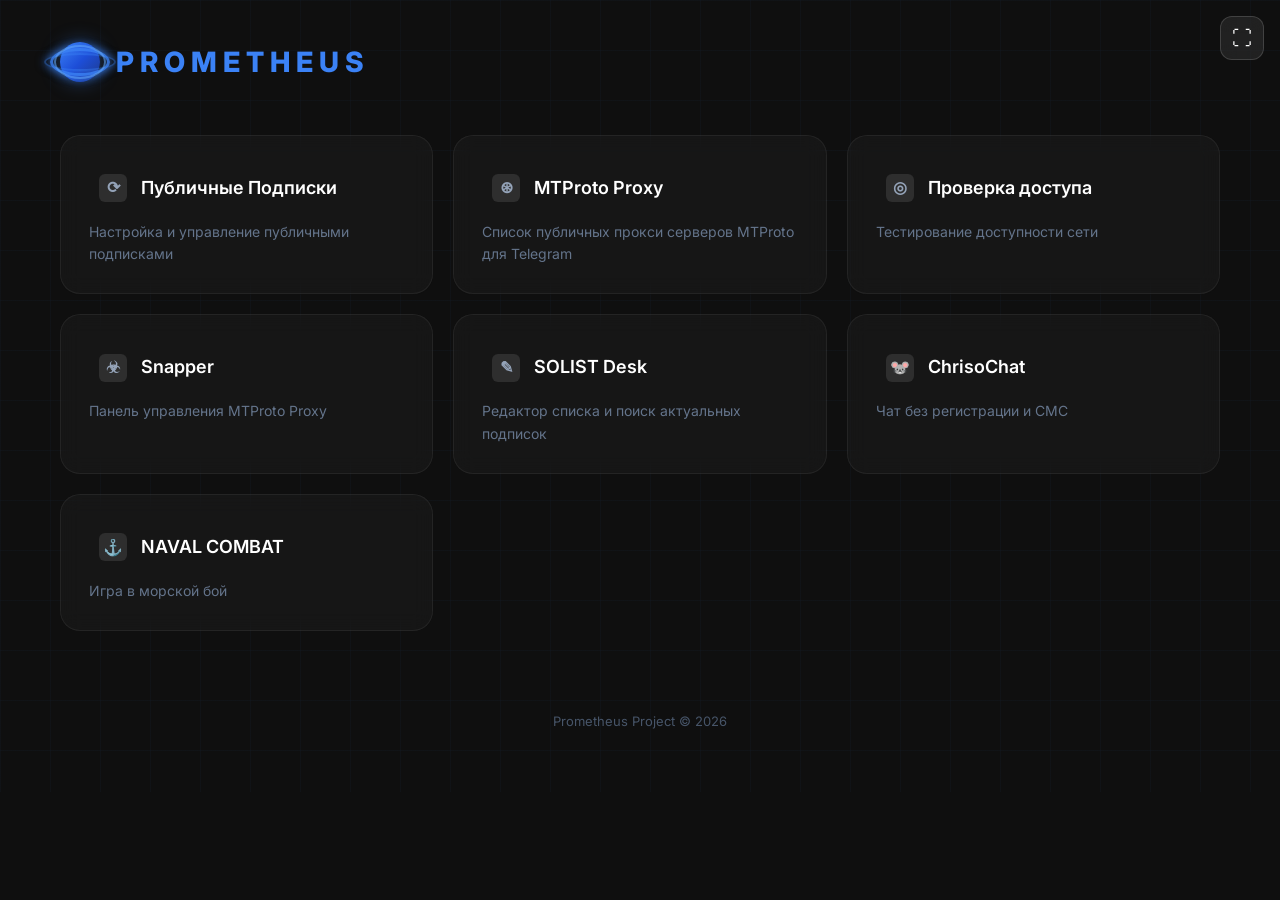
<file: WEB/index.html>
<!DOCTYPE html>
<html lang="ru">
<head>
  <meta charset="UTF-8">
  <meta name="viewport" content="width=device-width, initial-scale=1.0">
  <title>Главная страница</title>
  <link href="https://fonts.googleapis.com/css2?family=Inter:wght@400;600;800&display=swap" rel="stylesheet">
  
  <link rel="stylesheet" href="css/index/index.css">
</head>
<body>
  <button class="fullscreen-btn" id="fullscreenBtn" title="Полноэкранный режим">⛶</button>
  <div class="container">
    <div class="header">
      <div class="logo-wrap">
        <div class="sphere">
          <div class="ring"></div>
          <div class="ring ring2"></div>
          <div class="ring ring3"></div>
        </div>
        <div class="logo">PROMETHEUS</div>
      </div>
      <p class="subtitle"></p>
    </div>
    
    <div class="links-container">
 
      <div class="link-item">
        <a href="SOLIST.html">
          <span class="icon">⟳</span>
          Публичные Подписки
        </a>
        <p>Настройка и управление публичными подписками</p>
      </div>

          

      <div class="link-item">
        <a href="MTProtoInfo.html">
          <span class="icon">⊛</span>
          MTProto Proxy
        </a>
        <p>Список публичных прокси серверов MTProto для Telegram</p>
      </div>

      <div class="link-item">
        <a href="speedtest/index.html">
          <span class="icon">◎</span>
          Проверка доступа
        </a>
        <p>Тестирование доступности сети</p>
      </div>    

      <div class="link-item">
        <a href="snapper.html">
          <span class="icon">☣︎</span>
          Snapper
        </a>
        <p>Панель управления MTProto Proxy</p>
      </div>

      <div class="link-item">
        <a href="solist-admin.html">
          <span class="icon">✎</span>
          SOLIST Desk
        </a>
        <p>Редактор списка и поиск актуальных подписок</p>
      </div>

      <div class="link-item">
        <a href="https://vladvarp.github.io/GrossIn/">
          <span class="icon">🐭</span>
          ChrisoChat
        </a>
        <p>Чат без регистрации и СМС</p>
      </div>    

      <div class="link-item">
        <a href="https://vladvarp.github.io/Naval-Battle/">
          <span class="icon">⚓</span>
          NAVAL COMBAT
        </a>
        <p>Игра в морской бой</p>
      </div>   

    </div>
    <footer class="footer">
      <p>Prometheus Project &copy; 2026</p>
    </footer>
  </div>
  
  <script src="js/index/index.js"></script>
</body>
</html>
</file>
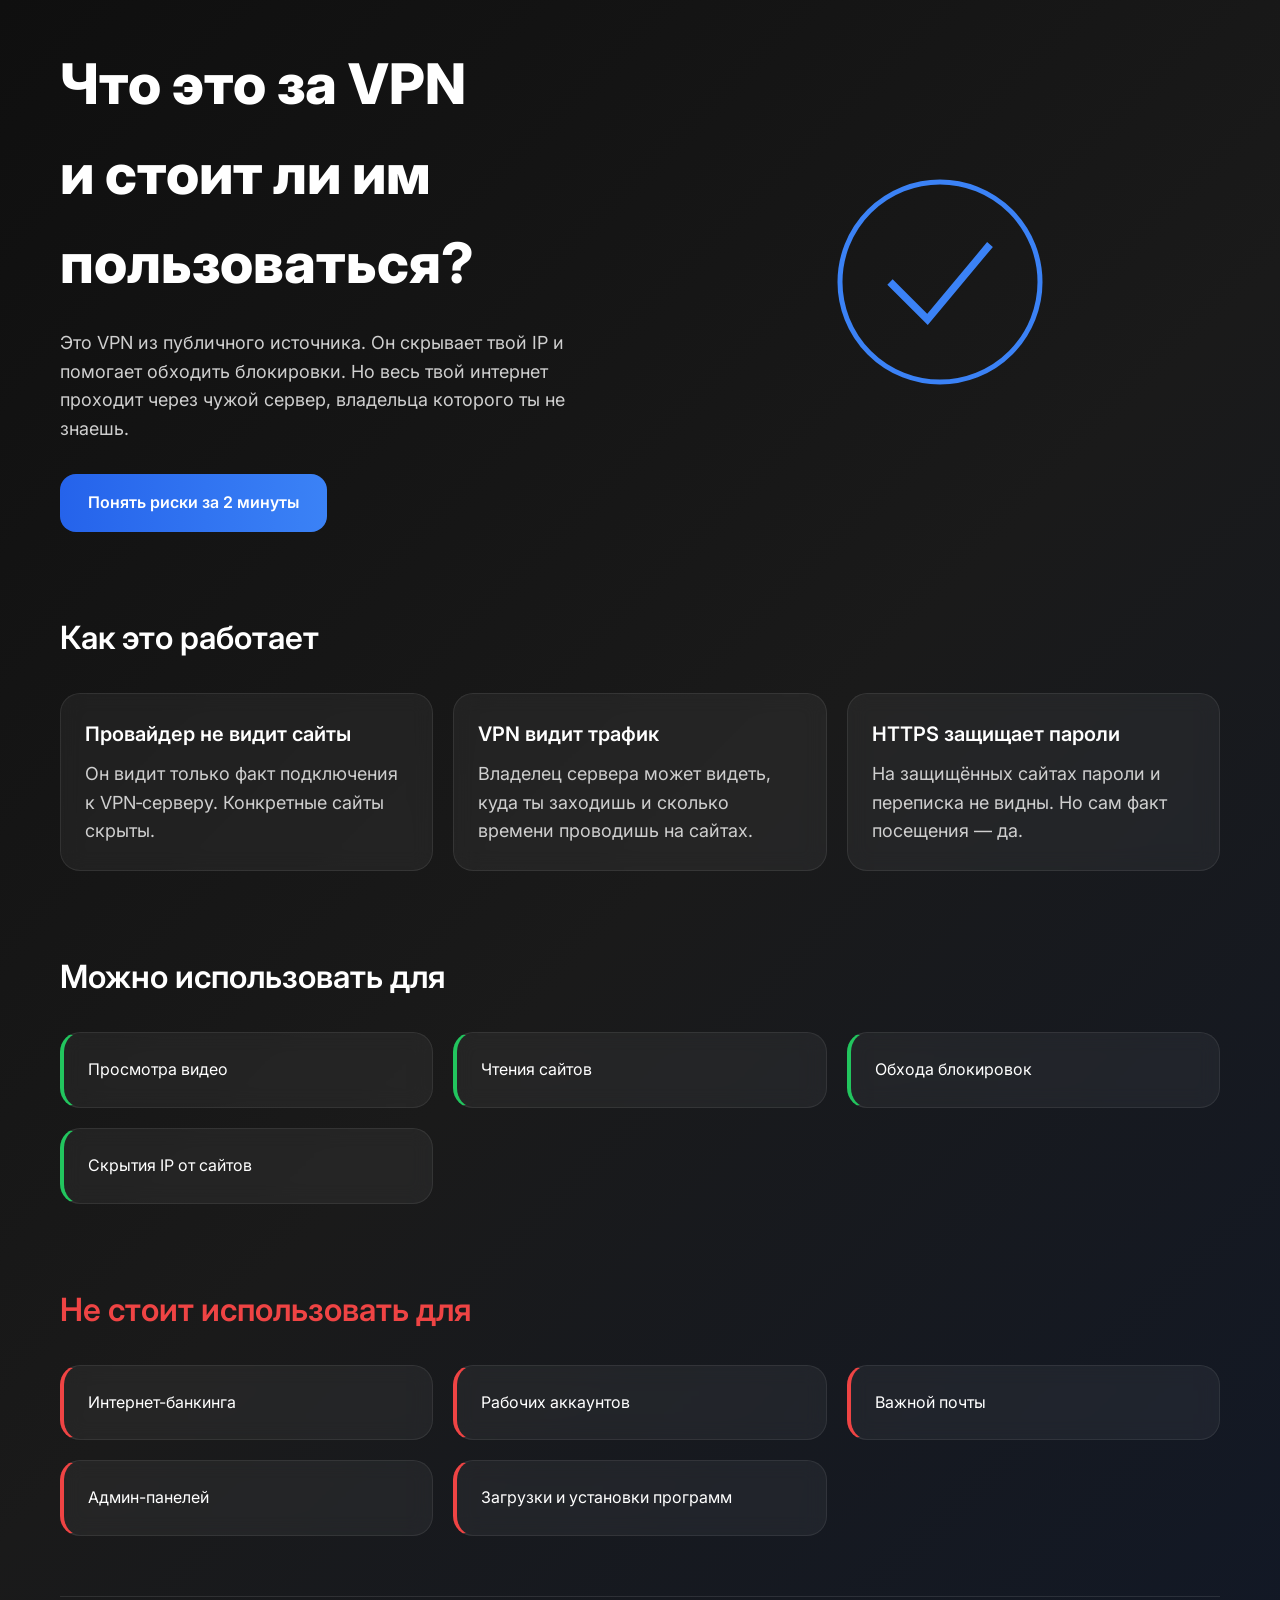
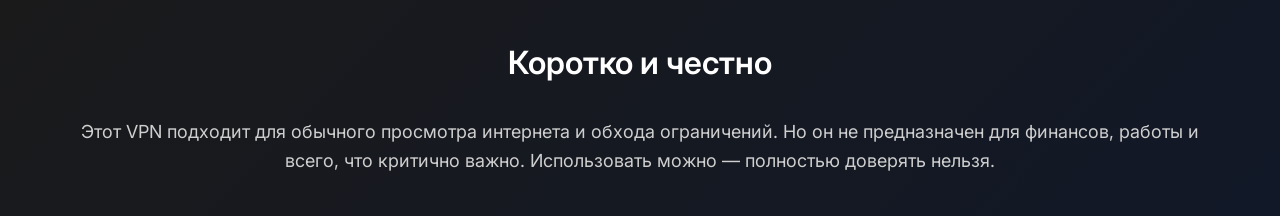
<file: INFO.html>
<!DOCTYPE html>
<html lang="ru">
<head>
  <meta charset="UTF-8">
  <meta name="viewport" content="width=device-width, initial-scale=1.0">
  <title>Что это за VPN и стоит ли им пользоваться</title>
  <link href="https://fonts.googleapis.com/css2?family=Inter:wght@400;600;800&display=swap" rel="stylesheet">
  <style>
    * { box-sizing: border-box; margin: 0; padding: 0; }
    body {
      font-family: 'Inter', sans-serif;
      background: linear-gradient(135deg, #0f0f0f, #1a1a1a, #111827);
      color: #ffffff;
      line-height: 1.6;
    }
    .container {
      max-width: 1200px;
      margin: 0 auto;
      padding: 40px 20px;
    }
    h1 {
      font-size: clamp(32px, 5vw, 56px);
      font-weight: 800;
      margin-bottom: 20px;
    }
    h2 {
      font-size: clamp(24px, 3vw, 32px);
      margin-bottom: 30px;
      font-weight: 600;
    }
    p { color: #cfcfcf; font-size: 18px; }
    .hero {
      display: grid;
      gap: 40px;
      align-items: center;
    }
    .hero-text { max-width: 700px; }
    .btn {
      display: inline-block;
      margin-top: 30px;
      padding: 16px 28px;
      background: linear-gradient(90deg, #2563eb, #3b82f6);
      border-radius: 16px;
      text-decoration: none;
      color: #fff;
      font-weight: 600;
      transition: 0.3s ease;
    }
    .btn:hover { transform: translateY(-3px); box-shadow: 0 10px 25px rgba(59,130,246,0.4); }
    .grid {
      display: grid;
      gap: 20px;
    }
    .cards-3 { grid-template-columns: repeat(auto-fit, minmax(260px, 1fr)); }
    .cards-2 { grid-template-columns: repeat(auto-fit, minmax(280px, 1fr)); }
    .card {
      background: rgba(255,255,255,0.05);
      border: 1px solid rgba(255,255,255,0.08);
      padding: 24px;
      border-radius: 20px;
      backdrop-filter: blur(10px);
      transition: 0.3s ease;
    }
    .card:hover {
      transform: translateY(-5px);
      border-color: rgba(59,130,246,0.6);
    }
    .card h3 {
      margin-bottom: 10px;
      font-size: 20px;
      font-weight: 600;
    }
    .safe { border-left: 4px solid #22c55e; }
    .danger { border-left: 4px solid #ef4444; }
    .final {
      text-align: center;
      margin-top: 60px;
      padding-top: 40px;
      border-top: 1px solid rgba(255,255,255,0.1);
    }
    @media (min-width: 768px) {
      .hero { grid-template-columns: 1fr 1fr; }
    }
  </style>
</head>
<body>

  <div class="container">

    <section class="hero">
      <div class="hero-text">
        <h1>Что это за VPN<br>и стоит ли им пользоваться?</h1>
        <p>
          Это VPN из публичного источника. Он скрывает твой IP и помогает обходить блокировки.
          Но весь твой интернет проходит через чужой сервер, владельца которого ты не знаешь.
        </p>
        <a href="#risks" class="btn">Понять риски за 2 минуты</a>
      </div>
      <div>
        <svg width="100%" height="250" viewBox="0 0 200 200" fill="none">
          <circle cx="100" cy="100" r="80" stroke="#3b82f6" stroke-width="4"/>
          <path d="M60 100 L90 130 L140 70" stroke="#3b82f6" stroke-width="6" fill="none"/>
        </svg>
      </div>
    </section>

    <section style="margin-top:80px;">
      <h2>Как это работает</h2>
      <div class="grid cards-3">
        <div class="card">
          <h3>Провайдер не видит сайты</h3>
          <p>Он видит только факт подключения к VPN‑серверу. Конкретные сайты скрыты.</p>
        </div>
        <div class="card">
          <h3>VPN видит трафик</h3>
          <p>Владелец сервера может видеть, куда ты заходишь и сколько времени проводишь на сайтах.</p>
        </div>
        <div class="card">
          <h3>HTTPS защищает пароли</h3>
          <p>На защищённых сайтах пароли и переписка не видны. Но сам факт посещения — да.</p>
        </div>
      </div>
    </section>

    <section style="margin-top:80px;">
      <h2>Можно использовать для</h2>
      <div class="grid cards-2">
        <div class="card safe">Просмотра видео</div>
        <div class="card safe">Чтения сайтов</div>
        <div class="card safe">Обхода блокировок</div>
        <div class="card safe">Скрытия IP от сайтов</div>
      </div>
    </section>

    <section id="risks" style="margin-top:80px;">
      <h2 style="color:#ef4444;">Не стоит использовать для</h2>
      <div class="grid cards-2">
        <div class="card danger">Интернет-банкинга</div>
        <div class="card danger">Рабочих аккаунтов</div>
        <div class="card danger">Важной почты</div>
        <div class="card danger">Админ-панелей</div>
        <div class="card danger">Загрузки и установки программ</div>
      </div>
    </section>

    <section class="final">
      <h2>Коротко и честно</h2>
      <p>
        Этот VPN подходит для обычного просмотра интернета и обхода ограничений.
        Но он не предназначен для финансов, работы и всего, что критично важно.
        Использовать можно — полностью доверять нельзя.
      </p>
    </section>

  </div>

</body>
</html>
</file>
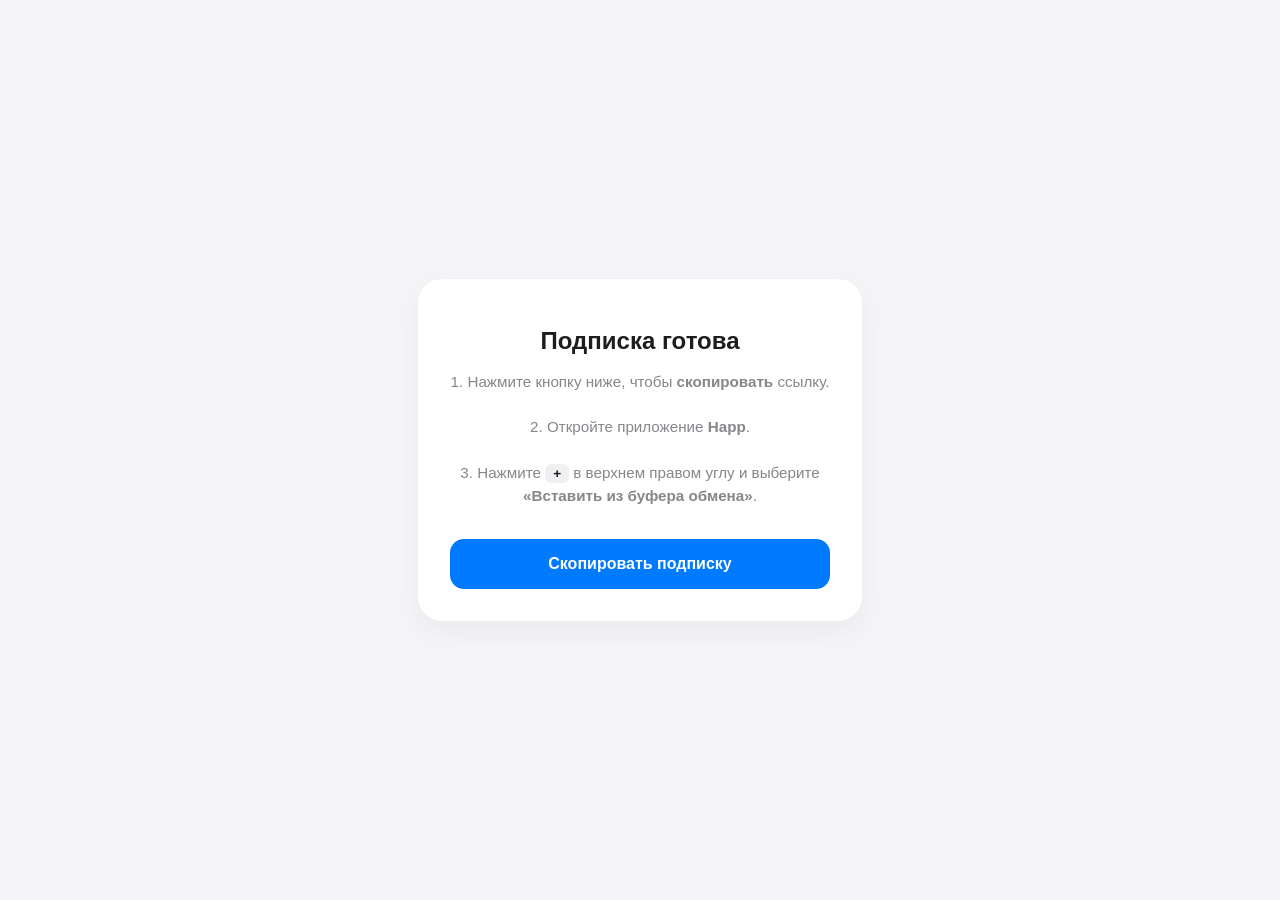
<file: MIG.html>
<!DOCTYPE html>
<html lang="ru">
<head>
    <meta charset="UTF-8">
    <meta name="viewport" content="width=device-width, initial-scale=1.0">
    <title>Настройка подписки Happ</title>
    <style>
        :root {
            --primary-color: #007AFF;
            --bg-color: #f5f5f7;
            --card-bg: #ffffff;
            --text-main: #1d1d1f;
            --text-secondary: #86868b;
        }

        body {
            font-family: -apple-system, BlinkMacSystemFont, "Segoe UI", Roboto, Helvetica, Arial, sans-serif;
            background-color: var(--bg-color);
            color: var(--text-main);
            display: flex;
            justify-content: center;
            align-items: center;
            height: 100vh;
            margin: 0;
            -webkit-font-smoothing: antialiased;
        }

        .card {
            background: var(--card-bg);
            padding: 2rem;
            border-radius: 24px;
            box-shadow: 0 10px 30px rgba(0,0,0,0.05);
            max-width: 380px;
            width: 90%;
            text-align: center;
        }

        h1 {
            font-size: 1.5rem;
            font-weight: 600;
            margin-bottom: 1rem;
        }

        .instructions {
            font-size: 0.95rem;
            line-height: 1.5;
            color: var(--text-secondary);
            margin-bottom: 2rem;
        }

        .step-badge {
            background: #f0f0f2;
            color: var(--text-main);
            padding: 2px 8px;
            border-radius: 6px;
            font-weight: 600;
            font-size: 0.85rem;
        }

        .btn {
            background-color: var(--primary-color);
            color: white;
            border: none;
            padding: 16px 32px;
            font-size: 1rem;
            font-weight: 600;
            border-radius: 14px;
            cursor: pointer;
            transition: transform 0.2s, background-color 0.2s;
            width: 100%;
        }

        .btn:active {
            transform: scale(0.98);
            background-color: #0063cc;
        }

        .toast {
            position: fixed;
            bottom: 30px;
            left: 50%;
            transform: translateX(-50%) translateY(100px);
            background: #333;
            color: white;
            padding: 12px 24px;
            border-radius: 50px;
            font-size: 0.9rem;
            transition: transform 0.3s ease;
        }

        .toast.show {
            transform: translateX(-50%) translateY(0);
        }
    </style>
</head>
<body>

    <div class="card">
        <h1>Подписка готова</h1>
        <p class="instructions">
            1. Нажмите кнопку ниже, чтобы <b>скопировать</b> ссылку.<br><br>
            2. Откройте приложение <b>Happ</b>.<br><br>
            3. Нажмите <span class="step-badge">+</span> в верхнем правом углу и выберите <br><b>«Вставить из буфера обмена»</b>.
        </p>
        
        <button class="btn" onclick="copySubscription()">Скопировать подписку</button>
    </div>

    <div id="toast" class="toast">Ссылка скопирована!</div>

    <script>
        function copySubscription() {
            const url = "https://raw.githubusercontent.com/vladvarp/Prometheus/refs/heads/main/WhiteList/vless.txt";
            
            navigator.clipboard.writeText(url).then(() => {
                const toast = document.getElementById('toast');
                toast.classList.add('show');
                
                setTimeout(() => {
                    toast.classList.remove('show');
                }, 2500);
            }).catch(err => {
                console.error('Ошибка копирования: ', err);
                alert('Не удалось скопировать автоматически. Скопируйте вручную: ' + url);
            });
        }
    </script>

</body>
</html>
</file>
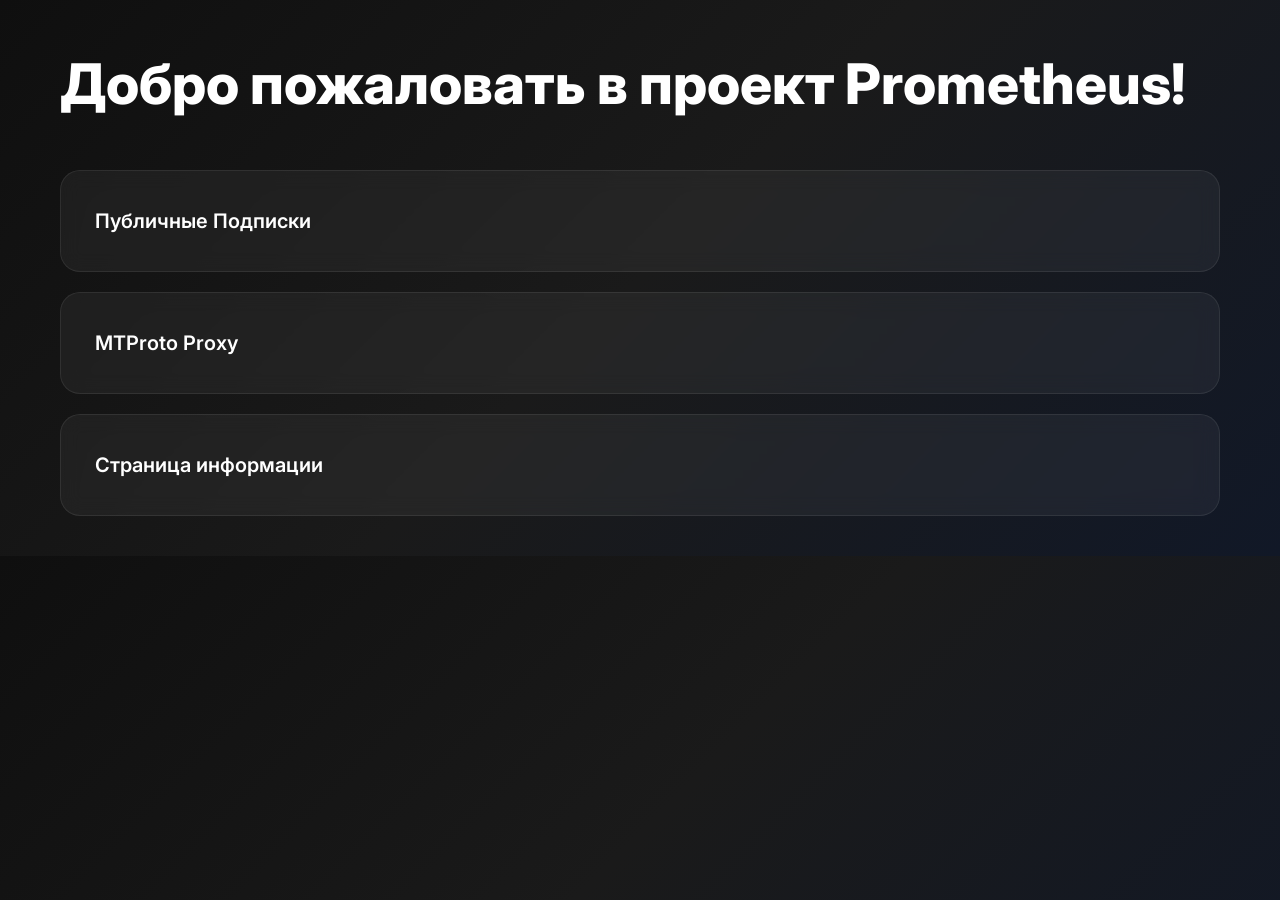
<file: WEB/indexh.html>
<!DOCTYPE html>
<html lang="ru">
<head>
  <meta charset="UTF-8">
  <meta name="viewport" content="width=device-width, initial-scale=1.0">
  <title>Главная страница</title>
  <link href="https://fonts.googleapis.com/css2?family=Inter:wght@400;600;800&display=swap" rel="stylesheet">
  <style>
    * { box-sizing: border-box; margin: 0; padding: 0; }
    body {
      font-family: 'Inter', sans-serif;
      background: linear-gradient(135deg, #0f0f0f, #1a1a1a, #111827);
      color: #ffffff;
      line-height: 1.6;
    }
    .container {
      max-width: 1200px;
      margin: 0 auto;
      padding: 40px 20px;
    }
    h1 {
      font-size: clamp(32px, 5vw, 56px);
      font-weight: 800;
      margin-bottom: 20px;
    }
    .links-container {
      display: grid;
      gap: 20px;
      margin-top: 40px;
    }
    .link-item {
      background: rgba(255,255,255,0.05);
      border: 1px solid rgba(255,255,255,0.08);
      padding: 24px;
      border-radius: 20px;
      backdrop-filter: blur(10px);
      transition: 0.3s ease;
    }
    .link-item:hover {
      transform: translateY(-5px);
      border-color: rgba(59,130,246,0.6);
    }
    .link-item a {
      text-decoration: none;
      color: #ffffff;
      font-size: 20px;
      font-weight: 600;
      display: block;
      padding: 10px;
    }
    .link-item a:hover {
      color: #3b82f6;
    }
    .link-item p {
      margin: 5px 0 0 0;
      color: #cfcfcf;
      font-size: 18px;
    }
  </style>
</head>
<body>
  <div class="container">
    <h1>Добро пожаловать в проект Prometheus!</h1>
    
    <div class="links-container">
     
      <div class="link-item">
        <a href="SOLIST.html">Публичные Подписки</a>
      </div>
      
      <div class="link-item">
        <a href="MTProtoInfo.html">MTProto Proxy</a>
      </div>

      <div class="link-item">
        <a href="INFO.html">Страница информации</a>
      </div>    

    </div>
  </div>
</body>
</html>
</file>
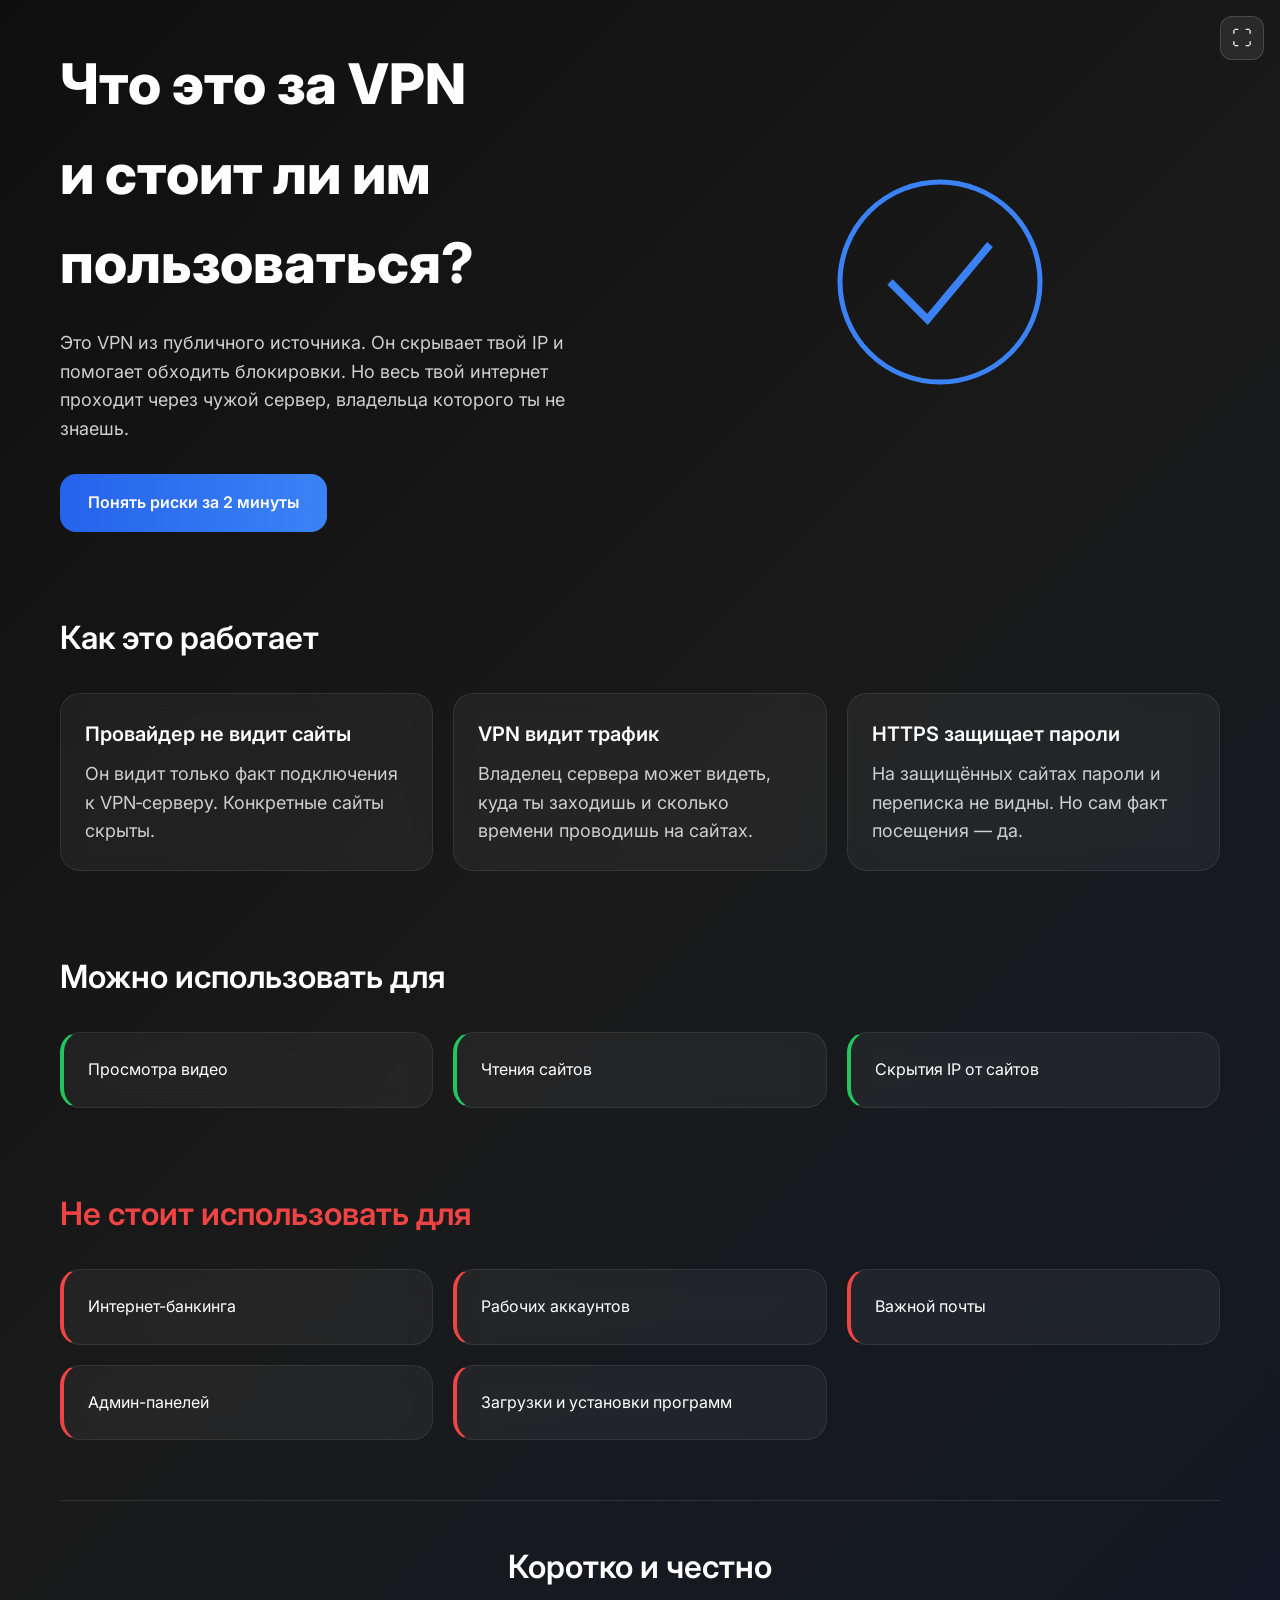
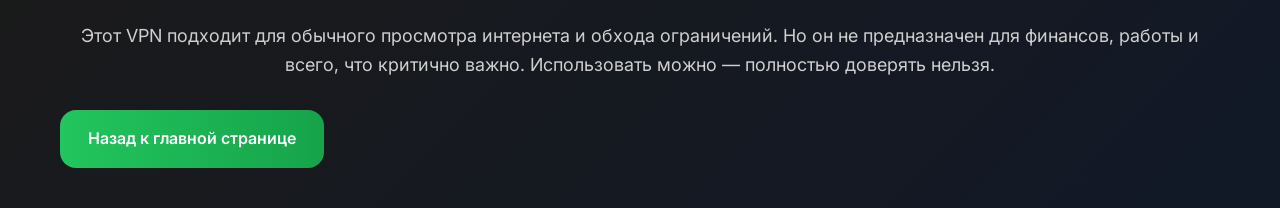
<file: WEB/INFO.html>
<!DOCTYPE html>
<html lang="ru">
<head>
  <meta charset="UTF-8">
  <meta name="viewport" content="width=device-width, initial-scale=1.0">
  <title>Что это за VPN и стоит ли им пользоваться</title>
  <link href="https://fonts.googleapis.com/css2?family=Inter:wght@400;600;800&display=swap" rel="stylesheet">
  
  <link rel="stylesheet" href="css/info/info.css">
</head>
<body>
  <button class="fullscreen-btn" id="fullscreenBtn" title="Полноэкранный режим">⛶</button>

  <div class="container">

    <section class="hero">
      <div class="hero-text">
        <h1>Что это за VPN<br>и стоит ли им пользоваться?</h1>
        <p>
          Это VPN из публичного источника. Он скрывает твой IP и помогает обходить блокировки.
          Но весь твой интернет проходит через чужой сервер, владельца которого ты не знаешь.
        </p>
        <a href="#risks" class="btn">Понять риски за 2 минуты</a>
      </div>
      <div>
        <svg width="100%" height="250" viewBox="0 0 200 200" fill="none">
          <circle cx="100" cy="100" r="80" stroke="#3b82f6" stroke-width="4"/>
          <path d="M60 100 L90 130 L140 70" stroke="#3b82f6" stroke-width="6" fill="none"/>
        </svg>
      </div>
    </section>

    <section style="margin-top:80px;">
      <h2>Как это работает</h2>
      <div class="grid cards-3">
        <div class="card">
          <h3>Провайдер не видит сайты</h3>
          <p>Он видит только факт подключения к VPN‑серверу. Конкретные сайты скрыты.</p>
        </div>
        <div class="card">
          <h3>VPN видит трафик</h3>
          <p>Владелец сервера может видеть, куда ты заходишь и сколько времени проводишь на сайтах.</p>
        </div>
        <div class="card">
          <h3>HTTPS защищает пароли</h3>
          <p>На защищённых сайтах пароли и переписка не видны. Но сам факт посещения — да.</p>
        </div>
      </div>
    </section>

    <section style="margin-top:80px;">
      <h2>Можно использовать для</h2>
      <div class="grid cards-2">
        <div class="card safe">Просмотра видео</div>
        <div class="card safe">Чтения сайтов</div>
        <div class="card safe">Скрытия IP от сайтов</div>
      </div>
    </section>

    <section id="risks" style="margin-top:80px;">
      <h2 style="color:#ef4444;">Не стоит использовать для</h2>
      <div class="grid cards-2">
        <div class="card danger">Интернет-банкинга</div>
        <div class="card danger">Рабочих аккаунтов</div>
        <div class="card danger">Важной почты</div>
        <div class="card danger">Админ-панелей</div>
        <div class="card danger">Загрузки и установки программ</div>
      </div>
    </section>

    <section class="final">
      <h2>Коротко и честно</h2>
      <p>
        Этот VPN подходит для обычного просмотра интернета и обхода ограничений.
        Но он не предназначен для финансов, работы и всего, что критично важно.
        Использовать можно — полностью доверять нельзя.
      </p>
    </section>

    <a href="index.html" class="back-link">Назад к главной странице</a>
  </div>

  
  <script src="js/info/info.js"></script>
</body>
</html>
</file>
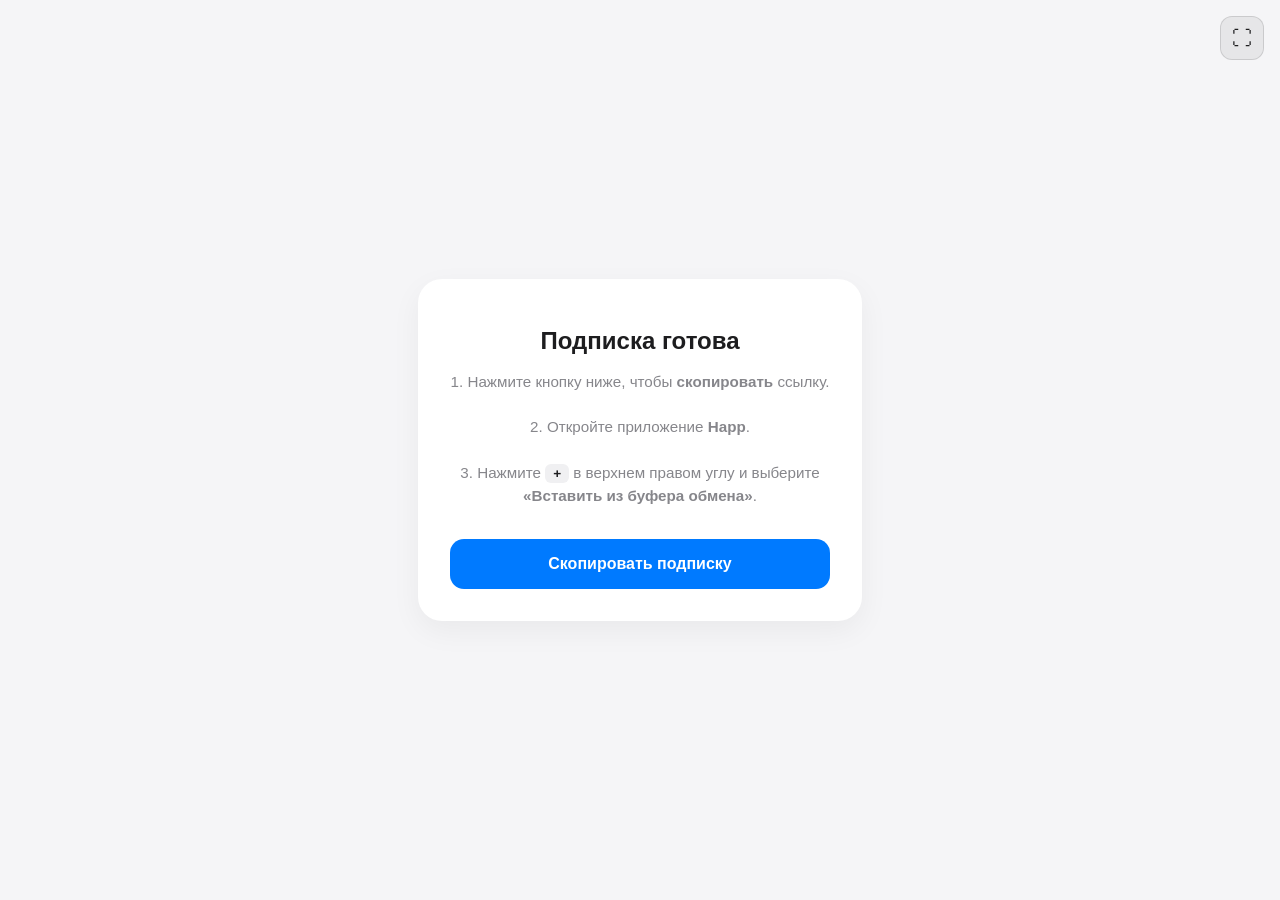
<file: WEB/MIG.html>
<!DOCTYPE html>
<html lang="ru">
<head>
    <meta charset="UTF-8">
    <meta name="viewport" content="width=device-width, initial-scale=1.0">
    <title>Настройка подписки Happ</title>
    
  <link rel="stylesheet" href="css/mig/mig.css">
</head>
<body>
    <button class="fullscreen-btn" id="fullscreenBtn" title="Полноэкранный режим">⛶</button>

    <div class="card">
        <h1>Подписка готова</h1>
        <p class="instructions">
            1. Нажмите кнопку ниже, чтобы <b>скопировать</b> ссылку.<br><br>
            2. Откройте приложение <b>Happ</b>.<br><br>
            3. Нажмите <span class="step-badge">+</span> в верхнем правом углу и выберите <br><b>«Вставить из буфера обмена»</b>.
        </p>
        
        <button class="btn" onclick="copySubscription()">Скопировать подписку</button>
    </div>

    <div id="toast" class="toast">Ссылка скопирована!</div>

    

    

  <script src="js/mig/mig-1.js"></script>
  <script src="js/mig/mig-2.js"></script>
</body>
</html>
</file>
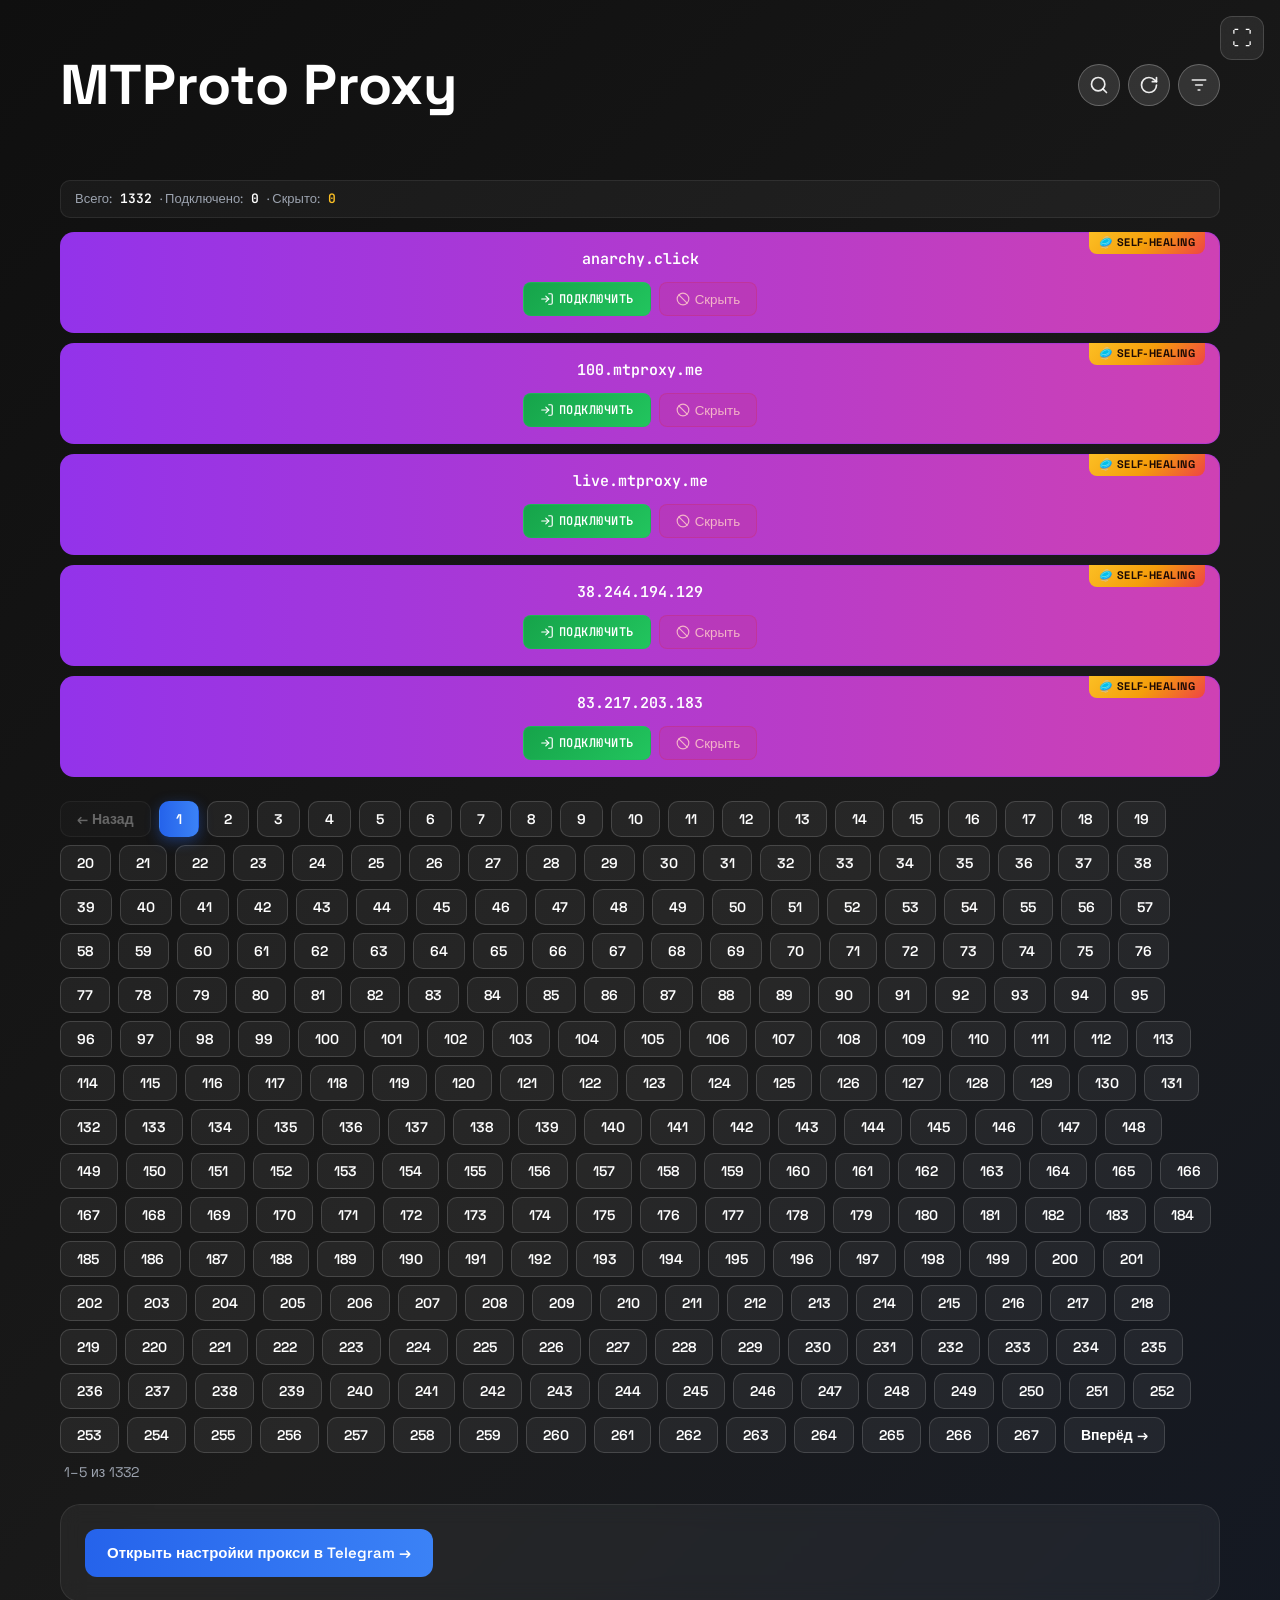
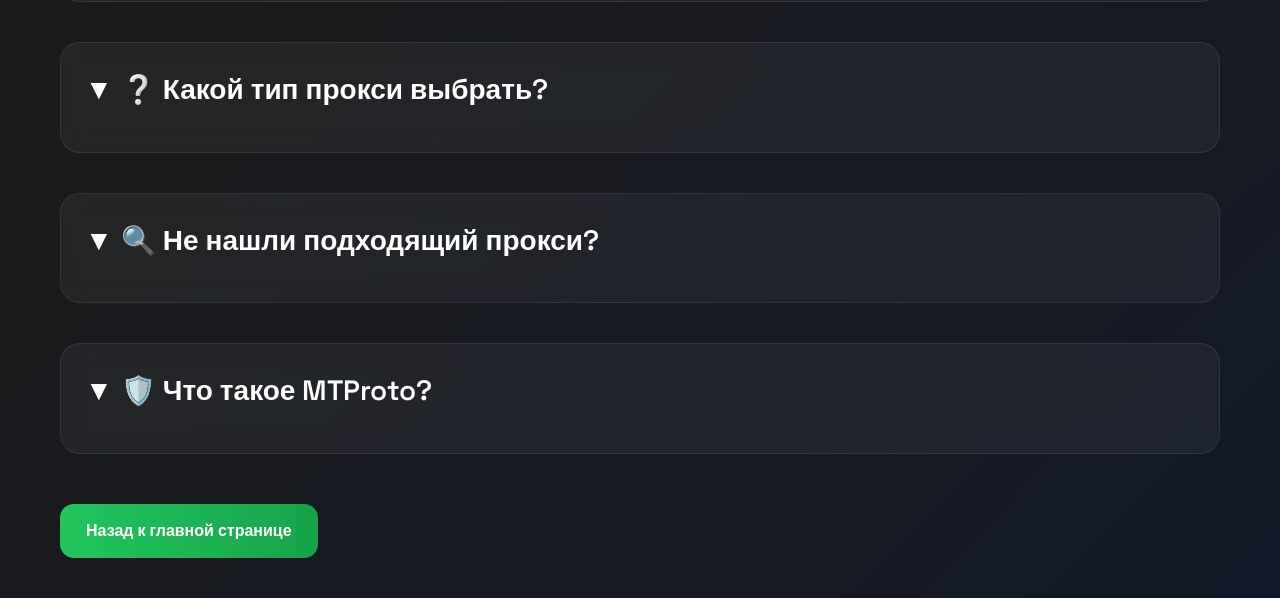
<file: WEB/MTProtoInfo.html>
<!DOCTYPE html>
<html lang="ru">
<head>
  <meta charset="UTF-8">
  <meta name="viewport" content="width=device-width, initial-scale=1.0">
  <title>Информация о MTProto</title>
  <link href="https://fonts.googleapis.com/css2?family=Space+Grotesk:wght@400;600;700&family=JetBrains+Mono:wght@400;600&display=swap" rel="stylesheet">
  <style>

    * { box-sizing: border-box; margin: 0; padding: 0; }
    body {
      font-family: 'Space Grotesk', sans-serif;
      background: linear-gradient(135deg, #0f0f0f, #1a1a1a, #111827);
      color: #ffffff;
      line-height: 1.6;
    }
    .container {
      max-width: 1200px;
      margin: 0 auto;
      padding: 40px 20px;
    }
    h1 { font-size: clamp(32px, 5vw, 56px); font-weight: 700; margin-bottom: 20px; }
    .header-row {
      display: flex;
      align-items: center;
      justify-content: space-between;
      gap: 16px;
      margin-bottom: 20px;
    }
    .header-row h1 { margin-bottom: 0; }
    h2 { font-size: clamp(20px, 3vw, 28px); margin-bottom: 16px; font-weight: 600; }
    p { color: #cfcfcf; font-size: 17px; }
    .info-section {
      background: rgba(255,255,255,0.05);
      border: 1px solid rgba(255,255,255,0.08);
      padding: 24px;
      border-radius: 20px;
      margin: 20px 0;
      backdrop-filter: blur(10px);
    }
    .info-section ul { color: #cfcfcf; font-size: 17px; margin-top: 10px; padding-left: 20px; }
    .info-section li { margin: 6px 0; }

    .proxy-section { margin-top: 30px; }
    .proxy-section > p { margin-bottom: 14px; }
    .proxy-section .info-bar {
      display: flex;
      align-items: center;
      gap: 8px;
      padding: 8px 14px;
      margin-bottom: 14px;
      background: rgba(255,255,255,0.04);
      border: 1px solid rgba(255,255,255,0.08);
      border-radius: 10px;
      font-size: 13px;
      color: #9ca3af;
    }
    .proxy-section .info-bar .count {
      color: #fff;
      font-weight: 600;
      font-family: 'JetBrains Mono', monospace;
    }
    .proxy-section .info-bar .hidden {
      color: #fbbf24;
    }
    .proxy-list { display: flex; flex-direction: column; gap: 10px; min-height: 10px; }

    /* ── Поиск ── */
    .header-actions {
      display: flex;
      gap: 8px;
      flex-shrink: 0;
    }
    .icon-btn {
      width: 42px;
      height: 42px;
      border-radius: 50%;
      border: 1px solid rgba(255,255,255,0.25);
      background: rgba(255,255,255,0.12);
      color: rgba(255,255,255,0.9);
      cursor: pointer;
      display: flex;
      align-items: center;
      justify-content: center;
      transition: 0.2s;
      flex-shrink: 0;
    }
    .icon-btn svg { width: 20px; height: 20px; }
    .icon-btn:hover { background: rgba(255,255,255,0.14); border-color: rgba(255,255,255,0.3); color: #fff; }
    .icon-btn.active { background: linear-gradient(90deg, #2563eb, #3b82f6); border-color: transparent; color: #fff; }
    .icon-btn.active-green { background: linear-gradient(90deg, #16a34a, #22c55e); border-color: transparent; color: #fff; }
    .icon-btn.active-red { background: linear-gradient(90deg, #dc2626, #ef4444); border-color: transparent; color: #fff; }

    .search-container {
      max-height: 0;
      overflow: hidden;
      transition: max-height 0.4s cubic-bezier(0.4,0,0.2,1);
    }
    .search-container.open {
      max-height: 400px;
    }
    .search-bar {
      position: relative;
      margin-top: 10px;
    }
    .search-input {
      width: 100%;
      padding: 12px 16px 12px 40px;
      border-radius: 12px;
      border: 1px solid rgba(255,255,255,0.15);
      background: rgba(255,255,255,0.08);
      color: #fff;
      font-size: 15px;
      font-family: 'Space Grotesk', sans-serif;
      outline: none;
      transition: 0.2s;
    }
    .search-input::placeholder { color: rgba(255,255,255,0.4); }
    .search-input:focus { border-color: #3b82f6; background: rgba(255,255,255,0.12); box-shadow: 0 0 0 3px rgba(59,130,246,0.25); }
    .search-icon {
      position: absolute;
      left: 12px;
      top: 50%;
      transform: translateY(-50%);
      pointer-events: none;
      opacity: 0.4;
      display: flex;
      align-items: center;
    }
    .search-icon svg { width: 16px; height: 16px; }
    .search-clear {
      position: absolute;
      right: 10px;
      top: 50%;
      transform: translateY(-50%);
      background: none;
      border: none;
      color: rgba(255,255,255,0.5);
      font-size: 18px;
      cursor: pointer;
      display: none;
      padding: 4px;
      line-height: 1;
    }
    .search-clear.visible { display: block; }
    .search-clear:hover { color: #fff; }

    .search-suggestions-wrap {
      max-height: 0;
      overflow: hidden;
      transition: max-height 0.35s cubic-bezier(0.4,0,0.2,1);
    }
    .search-suggestions-wrap.open {
      max-height: 300px;
    }
    .search-suggestions {
      margin-top: 6px;
      background: #1e293b;
      border: 1px solid rgba(255,255,255,0.12);
      border-radius: 12px;
      overflow-y: auto;
      box-shadow: 0 12px 32px rgba(0,0,0,0.5);
    }
    .suggestion-item {
      padding: 10px 16px;
      cursor: pointer;
      font-family: 'JetBrains Mono', monospace;
      font-size: 14px;
      color: #cfcfcf;
      transition: 0.15s;
      display: flex;
      align-items: center;
      gap: 8px;
    }
    .suggestion-item:hover, .suggestion-item.active { background: rgba(59,130,246,0.2); color: #fff; }
    .suggestion-item:first-child { border-radius: 12px 12px 0 0; }
    .suggestion-item:last-child { border-radius: 0 0 12px 12px; }
    .suggestion-item mark { background: rgba(59,130,246,0.4); color: #fff; border-radius: 2px; padding: 0 1px; }
    .suggestion-badge {
      font-size: 10px;
      padding: 1px 6px;
      border-radius: 4px;
      font-family: 'Space Grotesk', sans-serif;
      font-weight: 700;
      flex-shrink: 0;
    }
    .suggestion-badge.badge-top { background: linear-gradient(135deg, #f9a8d4, #c084fc, #fbbf24); color: #1c0a2e; }
    .suggestion-badge.badge-new { background: linear-gradient(135deg, #fbbf24, #f59e0b); color: #1c1008; }
    .suggestion-badge.badge-best { background: linear-gradient(135deg, #a5b4fc, #818cf8); color: #0f172a; }
    .suggestion-badge.badge-vip { background: linear-gradient(135deg, #fbbf24, #f59e0b, #ef4444); color: #1c0a05; }
    .suggestion-badge.badge-hot { background: linear-gradient(135deg, #ef4444, #f97316); color: #fff; }
    .suggestion-badge.badge-cool { background: linear-gradient(135deg, #06b6d4, #3b82f6); color: #fff; }
    .suggestion-badge.badge-warm { background: linear-gradient(135deg, #f97316, #eab308); color: #1c0a00; }
    .suggestion-badge.badge-elite { background: linear-gradient(135deg, #a855f7, #ec4899); color: #fff; }
    .suggestion-badge.badge-pro { background: linear-gradient(135deg, #10b981, #14b8a6); color: #fff; }
    .suggestion-badge.badge-free { background: linear-gradient(135deg, #64748b, #94a3b8); color: #fff; }
    .suggestion-badge.badge-test { background: linear-gradient(135deg, #8b5cf6, #a78bfa); color: #fff; }
    .suggestion-badge.badge-default { background: linear-gradient(135deg, #475569, #64748b); color: #fff; }
    .suggestion-badge.badge-none { background: linear-gradient(135deg, #1f2937, #374151); color: #fff; }
    .search-no-results {
      padding: 14px 16px;
      color: #6b7280;
      font-size: 14px;
      text-align: center;
    }

    /* Proxy card — default */
    .proxy-button {
      display: flex;
      flex-direction: column;
      align-items: center;
      gap: 12px;
      width: 100%;
      padding: 16px 22px;
      background: linear-gradient(90deg, #1d4ed8, #2563eb);
      border-radius: 14px;
      color: #fff;
      border: 1px solid rgba(255,255,255,0.1);
      text-align: center;
      transition: transform 0.2s ease, box-shadow 0.2s ease;
      position: relative;
    }
    .proxy-button.visible {
      transform: translateY(0);
    }
    .proxy-button.hiding {
      transform: translateY(-8px);
    }
    .proxy-button:hover {
      transition-delay: 0ms !important;
      transform: translateY(-2px);
      box-shadow: 0 8px 22px rgba(37,99,235,0.45);
    }

    /* Priority card — "Новые" */
    .proxy-button.priority {
      background: linear-gradient(90deg,
        #92400e,
        #b45309,
        #d97706,
        #c26a10,
        #b45309,
        #92400e
      );
      background-size: 300% 100%;
      animation: shimmer-priority 8s linear infinite;
      border-color: rgba(251,191,36,0.35);
      box-shadow: 0 0 0 1px rgba(251,191,36,0.15);
    }
    .proxy-button.priority:hover {
      box-shadow: 0 8px 28px rgba(217,119,6,0.45);
    }
    @keyframes shimmer-priority {
      0%   { background-position: 0% 0%; }
      100% { background-position: 300% 0%; }
    }

    /* Priority card — "Лучшие" */
    .proxy-button.best {
      background: linear-gradient(90deg,
        #1e3a5f,
        #1d4ed8,
        #6366f1,
        #4f63d2,
        #1d4ed8,
        #1e3a5f
      );
      background-size: 300% 100%;
      animation: shimmer-best 8s linear infinite;
      border-color: rgba(165,180,252,0.35);
      box-shadow: 0 0 0 1px rgba(165,180,252,0.15);
    }
    .proxy-button.best:hover {
      box-shadow: 0 8px 28px rgba(99,102,241,0.45);
    }
    @keyframes shimmer-best {
      0%   { background-position: 0% 0%; }
      100% { background-position: 300% 0%; }
    }

    /* Priority card — "Новый и Лучший" (комбо, высший) */
    .proxy-button.top {
      background: linear-gradient(90deg,
        #5b21b6,
        #7c3aed,
        #a855f7,
        #d946ef,
        #ec4899,
        #f97316,
        #f59e0b,
        #f97316,
        #ec4899,
        #d946ef,
        #a855f7,
        #7c3aed,
        #5b21b6
      );
      background-size: 300% 100%;
      animation: shimmer 5s linear infinite;
      border-color: rgba(251,191,36,0.5);
      box-shadow: 0 0 0 1px rgba(236,72,153,0.25);
    }
    .proxy-button.top:hover {
      box-shadow: 0 8px 32px rgba(168,85,247,0.6);
    }
    @keyframes shimmer {
      0%   { background-position: 0% 0%; }
      100% { background-position: 300% 0%; }
    }

    /* Card styles: VIP */
    .proxy-button.vip {
      background: linear-gradient(90deg, #fbbf24, #f59e0b, #ef4444, #f59e0b, #fbbf24);
      background-size: 300% 100%;
      animation: shimmer-vip 6s linear infinite;
      border-color: rgba(251,191,36,0.5);
    }
    .proxy-button.vip:hover { box-shadow: 0 8px 28px rgba(245,158,11,0.5); }
    @keyframes shimmer-vip { 0% { background-position: 0% 0%; } 100% { background-position: 300% 0%; } }

    /* Card styles: HOT */
    .proxy-button.hot {
      background: linear-gradient(90deg, #dc2626, #f97316, #dc2626);
      background-size: 300% 100%;
      animation: shimmer-hot 4s linear infinite;
      border-color: rgba(239,68,68,0.5);
    }
    .proxy-button.hot:hover { box-shadow: 0 8px 28px rgba(239,68,68,0.5); }
    @keyframes shimmer-hot { 0% { background-position: 0% 0%; } 100% { background-position: 300% 0%; } }

    /* Card styles: COOL */
    .proxy-button.cool {
      background: linear-gradient(90deg, #06b6d4, #3b82f6, #06b6d4);
      background-size: 300% 100%;
      animation: shimmer-cool 6s linear infinite;
      border-color: rgba(6,182,212,0.5);
    }
    .proxy-button.cool:hover { box-shadow: 0 8px 28px rgba(6,182,212,0.5); }
    @keyframes shimmer-cool { 0% { background-position: 0% 0%; } 100% { background-position: 300% 0%; } }

    /* Card styles: WARM */
    .proxy-button.warm {
      background: linear-gradient(90deg, #ea580c, #fbbf24, #ea580c);
      background-size: 300% 100%;
      animation: shimmer-warm 5s linear infinite;
      border-color: rgba(234,135,26,0.5);
    }
    .proxy-button.warm:hover { box-shadow: 0 8px 28px rgba(234,135,26,0.5); }
    @keyframes shimmer-warm { 0% { background-position: 0% 0%; } 100% { background-position: 300% 0%; } }

    /* Card styles: ELITE */
    .proxy-button.elite {
      background: linear-gradient(90deg, #9333ea, #ec4899, #9333ea);
      background-size: 300% 100%;
      animation: shimmer-elite 5s linear infinite;
      border-color: rgba(147,51,234,0.5);
    }
    .proxy-button.elite:hover { box-shadow: 0 8px 28px rgba(147,51,234,0.5); }
    @keyframes shimmer-elite { 0% { background-position: 0% 0%; } 100% { background-position: 300% 0%; } }

    /* Card styles: PRO */
    .proxy-button.pro {
      background: linear-gradient(90deg, #14b8a6, #22d3ee, #14b8a6);
      background-size: 300% 100%;
      animation: shimmer-pro 6s linear infinite;
      border-color: rgba(20,184,166,0.5);
    }
    .proxy-button.pro:hover { box-shadow: 0 8px 28px rgba(20,184,166,0.5); }
    @keyframes shimmer-pro { 0% { background-position: 0% 0%; } 100% { background-position: 300% 0%; } }

    /* Card styles: FREE */
    .proxy-button.free {
      background: linear-gradient(90deg, #64748b, #94a3b8, #64748b);
      background-size: 300% 100%;
      animation: shimmer-free 8s linear infinite;
      border-color: rgba(100,116,139,0.5);
    }
    .proxy-button.free:hover { box-shadow: 0 8px 28px rgba(100,116,139,0.5); }
    @keyframes shimmer-free { 0% { background-position: 0% 0%; } 100% { background-position: 300% 0%; } }

    /* Card styles: TEST */
    .proxy-button.test {
      background: linear-gradient(90deg, #8b5cf6, #a78bfa, #8b5cf6);
      background-size: 300% 100%;
      animation: shimmer-test 6s linear infinite;
      border-color: rgba(139,92,246,0.5);
    }
    .proxy-button.test:hover { box-shadow: 0 8px 28px rgba(139,92,246,0.5); }
    @keyframes shimmer-test { 0% { background-position: 0% 0%; } 100% { background-position: 300% 0%; } }

    /* Card styles: DEFAULT */
    .proxy-button.default {
      background: linear-gradient(90deg, #1e293b, #334155, #1e293b);
      background-size: 300% 100%;
      animation: shimmer-default 8s linear infinite;
      border-color: rgba(30,41,59,0.5);
    }
    .proxy-button.default:hover { box-shadow: 0 8px 28px rgba(30,41,59,0.5); }
    @keyframes shimmer-default { 0% { background-position: 0% 0%; } 100% { background-position: 300% 0%; } }

    /* Card styles: NONE */
    .proxy-button.none {
      background: linear-gradient(90deg, #0f172a, #1e293b, #0f172a);
      background-size: 300% 100%;
      animation: shimmer-none 10s linear infinite;
      border-color: rgba(15,23,42,0.5);
    }
    .proxy-button.none:hover { box-shadow: 0 8px 28px rgba(15,23,42,0.5); }
    @keyframes shimmer-none { 0% { background-position: 0% 0%; } 100% { background-position: 300% 0%; } }

    .priority-badge.badge-top {
      background: linear-gradient(135deg, #f9a8d4, #c084fc, #fbbf24);
      color: #1c0a2e;
    }

    .proxy-type-indicator {
      font-weight: 700;
      opacity: 1;
      padding: 1px 5px;
      border-radius: 4px;
      background: rgba(0,0,0,0.3);
      margin-right: 4px;
    }
    .priority-badge {
      position: absolute;
      top: -1px;
      right: 14px;
      font-size: 11px;
      font-weight: 700;
      padding: 2px 10px;
      border-radius: 0 0 8px 8px;
      letter-spacing: 0.04em;
      text-transform: uppercase;
      display: flex;
      align-items: center;
      gap: 4px;
    }
    .priority-badge.badge-new {
      background: linear-gradient(135deg, #fbbf24, #f59e0b);
      color: #1c1008;
    }
    .priority-badge.badge-best {
      background: linear-gradient(135deg, #a5b4fc, #818cf8);
      color: #0f172a;
    }
    .priority-badge.badge-unchecked {
      background: linear-gradient(135deg, #6b7280, #9ca3af);
      color: #fff;
    }
    .priority-badge.badge-vip {
      background: linear-gradient(135deg, #fbbf24, #f59e0b, #ef4444);
      color: #1c0a05;
    }
    .priority-badge.badge-hot {
      background: linear-gradient(135deg, #ef4444, #f97316);
      color: #fff;
    }
    .priority-badge.badge-cool {
      background: linear-gradient(135deg, #06b6d4, #3b82f6);
      color: #fff;
    }
    .priority-badge.badge-warm {
      background: linear-gradient(135deg, #f97316, #eab308);
      color: #1c0a00;
    }
    .priority-badge.badge-elite {
      background: linear-gradient(135deg, #a855f7, #ec4899);
      color: #fff;
    }
    .priority-badge.badge-pro {
      background: linear-gradient(135deg, #10b981, #14b8a6);
      color: #fff;
    }
    .priority-badge.badge-free {
      background: linear-gradient(135deg, #64748b, #94a3b8);
      color: #fff;
    }
    .priority-badge.badge-test {
      background: linear-gradient(135deg, #8b5cf6, #a78bfa);
      color: #fff;
    }
    .priority-badge.badge-default {
      background: linear-gradient(135deg, #475569, #64748b);
      color: #fff;
    }
    .priority-badge.badge-none {
      background: linear-gradient(135deg, #1f2937, #374151);
      color: #fff;
    }

    .btn-label {
      font-family: 'JetBrains Mono', monospace;
      font-weight: 600;
      font-size: 15px;
      word-break: break-all;
      line-height: 1.4;
    }
    .btn-actions {
      display: flex;
      gap: 8px;
      flex-wrap: wrap;
      justify-content: center;
    }
    .btn-open {
      padding: 8px 16px;
      border-radius: 8px;
      font-size: 12px;
      font-weight: 600;
      border: none;
      cursor: pointer;
      transition: background 0.2s, transform 0.1s, border-color 0.2s;
      font-family: 'JetBrains Mono', monospace;
      white-space: nowrap;
      letter-spacing: 0.04em;
      text-transform: uppercase;
      display: inline-flex;
      align-items: center;
      gap: 5px;
    }

    .btn-open {
      background: linear-gradient(135deg, #16a34a, #22c55e);
      color: #fff;
      border: 1px solid rgba(34,197,94,0.4);
    }
    .btn-open:hover { transform: translateY(-1px); box-shadow: 0 4px 12px rgba(34,197,94,0.35); }

    .btn-block {
      display: inline-flex;
      align-items: center;
      gap: 5px;
      background: rgba(220,38,38,0.10);
      color: rgba(254,202,202,0.85);
      border: 1px solid rgba(220,38,38,0.2);
      border-radius: 8px;
      padding: 8px 16px;
    }
    .btn-block:hover { background: rgba(220,38,38,0.25); border-color: rgba(220,38,38,0.5); color: #fecaca; }
    .btn-block.blocked { background: linear-gradient(135deg, #16a34a, #22c55e); border-color: rgba(34,197,94,0.5); color: #fff; }

    /* Pagination */
    .pagination { display: flex; align-items: center; gap: 8px; margin-top: 24px; flex-wrap: wrap; }
    .page-btn {
      padding: 8px 16px;
      border-radius: 10px;
      border: 1px solid rgba(255,255,255,0.15);
      background: rgba(255,255,255,0.06);
      color: #fff;
      font-size: 14px;
      font-weight: 600;
      cursor: pointer;
      transition: 0.2s;
      font-family: 'Space Grotesk', sans-serif;
    }
    .page-btn:hover { background: rgba(255,255,255,0.14); border-color: rgba(255,255,255,0.3); }
    .page-btn.active {
      background: linear-gradient(90deg, #2563eb, #3b82f6);
      border-color: transparent;
      box-shadow: 0 4px 14px rgba(37,99,235,0.4);
    }
    .page-btn:disabled { opacity: 0.35; cursor: default; }
    .page-info { color: #9ca3af; font-size: 14px; margin-left: 4px; }

    .back-link {
      display: inline-block;
      margin-top: 30px;
      padding: 14px 26px;
      background: linear-gradient(90deg, #22c55e, #16a34a);
      border-radius: 14px;
      text-decoration: none;
      color: #fff;
      font-weight: 600;
      transition: 0.3s ease;
    }
    .back-link:hover { transform: translateY(-3px); box-shadow: 0 10px 25px rgba(34,197,94,0.4); }

    /* Spinner for user proxy add button */
    .user-add-btn .spinner {
      display: inline-block;
      width: 12px;
      height: 12px;
      border: 2px solid currentColor;
      border-top-color: transparent;
      border-radius: 50%;
      animation: spin 0.8s linear infinite;
    }
    .user-add-btn {
      display: inline-flex;
      align-items: center;
      justify-content: center;
      gap: 6px;
      padding: 8px 16px;
      border-radius: 8px;
      border: none;
      color: #fff;
      font-size: 12px;
      font-weight: 600;
      cursor: pointer;
      transition: 0.2s;
      font-family: 'JetBrains Mono', monospace;
      white-space: nowrap;
      letter-spacing: 0.04em;
      text-transform: uppercase;
    }
    .user-add-btn.personal { background: linear-gradient(135deg, #2563eb, #3b82f6); border: 1px solid rgba(59,130,246,0.4); }
    .user-add-btn.personal:hover { transform: translateY(-1px); box-shadow: 0 4px 12px rgba(59,130,246,0.35); }
    .user-add-btn.other { background: linear-gradient(135deg, #16a34a, #22c55e); border: 1px solid rgba(34,197,94,0.4); }
    .user-add-btn.other:hover { transform: translateY(-1px); box-shadow: 0 4px 12px rgba(34,197,94,0.35); }
    .user-add-btn:disabled { opacity: 0.6; cursor: default; transform: none; }

    @keyframes spin { to { transform: rotate(360deg); } }
    @keyframes pulse-g { 0%,100%{opacity:1} 50%{opacity:0.5} }

    .settings-link {
      display: inline-flex;
      align-items: center;
      padding: 12px 22px;
      background: linear-gradient(90deg, #2563eb, #3b82f6);
      border-radius: 12px;
      text-decoration: none;
      color: #fff;
      font-weight: 600;
      font-size: 15px;
      transition: 0.25s ease;
      align-self: flex-start;
    }
    .settings-link:hover { transform: translateY(-2px); box-shadow: 0 8px 22px rgba(37,99,235,0.45); }
    .settings-link--green {
      background: linear-gradient(90deg, #16a34a, #22c55e);
    }
    .settings-link--green:hover { box-shadow: 0 8px 22px rgba(34,197,94,0.4); }

    /* ── Метка «подключено» ── */
    .connected-badge {
      position: absolute;
      top: 8px;
      left: 10px;
      display: flex;
      align-items: center;
      gap: 4px;
      background: rgba(22, 163, 74, 0.92);
      border: 1px solid rgba(134,239,172,0.45);
      border-radius: 20px;
      padding: 2px 9px 2px 6px;
      font-size: 11px;
      font-weight: 700;
      color: #fff;
      letter-spacing: 0.03em;
      box-shadow: 0 2px 8px rgba(22,163,74,0.55);
      animation: badge-pop 0.25s cubic-bezier(.34,1.56,.64,1) both;
      pointer-events: none;
      z-index: 10;
    }
    .connected-badge::before {
      content: '';
      display: inline-block;
      width: 7px;
      height: 7px;
      border-radius: 50%;
      background: #86efac;
      box-shadow: 0 0 5px #86efac;
      animation: pulse-dot 2s ease-in-out infinite;
    }
    @keyframes badge-pop {
      from { opacity: 0; transform: scale(0.6); }
      to   { opacity: 1; transform: scale(1); }
    }
    @keyframes pulse-dot {
      0%, 100% { opacity: 1; transform: scale(1); }
      50%       { opacity: 0.5; transform: scale(0.7); }
    }

    /* При наведении на карточку с подключением — показываем кнопку сброса */
    .proxy-button.is-connected .btn-open {
      background: linear-gradient(135deg, #0f766e, #14b8a6) !important;
    }
    .proxy-button.is-connected .btn-open:hover {
      background: linear-gradient(135deg, #dc2626, #ef4444) !important;
      border-color: rgba(239,68,68,0.4);
    }
    .proxy-button.is-connected .btn-open:hover::after {
      content: '';
    }
    .fullscreen-btn {
      position: fixed;
      top: 16px;
      right: 16px;
      width: 44px;
      height: 44px;
      background: rgba(255,255,255,0.08);
      border: 1px solid rgba(255,255,255,0.15);
      border-radius: 12px;
      color: #fff;
      font-size: 20px;
      cursor: pointer;
      display: flex;
      align-items: center;
      justify-content: center;
      transition: 0.3s ease;
      z-index: 9999;
      backdrop-filter: blur(10px);
    }
    .fullscreen-btn:hover {
      background: rgba(59,130,246,0.3);
      border-color: rgba(59,130,246,0.6);
    }

    #uncheckedProxyList { display: flex; flex-direction: column; gap: 10px; min-height: 10px; margin-top: 16px; }

    /* ── Filter dropdown ── */
    .filter-dropdown-wrap {
      position: relative;
    }
    .filter-dropdown {
      position: absolute;
      top: calc(100% + 8px);
      right: 0;
      min-width: 230px;
      background: #1e293b;
      border: 1px solid rgba(255,255,255,0.12);
      border-radius: 14px;
      box-shadow: 0 16px 40px rgba(0,0,0,0.6);
      z-index: 1000;
      overflow: hidden;
      opacity: 0;
      pointer-events: none;
      transform: translateY(-6px) scale(0.97);
      transform-origin: top right;
      transition: opacity 0.2s cubic-bezier(0.4,0,0.2,1), transform 0.2s cubic-bezier(0.4,0,0.2,1);
    }
    .filter-dropdown.open {
      opacity: 1;
      pointer-events: auto;
      transform: translateY(0) scale(1);
    }
    .filter-dropdown-section-label {
      padding: 10px 14px 4px;
      font-size: 11px;
      font-weight: 700;
      letter-spacing: 0.08em;
      text-transform: uppercase;
      color: rgba(255,255,255,0.35);
    }
    .filter-dropdown-divider {
      height: 1px;
      background: rgba(255,255,255,0.08);
      margin: 4px 0;
    }
    .filter-dropdown-item {
      display: flex;
      align-items: center;
      gap: 9px;
      padding: 9px 14px;
      cursor: pointer;
      font-size: 14px;
      color: #cfcfcf;
      transition: background 0.15s;
      user-select: none;
    }
    .filter-dropdown-item:hover { background: rgba(255,255,255,0.07); color: #fff; }
    .filter-dropdown-item.active { color: #fff; }
    .filter-item-dot {
      width: 10px;
      height: 10px;
      border-radius: 50%;
      flex-shrink: 0;
    }
    .filter-item-count {
      margin-left: auto;
      font-size: 11px;
      color: rgba(255,255,255,0.35);
      font-family: 'JetBrains Mono', monospace;
    }
    .filter-item-check {
      font-size: 13px;
      color: #22c55e;
      opacity: 0;
      transition: opacity 0.15s;
    }
    .filter-dropdown-item.active .filter-item-check { opacity: 1; }
    .filter-toggle-item.active { color: #fff; }
    .filter-toggle-item.active .filter-item-check { opacity: 1; }
    .filter-dropdown-item .filter-item-check { display: none; }
    .filter-dropdown-item.active .filter-item-check { display: inline; }
    .group-actions-dropdown-item {
      display: flex;
      align-items: center;
      gap: 10px;
      padding: 10px 14px;
      cursor: pointer;
      font-size: 14px;
      color: #cfcfcf;
      transition: background 0.15s;
      user-select: none;
    }
    .group-actions-dropdown-item:hover { background: rgba(255,255,255,0.07); color: #fff; }
    .icon-btn.filter-active {
      background: linear-gradient(90deg, #2563eb, #3b82f6);
      border-color: transparent;
      color: #fff;
    }

    .apply-btn {
      position: fixed;
      bottom: 24px;
      left: 50%;
      transform: translateX(-50%);
      padding: 14px 32px;
      background: linear-gradient(90deg, #2563eb, #3b82f6);
      color: #fff;
      border: none;
      border-radius: 14px;
      font-size: 16px;
      font-weight: 700;
      cursor: pointer;
      box-shadow: 0 8px 24px rgba(37,99,235,0.5);
      z-index: 9999;
      display: block;
      opacity: 0;
      pointer-events: none;
      transition: opacity 0.5s ease;
    }
    .apply-btn.visible {
      opacity: 1;
      pointer-events: auto;
      animation: popIn 0.3s ease;
    }
    @keyframes popIn {
      from { opacity: 0; transform: translateX(-50%) translateY(20px); }
      to   { opacity: 1; transform: translateX(-50%) translateY(0); }
    }

    /* Confirm Modal */
    .modal-overlay {
      position: fixed;
      top: 0;
      left: 0;
      width: 100%;
      height: 100%;
      background: rgba(0,0,0,0.75);
      backdrop-filter: blur(4px);
      display: flex;
      align-items: center;
      justify-content: center;
      z-index: 10002;
      opacity: 0;
      pointer-events: none;
      transition: opacity 0.25s;
    }
    .modal-overlay.open {
      opacity: 1;
      pointer-events: auto;
    }
    .modal-content {
      background: #1e293b;
      border: 1px solid rgba(255,255,255,0.12);
      border-radius: 16px;
      padding: 24px;
      max-width: 400px;
      width: 90%;
      box-shadow: 0 20px 50px rgba(0,0,0,0.6);
      transform: scale(0.9);
      transition: transform 0.25s;
    }
    .modal-overlay.open .modal-content {
      transform: scale(1);
    }
    .modal-title {
      font-size: 18px;
      font-weight: 700;
      margin-bottom: 12px;
      color: #fff;
    }
    .modal-text {
      font-size: 14px;
      color: #cfcfcf;
      margin-bottom: 20px;
      line-height: 1.5;
    }
    .modal-actions {
      display: flex;
      gap: 10px;
      justify-content: flex-end;
    }
    .modal-btn {
      padding: 10px 20px;
      border-radius: 10px;
      font-size: 14px;
      font-weight: 600;
      cursor: pointer;
      border: none;
      transition: 0.2s;
    }
    .modal-btn-cancel {
      background: rgba(255,255,255,0.1);
      color: #fff;
      border: 1px solid rgba(255,255,255,0.15);
    }
    .modal-btn-cancel:hover { background: rgba(255,255,255,0.18); }
    .modal-btn-confirm {
      background: linear-gradient(135deg, #dc2626, #ef4444);
      color: #fff;
    }
    .modal-btn-confirm:hover { box-shadow: 0 4px 14px rgba(239,68,68,0.4); }

    /* Toast Notification */
    .toast {
      position: fixed;
      top: 24px;
      left: 50%;
      transform: translateX(-50%) translateY(-100px);
      background: #1e293b;
      border: 1px solid rgba(255,255,255,0.12);
      border-radius: 12px;
      padding: 14px 20px;
      color: #fff;
      font-size: 14px;
      box-shadow: 0 12px 32px rgba(0,0,0,0.5);
      z-index: 10000;
      opacity: 0;
      transition: transform 0.3s cubic-bezier(0.4,0,0.2,1), opacity 0.3s;
    }
    .toast.show {
      transform: translateX(-50%) translateY(0);
      opacity: 1;
    }
    .toast.toast-info {
      border-left: 3px solid #3b82f6;
    }
    .toast.toast-success {
      border-left: 3px solid #22c55e;
    }
    .toast.toast-error {
      border-left: 3px solid #ef4444;
    }

    /* ── Proxy Detail Modal ── */
    .proxy-detail-overlay {
      position: fixed;
      inset: 0;
      background: rgba(0,0,0,0.78);
      backdrop-filter: blur(6px);
      display: flex;
      align-items: center;
      justify-content: center;
      z-index: 10001;
      opacity: 0;
      pointer-events: none;
      transition: opacity 0.22s;
      padding: 16px;
    }
    .proxy-detail-overlay.open {
      opacity: 1;
      pointer-events: auto;
    }
    .proxy-detail-panel {
      background: #0f172a;
      border: 1px solid rgba(255,255,255,0.13);
      border-radius: 20px;
      width: 100%;
      max-width: 540px;
      height: 90vh;
      display: flex;
      flex-direction: column;
      box-shadow: 0 32px 80px rgba(0,0,0,0.7);
      transform: translateY(16px) scale(0.97);
      transition: transform 0.22s cubic-bezier(0.34,1.56,0.64,1);
    }
    .proxy-detail-overlay.open .proxy-detail-panel {
      transform: translateY(0) scale(1);
    }
    .proxy-detail-header {
      display: flex;
      align-items: center;
      justify-content: space-between;
      padding: 18px 20px 14px;
      border-bottom: 1px solid rgba(255,255,255,0.08);
      gap: 12px;
      flex-shrink: 0;
    }
    .proxy-detail-server {
      font-family: 'JetBrains Mono', monospace;
      font-size: 15px;
      font-weight: 600;
      color: #e2e8f0;
      word-break: break-all;
      flex: 1;
      line-height: 1.4;
    }
    .proxy-detail-close {
      width: 32px;
      height: 32px;
      border-radius: 8px;
      border: 1px solid rgba(255,255,255,0.12);
      background: rgba(255,255,255,0.06);
      color: rgba(255,255,255,0.7);
      cursor: pointer;
      display: flex;
      align-items: center;
      justify-content: center;
      font-size: 16px;
      flex-shrink: 0;
      transition: 0.15s;
    }
    .proxy-detail-close:hover { background: rgba(255,255,255,0.12); color: #fff; }

    /* Scroll area with custom scrollbar */
    .proxy-detail-scroll {
      flex: 1;
      min-height: 0;
      overflow-y: auto;
      scrollbar-width: thin;
      scrollbar-color: rgba(255,255,255,0.15) transparent;
    }
    .proxy-detail-scroll::-webkit-scrollbar {
      width: 5px;
    }
    .proxy-detail-scroll::-webkit-scrollbar-track {
      background: transparent;
    }
    .proxy-detail-scroll::-webkit-scrollbar-thumb {
      background: rgba(255,255,255,0.13);
      border-radius: 10px;
      transition: background 0.2s;
    }
    .proxy-detail-scroll::-webkit-scrollbar-thumb:hover {
      background: rgba(255,255,255,0.28);
    }

    .proxy-detail-body { padding: 16px 16px 20px 20px; display: flex; flex-direction: column; gap: 6px; }

    .proxy-detail-body { 
      padding: 16px 16px 32px 20px; 
      display: flex; 
      flex-direction: column; 
      gap: 6px;
      min-height: 0;
    }
    .proxy-detail-row {
      display: flex;
      align-items: flex-start;
      gap: 12px;
      padding: 9px 12px;
      border-radius: 10px;
      background: rgba(255,255,255,0.03);
      border: 1px solid rgba(255,255,255,0.06);
    }
    .proxy-detail-row:hover { background: rgba(255,255,255,0.05); }
    .proxy-detail-key {
      font-size: 10px;
      font-weight: 700;
      text-transform: uppercase;
      letter-spacing: 0.08em;
      color: rgba(255,255,255,0.35);
      min-width: 90px;
      flex-shrink: 0;
      padding-top: 1px;
    }
    .proxy-detail-val {
      font-family: 'JetBrains Mono', monospace;
      font-size: 13px;
      color: #e2e8f0;
      word-break: break-all;
      flex: 1;
      line-height: 1.5;
    }
    .proxy-detail-val.muted { color: rgba(255,255,255,0.45); font-style: italic; }
    .proxy-detail-val.green { color: #4ade80; }
    .proxy-detail-val.amber { color: #fbbf24; }
    .proxy-detail-val.red   { color: #f87171; }
    .proxy-detail-val.blue  { color: #67e8f9; }
    .proxy-detail-val.purple{ color: #c4b5fd; }
    .proxy-detail-copy {
      width: 26px;
      height: 26px;
      border-radius: 6px;
      border: 1px solid rgba(255,255,255,0.1);
      background: rgba(255,255,255,0.04);
      color: rgba(255,255,255,0.5);
      cursor: pointer;
      display: flex;
      align-items: center;
      justify-content: center;
      flex-shrink: 0;
      transition: 0.15s;
    }
    .proxy-detail-copy svg { width: 12px; height: 12px; }
    .proxy-detail-copy:hover { background: rgba(255,255,255,0.1); color: #fff; border-color: rgba(255,255,255,0.2); }
    .proxy-detail-copy.ok { background: rgba(34,197,94,0.15); border-color: rgba(34,197,94,0.4); color: #4ade80; }
    .proxy-detail-footer {
      padding: 12px 20px 18px;
      display: flex;
      gap: 8px;
      flex-wrap: wrap;
      border-top: 1px solid rgba(255,255,255,0.07);
      flex-shrink: 0;
    }
    .proxy-detail-btn {
      flex: 1;
      min-width: 120px;
      padding: 10px 14px;
      border-radius: 10px;
      font-size: 13px;
      font-weight: 600;
      cursor: pointer;
      border: 1px solid rgba(255,255,255,0.12);
      background: rgba(255,255,255,0.06);
      color: #e2e8f0;
      display: flex;
      align-items: center;
      justify-content: center;
      gap: 7px;
      font-family: 'Space Grotesk', sans-serif;
      transition: 0.15s;
    }
    .proxy-detail-btn svg { width: 14px; height: 14px; flex-shrink: 0; }
    .proxy-detail-btn:hover { background: rgba(255,255,255,0.12); border-color: rgba(255,255,255,0.22); }
    .proxy-detail-btn.primary { background: linear-gradient(135deg, #16a34a, #22c55e); border-color: transparent; color: #fff; }
    .proxy-detail-btn.primary:hover { box-shadow: 0 4px 14px rgba(34,197,94,0.35); }
    .proxy-detail-badge {
      display: inline-flex;
      align-items: center;
      gap: 5px;
      font-size: 11px;
      font-weight: 700;
      padding: 3px 10px;
      border-radius: 20px;
      margin-bottom: 4px;
    }

    /* ── Delete-by-type Modal ── */
    .delete-type-modal {
      display: none;
      position: fixed;
      inset: 0;
      z-index: 10003;
      background: rgba(0,0,0,0.82);
      backdrop-filter: blur(8px);
      align-items: center;
      justify-content: center;
      padding: 20px;
    }
    .delete-type-modal.open { display: flex; }
    .delete-type-modal-content {
      background: linear-gradient(135deg, #1e293b, #0f172a);
      border: 1px solid rgba(255,255,255,0.15);
      border-radius: 18px;
      padding: 24px;
      max-width: 400px;
      width: 100%;
      box-shadow: 0 24px 64px rgba(0,0,0,0.7);
    }
    .delete-type-modal-title {
      font-size: 17px;
      font-weight: 700;
      color: #fff;
      margin-bottom: 6px;
      text-align: center;
    }
    .delete-type-modal-subtitle {
      font-size: 12px;
      color: #64748b;
      text-align: center;
      margin-bottom: 18px;
      line-height: 1.4;
    }
    .delete-type-list {
      display: flex;
      flex-direction: column;
      gap: 8px;
      margin-bottom: 14px;
    }
    .delete-type-item {
      display: flex;
      align-items: center;
      justify-content: space-between;
      padding: 10px 14px;
      background: rgba(255,255,255,0.04);
      border: 1px solid rgba(255,255,255,0.08);
      border-radius: 10px;
      gap: 12px;
    }
    .delete-type-label {
      font-size: 14px;
      color: #e2e8f0;
      flex: 1;
    }
    .delete-type-count {
      font-family: 'JetBrains Mono', monospace;
      font-size: 12px;
      color: #94a3b8;
      background: rgba(255,255,255,0.07);
      padding: 2px 8px;
      border-radius: 6px;
      flex-shrink: 0;
    }
    .delete-type-btn {
      padding: 7px 14px;
      border-radius: 8px;
      font-size: 12px;
      font-weight: 700;
      border: 1px solid rgba(220,38,38,0.35);
      background: rgba(220,38,38,0.12);
      color: #fca5a5;
      cursor: pointer;
      transition: background 0.15s, border-color 0.15s, color 0.15s, box-shadow 0.15s;
      font-family: 'JetBrains Mono', monospace;
      letter-spacing: 0.03em;
      white-space: nowrap;
      flex-shrink: 0;
      user-select: none;
    }
    .delete-type-btn:hover {
      background: rgba(220,38,38,0.28);
      border-color: rgba(220,38,38,0.55);
      color: #fecaca;
    }
    .delete-type-btn.confirm-first {
      background: linear-gradient(135deg, #dc2626, #ef4444);
      border-color: rgba(239,68,68,0.7);
      color: #fff;
      box-shadow: 0 0 0 2px rgba(239,68,68,0.4);
      animation: pulse-confirm 0.9s ease-in-out infinite;
    }
    @keyframes pulse-confirm {
      0%, 100% { box-shadow: 0 0 0 2px rgba(239,68,68,0.4); }
      50%       { box-shadow: 0 0 0 4px rgba(239,68,68,0.2); }
    }
    .delete-type-modal-close {
      width: 100%;
      padding: 10px;
      background: rgba(255,255,255,0.05);
      border: 1px solid rgba(255,255,255,0.1);
      border-radius: 10px;
      color: #94a3b8;
      font-size: 13px;
      cursor: pointer;
      transition: 0.2s;
    }
    .delete-type-modal-close:hover { background: rgba(255,255,255,0.1); color: #fff; }
  </style>
</head>
<body>
  <button class="fullscreen-btn" id="fullscreenBtn" title="Полноэкранный режим">⛶</button>
  <button class="apply-btn" id="applyBtn">Обновить</button>
  <div class="modal-overlay" id="confirmModal">
    <div class="modal-content">
      <div class="modal-title" id="modalTitle">Подтверждение</div>
      <div class="modal-text" id="modalText"></div>
      <div class="modal-actions">
        <button class="modal-btn modal-btn-cancel" id="modalCancel">Отмена</button>
        <button class="modal-btn modal-btn-confirm" id="modalConfirm">Подтвердить</button>
      </div>
    </div>
  </div>
  <!-- Delete by Type Modal -->
  <div class="delete-type-modal" id="deleteTypeModal">
    <div class="delete-type-modal-content">
      <div class="delete-type-modal-title" id="deleteTypeModalTitle">Удалить прокси по типу</div>
      <div class="delete-type-modal-subtitle">Нажмите «Удалить» дважды подряд, чтобы удалить прокси этого типа.</div>
      <div class="delete-type-list" id="deleteTypeList"></div>
      <button class="delete-type-modal-close" id="deleteTypeModalClose">Отмена</button>
    </div>
  </div>
  <div class="toast" id="toast"></div>
  <!-- Proxy Detail Modal -->
  <div class="proxy-detail-overlay" id="proxyDetailOverlay">
    <div class="proxy-detail-panel" id="proxyDetailPanel">
      <div class="proxy-detail-header">
        <div class="proxy-detail-server" id="proxyDetailServer"></div>
        <button class="proxy-detail-close" id="proxyDetailClose">✕</button>
      </div>
      <div class="proxy-detail-scroll" id="proxyDetailScroll">
        <div class="proxy-detail-body" id="proxyDetailBody"></div>
      </div>
      <div class="proxy-detail-footer" id="proxyDetailFooter"></div>
    </div>
  </div>
  <div class="container">
    <div class="header-row">
      <h1>MTProto Proxy</h1>
      <div class="header-actions">
        <button class="icon-btn" id="searchToggle" title="Поиск прокси">
          <svg viewBox="0 0 24 24" fill="none" stroke="currentColor" stroke-width="2" stroke-linecap="round" stroke-linejoin="round"><circle cx="11" cy="11" r="8"/><line x1="21" y1="21" x2="16.65" y2="16.65"/></svg>
        </button>
        <div class="filter-dropdown-wrap" id="groupActionsWrap">
          <button class="icon-btn" id="groupActionsBtn" title="Действия с группой">
            <svg viewBox="0 0 24 24" fill="none" stroke="currentColor" stroke-width="2" stroke-linecap="round" stroke-linejoin="round"><path d="M21 12a9 9 0 1 1-9-9c2.52 0 4.93 1 6.74 2.74L21 8"/><path d="M21 3v5h-5"/></svg>
          </button>
          <div class="filter-dropdown" id="groupActionsDropdown">
            <div class="group-actions-dropdown-item" id="resetConnectionsItem">
              <svg width="16" height="16" viewBox="0 0 24 24" fill="none" stroke="currentColor" stroke-width="2" stroke-linecap="round" stroke-linejoin="round"><path d="M3 12a9 9 0 1 0 9-9 9.75 9.75 0 0 0-6.74 2.74L3 8"/><path d="M3 3v5h5"/></svg>
              <span>Сбросить подключения</span>
            </div>
            <div class="group-actions-dropdown-item" id="unblockAllItem">
              <svg width="16" height="16" viewBox="0 0 24 24" fill="none" stroke="currentColor" stroke-width="2" stroke-linecap="round" stroke-linejoin="round"><rect x="3" y="11" width="18" height="11" rx="2" ry="2"/><path d="M7 11V7a5 5 0 0 1 10 0v4"/></svg>
              <span>Сбросить скрытые</span>
            </div>
          </div>
        </div>
        <div class="filter-dropdown-wrap" id="filterDropdownWrap">
          <button class="icon-btn" id="filterMenuBtn" title="Фильтр групп">
            <svg viewBox="0 0 24 24" fill="none" stroke="currentColor" stroke-width="2" stroke-linecap="round" stroke-linejoin="round"><line x1="4" y1="6" x2="20" y2="6"/><line x1="8" y1="12" x2="16" y2="12"/><line x1="11" y1="18" x2="13" y2="18"/></svg>
          </button>
          <div class="filter-dropdown" id="filterDropdown">
            <!-- populated dynamically from sorted -->
          </div>
        </div>
      </div>
    </div>

    <div class="search-container" id="searchContainer">
      <div class="search-bar">
        <span class="search-icon">
          <svg viewBox="0 0 24 24" fill="none" stroke="currentColor" stroke-width="2" stroke-linecap="round" stroke-linejoin="round"><circle cx="11" cy="11" r="8"/><line x1="21" y1="21" x2="16.65" y2="16.65"/></svg>
        </span>
        <input type="text" class="search-input" id="searchInput" placeholder="Поиск по названию прокси..." autocomplete="off">
        <button class="search-clear" id="searchClear">✕</button>
      </div>
      <div class="search-suggestions-wrap" id="searchSuggestionsWrap">
        <div class="search-suggestions" id="searchSuggestions"></div>
      </div>
    </div>

    <div class="proxy-section">
      <div class="info-bar" id="proxyInfoBar" style="display:none">
        Всего: <span class="count" id="totalCount">0</span> ·
        Подключено: <span class="count" id="connectedCount">0</span> ·
        Скрыто: <span class="count hidden" id="hiddenCount">0</span>
      </div>
      <!-- <p>Нажмите на кнопку, чтобы открыть прокси в Telegram, или скопируйте ссылку:</p> -->
      <div class="proxy-list" id="proxyList"></div>
      <div class="pagination" id="pagination"></div>
    </div>

    <!-- Кнопка быстрого перехода в настройки прокси Telegram -->
    <div class="info-section" style="margin-top: 20px; display: flex; flex-direction: column; gap: 12px;">
      <a href="tg://settings/data/proxy/settings" class="settings-link">
        Открыть настройки прокси в Telegram →
      </a>
    </div>
    
    <div class="info-section" style="margin-top: 40px;">
      <h2 style="cursor: pointer;" onclick="const c=this.nextElementSibling; c.style.display=c.style.display==='none'?'':'none';this.querySelector('.collapse-icon').textContent=this.querySelector('.collapse-icon').textContent==='▼'?'▲':'▼';">
        <span class="collapse-icon" style="margin-right: 8px;">▼</span>❔ Какой тип прокси выбрать?
      </h2>
      <div style="display: none;">
        <p style="margin-bottom: 16px;">MTProto прокси бывают нескольких типов. Выбор зависит от ваших нужд и условий подключения.</p>
        
        <h3 style="color: #22c55e; margin-top: 18px; margin-bottom: 10px;">🌐 TLS + SNI и 🇷🇺 TLS + SNI (рекомендуется)</h3>
        <p style="margin-bottom: 12px;">Самый современный и универсальный тип. Использует шифрование TLS с подменой домена (SNI), что делает трафик похожим на обычный HTTPS. Работает быстро и стабильно в большинстве стран. Подходит для повседневного использования. 🇷🇺 TLS + SNI имеет российский подменный домен. Оптимизирован для работы в условиях российских сетей, обеспечивает высокую скорость и стабильное соединение при использовании внутри России.</p>
        
        <h3 style="color: #3b82f6; margin-top: 18px; margin-bottom: 10px;">🌐 TLS</h3>
        <p style="margin-bottom: 12px;">Шифрованное соединение без подмены домена. Хорошая скорость, но может определяться некоторыми системами фильтрации. Подходит, если TLS + SNI не работает.</p>
        
        <h3 style="color: #f59e0b; margin-top: 18px; margin-bottom: 10px;">🎭 Fake-TLS</h3>
        <p style="margin-bottom: 12px;">Устаревший формат TLS-обфускации. Имитирует обычное HTTPS соединение. Может работать медленнее обычного TLS. Используйте, если обычные прокси блокируются.</p>
        
        <h3 style="color: #94a3b8; margin-top: 18px; margin-bottom: 10px;">📡 Plain</h3>
        <p style="margin-bottom: 12px;">Нешифрованное соединение. Работает быстрее всего, но не обеспечивает приватность — ваш трафик могут видеть третьи лица. Используйте только в крайних случаях, когда другие типы не работают.</p>
        
      </div>
    </div>

    <div class="info-section" style="margin-top: 40px;">
      <h2 style="cursor: pointer;" onclick="const c=this.nextElementSibling; c.style.display=c.style.display==='none'?'':'none';this.querySelector('.collapse-icon').textContent=this.querySelector('.collapse-icon').textContent==='▼'?'▲':'▼';">
        <span class="collapse-icon" style="margin-right: 8px;">▼</span>🔍 Не нашли подходящий прокси?
      </h2>
      <div style="display: none;">
        <p style="margin-top: 16px; margin-bottom: 14px;">Воспользуйтесь автоподбором:</p>
        <div style="display: flex; gap: 12px; flex-wrap: wrap;"></div>
          <div style="display: flex; gap: 12px; flex-wrap: wrap;">
            <a href="#" onclick="selectUserGroup('personal'); return false;"  class="settings-link">
              Персональный →
            </a>
          </div>  
          <h2></h2>
          <div style="display: flex; gap: 12px; flex-wrap: wrap;">
            <p style="margin-bottom: 14px;"></p>
            <a href="#" onclick="selectUserGroup('other'); return false;" class="settings-link">
              Сторонний →
            </a>
          </div>
          <h3 style="color: #3b82f6; margin-top: 18px; margin-bottom: 10px;">Если автоподбор длится слишком долго или выдает ошибку, включите VPN во время автоподбора.</h3>
        <p style="margin-bottom: 14px;"></p>
        <p style="margin-bottom: 14px;">Или оналйн сервисами ниже.</p>
        <div style="display: flex; gap: 12px; flex-wrap: wrap;">
          <a href="https://mtproto.ru/personal.php" target="_blank" class="settings-link">
            Подобрать прокси на MTProto →
          </a>
        </div>
        <h2></h2>
        <div style="display: flex; gap: 12px; flex-wrap: wrap;">
          <a href="https://keysconf.com/mtproto" target="_blank" class="settings-link">
            Подобрать прокси на Keys Conf →
          </a>
        </div>
        <h2></h2>
        <div style="display: flex; gap: 12px; flex-wrap: wrap;">
          <a href="https://mtproxytg2.vercel.app" target="_blank" class="settings-link">
            Подобрать прокси на MTProxyTG2 →
          </a>
        </div>
        <h2></h2>
        <div style="display: flex; gap: 12px; flex-wrap: wrap;">
          <a href="https://telegramvpn.org" target="_blank" class="settings-link">
            Подобрать прокси на ECHO Proxy →
          </a>
        </div>

      </div>
    </div>



    <div class="info-section" style="margin-top: 40px;">
      <h2 style="cursor: pointer;" onclick="const c=this.nextElementSibling; c.style.display=c.style.display==='none'?'':'none';this.querySelector('.collapse-icon').textContent=this.querySelector('.collapse-icon').textContent==='▼'?'▲':'▼';">
        <span class="collapse-icon" style="margin-right: 8px;">▼</span>🛡️ Что такое MTProto?
      </h2>
      <div style="display: none;">
        <p>MTProto — это протокол связи, разработанный Telegram для обеспечения безопасности и надёжности передачи данных между клиентом и серверами Telegram.</p>
        <h2 style="margin-top: 20px;">Описание MTProto</h2>
        <p>MTProto — это протокол связи, разработанный Telegram для обеспечения безопасности и надёжности передачи данных между клиентом и серверами Telegram.</p>
        <h2 style="margin-top: 20px;">Преимущества MTProto</h2>
        <ul>
          <li>Высокий уровень шифрования данных</li>
          <li>Анонимность при использовании прокси</li>
          <li>Надёжная передача сообщений</li>
          <li>Поддержка различных типов соединений</li>
        </ul>
        <h2 style="margin-top: 20px;">Как использовать MTProto прокси</h2>
        <p>Для использования MTProto прокси в Telegram:</p>
        <ul>
          <li>Откройте приложение Telegram</li>
          <li>Перейдите в Настройки → Data and Storage → Proxy</li>
          <li>Выберите «Добавить прокси»</li>
          <li>Вставьте ссылку на прокси из списка выше</li>
        </ul>
      </div>
    </div>



    <a href="index.html" class="back-link">Назад к главной странице</a>
  </div>
<script>

    // ════════════════════════════════════════════════════════════════════
    //  Хранилище подключённых прокси — ключ: сама tg-ссылка (не позиция)
    // ════════════════════════════════════════════════════════════════════
    const STORAGE_KEY = 'mtproto_connected';
    const BLOCKED_KEY = 'mtproto_blocked';
    const UNCHECKED_KEY = 'mtproto_unchecked';

    function loadConnected() {
      try { return new Set(JSON.parse(localStorage.getItem(STORAGE_KEY)) || []); }
      catch { return new Set(); }
    }
    function saveConnected(set) {
      localStorage.setItem(STORAGE_KEY, JSON.stringify([...set]));
    }

    let connectedSet = loadConnected();

    function setConnected(url, val) {
      if (val) connectedSet.add(url);
      else      connectedSet.delete(url);
      saveConnected(connectedSet);
      updateProxyInfoBar();
    }

    function loadBlocked() {
      try { return new Set(JSON.parse(localStorage.getItem(BLOCKED_KEY)) || []); }
      catch { return new Set(); }
    }
    function saveBlocked(set) {
      localStorage.setItem(BLOCKED_KEY, JSON.stringify([...set]));
    }

    let blockedSet = loadBlocked();

    function setBlocked(url, val) {
      if (val) blockedSet.add(url);
      else      blockedSet.delete(url);
      saveBlocked(blockedSet);
      updateProxyInfoBar();
    }

    let hasPendingChanges = false;
    let applyBtnTimeout = null;
    const applyBtn = document.getElementById('applyBtn');

    function showApplyBtn() {
      hasPendingChanges = true;
      applyBtn.classList.add('visible');
      if (applyBtnTimeout) clearTimeout(applyBtnTimeout);
      applyBtnTimeout = setTimeout(() => {
        applyBtn.classList.remove('visible');
        hasPendingChanges = false;
        applyBtnTimeout = null;
      }, 5000);
    }

    applyBtn.addEventListener('click', () => {
      hasPendingChanges = false;
      if (applyBtnTimeout) {
        clearTimeout(applyBtnTimeout);
        applyBtnTimeout = null;
      }
      applyBtn.classList.remove('visible');
      currentPage = 0;
      renderList(currentQuery);
      renderPagination(currentQuery);
    });

    function loadUnchecked() {
      try { return JSON.parse(localStorage.getItem(UNCHECKED_KEY)) || []; }
      catch { return []; }
    }
    function saveUnchecked(arr) {
      localStorage.setItem(UNCHECKED_KEY, JSON.stringify(arr));
    }

    let uncheckedList = loadUnchecked();

    // ════════════════════════════════════════════════════════════════════
    //  SNAPPER_STYLE_REGISTRY — реестр стилей для snapper.html
    //  Добавляйте новые стили сюда, они автоматически подхватятся редактором.
    //
    //  _cls  → CSS-класс для бейджа-нашивки (.priority-badge.XXX)
    //  _t    → CSS-класс карточки (.proxy-button.XXX)
    //
    //  preview — произвольное CSS-значение background для предпросмотра в snapper
    // ════════════════════════════════════════════════════════════════════
    const SNAPPER_STYLE_REGISTRY = {
      cls: [
        { value: 'badge-top',       label: '★ TOP NEW',      preview: 'linear-gradient(135deg,#f9a8d4,#c084fc,#fbbf24)', dot: 'topnew-dot' },
        { value: 'badge-new',       label: '★ NEW',          preview: 'linear-gradient(135deg,#fbbf24,#f59e0b)',         dot: 'new-dot' },
        { value: 'badge-best',      label: '✦ TOP',          preview: 'linear-gradient(135deg,#a5b4fc,#818cf8)',         dot: 'top-dot' },
        { value: 'badge-vip',       label: 'VIP',            preview: 'linear-gradient(135deg,#fbbf24,#f59e0b,#ef4444)',  dot: 'vip-dot' },
        { value: 'badge-hot',       label: 'HOT',            preview: 'linear-gradient(135deg,#ef4444,#f97316)',          dot: 'hot-dot' },
        { value: 'badge-cool',      label: 'COOL',           preview: 'linear-gradient(135deg,#06b6d4,#3b82f6)',          dot: 'cool-dot' },
        { value: 'badge-warm',      label: 'WARM',           preview: 'linear-gradient(135deg,#f97316,#eab308)',          dot: 'warm-dot' },
        { value: 'badge-elite',     label: 'ELITE',          preview: 'linear-gradient(135deg,#a855f7,#ec4899)',          dot: 'elite-dot' },
        { value: 'badge-pro',       label: 'PRO',            preview: 'linear-gradient(135deg,#10b981,#14b8a6)',          dot: 'pro-dot' },
        { value: 'badge-free',      label: 'FREE',           preview: 'linear-gradient(135deg,#64748b,#94a3b8)',          dot: 'free-dot' },
        { value: 'badge-test',      label: 'TEST',           preview: 'linear-gradient(135deg,#8b5cf6,#a78bfa)',          dot: 'test-dot' },
        { value: 'badge-unchecked', label: 'Без стиля',      preview: 'linear-gradient(135deg,#6b7280,#9ca3af)',          dot: 'unchecked-dot' },
        { value: 'badge-default',   label: 'DEFAULT',        preview: 'linear-gradient(135deg,#475569,#64748b)',          dot: 'default-dot' },
        { value: 'badge-none',      label: 'NONE',           preview: 'linear-gradient(135deg,#1f2937,#374151)',          dot: 'none-dot' },
      ],
      t: [
        { value: 'topnew', label: 'top  (фиолетово-розовый)', preview: 'linear-gradient(90deg,#7c3aed,#a855f7,#ec4899,#f59e0b)' },
        { value: 'new',    label: 'priority  (оранжевый)',    preview: 'linear-gradient(90deg,#92400e,#d97706,#92400e)' },
        { value: 'top',    label: 'best  (синий)',            preview: 'linear-gradient(90deg,#1e3a5f,#6366f1,#1e3a5f)' },
        { value: 'vip',    label: 'VIP (золото)',             preview: 'linear-gradient(90deg,#fbbf24,#f59e0b,#ef4444)' },
        { value: 'hot',    label: 'HOT (красный)',            preview: 'linear-gradient(90deg,#dc2626,#f97316)' },
        { value: 'cool',   label: 'COOL (голубой)',           preview: 'linear-gradient(90deg,#06b6d4,#3b82f6)' },
        { value: 'warm',   label: 'WARM (оранжевый)',         preview: 'linear-gradient(90deg,#ea580c,#fbbf24)' },
        { value: 'elite',  label: 'ELITE (фиолетовый)',       preview: 'linear-gradient(90deg,#9333ea,#ec4899)' },
        { value: 'pro',    label: 'PRO (бирюзовый)',          preview: 'linear-gradient(90deg,#14b8a6,#22d3ee)' },
        { value: 'free',   label: 'FREE (серый)',             preview: 'linear-gradient(90deg,#64748b,#94a3b8)' },
        { value: 'test',   label: 'TEST (лаванда)',           preview: 'linear-gradient(90deg,#8b5cf6,#c4b5fd)' },
        { value: '',       label: '(обычная карточка)',       preview: 'rgba(255,255,255,0.05)' },
        { value: 'default',label: 'DEFAULT (тёмно-синий)',    preview: 'linear-gradient(90deg,#1e293b,#334155)' },
        { value: 'none',   label: 'NONE (тёмный)',            preview: 'linear-gradient(90deg,#0f172a,#1e293b)' },
      ],
    };

    // ════════════════════════════════════════════════════════════════════
    //  Добавляйте прокси в нужный блок — формат: { url: 'tg://...' }
    //  source необязателен: { url: 'tg://...', source: 'https://t.me/...' }
    // ════════════════════════════════════════════════════════════════════════════
    // Источники
    // https://mtpro.xyz/mtproto-ru
    // https://t.me/ProtoProxy01
    // ════════════════════════════════════════════════════════════════════════════
    // ★✦ Новый и Лучший
    //     { url: '' },
    const proxyLinksTopNew = [
      { url: 'tg://proxy?server=ai.golgoli1.co.uk&port=2096&secret=eeNEgYdJvXrFGRMCIMJdCQ', source: 'https://api.telegramvpn.org/proxies?page=2&per=99&sort=ping&status=active' },
      { url: 'tg://proxy?server=signal3.mtproxy.zip&port=443&secret=ee3f8a91c2d7e04b6a9f12c5e8370bd4aa786170692e6f7a6f6e2e7275', source: 'https://api.telegramvpn.org/proxies?page=1&per=99&sort=ping&status=active' },
      { url: 'tg://proxy?server=free.kimt.space&port=443&secret=ee6d308bbd1b3b1fae56e334750ecf2f606164732e78352e7275', source: 'https://mtpro.xyz/mtproto-ru' },
      { url: 'tg://proxy?server=rs.rudale.com&port=5443&secret=eebdf88671826815effa5c542b197a8e676d61782e7275', source: 'https://mtpro.xyz/mtproto-ru' },
      { url: 'tg://proxy?server=tg.meow.ac&port=443&secret=ee1f6a9d2bac1ad15a97fdf3601d35efa0706574726f766963682e7275', source: 'https://mtpro.xyz/mtproto-ru' },
      { url: 'tg://proxy?server=proxy.realslotsvpn.com&port=8443&secret=ee249ff03ce9d855dcbadbbd17e7fba3a879616e6465782e7275', source: 'https://mtpro.xyz/mtproto-ru' },
      { url: 'tg://proxy?server=fast.mtgvtsly.ru&port=443&secret=ee50df578d61bf5b60f164115359d1c0266164732e78352e7275', source: 'https://mtpro.xyz/mtproto-ru' },
      { url: 'tg://proxy?server=153.76.122.53&port=3252&secret=eeae4eead3b18bc6e5f8eee54cab5ac15d6d61782e7275', source: 'https://mtpro.xyz/mtproto-ru' },
      { url: 'tg://proxy?server=mtproto.online&port=443&secret=ee139e0ee36150c1ea3bf299796586b5457777772e7674622e7275', source: 'https://mtpro.xyz/mtproto-ru' },
      { url: 'tg://proxy?server=s2-ee.fluctuation.online&port=8443&secret=eedd345afe9188a4e5a94dc706e1aa6cef6170692D6D6170732E79616E6465782E7275', source: 'https://mtpro.xyz/mtproto-ru' },
      { url: 'tg://proxy?server=31.58.137.124&port=443&secret=eee2970b9a0d34e958110ee25e8bc8378d6d61696c2e7275', source: 'https://mtpro.xyz/mtproto-ru' },
      { url: 'tg://proxy?server=clo.6.mtproto.ru&port=443&secret=ee2111222233334444555566667777888862726f777365722e79616e6465782e636f6d', source: 'https://mtpro.xyz/mtproto-ru' },
      { url: 'tg://proxy?server=tg1.helpbitrix.org&port=443&secret=ee6b1cf68741e58d9e8ae5c5dd71da10c279616e6465782e7275', source: 'https://mtpro.xyz/mtproto-ru' },
      { url: 'tg://proxy?server=tg.oblivionvpn.ru&port=443&secret=ee0590f47af59ac626d5b254ab26f983f46f7a6f6e2e7275', source: 'https://mtpro.xyz/mtproto-ru' },
      { url: 'tg://proxy?server=proxy.zuuvpn.space&port=443&secret=eebc2cf70577f05d5c1b86efef61cc8ece676f7375736c7567692e7275', source: 'https://mtpro.xyz/mtproto-ru' },
      { url: 'tg://proxy?server=mtp.kndrsxraybot.com&port=443&secret=eee9748eba6c95f9db1a0458166890a86d6f7a6f6e2e7275', source: 'https://mtpro.xyz/mtproto-ru' },
      { url: 'tg://proxy?server=31.58.171.149&port=443&secret=eee2970b9a0d34e958110ee25e8bc8378d6d61696c2e7275', source: 'https://mtpro.xyz/mtproto-ru' },
    ];

    // ★ Новый
    const proxyLinksNew = [
      { url: 'tg://proxy?server=dedicated.love-internet.xyz&port=4515&secret=eee9a4f23b1d768c04a8d7f39120ca5b6e626973636f7474692e79656b74616e65742e636f6d', source: 'https://api.telegramvpn.org/proxies?page=3&per=99&sort=ping&status=active' },
      { url: 'tg://proxy?server=peyk.acharbashi.info&port=4515&secret=eee9a4f23b1d768c04a8d7f39120ca5b6e626973636f7474692e79656b74616e65742e636f6d', source: 'https://api.telegramvpn.org/proxies?page=3&per=99&sort=ping&status=active' },
      { url: 'tg://proxy?server=redflag.yazaebalsyadelatproxy.uk&port=443&secret=ee69e899d89ec68e220ca177557322b27f726564666c61672e79617a616562616c73796164656c617470726f78792e6363', source: 'https://mtproto.ru/example-other.php' },
      { url: 'tg://proxy?server=static.b-telega.shop&port=443&secret=ee9a3f90be73d8392fd072f9860a2699de7374617469632e622d74656c6567612e73686f70', source: 'https://mtproto.ru/example-other.php' },
      { url: 'tg://proxy?server=free-nl.kimt.space&port=443&secret=ee3efced182e68e689a17d58c71ff6fafe667265652d6e6c2e6b696d742e7370616365', source: 'https://mtpro.xyz/mtproto-ru' },
      { url: 'tg://proxy?server=fruktozka.space&port=443&secret=ee6d7433ac868119eb36e9c9d9bbbba346636c6f7564666c6172652e636f6d', source: 'https://mtpro.xyz/mtproto-ru' },
      { url: 'tg://proxy?server=150.241.65.206&port=443&secret=ee903703943e487a63dccbf1d654a7417d6d792e6369616f776e65722e6c6f6c', source: 'https://mtpro.xyz/mtproto-ru' },
      { url: 'tg://proxy?server=proxyrknsosatb.site&port=443&secret=eed68360458af63073bac1394e8c7a48da70726f7879726b6e736f736174622e73697465', source: 'https://mtpro.xyz/mtproto-ru' },
      { url: 'tg://proxy?server=proxystepa.site&port=443&secret=eed68360458af63073bac1394e8c7a48da70726f787973746570612e73697465', source: 'https://mtpro.xyz/mtproto-ru' },
      { url: 'tg://proxy?server=1.lumns.pro&port=8443&secret=ee7f01cdae51e4e856adc5e2602054122c312e6c756d6e732e70726f', source: 'https://mtpro.xyz/mtproto-ru' },
      { url: 'tg://proxy?server=richie.2pac.live&port=8888&secret=ee13238607263a9c961fd854ae0d8b5e1e7777772e7068696c6970732e636f6d', source: 'https://mtpro.xyz/mtproto-ru' },
      { url: 'tg://proxy?server=nate.2pac.live&port=4444&secret=ee0e29a0f2681467f790424bf0b726d2ff7777772e7068696c6970732e636f6d', source: 'https://mtpro.xyz/mtproto-ru' },
      { url: 'tg://proxy?server=dre.2pac.live&port=9999&secret=ee27efee0c0300e57132e3cf6b34ff34557777772e7068696c6970732e636f6d', source: 'https://mtpro.xyz/mtproto-ru' },
      { url: 'tg://proxy?server=151.247.196.72&port=443&secret=eebfd6f2c074e99a71f1218eebaa156c376170706c652e636f6d', source: 'https://mtpro.xyz/mtproto-ru' },
      { url: 'tg://proxy?server=tg.ntgrd.link&port=443&secret=eef8ba76819be7e3aa84728919b53fddb974672e6e746772642e6c696e6b', source: 'https://mtpro.xyz/mtproto-ru' },
      { url: 'tg://proxy?server=neder.yandex-mul.fun&port=8080&secret=eee13f12ac30e4a6f181fcbb3121c76dc16e656465722e79616e6465782d6d756c2e66756e', source: 'https://mtpro.xyz/mtproto-ru' },
      { url: 'tg://proxy?server=147.45.167.213&port=443&secret=ee9b25598b6358ac9391ce2961ac58e1887777772e676f6f676c652e636f6d', source: 'https://mtpro.xyz/mtproto-ru' },
      { url: 'tg://proxy?server=s24.sosproxy.space&port=443&secret=ee8a673d5fbe8440b21ae4ea04d302a8c964726976652e676f6f676c652e636f6d', source: 'https://mtpro.xyz/mtproto-ru' },
      { url: 'tg://proxy?server=217.16.31.64&port=443&secret=ee0d700fc127a7c57a6fa0957c06dcecb673756e392d37342e757365726170692e636f6d', source: 'https://mtpro.xyz/mtproto-ru' },
      { url: 'tg://proxy?server=91.219.238.170&port=8443&secret=ee0c77a092d76bc4e51fe1893c9c0129186e6f766974726f6e2e73697465', source: 'https://mtpro.xyz/mtproto-ru' },
      { url: 'tg://proxy?server=45.83.21.91&port=443&secret=ee9bb07d0ddb2102f54f9575d3aceafc455669736c616e6469692e636f6d', source: 'https://mtpro.xyz/mtproto-ru' },
      { url: 'tg://proxy?server=s25.sosproxy.space&port=443&secret=ee6bce98eb3e97600bfbde28d07139ccc864726976652e676f6f676c652e636f6d', source: 'https://mtpro.xyz/mtproto-ru' },
      { url: 'tg://proxy?server=mtproxy.saferay.space&port=443&secret=eea14b8c78f190bfae940b9cc53e0b51fc6b616e73616c6c69736b69726a6173746f2e6669', source: 'https://mtpro.xyz/mtproto-ru' },
      { url: 'tg://proxy?server=chikh2.chikh-pykhebin.space&port=443&secret=ee7102c1c5f519e1cc06f0ee859adba6a96368696b68322e6368696b682d70796b686562696e2e7370616365', source: 'https://mtpro.xyz/mtproto-ru' },
      { url: 'tg://proxy?server=85.198.111.112&port=443&secret=ee155157e297eb2648d7cac0d925a8b60f6c6770642e6471622e7375', source: 'https://mtpro.xyz/mtproto-ru' },
      { url: 'tg://proxy?server=creations.techlibrary.ink&port=4501&secret=ee17e6d4e0d143817328e4341210e9bb3a636c6f7564666c6172652e636f6d', source: 'https://mtpro.xyz/mtproto-ru' },
      { url: 'tg://proxy?server=146.19.230.99&port=443&secret=ee450cbfd0ea2553e658f0b0173e2916ec6262632e636f2e756b', source: 'https://mtpro.xyz/mtproto-ru' },
      { url: 'tg://proxy?server=109.196.100.155&port=443&secret=ee41b666d84166bc6a8c6312498b5560f37777772e676f6f676c652e636f6d', source: 'https://mtpro.xyz/mtproto-ru' },
      { url: 'tg://proxy?server=94.156.179.60&port=443&secret=eedde4f3cd120b53d313599b4a44d9d6cd7777772e636c6f7564666c6172652e636f6d', source: 'https://mtpro.xyz/mtproto-ru' },
      { url: 'tg://proxy?server=s4.dimasssss.space&port=443&secret=eebe3007e927acd147dde12bee8b1a7c9364726976652e676f6f676c652e636f6d', source: 'https://mtpro.xyz/mtproto-ru' },
      { url: 'tg://proxy?server=freetg.vip&port=8443&secret=ee27b79b6bde1c9e19eb4707c81e8b1137636c6f7564666c6172652e636f6d', source: 'https://mtpro.xyz/mtproto-ru' },
      { url: 'tg://proxy?server=warptop.fritsche.org&port=8443&secret=ee1337133713371337133713371337133737372e3233392e3131332e313735', source: 'https://mtpro.xyz/mtproto-ru' },
      { url: 'tg://proxy?server=193.233.209.134&port=443&secret=ee96388ba912b6f919d510f361275768af6974756e65732e6170706c652e636f6d', source: 'https://mtpro.xyz/mtproto-ru' },
      { url: 'tg://proxy?server=proxy.datamtdatafemida.club&port=443&secret=ee353f27c43bad4054b23f2837b80c87277777772e676f6f676c652e636f6d', source: 'https://mtpro.xyz/mtproto-ru' },
      { url: 'tg://proxy?server=express.brik.is&port=8443&secret=eebbbbcccc2b2c2c02072211a30d14cf6b3135342e38332e3134392e313232', source: 'https://mtpro.xyz/mtproto-ru' },
      { url: 'tg://proxy?server=213.232.204.27&port=443&secret=ee78b79b63fea647558240b178cf5a99a87777772e636c6f7564666c6172652e636f6d696d616765732e6170706c652e636f6d', source: 'https://mtpro.xyz/mtproto-ru' },
      { url: 'tg://proxy?server=185.227.152.85&port=4945&secret=ee6ee92fdc72be7136ebf206f1524b82d1617a7572652e6d6963726f736f66742e636f6d', source: 'https://mtpro.xyz/mtproto-ru' },
      { url: 'tg://proxy?server=141.98.6.101&port=443&secret=ee84d00e422591989657477e9f41877312636c6f7564666c6172652e636f6d', source: 'https://mtpro.xyz/mtproto-ru' },
      { url: 'tg://proxy?server=2.26.98.147&port=8443&secret=ee000000000000000000000000000000006769746875622e636f6d', source: 'https://mtpro.xyz/mtproto-ru' },
      { url: 'tg://proxy?server=s7.dimasssss.space&port=443&secret=eebe3007e927acd147dde12bee8b1a7c9364726976652e676f6f676c652e636f6d', source: 'https://mtpro.xyz/mtproto-ru' },
      { url: 'tg://proxy?server=213.226.124.186&port=443&secret=ee3b263e234adb9ea98fca40a0ec907d807777772e636c6f7564666c6172652e636f6d', source: 'https://mtpro.xyz/mtproto-ru' },
      { url: 'tg://proxy?server=tg.voxiroxy.ru&port=8443&secret=eea1b2c3d4e5f6a7b8c9d0e1f2a3b4c5d6676f6f676c652e636f6d', source: 'https://mtpro.xyz/mtproto-ru' },
      { url: 'tg://proxy?server=rknpidor_yez.stani.se&port=8443&secret=ee731538b42b2c2c02072211a30d14cf6b3138352e3137372e3233392e313935', source: 'https://mtpro.xyz/mtproto-ru' },
      { url: 'tg://proxy?server=a4.vonabe.publicvm.com&port=7443&secret=ee20bd53b6e892c9ada7576287ea42143a636c6f7564666c6172652e636f6d', source: 'https://mtpro.xyz/mtproto-ru' },
      { url: 'tg://proxy?server=72.56.2.218&port=443&secret=eefeb97563d0ad2b222dfb5fe7d65535bf636c6f7564666c6172652e636f6d', source: 'https://mtpro.xyz/mtproto-ru' },
    ];

    // ✦ Лучший
    const proxyLinksTop = [
      { url: 'tg://proxy?server=max.ru.rightarion.ru&port=443&secret=eea8f35c1d7e9042b6c4d19e2fb7630a586d61782e7275', source: 'https://api.telegramvpn.org/proxies?page=2&per=99&sort=ping&status=active' },
      { url: 'tg://proxy?server=he.fi.nzcundiuotuumtc5.mtproto.ru&port=443&secret=ee211122223333444455556666777788887374726d2d7261642d32332e7374726d2e79616e6465782e6e6574', source: 'https://mtproto.ru/personal.php' },
      { url: 'tg://proxy?server=95.85.242.196&port=443&secret=ee73bbac8ac0dd370f98e5ffb3c4bfd9ac7777772e79612e7275', source: 'https://r.jina.ai/mtproto.run/proxies' },
      { url: 'tg://proxy?server=proxy-dag.ru&port=443&secret=ee94fc2b484af6e1e1c87e6576b33c257579612e7275', source: 'https://r.jina.ai/mtproto.run/proxies' },
      { url: 'tg://proxy?server=proxy-ru.wearvpn.online&port=443&secret=ee095b4c07061fa18ae9374091be8a8c4e79616e6465782e7275', source: 'https://r.jina.ai/mtproto.run/proxies' },
      { url: 'tg://proxy?server=tg.elegia.pw&port=443&secret=ee93003815cb5739ff8a4abd6a43bad6a961737472612e7275', source: 'https://r.jina.ai/mtproto.run/proxies' },
      { url: 'tg://proxy?server=FAST.tgsecurity.online&port=443&secret=ee7c5d4e1f2a3b9c8d7e6f5a4b3c2d1e0f766b2e636f6d', source: 'https://r.jina.ai/mtproto.run/proxies' },
      { url: 'tg://proxy?server=46.62.248.139&port=6532&secret=ee104462821249bd7ac519130220c25d096d61782e7275', source: 'https://r.jina.ai/mtproto.run/proxies' },
      { url: 'tg://proxy?server=landing.ad-places.ru&port=8443&secret=eee2933d1dcaba391455908ca4fd1f94dd6c616e64696e672e61642d706c616365732e7275', source: 'https://r.jina.ai/mtproto.run/proxies' },
      { url: 'tg://proxy?server=bereg-connect.bopen.bond&port=443&secret=eeb4b54ddf0b9f3b82dd7b4a5a888ea82d766b2e636f6d', source: 'https://r.jina.ai/mtproto.run/proxies' },
      { url: 'tg://proxy?server=de1.kael.fuckrkn.net&port=443&secret=ee1a499af9a7a18282da82e30714402e157777772e6165726f666c6f742e7275', source: 'https://r.jina.ai/mtproto.run/proxies' },
      { url: 'tg://proxy?server=194.238.57.153&port=443&secret=ee2198b6ba0791e91cdbaf7c1fcb3ade9a706574726f766963682e7275', source: 'https://r.jina.ai/mtproto.run/proxies' },
      { url: 'tg://proxy?server=y.vkgosuslugi.ru&port=443&secret=eead0b58a42dccf30015f4fd57b8a5e63077622e7275', source: 'https://r.jina.ai/mtproto.run/proxies' },
      { url: 'tg://proxy?server=31.56.205.38&port=443&secret=ee7287be476993a67190dbcbe946167b3c70696b2e7275', source: 'https://mtpro.xyz/mtproto-ru' },
      { url: 'tg://proxy?server=2.27.42.231&port=443&secret=ee4f93dd09cb3301c90fbef6feabce2654706574726f766963682e7275', source: 'https://mtpro.xyz/mtproto-ru' },
      { url: 'tg://proxy?server=2.26.2.200&port=443&secret=eed71a426e89564d4fa199109e903a64ec79616e6465782e7275', source: 'https://mtpro.xyz/mtproto-ru' },
      { url: 'tg://proxy?server=31.13.208.195&port=443&secret=ee3922e79a51e18e413f2e852513881fb679616e6465782e7275', source: 'https://mtpro.xyz/mtproto-ru' },
      { url: 'tg://proxy?server=138.124.255.131&port=443&secret=ee499ae63085c1db81cccf337fc9507d8a706574726f766963682e7275', source: 'https://mtpro.xyz/mtproto-ru' },
      { url: 'tg://proxy?server=213.232.204.146&port=443&secret=eee2970b9a0d34e958110ee25e8bc8378d6d61696c2e7275', source: 'https://mtpro.xyz/mtproto-ru' },
      { url: 'tg://proxy?server=31.13.208.211&port=443&secret=ee4b04e01971520ad034bc5e11cb3cfb8179616e6465782e7275', source: 'https://mtpro.xyz/mtproto-ru' },
      { url: 'tg://proxy?server=2.26.2.198&port=443&secret=eeeeba7ad926d4e7a0c81e93eb7f17742879616e6465782e7275', source: 'https://mtpro.xyz/mtproto-ru' },
      { url: 'tg://proxy?server=45.66.228.219&port=443&secret=ee94338f0933559081d5b8186af8f476a479616e6465782e7275', source: 'https://mtpro.xyz/mtproto-ru' },
      { url: 'tg://proxy?server=78.17.39.240&port=443&secret=ee4acbbc09648807daa3f8bc0a61bd819066697273747664732e7275', source: 'https://mtpro.xyz/mtproto-ru' },
      { url: 'tg://proxy?server=31.13.208.196&port=443&secret=eebbc0e46f920d9af1602517055b9efb6879616e6465782e7275', source: 'https://mtpro.xyz/mtproto-ru' },
      { url: 'tg://proxy?server=2.26.2.199&port=443&secret=ee098de64da2fc1d6e2ffa542f700fda7b79616e6465782e7275', source: 'https://mtpro.xyz/mtproto-ru' },
      { url: 'tg://proxy?server=random.52.mtproto.ru&port=443&secret=ee2111222233334444555566667777888862726f777365722e79616e6465782e636f6d', source: 'https://mtproto.ru/example-other.php' },
      { url: 'tg://proxy?server=he.nu.mtc4ljewnc4xmtyuote.mtproto.ru&port=443&secret=ee2111222233334444555566667777888862726f777365722e79616e6465782e636f6d', source: 'https://mtproto.ru/personal.php' },
      { url: 'tg://proxy?server=130.49.186.252&port=443&secret=ee88d0b056694d44208eac50aadef5fe90756661312e7275', source: 'https://mtpro.xyz/mtproto-ru' },
      { url: 'tg://proxy?server=135.136.186.57&port=443&secret=ee9b5440cca0c53f0c3814b498a7fe516d7765622e6d61782e7275', source: 'https://r.jina.ai/mtproto.run/proxies' },
      { url: 'tg://proxy?server=138.124.8.167&port=443&secret=ee470cb2b8b29aeadfbdf8a2f7bee5ca3b62726f777365722e79616e6465782e636f6d', source: 'https://mtpro.xyz/mtproto-ru' },
      { url: 'tg://proxy?server=147.45.196.88&port=1443&secret=ee67559064a9e7a16daace5269943f11d331632e7275', source: 'https://r.jina.ai/mtproto.run/proxies' },
      { url: 'tg://proxy?server=176.98.189.210&port=443&secret=ee930a99456cf20abb9fcddb105ce2890231632e7275', source: 'https://r.jina.ai/mtproto.run/proxies' },
      { url: 'tg://proxy?server=178.104.202.42&port=9321&secret=ee104462821249bd7ac519130220c25d096d61696c2e7275', source: 'https://r.jina.ai/mtproto.run/proxies' },
      { url: 'tg://proxy?server=185.82.218.79&port=443&secret=eea3d05b71dceb6a361a79a9fa7183d3e86f6e656d652e7275', source: 'https://r.jina.ai/mtproto.run/proxies' },
      { url: 'tg://proxy?server=185.84.156.90&port=4515&secret=eee9a4f23b1d768c04a8d7f39120ca5b6e6d61782e7275', source: 'https://r.jina.ai/mtproto.run/proxies' },
      { url: 'tg://proxy?server=192.144.15.229&port=443&secret=ee095b4c07061fa18ae9374091be8a8c4e79616e6465782e7275', source: 'https://r.jina.ai/mtproto.run/proxies' },
      { url: 'tg://proxy?server=193.124.58.71&port=8888&secret=ee92d7348d1a5d2222a06c385b171b7779612e7275', source: 'https://mtpro.xyz/mtproto-ru' },
      { url: 'tg://proxy?server=193.233.91.179&port=443&secret=ee39e91f7a897006fbac50cedbb52bec6967656e6f74656b2e7275', source: 'https://r.jina.ai/mtproto.run/proxies' },
      { url: 'tg://proxy?server=194.87.69.114&port=2083&secret=ee8c4f62754d4a78f95f23122f897f532569776f726c642d7076702e7275', source: 'https://r.jina.ai/mtproto.run/proxies' },
      { url: 'tg://proxy?server=2.26.69.253&port=443&secret=ee20278ac8240131e68d9d4b29a528461379612e7275', source: 'https://mtpro.xyz/mtproto-ru' },
      { url: 'tg://proxy?server=2.27.4.96&port=443&secret=ee223b07b10c28c7032f8612b139dd79c3766b2e7275', source: 'https://r.jina.ai/mtproto.run/proxies' },
      { url: 'tg://proxy?server=216.227.157.18&port=443&secret=ee3f354f86e59e2c166c83031772d92d6379612e7275', source: 'https://mtpro.xyz/mtproto-ru' },
      { url: 'tg://proxy?server=81.22.193.89&port=443&secret=ee04515c0fbae2de18740b186088baa386626f6f6b2e7275', source: 'https://mtpro.xyz/mtproto-ru' },
      { url: 'tg://proxy?server=81.90.21.194&port=6969&secret=ee89085aa60df67eec71cf4fd7c609a7c1617074656b612e7275', source: 'https://r.jina.ai/mtproto.run/proxies' },
      { url: 'tg://proxy?server=84.32.99.178&port=443&secret=eeaba9c51f1560f06e1e0dd5d568784aab66697273747664732e7275', source: 'https://r.jina.ai/mtproto.run/proxies' },
      { url: 'tg://proxy?server=85.209.154.163&port=443&secret=ee2a72b9044fabf162c54fee480e8ea0b570617472696172636869612e7275', source: 'https://r.jina.ai/mtproto.run/proxies' },
      { url: 'tg://proxy?server=85.239.62.245&port=443&secret=ee738ab26c30b3b2acc5abab554f83fd926f6e656d652e7275', source: 'https://r.jina.ai/mtproto.run/proxies' },
      { url: 'tg://proxy?server=95.217.28.150&port=45321&secret=ee104462821249bd7ac519130220c25d096d61782e7275', source: 'https://r.jina.ai/mtproto.run/proxies' },
      { url: 'tg://proxy?server=be-free.stevbotview.ru&port=443&secret=eebc4aaf28ba8d24b41ae66a63035aa02562652d667265652e73746576626f74766965772e7275', source: 'https://r.jina.ai/mtproto.run/proxies' },
      { url: 'tg://proxy?server=clo.13.mtproto.ru&port=443&secret=ee2111222233334444555566667777888862726f777365722e79616e6465782e636f6d', source: 'https://mtproto.ru/personal.php' },
      { url: 'tg://proxy?server=dr1.dedus.pro&port=443&secret=eef97fccdfa1bf4c0de586e6282f07778c706574726f766963682e7275', source: 'https://mtpro.xyz/mtproto-ru' },
      { url: 'tg://proxy?server=fra23.mtproxygram.pro&port=443&secret=eedfe3f585fea82d324865cadf2ac1f21662726f777365722e79616e6465782e636f6d', source: 'https://r.jina.ai/mtproto.run/proxies' },
      { url: 'tg://proxy?server=he.de-fa.1.mtproto.ru&port=443&secret=ee2111222233334444555566667777888862726f777365722e79616e6465782e636f6d', source: 'https://r.jina.ai/mtproto.run/proxies' },
      { url: 'tg://proxy?server=he.fi.4.mtproto.ru&port=443&secret=ee2111222233334444555566667777888862726f777365722e79616e6465782e636f6d', source: 'https://mtpro.xyz/mtproto-ru' },
      { url: 'tg://proxy?server=ip5.mtproxyserver.site&port=443&secret=eee51243aa0f2cfceaa658a091b8ee00bc62726f777365722e79616e6465782e636f6d', source: 'https://mtpro.xyz/mtproto-ru' },
      { url: 'tg://proxy?server=mix.nuv.su&port=443&secret=ee470cb2b8b29aeadfbdf8a2f7bee5ca3b62726f777365722e79616e6465782e636f6d', source: 'https://r.jina.ai/mtproto.run/proxies' },
      { url: 'tg://proxy?server=mt.x3.lu&port=443&secret=eeabb0da16f31c2e95a215833e9e7cf77d77622e7275', source: 'https://mtpro.xyz/mtproto-ru' },
      { url: 'tg://proxy?server=network.flashgatevpn.ru&port=443&secret=eee8d5c4d8214b722017d8fd09de82e934636c69636b2e666c6173686761746576706e2e7275', source: 'https://r.jina.ai/mtproto.run/proxies' },
      { url: 'tg://proxy?server=news1704.mtproxygram.lol&port=443&secret=ee608248722a8f45103ed03c7994abf9b062726f777365722e79616e6465782e636f6d', source: 'https://mtpro.xyz/mtproto-ru' },
      { url: 'tg://proxy?server=obhod.wearvpn.online&port=443&secret=eed535581418ca0f4c1c7707a406db91d079616e6465782e7275', source: 'https://mtpro.xyz/mtproto-ru' },
      { url: 'tg://proxy?server=pl.gptru.pro&port=443&secret=ee20b1dfaf8512ed32a1048a55094b000e766b2e636f6d', source: 'https://r.jina.ai/mtproto.run/proxies' },
      { url: 'tg://proxy?server=poll1704.mtproxygram.lol&port=443&secret=eec39eef5b0ab34eb882b893c156b4c14a62726f777365722e79616e6465782e636f6d', source: 'https://mtpro.xyz/mtproto-ru' },
      { url: 'tg://proxy?server=proxy.fenixdns.com&port=443&secret=eef006c9ff8ab93b0505b6179c8d4dba1079616e6465782e7275', source: 'https://mtpro.xyz/mtproto-ru' },
      { url: 'tg://proxy?server=proxy.xxee.ru&port=443&secret=eed5c322a50f706f672dcbfca3413d96e077622e7275', source: 'https://r.jina.ai/mtproto.run/proxies' },
      { url: 'tg://proxy?server=prxy.vpnspacev.com&port=443&secret=ee6e35665dad80ee128615a8ee7957a60479616e6465782e7275', source: 'https://r.jina.ai/mtproto.run/proxies' },
      { url: 'tg://proxy?server=random.50.mtproto.ru&port=443&secret=ee2111222233334444555566667777888862726f777365722e79616e6465782e636f6d', source: 'https://mtpro.xyz/mtproto-ru' },
      { url: 'tg://proxy?server=rdp.nl.2.mtproto.ru&port=443&secret=ee2111222233334444555566667777888862726f777365722e79616e6465782e636f6d', source: 'https://r.jina.ai/mtproto.run/proxies' },
      { url: 'tg://proxy?server=rdp10592.vertiex.ru&port=443&secret=eea15ea99ec3456e7f4425dd392426ac6479612e7275', source: 'https://mtpro.xyz/mtproto-ru' },
      { url: 'tg://proxy?server=s-reserve-ee.fluctuation.online&port=8443&secret=ee9962b6593a490946f5a9e2c45ce3130b6170692d6d6170732e79616e6465782e7275', source: 'https://mtpro.xyz/mtproto-ru' },
      { url: 'tg://proxy?server=s11.dimasssss.space&port=443&secret=eebe3007e927acd147dde12bee8b1a7c93726164696f7265636f72642e7275', source: 'https://r.jina.ai/mtproto.run/proxies' },
      { url: 'tg://proxy?server=s3.neo-trading.org&port=443&secret=eec3fefd89a25d37ca3af1a602c7bfd8de79612e7275', source: 'https://r.jina.ai/mtproto.run/proxies' },
      { url: 'tg://proxy?server=server1.mtproxyserver.site&port=443&secret=ee1df70b3bd53fa8f536853e68639ce72f62726f777365722e79616e6465782e636f6d', source: 'https://mtpro.xyz/mtproto-ru' },
      { url: 'tg://proxy?server=server2.mtproxyserver.site&port=443&secret=ee9209cef250686836bf014a5551e5f1a962726f777365722e79616e6465782e636f6d', source: 'https://mtpro.xyz/mtproto-ru' },
      { url: 'tg://proxy?server=server3.mtproxyserver.site&port=443&secret=ee67d3aace8cd3d1e6af788bbca807c7d377622e7275', source: 'https://mtpro.xyz/mtproto-ru' },
      { url: 'tg://proxy?server=stars-connect.duckdns.org&port=443&secret=ee176ff0639ed5582352da8e1df17791b877622e7275', source: 'https://r.jina.ai/mtproto.run/proxies' },
      { url: 'tg://proxy?server=super.alotaxi.info&port=4515&secret=eee9a4f23b1d768c04a8d7f39120ca5b6e6d61782e7275', source: 'https://r.jina.ai/mtproto.run/proxies' },
      { url: 'tg://proxy?server=tspico.siblin.org&port=443&secret=eeb4a93852bf9d5d3ebb93e435e13a2c85626979736b32322e7275', source: 'https://r.jina.ai/mtproto.run/proxies' },
      { url: 'tg://proxy?server=two.proxyprosto.sbs&port=443&secret=eece64a43e8c286ab95248a3a66429a8f377622e7275', source: 'https://mtpro.xyz/mtproto-ru' },
      { url: 'tg://proxy?server=utkapay.life&port=443&secret=eec0ab2dc91cd75da14bf8bde752ca8222766473696e612e7275', source: 'https://r.jina.ai/mtproto.run/proxies' },
      { url: 'tg://proxy?server=ya.silvpn.su&port=443&secret=eeea7a1978e167c0842ce31a16749038da79612e6e657763646e2e7275', source: 'https://r.jina.ai/mtproto.run/proxies' },
      { url: 'tg://proxy?server=67.wearvpn.online&port=443&secret=eee707742c789a4d4551f7f13c07fe7a31766b2e7275', source: 'https://mtpro.xyz/mtproto-ru' },
      { url: 'tg://proxy?server=qcold.online&port=443&secret=ee102030405060708090a0b0c0d0e0f00079616e6465782e7275', source: 'https://mtpro.xyz/mtproto-ru' },
      { url: 'tg://proxy?server=ppst.strangled.net&port=443&secret=ee805bb65ea018b57af680a57031abb581647a656e2e7275' },
      { url: 'tg://proxy?server=ads2.mtproxygram.lol&port=443&secret=ee2b978732189d7441ee81c3fbc8e9c00e62726f777365722e79616e6465782e636f6d', source: 'https://mtpro.xyz/mtproto-ru' },
      { url: 'tg://proxy?server=150.241.92.222&port=443&secret=ee549ac3e70a17583a7efa04f35bf40cf579616e6465782e7275', source: 'https://mtpro.xyz/mtproto-ru' },
      { url: 'tg://proxy?server=mtp.deepghost.cc&port=443&secret=eeddaba68aec79de4d89ca843b1dbc5ca76164732e78352e7275', source: 'https://mtpro.xyz/mtproto-ru' },
      { url: 'tg://proxy?server=t2.loveproxy.xyz&port=443&secret=eea96ded5c0082c389eb2003c8fc5b06a662726f777365722e79616e6465782e636f6d', source: 'https://mtpro.xyz/mtproto-ru' },
      { url: 'tg://proxy?server=he.fi.2.mtproto.ru&port=443&secret=ee2111222233334444555566667777888862726f777365722e79616e6465782e636f6d', source: 'https://mtpro.xyz/mtproto-ru' },
      { url: 'tg://proxy?server=proxy-v2-3.sapog-host.ru&port=443&secret=ee0b0535863e1462dabb9c9e00c5861d14726164696f7265636f72642e7275', source: 'https://mtpro.xyz/mtproto-ru' },
      { url: 'tg://proxy?server=mtproto-fi1.nolimited.space&port=443&secret=ee297e5222c6724bb78c63cb38bc059eed6170692d6d6170732e79616e6465782e7275', source: 'https://mtpro.xyz/mtproto-ru' },
      { url: 'tg://proxy?server=ads1.mtproxygram.lol&port=443&secret=eee74a2d4c670e40f3d98ce2f2a7b7c8d762726f777365722e79616e6465782e636f6d', source: 'https://mtpro.xyz/mtproto-ru' },
      { url: 'tg://proxy?server=52.wearvpn.online&port=443&secret=ee095b4c07061fa18ae9374091be8a8c4e79616e6465782e7275', source: 'https://mtpro.xyz/mtproto-ru' },
      { url: 'tg://proxy?server=t.9.mazeram.com&port=443&secret=ee470cb2b8b29aeadfbdf8a2f7bee5ca3b62726f777365722e79616e6465782e636f6d', source: 'https://mtproto.ru/personal-other.php' },
      { url: 'tg://proxy?server=he.fi.10.mtproto.ru&port=443&secret=ee2111222233334444555566667777888862726f777365722e79616e6465782e636f6d', source: 'https://mtproto.ru/personal.php' },
    ];

   // Остальные
   const proxyLinks = [
      { url: 'tg://proxy?server=mtp.kyonix.giize.com.mtproto.ru&port=443&secret=eea24ae024cabbe6a256a6537db04174b76d74702e6b796f6e69782e6769697a652e636f6d', source: 'https://mtproto.ru/example-other.php' },
      { url: 'tg://proxy?server=89.117.60.143&port=443&secret=ee23d959556c441f2002281c835f0255ee636c6f7564666c6172652e636f6d', source: 'https://r.jina.ai/mtproto.run/proxies' },
      { url: 'tg://proxy?server=164.68.122.140&port=443&secret=ee87dd4304ba0973ef97a9f14aea404623636c6f7564666c6172652e636f6d', source: 'https://r.jina.ai/mtproto.run/proxies' },
      { url: 'tg://proxy?server=109.104.154.81&port=443&secret=ee0000f00f0f775555fffffff5006e2e696D656469612E737465616D706F77657265642E636F6D', source: 'https://r.jina.ai/mtproto.run/proxies' },
      { url: 'tg://proxy?server=2.26.87.147&port=443&secret=eed6f017e6cbbec55395dd93fbdf3d2c967777772e62696e672e636f6d', source: 'https://r.jina.ai/mtproto.run/proxies' },
      { url: 'tg://proxy?server=moto.deepghost.cc&port=8443&secret=ee1dc4821ea4067e86e089db253052938b6d6f746f2e6465657067686f73742e6363', source: 'https://r.jina.ai/mtproto.run/proxies' },
      { url: 'tg://proxy?server=149.120.147.176&port=443&secret=ee6719f637173dc2276468b703e739f00e7777772e62696e672e636f6d', source: 'https://r.jina.ai/mtproto.run/proxies' },
      { url: 'tg://proxy?server=82.208.21.114&port=443&secret=ee5bd447d48aa948351cd8c6a85f7a7507636c6f7564666c6172652e636f6d', source: 'https://r.jina.ai/mtproto.run/proxies' },
      { url: 'tg://proxy?server=win.sosproxy.space&port=443&secret=ee477ccce74a28c13a2ef6ec9e01510c3164726976652e676f6f676c652e636f6d', source: 'https://r.jina.ai/mtproto.run/proxies' },
      { url: 'tg://proxy?server=panel.meowmeowcat.top&port=443&secret=ee1fa90a9cd9bd2e85299f3960238d39757777772e77696b6970656469612e6f7267', source: 'https://r.jina.ai/mtproto.run/proxies' },
      { url: 'tg://proxy?server=82.152.162.15&port=10004&secret=ee548593a9c0688f4f7d9d57377897d964636c6f7564666c6172652e636f6d', source: 'https://r.jina.ai/mtproto.run/proxies' },
      { url: 'tg://proxy?server=149.120.147.217&port=443&secret=ee6719f637173dc2276468b703e739f00e7777772e62696e672e636f6d', source: 'https://r.jina.ai/mtproto.run/proxies' },
      { url: 'tg://proxy?server=31.220.75.103&port=443&secret=eef6b468d23668d5267209439974122f51636c6f7564666c6172652e636f6d', source: 'https://r.jina.ai/mtproto.run/proxies' },
      { url: 'tg://proxy?server=proxy.proxmusman.online&port=443&secret=ee3f20b3758015038e7f6b4bc6438b7a2c6d6963726f736f66742e636f6d', source: 'https://r.jina.ai/mtproto.run/proxies' },
      { url: 'tg://proxy?server=de-03.satoshidiary.org&port=8443&secret=ee6d33147f1bbc63e9b39efe483516ab85617669746f2e7374', source: 'https://r.jina.ai/mtproto.run/proxies' },
      { url: 'tg://proxy?server=136.244.109.78&port=8443&secret=eecf6ad6e4f27809043ee93b578fc71947646c2e676f6f676c652e636f6d', source: 'https://r.jina.ai/mtproto.run/proxies' },
      { url: 'tg://proxy?server=82.152.162.4&port=10002&secret=ee548593a9c0688f4f7d9d57377897d964636c6f7564666c6172652e636f6d', source: 'https://r.jina.ai/mtproto.run/proxies' },
      { url: 'tg://proxy?server=telegram.oreovpn.site&port=443&secret=ee9f24fd1e7a7a5cf7a765a9dac4a584a374656c656772616d2e6f72656f76706e2e73697465', source: 'https://r.jina.ai/mtproto.run/proxies' },
      { url: 'tg://proxy?server=tajer.lavest.info&port=443&secret=ee1603010200010001fc030386e24c3add626973636f7474692e79656b74616e65742e636f6d', source: 'https://mtpro.xyz/mtproto-ru' },
      { url: 'tg://proxy?server=38.28.140.188&port=443&secret=ee14c815be04f1c6bddd220f15c86f5e487777772e6170706c652e636f6d', source: 'https://mtpro.xyz/mtproto-ru' },
      { url: 'tg://proxy?server=mtnew.zlpsh.ru&port=853&secret=eea2c21fe28bd0a93db14aeb382d6acb24636c6f7564666c6172652e636f6d', source: 'https://mtpro.xyz/mtproto-ru' },
      { url: 'tg://proxy?server=45.12.150.4&port=443&secret=ee1e0a37878f593ee4c8aafe4143cbf160416d617a6f6e2e6573', source: 'https://mtpro.xyz/mtproto-ru' },
      { url: 'tg://proxy?server=ader.dynoporo.com&port=443&secret=ee1603010200010001fc030386e24c3add626973636f7474692e79656b74616e65742e636f6d', source: 'https://mtpro.xyz/mtproto-ru' },
      { url: 'tg://proxy?server=super.lumns.pro&port=8443&secret=ee9c7eb9e121c9f9d3091dc11dc2e25e9173757065722e6c756d6e732e70726f', source: 'https://mtpro.xyz/mtproto-ru' },
      { url: 'tg://proxy?server=rasm.tigerdr.info&port=443&secret=ee1603010200010001fc030386e24c3add626973636f7474692e79656b74616e65742e636f6d', source: 'https://mtpro.xyz/mtproto-ru' },
      { url: 'tg://proxy?server=149.120.147.189&port=443&secret=ee6719f637173dc2276468b703e739f00e7777772e62696e672e636f6d', source: 'https://mtpro.xyz/mtproto-ru' },
      { url: 'tg://proxy?server=149.120.147.205&port=443&secret=ee6719f637173dc2276468b703e739f00e7777772e62696e672e636f6d', source: 'https://mtpro.xyz/mtproto-ru' },
      { url: 'tg://proxy?server=tg.vpnxxl.com&port=8433&secret=eedcbee894f522200955f66b3887dd39cc74672e76706e78786c2e636f6d', source: 'https://mtpro.xyz/mtproto-ru' },
      { url: 'tg://proxy?server=tar.salko.info&port=443&secret=ee1603010200010001fc030386e24c3add626973636f7474692e79656b74616e65742e636f6d', source: 'https://mtpro.xyz/mtproto-ru' },
      { url: 'tg://proxy?server=sucsess.paradiselandi.info&port=4515&secret=eee9a4f23b1d768c04a8d7f39120ca5b6e626973636f7474692e79656b74616e65742e636f6d', source: 'https://mtpro.xyz/mtproto-ru' },
      { url: 'tg://proxy?server=38.28.153.99&port=443&secret=ee14c815be04f1c6bddd220f15c86f5e487777772e6170706c652e636f6d', source: 'https://mtpro.xyz/mtproto-ru' },
      { url: 'tg://proxy?server=45.136.129.28&port=443&secret=ee066a5df7c899835b4f7eed897c75273a43726f617469612e6872', source: 'https://mtpro.xyz/mtproto-ru' },
      { url: 'tg://proxy?server=185.84.156.11&port=4515&secret=eee9a4f23b1d768c04a8d7f39120ca5b6e626973636f7474692e79656b74616e65742e636f6d', source: 'https://mtpro.xyz/mtproto-ru' },
      { url: 'tg://proxy?server=103.200.28.202&port=443&secret=eebf6166c1d5e6b8436a493e82d8299c737961686f6f2e636f6d', source: 'https://r.jina.ai/mtproto.run/proxies' },
      { url: 'tg://proxy?server=103.215.80.39&port=54299&secret=ee6ee92fdc72be7136ebf206f1524b82d17777772e646f7579696e2e636f6d', source: 'https://mtpro.xyz/mtproto-ru' },
      { url: 'tg://proxy?server=103.56.114.117&port=20001&secret=eea5942ff95e1bc79f3598114dfc767d19617a7572652e6d6963726f736f66742e636f6d', source: 'https://r.jina.ai/mtproto.run/proxies' },
      { url: 'tg://proxy?server=141.98.6.117&port=443&secret=ee69e899d89ec68e220ca177557322b27f72696a6b736f766572686569642e6e6c', source: 'https://r.jina.ai/mtproto.run/proxies' },
      { url: 'tg://proxy?server=141.98.6.192&port=443&secret=ee2c7dab3c75adbe7da5d466f44ee2bc4a78702e6170706c652e636f6d', source: 'https://r.jina.ai/mtproto.run/proxies' },
      { url: 'tg://proxy?server=142.132.185.118&port=443&secret=ee008c3f6a9321de531462b058247cfd18676174657761792e696e7374616772616d2e636f6d', source: 'https://r.jina.ai/mtproto.run/proxies' },
      { url: 'tg://proxy?server=144.31.235.63&port=443&secret=ee7b9a9f5f0b6969271510b2e13ba5e7757777772e636c6f7564666c6172652e636f6d', source: 'https://r.jina.ai/mtproto.run/proxies' },
      { url: 'tg://proxy?server=144.91.98.66&port=443&secret=ee5e4976565df20ffb1aad5af40f0d2fb6636c6f7564666c6172652e636f6d', source: 'https://r.jina.ai/mtproto.run/proxies' },
      { url: 'tg://proxy?server=149.120.147.231&port=443&secret=ee6719f637173dc2276468b703e739f00e7777772e62696e672e636f6d', source: 'https://r.jina.ai/mtproto.run/proxies' },
      { url: 'tg://proxy?server=153.80.249.136&port=443&secret=eed802c58b0133cc8db3c6880bab5308c165786163742e6265676f6f6474756e6e656c2e7375', source: 'https://r.jina.ai/mtproto.run/proxies' },
      { url: 'tg://proxy?server=155.133.27.89&port=443&secret=ee264b5129933b2201ed9750f4e6b46a5a636c6f7564666c6172652e636f6d', source: 'https://r.jina.ai/mtproto.run/proxies' },
      { url: 'tg://proxy?server=157.240.22.2&port=443&secret=ee00000000000000000000000000000000696f2e696f', source: 'https://r.jina.ai/mtproto.run/proxies' },
      { url: 'tg://proxy?server=158.220.114.142&port=443&secret=ee83c163668f959b994d7106de3c36672d636c6f7564666c6172652e636f6d', source: 'https://r.jina.ai/mtproto.run/proxies' },
      { url: 'tg://proxy?server=158.220.115.52&port=443&secret=ee70a7cdefd71ce8402a97d26a8115b23c636c6f7564666c6172652e636f6d', source: 'https://r.jina.ai/mtproto.run/proxies' },
      { url: 'tg://proxy?server=158.220.96.243&port=443&secret=ee602404acdf5669aedf205691a613befd636c6f7564666c6172652e636f6d', source: 'https://r.jina.ai/mtproto.run/proxies' },
      { url: 'tg://proxy?server=166.88.225.172&port=443&secret=eeb7a1f8c9d2e4b6a5c3d7f1e8a9b2c4d6746173732e636f6d', source: 'https://r.jina.ai/mtproto.run/proxies' },
      { url: 'tg://proxy?server=167.86.100.17&port=443&secret=eed2c4dc1c928e717578dc046e6213f1ee636c6f7564666c6172652e636f6d', source: 'https://r.jina.ai/mtproto.run/proxies' },
      { url: 'tg://proxy?server=167.86.111.159&port=443&secret=eedfcbaf8e3e3a24457729288b43bb3d3a636c6f7564666c6172652e636f6d', source: 'https://r.jina.ai/mtproto.run/proxies' },
      { url: 'tg://proxy?server=167.86.78.176&port=443&secret=eed5c573c0e1f78c4e377e9882b06e3c50636c6f7564666c6172652e636f6d', source: 'https://r.jina.ai/mtproto.run/proxies' },
      { url: 'tg://proxy?server=167.86.81.232&port=443&secret=ee225f29b78fa2a218d8bd70158e9ecc2c636c6f7564666c6172652e636f6d', source: 'https://r.jina.ai/mtproto.run/proxies' },
      { url: 'tg://proxy?server=167.86.98.8&port=443&secret=eed220b192bc0bd885be93e478f7b4926d636c6f7564666c6172652e636f6d', source: 'https://r.jina.ai/mtproto.run/proxies' },
      { url: 'tg://proxy?server=173.212.245.154&port=443&secret=ee887896e32705c777dbc6741c11069fde636c6f7564666c6172652e636f6d', source: 'https://r.jina.ai/mtproto.run/proxies' },
      { url: 'tg://proxy?server=173.249.8.245&port=443&secret=ee95031e09dcb4ca01e1bbd9ae2268fafe636c6f7564666c6172652e636f6d', source: 'https://r.jina.ai/mtproto.run/proxies' },
      { url: 'tg://proxy?server=185.21.15.141&port=443&secret=eed77db43ee3721f0fcb40a4ff63b5cd276D656469612E737465616D706F77657265642E636F6D', source: 'https://r.jina.ai/mtproto.run/proxies' },
      { url: 'tg://proxy?server=188.137.234.171&port=443&secret=ee03391d9e585b20ee18f588274347c2ff7777772e676f6f676c652e636f6d', source: 'https://mtpro.xyz/mtproto-ru' },
      { url: 'tg://proxy?server=190.2.144.63&port=443&secret=eea3c15217ac9f487f3a9c2a1cab661ebb7777772e676f6f676c652e636f6d', source: 'https://r.jina.ai/mtproto.run/proxies' },
      { url: 'tg://proxy?server=194.163.135.91&port=443&secret=ee40a06fa63aa5282ca813445f2fed1eeb636c6f7564666c6172652e636f6d', source: 'https://r.jina.ai/mtproto.run/proxies' },
      { url: 'tg://proxy?server=194.163.137.37&port=443&secret=ee39e45164d090fe9f04b0271050d957c7636c6f7564666c6172652e636f6d', source: 'https://r.jina.ai/mtproto.run/proxies' },
      { url: 'tg://proxy?server=194.163.166.32&port=443&secret=eef085ba54f0dfb78fcb714f653f0011f5636c6f7564666c6172652e636f6d', source: 'https://r.jina.ai/mtproto.run/proxies' },
      { url: 'tg://proxy?server=2.27.12.64&port=443&secret=eea9785d14b6e7254af5086de9d92945e574672e726b6e2e67757275', source: 'https://mtpro.xyz/mtproto-ru' },
      { url: 'tg://proxy?server=2.27.63.122&port=443&secret=ee8ea45cc5f29a0e7464d88e9ff9c0e9fa72696a6b736f766572686569642e6e6c', source: 'https://r.jina.ai/mtproto.run/proxies' },
      { url: 'tg://proxy?server=208.115.202.72&port=443&secret=ee1603010200010001fc030386e24c3add6170706c652e636f6d', source: 'https://r.jina.ai/mtproto.run/proxies' },
      { url: 'tg://proxy?server=209.127.228.162&port=443&secret=ee32b920dffb51643028e2f6b878d4eac16170706c652e636f6d', source: 'https://r.jina.ai/mtproto.run/proxies' },
      { url: 'tg://proxy?server=31.220.73.75&port=443&secret=ee15561483d7091829be01a81a8b550ea4636c6f7564666c6172652e636f6d', source: 'https://r.jina.ai/mtproto.run/proxies' },
      { url: 'tg://proxy?server=31.220.73.93&port=443&secret=eefd4d1b6a40aef75802cb6569f0615e11636c6f7564666c6172652e636f6d', source: 'https://mtpro.xyz/mtproto-ru' },
      { url: 'tg://proxy?server=31.220.78.114&port=443&secret=ee5babc986c1c577707c073c59fda904a0636c6f7564666c6172652e636f6d', source: 'https://mtpro.xyz/mtproto-ru' },
      { url: 'tg://proxy?server=31.220.78.146&port=443&secret=ee981c79d929c9fbf81ef6d233940a538a636c6f7564666c6172652e636f6d', source: 'https://r.jina.ai/mtproto.run/proxies' },
      { url: 'tg://proxy?server=31.220.78.96&port=443&secret=ee3be8b0dd88684ce762b7a34def93044b636c6f7564666c6172652e636f6d', source: 'https://r.jina.ai/mtproto.run/proxies' },
      { url: 'tg://proxy?server=38.180.190.58&port=33128&secret=ee4acdb281d1178b7a2dc432396d9bfaf3636c6f7564666c6172652e636f6d', source: 'https://r.jina.ai/mtproto.run/proxies' },
      { url: 'tg://proxy?server=38.28.140.161&port=443&secret=ee14c815be04f1c6bddd220f15c86f5e487777772e6170706c652e636f6d', source: 'https://r.jina.ai/mtproto.run/proxies' },
      { url: 'tg://proxy?server=38.28.153.93&port=443&secret=ee14c815be04f1c6bddd220f15c86f5e487777772e6170706c652e636f6d', source: 'https://mtpro.xyz/mtproto-ru' },
      { url: 'tg://proxy?server=38.28.190.29&port=443&secret=ee14c815be04f1c6bddd220f15c86f5e487777772e6170706c652e636f6d', source: 'https://mtpro.xyz/mtproto-ru' },
      { url: 'tg://proxy?server=45.93.170.26&port=3389&secret=eeeeeeeeeeeeeeeeeeeeeeeeeeeeeeeeee31302e31302e33342e3336', source: 'https://r.jina.ai/mtproto.run/proxies' },
      { url: 'tg://proxy?server=47.243.7.197&port=443&secret=eee5e4bf3ea829b0530f705f8e9776c0e9617a7572652e6d6963726f736f66742e636f6d', source: 'https://r.jina.ai/mtproto.run/proxies' },
      { url: 'tg://proxy?server=5.83.129.84&port=443&secret=ee79e7010200010007f0030386e24c3add646F776E6C6F61642E77696E646F77737570646174652E636F6D', source: 'https://r.jina.ai/mtproto.run/proxies' },
      { url: 'tg://proxy?server=62.171.164.255&port=443&secret=eed00f99d3053051a66446182549bb84c8636c6f7564666c6172652e636f6d', source: 'https://r.jina.ai/mtproto.run/proxies' },
      { url: 'tg://proxy?server=64.176.72.153&port=8443&secret=ee8b645f148dc6cff239590eb96457c61e646c2e676f6f676c652e636f6d', source: 'https://r.jina.ai/mtproto.run/proxies' },
      { url: 'tg://proxy?server=77.110.124.148&port=2053&secret=ee6013b70ad1a6c1efc1c5542d4c9f877f7777772e676f6f676c652e636f6d', source: 'https://r.jina.ai/mtproto.run/proxies' },
      { url: 'tg://proxy?server=77.90.63.248&port=443&secret=eecc10e292ee83ad851f188f570471c86f7777772e6d6963726f736f66742e636f6d', source: 'https://mtpro.xyz/mtproto-ru' },
      { url: 'tg://proxy?server=82.152.162.14&port=10002&secret=ee548593a9c0688f4f7d9d57377897d964636c6f7564666c6172652e636f6d', source: 'https://r.jina.ai/mtproto.run/proxies' },
      { url: 'tg://proxy?server=82.152.162.2&port=10002&secret=ee548593a9c0688f4f7d9d57377897d964636c6f7564666c6172652e636f6d', source: 'https://r.jina.ai/mtproto.run/proxies' },
      { url: 'tg://proxy?server=82.152.162.21&port=10004&secret=ee548593a9c0688f4f7d9d57377897d964636c6f7564666c6172652e636f6d', source: 'https://r.jina.ai/mtproto.run/proxies' },
      { url: 'tg://proxy?server=82.152.162.3&port=10002&secret=ee548593a9c0688f4f7d9d57377897d964636c6f7564666c6172652e636f6d', source: 'https://r.jina.ai/mtproto.run/proxies' },
      { url: 'tg://proxy?server=82.152.162.5&port=10002&secret=ee548593a9c0688f4f7d9d57377897d964636c6f7564666c6172652e636f6d', source: 'https://r.jina.ai/mtproto.run/proxies' },
      { url: 'tg://proxy?server=82.152.162.9&port=10002&secret=ee548593a9c0688f4f7d9d57377897d964636c6f7564666c6172652e636f6d', source: 'https://r.jina.ai/mtproto.run/proxies' },
      { url: 'tg://proxy?server=82.208.20.149&port=443&secret=eeecd9eafc5070fb91da9b529a305a92b5636c6f7564666c6172652e636f6d', source: 'https://r.jina.ai/mtproto.run/proxies' },
      { url: 'tg://proxy?server=82.21.117.211&port=443&secret=eed68ca126ce59a445b0b038ef701c4c1a6974756e65732e6170706c652e636f6d', source: 'https://r.jina.ai/mtproto.run/proxies' },
      { url: 'tg://proxy?server=83.243.86.145&port=8443&secret=ee7f01cdae51e4e856adc5e2602054122c312e6c756d6e732e70726f', source: 'https://r.jina.ai/mtproto.run/proxies' },
      { url: 'tg://proxy?server=86.104.75.46&port=443&secret=ee9da43af7c33cb873528d3c84088646d274656c65782e6875', source: 'https://r.jina.ai/mtproto.run/proxies' },
      { url: 'tg://proxy?server=89.117.56.81&port=443&secret=ee934784a1863647fef211e0fdb91dbdd3636c6f7564666c6172652e636f6d', source: 'https://r.jina.ai/mtproto.run/proxies' },
      { url: 'tg://proxy?server=89.117.60.193&port=443&secret=ee59a54d5935a329a98829eb1ac0e3e173636c6f7564666c6172652e636f6d', source: 'https://r.jina.ai/mtproto.run/proxies' },
      { url: 'tg://proxy?server=89.117.61.16&port=443&secret=eebce7e1df850c9db70f87344c0dc03c27636c6f7564666c6172652e636f6d', source: 'https://r.jina.ai/mtproto.run/proxies' },
      { url: 'tg://proxy?server=89.117.61.184&port=443&secret=eedec404cfa8eda63cce9e838547dee3dc636c6f7564666c6172652e636f6d', source: 'https://r.jina.ai/mtproto.run/proxies' },
      { url: 'tg://proxy?server=89.117.61.200&port=443&secret=ee2cf049e834169fcb01c35bb92357e641636c6f7564666c6172652e636f6d', source: 'https://r.jina.ai/mtproto.run/proxies' },
      { url: 'tg://proxy?server=89.117.61.67&port=443&secret=eebc6f015a153800057a089a5f50d4b080636c6f7564666c6172652e636f6d', source: 'https://r.jina.ai/mtproto.run/proxies' },
      { url: 'tg://proxy?server=89.117.61.69&port=443&secret=ee95fb4a16ad98a42f4ccabc6a0c5cf548636c6f7564666c6172652e636f6d', source: 'https://r.jina.ai/mtproto.run/proxies' },
      { url: 'tg://proxy?server=89.117.62.68&port=443&secret=ee220ab8dd37da4f5e363c892a1968b9f6636c6f7564666c6172652e636f6d', source: 'https://r.jina.ai/mtproto.run/proxies' },
      { url: 'tg://proxy?server=91.149.241.35&port=443&secret=eed95a7f7f310f44feab4f9d1a8a703f536769746875622e636f6d', source: 'https://r.jina.ai/mtproto.run/proxies' },
      { url: 'tg://proxy?server=91.99.79.64&port=443&secret=ee0000f00f0f775555fffffff5006e2e696d656469612e737465616d706f77657265642e636f6d', source: 'https://r.jina.ai/mtproto.run/proxies' },
      { url: 'tg://proxy?server=94.141.122.242&port=443&secret=ee46e84c0442884a5c3b6c7250867ffb767a61626269782e747572626f726163652e7370616365', source: 'https://r.jina.ai/mtproto.run/proxies' },
      { url: 'tg://proxy?server=94.232.245.189&port=443&secret=ee973b9a106be8b489adae6481534990ec54656c6567726161662e6e6c', source: 'https://r.jina.ai/mtproto.run/proxies' },
      { url: 'tg://proxy?server=95.215.8.7&port=8443&secret=ee0255093dda82210420e832b376b772997777772e636c6f7564666c6172652e636f6d', source: 'https://r.jina.ai/mtproto.run/proxies' },
      { url: 'tg://proxy?server=akenai.tg&port=853&secret=ee54ce330e4690cc297d2b031ff3f288b06d742e616b656e61692e636c69636b', source: 'https://r.jina.ai/mtproto.run/proxies' },
      { url: 'tg://proxy?server=atlas1.nocto.online&port=8443&secret=ee4b9701371d235ab8d4afd0dcce12404b61746c6173312e6e6f63746f2e6f6e6c696e65', source: 'https://r.jina.ai/mtproto.run/proxies' },
      { url: 'tg://proxy?server=bypassz.one&port=443&secret=eed68360458af63073bac1394e8c7a48da6279706173737a2e6f6e65', source: 'https://mtpro.xyz/mtproto-ru' },
      { url: 'tg://proxy?server=cloud.freedomconnect.xyz&port=443&secret=eebe9ba010e83c95aa690b10c541d1db22636c6f75642e66726565646f6d636f6e6e6563742e78797a', source: 'https://mtpro.xyz/mtproto-ru' },
      { url: 'tg://proxy?server=czr.eights.cloud&port=443&secret=ee9eb94476b50257ed1d92cf2504d81ab9637a722e6569676874732e636c6f7564', source: 'https://r.jina.ai/mtproto.run/proxies' },
      { url: 'tg://proxy?server=duckling.work.gd&port=443&secret=ee39755828e6567868436b8880863bfdfb6475636b6c696e672e776f726b2e6764', source: 'https://mtpro.xyz/mtproto-ru' },
      { url: 'tg://proxy?server=fl-1.crog.pw&port=443&secret=ee7ce8152fb2d391b6bba94d484166dbc4746f72692e6669', source: 'https://r.jina.ai/mtproto.run/proxies' },
      { url: 'tg://proxy?server=freeroute.online&port=443&secret=eed68360458af63073bac1394e8c7a48da66726565726f7574652e6f6e6c696e65', source: 'https://mtpro.xyz/mtproto-ru' },
      { url: 'tg://proxy?server=frhb90498flex.ikexpress.com&port=443&secret=ee5df55ec73ac44c90b83e29641e28fd26676f6f676c652e636f6d', source: 'https://r.jina.ai/mtproto.run/proxies' },
      { url: 'tg://proxy?server=gain.independency.mortise.nightshade.trow.pinoyteleseryehd.net&port=8700&secret=eed24391f6becba9d9fabdd0e9ebe62da473332e616d617a6f6e6177732e636f6d', source: 'https://api.telegramvpn.org/proxies?page=3&per=99&sort=ping&status=active' },
      { url: 'tg://proxy?server=godslovesyou.duckdns.org&port=443&secret=ee042868d671c9d2d3430732e44dbda0207777772e636c6f7564666c6172652e636f6d696d616765732e6170706c652e636f6d', source: 'https://mtpro.xyz/mtproto-ru' },
      { url: 'tg://proxy?server=hk.582597.xyz&port=443&secret=eeb578f1c1d404356dc5527e6bc6569166617a7572652e6d6963726f736f66742e636f6d', source: 'https://r.jina.ai/mtproto.run/proxies' },
      { url: 'tg://proxy?server=hub-47732.duckdns.org&port=443&secret=ee52a64bc70db34b5a9b89929b6a3054426875622e646f636b65722e636f6d', source: 'https://mtpro.xyz/mtproto-ru' },
      { url: 'tg://proxy?server=hyper.happvpn.cc&port=8443&secret=ee4852c1c04ab83db8a328c60eaf9a0db268797065722e6861707076706e2e6363', source: 'https://r.jina.ai/mtproto.run/proxies' },
      { url: 'tg://proxy?server=hyper.sosproxy.space&port=443&secret=ee44adc4da5280b196fa8192ffb712cef964726976652e676f6f676c652e636f6d', source: 'https://r.jina.ai/mtproto.run/proxies' },
      { url: 'tg://proxy?server=insnapp.space&port=2053&secret=eeaac85835fb7d25b992ea0416b2ede075696e736e6170702e7370616365', source: 'https://r.jina.ai/mtproto.run/proxies' },
      { url: 'tg://proxy?server=mirthb6ae-a2f8c311.proxytg.ink&port=443&secret=eec8142566b13717f23846aae67ca0ba686465627269732e6c6f63616c', source: 'https://r.jina.ai/mtproto.run/proxies' },
      { url: 'tg://proxy?server=mt.tgproxy.top&port=443&secret=ee4f4c5c34212ac9de89bcb7db982acf036d742e746770726f78792e746f70', source: 'https://r.jina.ai/mtproto.run/proxies' },
      { url: 'tg://proxy?server=mt.vpstg.run&port=443&secret=ee29d17ce708decef69ef83045bfbcaf7c636c6f7564666c6172652e636f6d', source: 'https://r.jina.ai/mtproto.run/proxies' },
      { url: 'tg://proxy?server=mtp.xode.top&port=443&secret=eede18609544eb7fa267cf94735d320ac56d74702e786f64652e746f70', source: 'https://mtpro.xyz/mtproto-ru' },
      { url: 'tg://proxy?server=mtproto.eu&port=443&secret=eebd22cd34081c9420e8515a153186e63273647a74656c65636f6d2e726f', source: 'https://r.jina.ai/mtproto.run/proxies' },
      { url: 'tg://proxy?server=nano.happvpn.cc&port=4514&secret=ee0a638f4a7bd9db9e94449c652ea963066e616e6f2e6861707076706e2e6363', source: 'https://r.jina.ai/mtproto.run/proxies' },
      { url: 'tg://proxy?server=nc911.hopto.org&port=443&secret=eebe9ba010e83c95aa690b10c541d1db22636c6f75642e66726565646f6d636f6e6e6563742e78797a', source: 'https://mtpro.xyz/mtproto-ru' },
      { url: 'tg://proxy?server=openway.forum&port=443&secret=eed68360458af63073bac1394e8c7a48da6f70656e7761792e666f72756d', source: 'https://mtpro.xyz/mtproto-ru' },
      { url: 'tg://proxy?server=proxy.pushvpn.space&port=443&secret=ee27c7f948bc8c223e13ae240911e783ab7777772e636c6f7564666c6172652e636f6d', source: 'https://r.jina.ai/mtproto.run/proxies' },
      { url: 'tg://proxy?server=prxflow.live&port=443&secret=eed68360458af63073bac1394e8c7a48da707278666c6f772e6c697665', source: 'https://mtpro.xyz/mtproto-ru' },
      { url: 'tg://proxy?server=pvnexus.xyz&port=443&secret=eed68360458af63073bac1394e8c7a48da70766e657875732e78797a', source: 'https://mtpro.xyz/mtproto-ru' },
      { url: 'tg://proxy?server=px.spektr.win&port=443&secret=ee370baecb228874e0fe5b4a32a9a95ed0646c2e676f6f676c652e636f6d', source: 'https://r.jina.ai/mtproto.run/proxies' },
      { url: 'tg://proxy?server=Q4.opt-meli.info&port=443&secret=eed77db43ee3721f0fcb40a4ff63b5cd276D656469612E737465616D706F77657265642E636F6D', source: 'https://r.jina.ai/mtproto.run/proxies' },
      { url: 'tg://proxy?server=raven8471-14d968ab.proxytg.ink&port=443&secret=eead14f006e06912127407f9fe07a146cb6465627269732e6c6f63616c', source: 'https://r.jina.ai/mtproto.run/proxies' },
      { url: 'tg://proxy?server=rkn.tg&port=853&secret=ee54ce330e4690cc297d2b031ff3f288b06d742e616b656e61692e636c69636b', source: 'https://r.jina.ai/mtproto.run/proxies' },
      { url: 'tg://proxy?server=s12.dimasssss.space&port=443&secret=eebe3007e927acd147dde12bee8b1a7c93626f6f6b696e672e636f6d', source: 'https://r.jina.ai/mtproto.run/proxies' },
      { url: 'tg://proxy?server=s13.dimasssss.space&port=443&secret=eebe3007e927acd147dde12bee8b1a7c93617263686976652e7562756e74752e636f6d', source: 'https://r.jina.ai/mtproto.run/proxies' },
      { url: 'tg://proxy?server=s17.sosproxy.space&port=443&secret=ee012b708ceea371d59b4968ceb506462664726976652e676f6f676c652e636f6d', source: 'https://r.jina.ai/mtproto.run/proxies' },
      { url: 'tg://proxy?server=saturnlink.space&port=443&secret=eea85f2776cc83dbff66b440fb03050cf773617475726e6c696e6b2e7370616365', source: 'https://r.jina.ai/mtproto.run/proxies' },
      { url: 'tg://proxy?server=taxt.techlibrary.ink&port=4502&secret=eeca5f2c4267f072414888d77db5ee77ea626973636f7474692e79656b74616e65742e636f6d', source: 'https://r.jina.ai/mtproto.run/proxies' },
      { url: 'tg://proxy?server=taxt.techlibrary.ink&port=4501&secret=eeaf939bf55aac4eef8c4bee578bdc09f6626973636f7474692e79656b74616e65742e636f6d', source: 'https://r.jina.ai/mtproto.run/proxies' },
      { url: 'tg://proxy?server=tg.pepewtf.top&port=443&secret=eecb3c473c7bbea00855003ab715668c5074672e706570657774662e746f70', source: 'https://r.jina.ai/mtproto.run/proxies' },
      { url: 'tg://proxy?server=tg.rkn.guru&port=443&secret=eea9785d14b6e7254af5086de9d92945e574672e726b6e2e67757275', source: 'https://r.jina.ai/mtproto.run/proxies' },
      { url: 'tg://proxy?server=tg.yspro.ru&port=8443&secret=ee34839fb6eb12dcf2189b64694f310483676f6f676c652e636f6d', source: 'https://r.jina.ai/mtproto.run/proxies' },
      { url: 'tg://proxy?server=tggo.store&port=443&secret=eeecd6980c0e369ec3d6e8ddf3707092be7467676f2e73746f7265', source: 'https://r.jina.ai/mtproto.run/proxies' },
      { url: 'tg://proxy?server=thorn23a7-5f6f1759.proxytg.ink&port=443&secret=ee61162c15e97994dae8f3f055ee7844b377617374652e74657374', source: 'https://r.jina.ai/mtproto.run/proxies' },
      { url: 'tg://proxy?server=turbo.vpnproxy.cc&port=443&secret=ee027b0c5d5de5705398f60424db3332d6747572626f2e76706e70726f78792e6363', source: 'https://r.jina.ai/mtproto.run/proxies' },
      { url: 'tg://proxy?server=tw.434123.xyz&port=443&secret=ee8eddf64a864c234ef6cdc41dfb1513b4617a7572652e6d6963726f736f66742e636f6d', source: 'https://r.jina.ai/mtproto.run/proxies' },
      { url: 'tg://proxy?server=uplink.techlibrary.ink&port=4501&secret=ee17e6d4e0d143817328e4341210e9bb3a636c6f7564666c6172652e636f6d', source: 'https://r.jina.ai/mtproto.run/proxies' },
      { url: 'tg://proxy?server=v3.nexarstream.com&port=8443&secret=ee695eb61fca7da36193fd48b5f9a743f876332e6e6578617273747265616d2e636f6d', source: 'https://mtpro.xyz/mtproto-ru' },
      { url: 'tg://proxy?server=voice.techlibrary.ink&port=4501&secret=eef4eb80f871f1417b706f87af8c76eaf4626973636f7474692e79656b74616e65742e636f6d', source: 'https://r.jina.ai/mtproto.run/proxies' },
      { url: 'tg://proxy?server=voice.techlibrary.ink&port=4501&secret=eebe7b92224e463a0e2899b7420daa4ca3626973636f7474692e79656b74616e65742e636f6d', source: 'https://r.jina.ai/mtproto.run/proxies' },
      { url: 'tg://proxy?server=yes.nevis-prime.info&port=443&secret=eed451f808fd60ed2c45f11d38fdbc87c57965732e6e657669732d7072696d652e696e666f', source: 'https://r.jina.ai/mtproto.run/proxies' },
      { url: 'tg://proxy?server=yield7d7c-b1940a66.proxytg.ink&port=443&secret=eeffc2c18bc8c00f8e8a6fc220c56aaea26a756e6b2e696e7465726e616c', source: 'https://r.jina.ai/mtproto.run/proxies' },
      { url: 'tg://proxy?server=random.11.mtproto.ru&port=8443&secret=ee2852d0544e955d522409f3b0ea89ab8b6e6f6f646c656d6167617a696e652e636f6d', source: 'https://mtproto.ru/personal-other.php' },
      { url: 'tg://proxy?server=103.215.80.30&port=20005&secret=eea5942ff95e1bc79f3598114dfc767d19617a7572652e6d6963726f736f66742e636f6d', source: 'https://mtpro.xyz/mtproto-ru' },
      { url: 'tg://proxy?server=94.156.170.24&port=443&secret=ee737ac109dc65116c83bf217d8a3935627777772e636c6f7564666c6172652e636f6d', source: 'https://mtpro.xyz/mtproto-ru' },
      { url: 'tg://proxy?server=tele.shadowdeputy.sbs&port=443&secret=eeddb6c661f6fdaa29528b3c8fe98f19cd74656c652e736861646f776465707574792e736273', source: 'https://mtpro.xyz/mtproto-ru' },
      { url: 'tg://proxy?server=tg.vcloudn.com&port=8443&secret=eec37cf79e4ccb105c4af3eba1f7095a4f74672e76636c6f75646e2e636f6d', source: 'https://mtpro.xyz/mtproto-ru' },
      { url: 'tg://proxy?server=ge.freenet.ddnsgeek.com&port=443&secret=eef43cfa0cb4b1d1124643927f09de3c7b616a61782e676f6f676c65617069732e636f6d', source: 'https://mtpro.xyz/mtproto-ru' },
      { url: 'tg://proxy?server=mtg.just-cloud.org&port=443&secret=ee6cc7b264079422b2f71c8ef1bf7ab26474726164696e67766965772e636f6d', source: 'https://mtpro.xyz/mtproto-ru' },
      { url: 'tg://proxy?server=194.163.166.59&port=443&secret=ee8441047534900cf5d61df8b4e07b7c78636c6f7564666c6172652e636f6d', source: 'https://mtpro.xyz/mtproto-ru' },
      { url: 'tg://proxy?server=my.ciaowner.lol&port=443&secret=ee08e08c9ea9937d982d8d864406a0cddb6d792e6369616f776e65722e6c6f6c', source: 'https://mtpro.xyz/mtproto-ru' },
      { url: 'tg://proxy?server=mt.space-link.cloud&port=443&secret=eeee09513d515ee0c9ab950eb3698a1b0e6d742e73706163652d6c696e6b2e636c6f7564', source: 'https://mtpro.xyz/mtproto-ru' },
    ];

    // 📋 Непроверенные
    const proxyLinksUnchecked = [
      { url: 'tg://proxy?server=176.108.255.233&port=443&secret=dd7c5d4e1f2a3b9c8d7e6f5a4b3c2d1e0f', source: 'https://mtpro.xyz/mtproto-ru' },
      { url: 'tg://proxy?server=sosalcraft.zapto.org&port=8443&secret=ddbc29fd4a9e787e07b7b1c93000f9d44a', source: 'https://mtpro.xyz/mtproto-ru' },
      { url: 'tg://proxy?server=95.217.29.187&port=8080&secret=dd104462821249bd7ac519130220c25d09', source: 'https://mtpro.xyz/mtproto-ru' },
      { url: 'tg://proxy?server=204.168.153.162&port=8080&secret=dd104462821249bd7ac519130220c25d09', source: 'https://mtpro.xyz/mtproto-ru' },
      { url: 'tg://proxy?server=62.238.15.67&port=443&secret=dd104462821249bd7ac519130220c25d09', source: 'https://mtpro.xyz/mtproto-ru' },
      { url: 'tg://proxy?server=138.124.59.112&port=443&secret=dd89a9f6a8f1d82d1b570e5110d5f6b5d0&bot=@mtpro_xyz_bot&channel=@mtpro_xyz', source: 'https://raw.githubusercontent.com/hookzof/socks5_list/refs/heads/master/tg/mtproto.json' },
      { url: 'tg://proxy?server=tg.proxywing.net&port=443&secret=dd398e9112420ca2ad72bac8bfd851ff42&bot=@mtpro_xyz_bot&channel=@mtpro_xyz', source: 'https://raw.githubusercontent.com/hookzof/socks5_list/refs/heads/master/tg/mtproto.json' },
      { url: 'tg://proxy?server=7417d.blancproxy.link&port=443&secret=dd97c420070f5eb3ba3c22b9635576d9f1', source: 'https://t.me/FCK_RKN_bot' },
      { url: 'tg://proxy?server=89.169.165.254&port=443&secret=dde4b72e87836d4409dc44bbb01fc91c' },
      { url: 'tg://proxy?server=83.166.255.236&port=443&secret=dd000102030405060708090a0b0c0d0e0f' },
      { url: 'tg://proxy?server=153.121.43.226&port=22335&secret=dd48f19a3a20ab6a77c98abf837a9bfb1e' },
      { url: 'tg://proxy?server=83.166.255.87&port=443&secret=dd000102030405060708090a0b0c0d0e0f' },
      { url: 'tg://proxy?server=188.137.245.53&port=443&secret=ddaef2cf1692a16d5680c9618a22c47106' },
      { url: 'tg://proxy?server=95.216.182.70&port=443&secret=dd104462821249bd7ac519130220c25d09' },
      { url: 'tg://proxy?server=103.27.157.243&port=543&secret=dd523fc0615ee6fdf8f53daf7b5f552ba5' },
      { url: 'tg://proxy?server=109.120.188.14&port=8455&secret=ddb0c0d0def4ca6577bbb8fc7fd0b894' },
      { url: 'tg://proxy?server=176.108.242.30&port=443&secret=dd7c5d4e1f2a3b9c8d7e6f5a4b3c2d1e0f' },
      { url: 'tg://proxy?server=176.123.165.52&port=443&secret=dd7c5d4e1f2a3b9c8d7e6f5a4b3c2d1e0f' },
      { url: 'tg://proxy?server=37.46.211.176&port=3019&secret=dd9944774a88592e735e70ed9f3096af5c' },
      { url: 'tg://proxy?server=51.250.38.88&port=443&secret=ddc8d206c7720ee8d02b932e14a3714d88' },
      { url: 'tg://proxy?server=51.250.46.77&port=443&secret=ddc8d206c7720ee8d02b932e14a3714d88' },
      { url: 'tg://proxy?server=85.198.99.185&port=8443&secret=dd28df1727029aed45d15f3a44d31e7e20' },
      { url: 'tg://proxy?server=93.77.163.16&port=443&secret=dddc35618e5df194b814ac9ac5d2fd5b28' },
      { url: 'tg://proxy?server=hi.piglio.online&port=25565&secret=dd90070792574663c0f6bd34279078aa5b' },
      { url: 'tg://proxy?server=ru-02-proxy.duckdns.org&port=443&secret=dd49d04008260c313f6bdd9203dc6bb73f' },
      { url: 'tg://proxy?server=13.63.160.17&port=80&secret=dd104462821249bd7ac519130220c25d09' },
      { url: 'tg://proxy?server=138.124.254.43&port=8443&secret=dd2fda9343d377b15c898cbd8b804e3cf5' },
      { url: 'tg://proxy?server=142.132.232.226&port=4455&secret=dd104462821249bd7ac519130220c25d09' },
      { url: 'tg://proxy?server=144.31.136.0&port=59877&secret=ddb62d12eb3a9c875d04c730aa81c87f8b' },
      { url: 'tg://proxy?server=172.65.102.115&port=22&secret=dd79e344818749bd7ac519130220c25d09' },
      { url: 'tg://proxy?server=172.65.117.172&port=22&secret=dd79e344818749bd7ac519130220c25d09' },
      { url: 'tg://proxy?server=193.23.195.203&port=443&secret=dd6ca4bc3ac2493c924bd21db211bb910d' },
      { url: 'tg://proxy?server=195.254.165.247&port=25565&secret=dd79e344818749bd7ac519130220c25d09' },
      { url: 'tg://proxy?server=195.254.165.249&port=25565&secret=dd79e344818749bd7ac519130220c25d09' },
      { url: 'tg://proxy?server=195.254.165.250&port=25565&secret=dd79e344818749bd7ac519130220c25d09' },
      { url: 'tg://proxy?server=195.254.165.251&port=25565&secret=dd79e344818749bd7ac519130220c25d09' },
      { url: 'tg://proxy?server=195.254.165.252&port=25565&secret=dd79e344818749bd7ac519130220c25d09' },
      { url: 'tg://proxy?server=195.254.165.253&port=25565&secret=dd79e344818749bd7ac519130220c25d09' },
      { url: 'tg://proxy?server=204.168.176.214&port=443&secret=dd104462821249bd7ac519130220c25d09' },
      { url: 'tg://proxy?server=27289292.telbet.lol&port=25565&secret=dd79e344818749bd7ac519130220c25d09' },
      { url: 'tg://proxy?server=2A.telbet.lol&port=25565&secret=dd79e344818749bd7ac519130220c25d09' },
      { url: 'tg://proxy?server=3.hajrozbeh.onl&port=25565&secret=dd79e344818749bd7ac519130220c25d09' },
      { url: 'tg://proxy?server=44.223.90.89&port=80&secret=dd104462821249bd7ac519130220c25d09' },
      { url: 'tg://proxy?server=45.139.29.50&port=8443&secret=ddf672deb6dcac2f471e8ccffb1eacc82f' },
      { url: 'tg://proxy?server=45.90.13.34&port=443&secret=dda85f2776cc83dbff66b440fb03050cf7' },
      { url: 'tg://proxy?server=5.75.197.246&port=443&secret=ddc333a2a17e2be71f9cf1887f3b22dc7d' },
      { url: 'tg://proxy?server=52.56.135.13&port=80&secret=dd104462821249bd7ac519130220c25d09' },
      { url: 'tg://proxy?server=6161627.telbet.lol&port=25565&secret=dd79e344818749bd7ac519130220c25d09' },
      { url: 'tg://proxy?server=65.109.215.115&port=8443&secret=dd104462821249bd7ac519130220c25d09' },
      { url: 'tg://proxy?server=65.109.241.212&port=443&secret=dd104462821249bd7ac519130220c25d09' },
      { url: 'tg://proxy?server=65.109.245.159&port=443&secret=dd104462821249bd7ac519130220c25d09' },
      { url: 'tg://proxy?server=65.109.87.178&port=8080&secret=dd49a70de57a60174f18dfd7fe6ef6aaf5' },
      { url: 'tg://proxy?server=78.47.67.183&port=8443&secret=dd104462821249bd7ac519130220c25d09' },
      { url: 'tg://proxy?server=91.107.155.175&port=2053&secret=dd24080aaebdec954f4e0337c6e20fde3e' },
      { url: 'tg://proxy?server=91.107.255.20&port=2053&secret=dd35d7424b53edfa76f525c4a028ed4e7b' },
      { url: 'tg://proxy?server=92.118.234.215&port=443&secret=dddb9b51b5ce9a2820ff62d348cb23f1b9' },
      { url: 'tg://proxy?server=98.84.109.35&port=80&secret=dd104462821249bd7ac519130220c25d09' },
      { url: 'tg://proxy?server=akenai.tg&port=1337&secret=dda2d3fa639a6ddcf8d6d1c5913d001531' },
      { url: 'tg://proxy?server=how.telbet.lol&port=25565&secret=dd79e344818749bd7ac519130220c25d09' },
      { url: 'tg://proxy?server=i.telbet.lol&port=25565&secret=dd79e344818749bd7ac519130220c25d09' },
      { url: 'tg://proxy?server=mt.fl8.vdl.lat&port=443&secret=dd1a21752bd8823f6d2e7ac3642f2608ac' },
      { url: 'tg://proxy?server=mtp.vsemvpn.cc&port=443&secret=dd15992ff6e054e6b06faab3689633355c' },
      { url: 'tg://proxy?server=own.telbet.lol&port=25565&secret=dd79e344818749bd7ac519130220c25d09' },
      { url: 'tg://proxy?server=zoomit.telbet.lol&port=25565&secret=dd79e344818749bd7ac519130220c25d09' },
    ];

    const proxyLinks0 = [
      { url: 'tg://proxy?server=103.161.35.23&port=443&secret=3XnnAQIAAQAH8AMDhuJMOt0', source: 'https://api.telegramvpn.org/proxies?page=1&per=99&sort=ping&status=active' },
      { url: 'tg://proxy?server=176.65.135.69&port=443&secret=3XnnAQIAAQAH8AMDhuJMOt0', source: 'https://api.telegramvpn.org/proxies?page=2&per=99&sort=ping&status=active' },
      { url: 'tg://proxy?server=194.120.230.120&port=443&secret=3XnnAQIAAQAH8AMDhuJMOt0', source: 'https://api.telegramvpn.org/proxies?page=1&per=99&sort=ping&status=active' },
      { url: 'tg://proxy?server=212.108.98.100.aprawood.ir&port=2020&secret=AAAAAAAAAAAAAAAAAAAAAA==', source: 'https://api.telegramvpn.org/proxies?page=3&per=99&sort=ping&status=active' },
      { url: 'tg://proxy?server=212.108.98.101.aprawood.ir&port=2020&secret=AAAAAAAAAAAAAAAAAAAAAA==', source: 'https://api.telegramvpn.org/proxies?page=3&per=99&sort=ping&status=active' },
      { url: 'tg://proxy?server=212.108.98.102.aprawood.ir&port=2020&secret=AAAAAAAAAAAAAAAAAAAAAA==', source: 'https://api.telegramvpn.org/proxies?page=3&per=99&sort=ping&status=active' },
      { url: 'tg://proxy?server=212.108.98.103.aprawood.ir&port=2020&secret=AAAAAAAAAAAAAAAAAAAAAA==', source: 'https://api.telegramvpn.org/proxies?page=3&per=99&sort=ping&status=active' },
      { url: 'tg://proxy?server=212.108.98.104.aprawood.ir&port=2020&secret=AAAAAAAAAAAAAAAAAAAAAA==', source: 'https://api.telegramvpn.org/proxies?page=3&per=99&sort=ping&status=active' },
      { url: 'tg://proxy?server=212.108.98.105.aprawood.ir&port=2020&secret=AAAAAAAAAAAAAAAAAAAAAA==', source: 'https://api.telegramvpn.org/proxies?page=3&per=99&sort=ping&status=active' },
      { url: 'tg://proxy?server=65.108.126.206&port=443&secret=3XnnAQIAAQAH8AMDhuJMOt0', source: 'https://api.telegramvpn.org/proxies?page=1&per=99&sort=ping&status=active' },
      { url: 'tg://proxy?server=65.109.147.39&port=443&secret=3XnnAQIAAQAH8AMDhuJMOt0', source: 'https://api.telegramvpn.org/proxies?page=1&per=99&sort=ping&status=active' },
      { url: 'tg://proxy?server=791kk.ir.meli-n13.info&port=8443&secret=104462821249bd7ac519130220c25d09', source: 'https://api.telegramvpn.org/proxies?page=4&per=99&sort=ping&status=active' },
      { url: 'tg://proxy?server=7e666hfh.ir.meli-n13.info&port=8443&secret=104462821249bd7ac519130220c25d09', source: 'https://api.telegramvpn.org/proxies?page=1&per=99&sort=ping&status=active' },
      { url: 'tg://proxy?server=88.80.148.9&port=443&secret=18547e4beda2985ae56f04779f77049f', source: 'https://api.telegramvpn.org/proxies?page=2&per=99&sort=ping&status=active' },
      { url: 'tg://proxy?server=91.107.160.196&port=443&secret=3XnnAQIAAQAH8AMDhuJMOt0', source: 'https://api.telegramvpn.org/proxies?page=2&per=99&sort=ping&status=active' },
      { url: 'tg://proxy?server=92.246.87.243&port=443&secret=3XnnAQIAAQAH8AMDhuJMOt0', source: 'https://api.telegramvpn.org/proxies?page=1&per=99&sort=ping&status=active' },
      { url: 'tg://proxy?server=94.184.32.101.aprawood.ir&port=2020&secret=AAAAAAAAAAAAAAAAAAAAAA==', source: 'https://api.telegramvpn.org/proxies?page=2&per=99&sort=ping&status=active' },
      { url: 'tg://proxy?server=94.184.32.102.aprawood.ir&port=2020&secret=AAAAAAAAAAAAAAAAAAAAAA==', source: 'https://api.telegramvpn.org/proxies?page=4&per=99&sort=ping&status=active' },
      { url: 'tg://proxy?server=94.184.32.103.aprawood.ir&port=2020&secret=AAAAAAAAAAAAAAAAAAAAAA==', source: 'https://api.telegramvpn.org/proxies?page=4&per=99&sort=ping&status=active' },
      { url: 'tg://proxy?server=94.184.32.108.aprawood.ir&port=2020&secret=AAAAAAAAAAAAAAAAAAAAAA==', source: 'https://api.telegramvpn.org/proxies?page=3&per=99&sort=ping&status=active' },
      { url: 'tg://proxy?server=94.184.32.109.aprawood.ir&port=2020&secret=AAAAAAAAAAAAAAAAAAAAAA==', source: 'https://api.telegramvpn.org/proxies?page=2&per=99&sort=ping&status=active' },
      { url: 'tg://proxy?server=94.184.32.110.aprawood.ir&port=2020&secret=AAAAAAAAAAAAAAAAAAAAAA==', source: 'https://api.telegramvpn.org/proxies?page=2&per=99&sort=ping&status=active' },
      { url: 'tg://proxy?server=a06.lovely.lat&port=443&secret=7px6bZOf90pxtUy3vepg_WphMDYubG92ZWx5LmxhdA', source: 'https://api.telegramvpn.org/proxies?page=1&per=99&sort=ping&status=active' },
      { url: 'tg://proxy?server=ams1.tlgfast.com&port=443&secret=083fe0c452e2407d835537872f097c54', source: 'https://api.telegramvpn.org/proxies?page=1&per=99&sort=ping&status=active' },
      { url: 'tg://proxy?server=assets.mtproxy.cc&port=443&secret=7kmcuqY6F-UHHVur8cy6ifNhc3NldHMubXRwcm94eS5jYw', source: 'https://api.telegramvpn.org/proxies?page=1&per=99&sort=ping&status=active' },
      { url: 'tg://proxy?server=b17.ir.meli-n13.info&port=8443&secret=104462821249bd7ac519130220c25d09', source: 'https://api.telegramvpn.org/proxies?page=2&per=99&sort=ping&status=active' },
      { url: 'tg://proxy?server=kk00kkkkk7djd22.ir.meli-n13.info&port=8443&secret=104462821249bd7ac519130220c25d09', source: 'https://api.telegramvpn.org/proxies?page=1&per=99&sort=ping&status=active' },
      { url: 'tg://proxy?server=kk00kkkkk7djdllaa55332222.ir.meli-n13.info&port=8443&secret=104462821249bd7ac519130220c25d09', source: 'https://api.telegramvpn.org/proxies?page=1&per=99&sort=ping&status=active' },
      { url: 'tg://proxy?server=kv67m.ir.meli-n13.info&port=8443&secret=104462821249bd7ac519130220c25d09', source: 'https://api.telegramvpn.org/proxies?page=2&per=99&sort=ping&status=active' },
      { url: 'tg://proxy?server=kvhhm.ir.meli-n13.info&port=8443&secret=104462821249bd7ac519130220c25d09', source: 'https://api.telegramvpn.org/proxies?page=3&per=99&sort=ping&status=active' },
      { url: 'tg://proxy?server=proxy.duojinbao.com&port=9443&secret=2adab36179e7a39026adf74034615248', source: 'https://api.telegramvpn.org/proxies?page=1&per=99&sort=ping&status=active' },
      { url: 'tg://proxy?server=s1.sosproxy.space&port=443&secret=7maPJ32wGf6IwwyOSY5yRGdkcml2ZS5nb29nbGUuY29t', source: 'https://api.telegramvpn.org/proxies?page=1&per=99&sort=ping&status=active' },
      { url: 'tg://proxy?server=sop.foodpatuy.ir&port=443&secret=3RBEYoISSb16xRkTAiDCXQk=', source: 'https://api.telegramvpn.org/proxies?page=2&per=99&sort=ping&status=active' },
      { url: 'tg://proxy?server=sub.iran-tehran.co.uk&port=443&secret=3RBEYoISSb16xRkTAiDCXQk=', source: 'https://api.telegramvpn.org/proxies?page=4&per=99&sort=ping&status=active' },
      { url: 'tg://proxy?server=team.fast--pro.co.uk&port=443&secret=3RBEYoISSb16xRkTAiDCXQk=', source: 'https://api.telegramvpn.org/proxies?page=4&per=99&sort=ping&status=active' },
      { url: 'tg://proxy?server=telegram-proxy-v2.sssrvpn.pro&port=443&secret=2084c7e58d8213296a3206da70356c81', source: 'https://api.telegramvpn.org/proxies?page=1&per=99&sort=ping&status=active' },
      { url: 'tg://proxy?server=tg.mishka.me&port=2302&secret=2084c7e58d8213296a3206da70356c81', source: 'https://api.telegramvpn.org/proxies?page=1&per=99&sort=ping&status=active' },
      { url: 'tg://proxy?server=72.62.150.190&port=8888&secret=7a16ad3840d31414dcb461b22fe5b200', source: 'https://api.telegramvpn.org/proxies?page=3&per=99&sort=ping&status=active' },
      { url: 'tg://proxy?server=72.62.150.190&port=443&secret=7a16ad3840d31414dcb461b22fe5b200', source: 'https://api.telegramvpn.org/proxies?page=3&per=99&sort=ping&status=active' },
      { url: 'tg://proxy?server=72.62.150.190&port=8443&secret=7a16ad3840d31414dcb461b22fe5b200', source: 'https://api.telegramvpn.org/proxies?page=3&per=99&sort=ping&status=active' },
      { url: 'tg://proxy?server=72.62.150.190&port=2053&secret=7a16ad3840d31414dcb461b22fe5b200', source: 'https://api.telegramvpn.org/proxies?page=3&per=99&sort=ping&status=active' },
      { url: 'tg://proxy?server=173.212.207.99&port=443&secret=530541bc915e3a174cac92c257c0a0da', source: 'https://api.telegramvpn.org/proxies?page=3&per=99&sort=ping&status=active' },
      { url: 'tg://proxy?server=187.124.129.149&port=8443&secret=7a16ad3840d31414dcb461b22fe5b200', source: 'https://api.telegramvpn.org/proxies?page=3&per=99&sort=ping&status=active' },
      { url: 'tg://proxy?server=187.124.129.149&port=2053&secret=7a16ad3840d31414dcb461b22fe5b200', source: 'https://api.telegramvpn.org/proxies?page=3&per=99&sort=ping&status=active' },
      { url: 'tg://proxy?server=72.62.2.32&port=8443&secret=7a16ad3840d31414dcb461b22fe5b200', source: 'https://api.telegramvpn.org/proxies?page=3&per=99&sort=ping&status=active' },
      { url: 'tg://proxy?server=156.67.26.101&port=8888&secret=7a16ad3840d31414dcb461b22fe5b200', source: 'https://api.telegramvpn.org/proxies?page=3&per=99&sort=ping&status=active' },
      { url: 'tg://proxy?server=76.13.157.189&port=443&secret=7a16ad3840d31414dcb461b22fe5b200', source: 'https://api.telegramvpn.org/proxies?page=2&per=99&sort=ping&status=active' },
      { url: 'tg://proxy?server=185.135.137.51&port=2053&secret=7a16ad3840d31414dcb461b22fe5b200', source: 'https://api.telegramvpn.org/proxies?page=2&per=99&sort=ping&status=active' },
      { url: 'tg://proxy?server=185.135.137.51&port=8443&secret=7a16ad3840d31414dcb461b22fe5b200', source: 'https://api.telegramvpn.org/proxies?page=2&per=99&sort=ping&status=active' },
      { url: 'tg://proxy?server=156.67.26.101&port=2053&secret=7a16ad3840d31414dcb461b22fe5b200', source: 'https://api.telegramvpn.org/proxies?page=2&per=99&sort=ping&status=active' },
      { url: 'tg://proxy?server=185.135.137.51&port=8888&secret=7a16ad3840d31414dcb461b22fe5b200', source: 'https://api.telegramvpn.org/proxies?page=2&per=99&sort=ping&status=active' },
      { url: 'tg://proxy?server=156.67.26.101&port=8443&secret=7a16ad3840d31414dcb461b22fe5b200', source: 'https://api.telegramvpn.org/proxies?page=2&per=99&sort=ping&status=active' },
      { url: 'tg://proxy?server=185.135.137.51&port=443&secret=7a16ad3840d31414dcb461b22fe5b200', source: 'https://api.telegramvpn.org/proxies?page=2&per=99&sort=ping&status=active' },
      { url: 'tg://proxy?server=156.67.26.101&port=443&secret=7a16ad3840d31414dcb461b22fe5b200', source: 'https://api.telegramvpn.org/proxies?page=2&per=99&sort=ping&status=active' },
      { url: 'tg://proxy?server=72.62.2.32&port=2053&secret=7a16ad3840d31414dcb461b22fe5b200', source: 'https://api.telegramvpn.org/proxies?page=2&per=99&sort=ping&status=active' },
      { url: 'tg://proxy?server=72.62.2.32&port=443&secret=7a16ad3840d31414dcb461b22fe5b200', source: 'https://api.telegramvpn.org/proxies?page=2&per=99&sort=ping&status=active' },
      { url: 'tg://proxy?server=76.13.157.189&port=8888&secret=7a16ad3840d31414dcb461b22fe5b200', source: 'https://api.telegramvpn.org/proxies?page=2&per=99&sort=ping&status=active' },
      { url: 'tg://proxy?server=76.13.157.189&port=2053&secret=7a16ad3840d31414dcb461b22fe5b200', source: 'https://api.telegramvpn.org/proxies?page=2&per=99&sort=ping&status=active' },
      { url: 'tg://proxy?server=72.62.2.32&port=8888&secret=7a16ad3840d31414dcb461b22fe5b200', source: 'https://api.telegramvpn.org/proxies?page=2&per=99&sort=ping&status=active' },
      { url: 'tg://proxy?server=187.127.70.223&port=8443&secret=7a16ad3840d31414dcb461b22fe5b200', source: 'https://api.telegramvpn.org/proxies?page=2&per=99&sort=ping&status=active' },
      { url: 'tg://proxy?server=187.127.70.223&port=2053&secret=7a16ad3840d31414dcb461b22fe5b200', source: 'https://api.telegramvpn.org/proxies?page=2&per=99&sort=ping&status=active' },
      { url: 'tg://proxy?server=187.127.70.223&port=8888&secret=7a16ad3840d31414dcb461b22fe5b200', source: 'https://api.telegramvpn.org/proxies?page=2&per=99&sort=ping&status=active' },
      { url: 'tg://proxy?server=187.127.70.223&port=443&secret=7a16ad3840d31414dcb461b22fe5b200', source: 'https://api.telegramvpn.org/proxies?page=2&per=99&sort=ping&status=active' },
      { url: 'tg://proxy?server=76.13.157.189&port=8443&secret=7a16ad3840d31414dcb461b22fe5b200', source: 'https://api.telegramvpn.org/proxies?page=2&per=99&sort=ping&status=active' },
      { url: 'tg://proxy?server=archaism.kinesis.loan.septuple.tetryl.pinoyteleseryerewind.org&port=5500&secret=7d0f5fcbf9be515b127a5e77d6b06154', source: 'https://api.telegramvpn.org/proxies?page=2&per=99&sort=ping&status=active' },
      { url: 'tg://proxy?server=142.132.245.184&port=443&secret=ProxyQavi____ProxymelgACM4eFlnUldQOFpvTHVwZmNpaVI2ZkJFNDJMSXJxUW1yT2s4YzRCaVRaLi11cGRhdAAAAAAAAAAAAAAAAAAAAAAAAAAAAAAAAAAAAAAAAAAAAAAAAAAAAAAAAAAAAAAAAAAAAAAAAAAAAAAAAAAAAAAAAAAAAAAAAAAAAAAAAA', source: 'https://r.jina.ai/mtproto.run/proxies' },
      { url: 'tg://proxy?server=190.2.142.185&port=8443&secret=63f84be1fa69afb85f70d273f3e4d557', source: 'https://r.jina.ai/mtproto.run/proxies' },
      { url: 'tg://proxy?server=tg.alabalainds.xyz&port=9443&secret=0867e1b95cc9aa87049f7d68fa83760d', source: 'https://r.jina.ai/mtproto.run/proxies' },
      { url: 'tg://proxy?server=psql.s1nqq.fun&port=5432&secret=0e5360aecceecd4c27f7acd6aa79a7d5', source: 'https://r.jina.ai/mtproto.run/proxies' },
      { url: 'tg://proxy?server=2.27.63.237&port=8443&secret=7hERIiIzM0REVVVmZnd3iIgyLjI3LjYzLjIzNw', source: 'https://r.jina.ai/mtproto.run/proxies' },
      { url: 'tg://proxy?server=flint3de6-c07c0599.proxytg.ink&port=443&secret=a8e84b0bdd918ad1aa18e8380b24690a', source: 'https://r.jina.ai/mtproto.run/proxies' },
      { url: 'tg://proxy?server=proxlet.site&port=443&secret=8d969eef6ecad3c29a3a629280e686cf', source: 'https://r.jina.ai/mtproto.run/proxies' },
      { url: 'tg://proxy?server=5.75.212.12&port=443&secret=7uL0bHl-Upve-RB0ZmCl0rNzMy5hbWF6b25hd3MuY29t', source: 'https://r.jina.ai/mtproto.run/proxies' },
      { url: 'tg://proxy?server=185.157.212.84&port=443&secret=7rXpXsHm4qJ_nKJvoq_oq_ptZWRpYS5zdGVhbXBvd2VyZWQuY29t', source: 'https://r.jina.ai/mtproto.run/proxies' },
      { url: 'tg://proxy?server=91.99.80.236&port=443&secret=7gAA8A8Pd1VV____9QBuLmltZWRpYS5zdGVhbXBvd2VyZWQuY29t', source: 'https://r.jina.ai/mtproto.run/proxies' },
      { url: 'tg://proxy?server=190.2.142.132&port=8443&secret=0db689723c948575817dece9f0e88407', source: 'https://r.jina.ai/mtproto.run/proxies' },
      { url: 'tg://proxy?server=cintiabot.duckdns.org&port=8443&secret=faec0dfe42eb966f1ebf85e262b9130e', source: 'https://r.jina.ai/mtproto.run/proxies' },
      { url: 'tg://proxy?server=208.115.202.114&port=443&secret=7hYDAQIAAQAB_AMDhuJMOt1hcHBsZS5jb20', source: 'https://r.jina.ai/mtproto.run/proxies' },
      { url: 'tg://proxy?server=77.238.233.217&port=443&secret=7gAA8A8Pd1VV____9QBuLmltZWRpYS5zdGVhbXBvd2VyZWQuY29t', source: 'https://r.jina.ai/mtproto.run/proxies' },
      { url: 'tg://proxy?server=prism72a6-d996dda7.proxytg.ink&port=443&secret=02567895943d8069be957f7058fa8aed', source: 'https://r.jina.ai/mtproto.run/proxies' },
      { url: 'tg://proxy?server=190.2.142.169&port=8443&secret=c0e0f868a56ec7da13f9d58fb92adf6e', source: 'https://r.jina.ai/mtproto.run/proxies' },
      { url: 'tg://proxy?server=45.128.235.217&port=443&secret=21fd75da7502958780b51907a395968a', source: 'https://mtpro.xyz/mtproto-ru' },
      { url: 'tg://proxy?server=92.118.233.108&port=7878&secret=48f739d003f42d13dd318bcbd5757d4b', source: 'https://mtpro.xyz/mtproto-ru' },
      { url: 'tg://proxy?server=tg01.net-ru.top&port=443&secret=1d70def68f44e43f2e1806e3211d2c7c', source: 'https://mtpro.xyz/mtproto-ru' },
      { url: 'tg://proxy?server=45.128.235.218&port=443&secret=78aef637c95a4c9b730f2ec43e8ddd9c', source: 'https://mtpro.xyz/mtproto-ru' },
      { url: 'tg://proxy?server=1.evoevoevo.com&port=443&secret=59ecc03bfbc542556d7ea2919d688663', source: 'https://r.jina.ai/mtproto.run/proxies' },
      { url: 'tg://proxy?server=107.150.34.102&port=443&secret=7gnbgVptgqMf2nb4ciMMaddwa2didWlsZC5vcmc', source: 'https://r.jina.ai/mtproto.run/proxies' },
      { url: 'tg://proxy?server=109.199.122.32&port=62119&secret=0be225c098590033badc5805ffe2b4a6', source: 'https://mtpro.xyz/mtproto-ru' },
      { url: 'tg://proxy?server=116.202.0.159&port=443&secret=7HQighJPBNMYVRNB6tdkVw', source: 'https://r.jina.ai/mtproto.run/proxies' },
      { url: 'tg://proxy?server=135.125.134.120&port=443&secret=1603010200010001fc030386e24c3add', source: 'https://r.jina.ai/mtproto.run/proxies' },
      { url: 'tg://proxy?server=138.124.241.216&port=443&secret=7r973_AfkbaeTLpVDszDxth3d3cuZ29vZ2xlLmNvbQ', source: 'https://r.jina.ai/mtproto.run/proxies' },
      { url: 'tg://proxy?server=138.124.32.130&port=443&secret=f36a968b7b96f0e406d535aaccd7c3a7', source: 'https://api.telegramvpn.org/proxies?page=1&per=99&sort=ping&status=active' },
      { url: 'tg://proxy?server=138.124.71.179&port=443&secret=6356ebb33a57b6deda8a1c3cf2aee557', source: 'https://r.jina.ai/mtproto.run/proxies' },
      { url: 'tg://proxy?server=138.124.8.104&port=11443&secret=b0f72442b4bc008f45cf271af6a40aa0', source: 'https://api.telegramvpn.org/proxies?page=3&per=99&sort=ping&status=active' },
      { url: 'tg://proxy?server=142.54.189.108&port=443&secret=7gnbgVptgqMf2nb4ciMMaddwa2didWlsZC5vcmc', source: 'https://r.jina.ai/mtproto.run/proxies' },
      { url: 'tg://proxy?server=145.223.68.132&port=8443&secret=c21b39d31893debdbef5b6643321278c', source: 'https://api.telegramvpn.org/proxies?page=3&per=99&sort=ping&status=active' },
      { url: 'tg://proxy?server=145.223.68.170&port=8443&secret=564eb4999508c8e5b9a118fac7c61878', source: 'https://api.telegramvpn.org/proxies?page=3&per=99&sort=ping&status=active' },
      { url: 'tg://proxy?server=145.223.68.185&port=8443&secret=49e880b37fe2df39299ea3aaa282a4c3', source: 'https://api.telegramvpn.org/proxies?page=3&per=99&sort=ping&status=active' },
      { url: 'tg://proxy?server=146.103.113.100&port=443&secret=7td9tD7jch8Py0Ck_2O1zSdtZWRpYS5zdGVhbXBvd2VyZWQuY29t', source: 'https://r.jina.ai/mtproto.run/proxies' },
      { url: 'tg://proxy?server=146.185.242.30&port=443&secret=4648390578ec022dc0e7503af77d957d', source: 'https://mtpro.xyz/mtproto-ru' },
      { url: 'tg://proxy?server=146.19.84.206&port=443&secret=ce2e89216193d0072e19f8a776e37dee', source: 'https://r.jina.ai/mtproto.run/proxies' },
      { url: 'tg://proxy?server=150.251.113.36&port=8443&secret=43310880aefe65238502f388fc2a926b', source: 'https://api.telegramvpn.org/proxies?page=2&per=99&sort=ping&status=active' },
      { url: 'tg://proxy?server=167.233.12.181&port=443&secret=ProxyQavi____ProxymelgACM4eFlnUldQOFpvTHVwZmNpaVI2ZkJFNDJMSXJxUW1yT2s4YzRCaVRaLi11cGRhdAAAAAAAAAAAAAAAAAAAAAAAAAAAAAAAAAAAAAAAAAAAAAAAAAAAAAAAAAAAAAAAAAAAAAAAAAAAAAAAAAAAAAAAAAAAAAAAAAAAAAAAAA', source: 'https://mtpro.xyz/mtproto-ru' },
      { url: 'tg://proxy?server=167.99.35.183&port=443&secret=0123456789abcdef0123456789abcdef', source: 'https://r.jina.ai/mtproto.run/proxies' },
      { url: 'tg://proxy?server=178.63.167.16&port=443&secret=7gAA8A8Pd1VV____9QBuLmltZWRpYS5zdGVhbXBvd2VyZWQuY29t', source: 'https://r.jina.ai/mtproto.run/proxies' },
      { url: 'tg://proxy?server=185.100.157.137&port=1488&secret=039bce408d88478d679656d4845f4842', source: 'https://r.jina.ai/mtproto.run/proxies' },
      { url: 'tg://proxy?server=185.145.245.50&port=443&secret=7jK5IN_7UWQwKOL2uHjU6sFtYWlsLmdvb2xlLnRva2htZQ', source: 'https://r.jina.ai/mtproto.run/proxies' },
      { url: 'tg://proxy?server=185.177.229.236&port=443&secret=7hYDAQIAAQAB_AMDhuJMOt1kcm9wYm94LmNvbQ', source: 'https://r.jina.ai/mtproto.run/proxies' },
      { url: 'tg://proxy?server=185.84.156.90&port=4515&secret=7umk8jsddowEqNfzkSDKW25tYXgucnU', source: 'https://r.jina.ai/mtproto.run/proxies' },
      { url: 'tg://proxy?server=187.124.129.101&port=443&secret=7a16ad3840d31414dcb461b22fe5b200', source: 'https://api.telegramvpn.org/proxies?page=2&per=99&sort=ping&status=active' },
      { url: 'tg://proxy?server=187.124.129.101&port=2053&secret=7a16ad3840d31414dcb461b22fe5b200', source: 'https://api.telegramvpn.org/proxies?page=3&per=99&sort=ping&status=active' },
      { url: 'tg://proxy?server=187.124.129.101&port=8888&secret=7a16ad3840d31414dcb461b22fe5b200', source: 'https://api.telegramvpn.org/proxies?page=3&per=99&sort=ping&status=active' },
      { url: 'tg://proxy?server=187.124.129.101&port=8443&secret=7a16ad3840d31414dcb461b22fe5b200', source: 'https://api.telegramvpn.org/proxies?page=2&per=99&sort=ping&status=active' },
      { url: 'tg://proxy?server=188.166.49.247&port=443&secret=d1d069d2fb0fca4d28cd0e53bda39bbb', source: 'https://r.jina.ai/mtproto.run/proxies' },
      { url: 'tg://proxy?server=190.2.142.250&port=8443&secret=24eb9ed0e56d5ea9832d45459feb2058', source: 'https://r.jina.ai/mtproto.run/proxies' },
      { url: 'tg://proxy?server=192.142.45.210&port=3448&secret=7033deb2225a961eb354136d0aeca1a3', source: 'https://api.telegramvpn.org/proxies?page=4&per=99&sort=ping&status=active' },
      { url: 'tg://proxy?server=192.248.186.91&port=443&secret=0dde5afa4e3ba0c5c8843998076c7a47', source: 'https://r.jina.ai/mtproto.run/proxies' },
      { url: 'tg://proxy?server=193.201.126.105&port=443&secret=1252499a7e863e219b02da58d29aa2f8', source: 'https://r.jina.ai/mtproto.run/proxies' },
      { url: 'tg://proxy?server=193.233.129.238&port=8585&secret=7b233930313337353930313337353930', source: 'https://r.jina.ai/mtproto.run/proxies' },
      { url: 'tg://proxy?server=193.233.88.183&port=443&secret=66dfca365db2054f7eb05d58cc9ad743', source: 'https://r.jina.ai/mtproto.run/proxies' },
      { url: 'tg://proxy?server=194.113.106.188&port=443&secret=7a16ad3840d31414dcb461b22fe5b200', source: 'https://api.telegramvpn.org/proxies?page=3&per=99&sort=ping&status=active' },
      { url: 'tg://proxy?server=2.26.49.39&port=443&secret=7knlhldOdbUqBud0KKMAZuZwZXRyb3ZpY2gucnU', source: 'https://r.jina.ai/mtproto.run/proxies' },
      { url: 'tg://proxy?server=2.26.97.0&port=8443&secret=f5a96ceadd1bbedd719fbd7f1c9387dd', source: 'https://r.jina.ai/mtproto.run/proxies' },
      { url: 'tg://proxy?server=204.168.238.0&port=443&secret=b3f0c7f6af7dc2dc2e9c80d0d80e8162', source: 'https://r.jina.ai/mtproto.run/proxies' },
      { url: 'tg://proxy?server=213.155.12.140&port=443&secret=7mnomdiexo4iDKF3VXMisn9zdHJveWFsbGlhbmNlLmNvbQ', source: 'https://r.jina.ai/mtproto.run/proxies' },
      { url: 'tg://proxy?server=217.60.1.20&port=443&secret=b8d4e22ed433b6e01527efdbfe6b8f09', source: 'https://r.jina.ai/mtproto.run/proxies' },
      { url: 'tg://proxy?server=23.88.51.230&port=443&secret=3QAAAAAAAAAAAAAAAAAAAAA', source: 'https://r.jina.ai/mtproto.run/proxies' },
      { url: 'tg://proxy?server=31.220.78.13&port=443&secret=7rdZMJGytphTy8KSwuIIS4BjbG91ZGZsYXJlLmNvbQ', source: 'https://r.jina.ai/mtproto.run/proxies' },
      { url: 'tg://proxy?server=37.139.34.234&port=443&secret=64e4ff5d72601338f9205b0a0971b6d8', source: 'https://r.jina.ai/mtproto.run/proxies' },
      { url: 'tg://proxy?server=37.27.0.162&port=8888&secret=1ee2a4ae0cf438692ebb99aae176c72f', source: 'https://api.telegramvpn.org/proxies?page=2&per=99&sort=ping&status=active' },
      { url: 'tg://proxy?server=45-15-128-185.sslip.io&port=332&secret=7tELwNoHJN9nF29zpdvxAE93d3cuZ29vZ2xlLmNvbQ', source: 'https://r.jina.ai/mtproto.run/proxies' },
      { url: 'tg://proxy?server=45.131.108.120&port=443&secret=e9a4f23b1d768c04a8d7f39120ca5b6e', source: 'https://r.jina.ai/mtproto.run/proxies' },
      { url: 'tg://proxy?server=45.148.103.8&port=8443&secret=90bfd4aea5e00d8e6a0b59728ce6edab', source: 'https://r.jina.ai/mtproto.run/proxies' },
      { url: 'tg://proxy?server=45.202.248.42&port=5288&secret=feff39bcddb62859ade093fcad935858', source: 'https://mtpro.xyz/mtproto-ru' },
      { url: 'tg://proxy?server=45.63.95.95&port=443&secret=43c19798f04925119f8d08d3c85969cc', source: 'https://mtpro.xyz/mtproto-ru' },
      { url: 'tg://proxy?server=45.82.65.142&port=443&secret=a7c17e9a495ef47028c1c57f4c4a9d5e', source: 'https://r.jina.ai/mtproto.run/proxies' },
      { url: 'tg://proxy?server=46.101.183.119&port=8443&secret=9dedd5043e61e687e83aaae0d1c2b147', source: 'https://api.telegramvpn.org/proxies?page=1&per=99&sort=ping&status=active' },
      { url: 'tg://proxy?server=5.101.82.210&port=7878&secret=48f739d003f42d13dd318bcbd5757d4b', source: 'https://mtpro.xyz/mtproto-ru' },
      { url: 'tg://proxy?server=5.101.82.211&port=7878&secret=48f739d003f42d13dd318bcbd5757d4b', source: 'https://mtpro.xyz/mtproto-ru' },
      { url: 'tg://proxy?server=5.101.82.97&port=7878&secret=48f739d003f42d13dd318bcbd5757d4b', source: 'https://r.jina.ai/mtproto.run/proxies' },
      { url: 'tg://proxy?server=5.75.217.248&port=443&secret=3XnnAQIAAQAH8AMDhuJMOt03XnnAQIAAQAH8AMDhuJMOt03XnnAQIAAQAH8AMDhuJMOt03XnnAQIAAQAH8AMDhuJMOt03XnnAQIAAQAH8AMDhuJMOt03XnnAQIAAQAH8AMDhuJMOt03XnnAQIAAQAH8AMDhuJMOt03XnnAQIAAQAH8AMDhuJMOt0', source: 'https://mtpro.xyz/mtproto-ru' },
      { url: 'tg://proxy?server=5.78.28.57&port=443&secret=7gESNYEyE0VYkUQjM3dhCYdkcm9wYm94LmNvbQ', source: 'https://r.jina.ai/mtproto.run/proxies' },
      { url: 'tg://proxy?server=5.78.43.152&port=443&secret=7gAAAAAAAAAAAAAAAAAAAABhcHBsZS5jb20', source: 'https://r.jina.ai/mtproto.run/proxies' },
      { url: 'tg://proxy?server=5.83.129.84&port=443&secret=7nnnAQIAAQAH8AMDhuJMOt1kb3dubG9hZC53aW5kb3dzdXBkYXRlLmNvbQ', source: 'https://r.jina.ai/mtproto.run/proxies' },
      { url: 'tg://proxy?server=51.250.4.139&port=443&secret=7sOoCAXNXuXSRczqYP8no1djbG91ZC55YW5kZXgucnU', source: 'https://mtpro.xyz/mtproto-ru' },
      { url: 'tg://proxy?server=51.254.130.47&port=8443&secret=a84102e409230c3b69dd4f68cef86baf', source: 'https://api.telegramvpn.org/proxies?page=2&per=99&sort=ping&status=active' },
      { url: 'tg://proxy?server=66.135.9.27&port=443&secret=1896813ebd70c0b8945a7ee39487dafc', source: 'https://r.jina.ai/mtproto.run/proxies' },
      { url: 'tg://proxy?server=68.209.58.149&port=443&secret=7jFMSRrub9JuyovG5wb7BUJtYWlsLnJ1', source: 'https://r.jina.ai/mtproto.run/proxies' },
      { url: 'tg://proxy?server=68.209.58.49&port=443&secret=7q1PwcoEdQosw0KQXuEEh31wZXRyb3ZpY2gucnU', source: 'https://r.jina.ai/mtproto.run/proxies' },
      { url: 'tg://proxy?server=72.61.95.30&port=8888&secret=7a16ad3840d31414dcb461b22fe5b200', source: 'https://api.telegramvpn.org/proxies?page=3&per=99&sort=ping&status=active' },
      { url: 'tg://proxy?server=72.61.95.30&port=5555&secret=8ad05d3120f97dc417de5e2d6014b3ca', source: 'https://api.telegramvpn.org/proxies?page=3&per=99&sort=ping&status=active' },
      { url: 'tg://proxy?server=72.61.95.30&port=443&secret=7a16ad3840d31414dcb461b22fe5b200', source: 'https://api.telegramvpn.org/proxies?page=2&per=99&sort=ping&status=active' },
      { url: 'tg://proxy?server=72.61.95.30&port=8443&secret=7a16ad3840d31414dcb461b22fe5b200', source: 'https://api.telegramvpn.org/proxies?page=2&per=99&sort=ping&status=active' },
      { url: 'tg://proxy?server=77.105.143.25&port=443&secret=757652b1946c948f1880a09ad95fc238', source: 'https://r.jina.ai/mtproto.run/proxies' },
      { url: 'tg://proxy?server=77.239.112.81&port=443&secret=de9c430f1164f4eb2b2742dcab429252', source: 'https://r.jina.ai/mtproto.run/proxies' },
      { url: 'tg://proxy?server=8.220.181.249&port=443&secret=7p1TqoqB-vsLf6KpXh54_8lhenVyZS5taWNyb3NvZnQuY29t', source: 'https://r.jina.ai/mtproto.run/proxies' },
      { url: 'tg://proxy?server=80u39qhn.msk.velvet.surf&port=443&secret=630759961682346277e97888b60bffcd', source: 'https://r.jina.ai/mtproto.run/proxies' },
      { url: 'tg://proxy?server=89.110.97.183&port=443&secret=1320PuNyHw_LQKT_Y7XNJw==', source: 'https://mtpro.xyz/mtproto-ru' },
      { url: 'tg://proxy?server=91.92.33.42&port=10010&secret=a776b2138267bee7902cb7840c71a7ad', source: 'https://r.jina.ai/mtproto.run/proxies' },
      { url: 'tg://proxy?server=91.99.160.185&port=443&secret=7gAA8A8Pd1VV____9QBuLmktLXcuZ28tLS0', source: 'https://r.jina.ai/mtproto.run/proxies' },
      { url: 'tg://proxy?server=91.99.198.183&port=443&secret=7gAA8A8Pd1VV____9QBuLmltZWRpYS5zdGVhbXBvd2VyZWQuY29t', source: 'https://r.jina.ai/mtproto.run/proxies' },
      { url: 'tg://proxy?server=91.99.199.17&port=443&secret=7gD_AA___wD_9VVf______VtZWRpYS5zdGVhbXBvd2VyZWQuY29t', source: 'https://r.jina.ai/mtproto.run/proxies' },
      { url: 'tg://proxy?server=94.130.218.244&port=443&secret=104462821249bd7ac519130220c25d09', source: 'https://r.jina.ai/mtproto.run/proxies' },
      { url: 'tg://proxy?server=95.111.255.227&port=443&secret=7mu49bv0yrT/7ixRPHJxxY5jbG91ZGZsYXJlLmNvbQ', source: 'https://r.jina.ai/mtproto.run/proxies' },
      { url: 'tg://proxy?server=95.179.210.195&port=8443&secret=36982631dcdd436aaf4d63af9d0cbb3b', source: 'https://api.telegramvpn.org/proxies?page=2&per=99&sort=ping&status=active' },
      { url: 'tg://proxy?server=95.216.177.221&port=443&secret=FgMBAgABAAH8AxOG4kw63Q', source: 'https://r.jina.ai/mtproto.run/proxies' },
      { url: 'tg://proxy?server=95.216.22.207&port=443&secret=iORid5lJ237IiBMGYMQMdw', source: 'https://r.jina.ai/mtproto.run/proxies' },
      { url: 'tg://proxy?server=95.217.14.172&port=443&secret=7HQighJPBNMYVRNB6tdkVw', source: 'https://r.jina.ai/mtproto.run/proxies' },
      { url: 'tg://proxy?server=95.85.248.235&port=443&secret=3e62c19547064a69f1a5814fab84e3df', source: 'https://api.telegramvpn.org/proxies?page=2&per=99&sort=ping&status=active' },
      { url: 'tg://proxy?server=a.artishchev.org&port=8443&secret=963a7fd525b04c4533ce776c9bd70f34', source: 'https://r.jina.ai/mtproto.run/proxies' },
      { url: 'tg://proxy?server=abnormity.caulis.fluvial.goblin.papillary.kapitoshka.info&port=15653&secret=5540a359eb0a8ed255aca6773b8974a8', source: 'https://r.jina.ai/mtproto.run/proxies' },
      { url: 'tg://proxy?server=abri.autonomous.gerent.inappreciably.politician.tupko.com&port=20238&secret=bff93425e422fad82fc30825aa01dd83', source: 'https://mtpro.xyz/mtproto-ru' },
      { url: 'tg://proxy?server=actinomycetes.demixing.pandy.rudder.vesuvius.umorina.info&port=36030&secret=a26f785d2ec4683b629db0ba3ebc7695', source: 'https://r.jina.ai/mtproto.run/proxies' },
      { url: 'tg://proxy?server=andreabot.duckdns.org&port=8444&secret=21bb689a715bb089460f14cd7b18f933', source: 'https://r.jina.ai/mtproto.run/proxies' },
      { url: 'tg://proxy?server=av.1.mtproto.ru&port=443&secret=7iERIiIzM0REVVVmZnd3iIhicm93c2VyLnlhbmRleC5jb20', source: 'https://r.jina.ai/mtproto.run/proxies' },
      { url: 'tg://proxy?server=awned.expatriation.miniaturization.oolitic.outdazzle.umatno.info&port=39267&secret=3dd4a8cc68315179d764d8608456af14', source: 'https://r.jina.ai/mtproto.run/proxies' },
      { url: 'tg://proxy?server=azoth.perspicacity.plumb.subterranean.windhover.hapka.info&port=47950&secret=02df448b82a673388d14a5a40064a88b', source: 'https://mtpro.xyz/mtproto-ru' },
      { url: 'tg://proxy?server=bacheh.omad.to.khone.ma.kard.pi-pi.click&port=65535&secret=7u7u7u7u7u7uHPHXMRAAAAA', source: 'https://r.jina.ai/mtproto.run/proxies' },
      { url: 'tg://proxy?server=bardocucullus.countingroom.gamic.stipend.toner.teleseryena.com&port=4800&secret=1b16cbc5356d84e8efcbd002f00e16de', source: 'https://r.jina.ai/mtproto.run/proxies' },
      { url: 'tg://proxy?server=befall.demonopolize.edged.parsley.tourniquet.chuka-chuka.com&port=13626&secret=65e0233b5290a685376414576f43e109', source: 'https://r.jina.ai/mtproto.run/proxies' },
      { url: 'tg://proxy?server=bestrode.estimation.furrowed.higgle.indubitable.superpinoy.net&port=2200&secret=db1b23b5fc60acfa0f38e96c2a061a9f', source: 'https://mtpro.xyz/mtproto-ru' },
      { url: 'tg://proxy?server=bisonant.morose.paintress.sluggish.unanxious.freeteleserye.com&port=2900&secret=9ba88d7ee6c1199d80cc1611060e7629', source: 'https://r.jina.ai/mtproto.run/proxies' },
      { url: 'tg://proxy?server=bosnia.capture.misdeem.offcast.washerwoman.pinoyteleseryehd.net&port=8500&secret=82bb272c25579297178d08fff7dbb0d6', source: 'https://r.jina.ai/mtproto.run/proxies' },
      { url: 'tg://proxy?server=brookb631-82e07f23.proxytg.ink&port=443&secret=f6fe059664c24962c99fbcc32553249e', source: 'https://r.jina.ai/mtproto.run/proxies' },
      { url: 'tg://proxy?server=burned.concordantly.onlay.unicolourous.wholesale.superpinoy.net&port=2500&secret=fd35d27eb736c8d1527e44aa67d57649', source: 'https://r.jina.ai/mtproto.run/proxies' },
      { url: 'tg://proxy?server=caboched.caesarism.genomic.siphuncle.vientiane.hapka.info&port=46124&secret=4cc9acb8dcf18a94c0723d8f9ad27389', source: 'https://r.jina.ai/mtproto.run/proxies' },
      { url: 'tg://proxy?server=catholicity.gravely.pudgy.relaxed.scatterer.superpinoy.net&port=2400&secret=c6e97411bd2f36aead173ff1b945c91e', source: 'https://r.jina.ai/mtproto.run/proxies' },
      { url: 'tg://proxy?server=cehia.yandex-mul.fun&port=8080&secret=52eed4c88c2577efc8777b4011030d8f', source: 'https://r.jina.ai/mtproto.run/proxies' },
      { url: 'tg://proxy?server=compassionate-heyrovsky.cfd&port=1984&secret=c76b8cb6d99f20a7c1a3ef1b67bbb070', source: 'https://r.jina.ai/mtproto.run/proxies' },
      { url: 'tg://proxy?server=dowd.sportsmanship.steeplechaser.thy.urceolate.kapitoshka.info&port=15417&secret=d6db8ab62ff9b9f70f6ca15ccb98c222', source: 'https://api.telegramvpn.org/proxies?page=1&per=99&sort=ping&status=active' },
      { url: 'tg://proxy?server=FAST.tgsecurity.online&port=443&secret=7nxdTh8qO5yNfm9aSzwtHg92ay5jb20', source: 'https://api.telegramvpn.org/proxies?page=3&per=99&sort=ping&status=active' },
      { url: 'tg://proxy?server=glodxe.dknin.cyou&port=443&secret=YyEEgYdJXfrFmgMCIMJdjjRueWVrdGFuZXQuY29tZmFyYWthdi5jb212YW4ubmFqdmEuY29tAAAAgYdJXfrFmgMCIMJdjjRueWVrdGFuZXQuY29tZmFyYWthdi5jb212YW4ubmFqdmEuY29t', source: 'https://r.jina.ai/mtproto.run/proxies' },
      { url: 'tg://proxy?server=havene5c9-c9862954.proxytg.ink&port=443&secret=b968de5d8c88024af77ee0ed494abb74', source: 'https://r.jina.ai/mtproto.run/proxies' },
      { url: 'tg://proxy?server=https.spsctr.info.&port=25565&secret=7nnnAQIAAQAH8AMDhuJMOt0=', source: 'https://api.telegramvpn.org/proxies?page=1&per=99&sort=ping&status=active' },
      { url: 'tg://proxy?server=https.spsctr.info.&port=25565&secret=7nnnAQIAAQAH8AMDhuJMOt0', source: 'https://r.jina.ai/mtproto.run/proxies' },
      { url: 'tg://proxy?server=kishinev.vpsperviy.ru&port=443&secret=92ee2f38078b258d597d1956c3322cf9', source: 'https://r.jina.ai/mtproto.run/proxies' },
      { url: 'tg://proxy?server=mt.fi.ipizdec.lol&port=443&secret=de18609544eb7fa267cf94735d320ac5', source: 'https://r.jina.ai/mtproto.run/proxies' },
      { url: 'tg://proxy?server=mt.geodema.network&port=443&secret=6fab08b49908b2b3c055eb6e7055ff07', source: 'https://mtpro.xyz/mtproto-ru' },
      { url: 'tg://proxy?server=mt.vpn-one.net&port=5223&secret=7ae73ddfd70b8e549aae657b4da1bf03', source: 'https://mtpro.xyz/mtproto-ru' },
      { url: 'tg://proxy?server=mt2.vpn-one.net&port=5223&secret=7ae73ddfd70b8e549aae657b4da1bf03', source: 'https://r.jina.ai/mtproto.run/proxies' },
      { url: 'tg://proxy?server=mt3.vpn-one.net&port=5223&secret=7ae73ddfd70b8e549aae657b4da1bf03', source: 'https://mtpro.xyz/mtproto-ru' },
      { url: 'tg://proxy?server=nettle5e12-8aa8df11.proxytg.ink&port=443&secret=39682ffd39beefcc991d12c832866bca', source: 'https://r.jina.ai/mtproto.run/proxies' },
      { url: 'tg://proxy?server=obxod2.vpnforum.ru&port=443&secret=bf9f2d60e8d4ca1b376a71ea5400c7d2', source: 'https://r.jina.ai/mtproto.run/proxies' },
      { url: 'tg://proxy?server=pretty.dokhtarbandari.info.&port=23&secret=7nnnAQIAAQAH8AMDhuJMOt0', source: 'https://r.jina.ai/mtproto.run/proxies' },
      { url: 'tg://proxy?server=proxium.rest&port=443&secret=a665a45920422f9d417e4867efdc4fb8', source: 'https://api.telegramvpn.org/proxies?page=1&per=99&sort=ping&status=active' },
      { url: 'tg://proxy?server=proxy1.simplvpn.pro&port=443&secret=84c007092f334d33232899f86c2ac767', source: 'https://r.jina.ai/mtproto.run/proxies' },
      { url: 'tg://proxy?server=proxy2.shivafree.com&port=443&secret=7qEuC0qLjLR5ULxsO8AzGAV0bHM6d3d3Lm1pY3Jvc29mdC5jb20', source: 'https://r.jina.ai/mtproto.run/proxies' },
      { url: 'tg://proxy?server=proxydlyavseh.sbs&port=443&secret=2cf24dba5fb0a30e26e83b2ac5b9e29e', source: 'https://api.telegramvpn.org/proxies?page=1&per=99&sort=ping&status=active' },
      { url: 'tg://proxy?server=proxymtproto.telwbion.com.&port=25565&secret=fgScoaLSXQYtLCM8VHoNngfgScoaLSXQYtLCM8VHoNngfgScoaLSXQYtLCM8VHoNngfgScoaLSXQYtLCM8VHoNngfgScoaLSXQYtLCM8VHoNngfgScoaLSXQYtLCM8VHoNngfgScoaLSXQYtLCM8VHoNng', source: 'https://r.jina.ai/mtproto.run/proxies' },
      { url: 'tg://proxy?server=proxyobhod.online&port=443&secret=71c30cc28759e0a10b6de5b471d69751', source: 'https://r.jina.ai/mtproto.run/proxies' },
      { url: 'tg://proxy?server=prxyhub.click&port=443&secret=9f27410725ab8ab84ed17daf14723236', source: 'https://r.jina.ai/mtproto.run/proxies' },
      { url: 'tg://proxy?server=siteimprove.ir&port=443&secret=7gAA8A8Pd1VV____9QBuLmltZWRpYS5zdGVhbXBvd2VyZWQuY29t', source: 'https://r.jina.ai/mtproto.run/proxies' },
      { url: 'tg://proxy?server=tg-proxy-prem1.potokvpn.com&port=993&secret=aba29a7119c851e93ceb569c55ec150b', source: 'https://r.jina.ai/mtproto.run/proxies' },
      { url: 'tg://proxy?server=tg.vpnspacev.com&port=443&secret=bc184fc14b62b9b1dc5f34edf9476421', source: 'https://r.jina.ai/mtproto.run/proxies' },
      { url: 'tg://proxy?server=tgobhod.lol&port=443&secret=e2d098e948ff6c858b29f9e577d24838', source: 'https://r.jina.ai/mtproto.run/proxies' },
      { url: 'tg://proxy?server=vaslshid.co.uk&port=85&secret=FgMBAgABAAH8AxOG4kw63Q==', source: 'https://r.jina.ai/mtproto.run/proxies' },
      { url: 'tg://proxy?server=vaslshid.co.uk.&port=85&secret=FgMBAgABAAH8AxOG4kw63Q', source: 'https://r.jina.ai/mtproto.run/proxies' },
      { url: 'tg://proxy?server=www.hombus.co.uk.&port=22&secret=fgScoaLSXQYtLCM8VHoNngfgScoaLSXQYtLCM8VHoNngfgScoaLSXQYtLCM8VHoNngfgScoaLSXQYtLCM8VHoNngfgScoaLSXQYtLCM8VHoNngfgScoaLSXQYtLCM8VHoNngfgScoaLSXQYtLCM8VHoNng', source: 'https://r.jina.ai/mtproto.run/proxies' },
      { url: 'tg://proxy?server=www.spsctr.info.&port=22&secret=7nnnAQIAAQAH8AMDhuJMOt0=', source: 'https://api.telegramvpn.org/proxies?page=1&per=99&sort=ping&status=active' },
      { url: 'tg://proxy?server=45.63.106.216&port=443&secret=a243ce26d898354faab35891ab84b5b7', source: 'https://mtpro.xyz/mtproto-ru' },
      { url: 'tg://proxy?server=45-136-125-44.sslip.io&port=332&secret=7tMMu6Vv6kL_Sj3TJ1zRZ3F3d3cuZ29vZ2xlLmNvbQ', source: 'https://mtpro.xyz/mtproto-ru' },
      { url: 'tg://proxy?server=completion.dolby.patois.rhetorician.theosoph.pinoyfilms.net&port=8050&secret=e24097921dfa58a8a7a5ea31f7122630', source: 'https://mtpro.xyz/mtproto-ru' },
      { url: 'tg://proxy?server=144.31.135.73&port=443&secret=abb29dcec88e73610721bcf68c00b796', source: 'https://mtpro.xyz/mtproto-ru' },
      { url: 'tg://proxy?server=80.66.84.138&port=7878&secret=48f739d003f42d13dd318bcbd5757d4b', source: 'https://mtpro.xyz/mtproto-ru' },
      { url: 'tg://proxy?server=37.60.235.215&port=443&secret=3239b9584682c88d13fe56aa99c71ba6', source: 'https://mtpro.xyz/mtproto-ru' },
      { url: 'tg://proxy?server=193.233.90.178&port=443&secret=b2927ac82110373f3db9e8e658449c6c', source: 'https://mtpro.xyz/mtproto-ru' },
      { url: 'tg://proxy?server=80.66.84.189&port=7878&secret=48f739d003f42d13dd318bcbd5757d4b', source: 'https://mtpro.xyz/mtproto-ru' },
      { url: 'tg://proxy?server=80.66.84.164&port=7878&secret=48f739d003f42d13dd318bcbd5757d4b', source: 'https://mtpro.xyz/mtproto-ru' },
      { url: 'tg://proxy?server=80.66.84.225&port=7878&secret=48f739d003f42d13dd318bcbd5757d4b', source: 'https://mtpro.xyz/mtproto-ru' },
      { url: 'tg://proxy?server=80.66.84.149&port=7878&secret=48f739d003f42d13dd318bcbd5757d4b', source: 'https://mtpro.xyz/mtproto-ru' },
      { url: 'tg://proxy?server=random.12.mtproto.ru&port=8443&secret=7uWoFYqKwTDoBl86H6P5HCx3d3cuZ29vZ2xlLmNvbQ', source: 'https://mtproto.ru/personal-other.php' },
      { url: 'tg://proxy?server=85.120.81.163&port=443&secret=e79ddd99773fdcac6ea69729d0f9d0f1', source: 'https://mtpro.xyz/mtproto-ru' },
      { url: 'tg://proxy?server=2.26.83.251&port=443&secret=e9c33c54fd4a49a61b058135201950a7', source: 'https://mtpro.xyz/mtproto-ru' },
      { url: 'tg://proxy?server=knoll0422-c522b2fb.proxytg.ink&port=443&secret=28ed0c814a97362df6fed7339922e795', source: 'https://mtpro.xyz/mtproto-ru' },
      { url: 'tg://proxy?server=95.163.182.161&port=443&secret=ed94d6662a945f44264c6f1045de8a1f', source: 'https://mtpro.xyz/mtproto-ru' },
      { url: 'tg://proxy?server=217.114.12.213&port=443&secret=f06e1ce6d2d8b0d9a633f877122e84b3', source: 'https://mtpro.xyz/mtproto-ru' },
      { url: 'tg://proxy?server=mtpfin.yandex-mul.fun&port=3443&secret=bf83dd04032843d1f0cd3ad7d50c833a', source: 'https://mtpro.xyz/mtproto-ru' },
      { url: 'tg://proxy?server=185.23.19.10&port=22&secret=210fd4d8660f3cbfd90ffc96050f000e', source: 'https://mtpro.xyz/mtproto-ru' },
      { url: 'tg://proxy?server=mpro.nitratex.ru&port=443&secret=ab141695d9ab3bdd4c2d37dd54fc33e5', source: 'https://mtpro.xyz/mtproto-ru' },
      { url: 'tg://proxy?server=95.163.212.38&port=443&secret=4a36dae05cd013c159fc9fdd2cb9d9e0', source: 'https://mtpro.xyz/mtproto-ru' },
      { url: 'tg://proxy?server=89.208.230.117&port=443&secret=6e75f9f5821fef846ac11eec9eea1d17', source: 'https://mtpro.xyz/mtproto-ru' },
      { url: 'tg://proxy?server=45.77.215.33&port=443&secret=cbe7559564df9c6c778b72028d077593', source: 'https://mtpro.xyz/mtproto-ru' },
      { url: 'tg://proxy?server=149.28.248.43&port=443&secret=3de4d842054559a7b5846d4948ffa13b', source: 'https://mtpro.xyz/mtproto-ru' },
      { url: 'tg://proxy?server=207.246.118.212&port=443&secret=4ba064ea6119d13e702754e14cae936b', source: 'https://mtpro.xyz/mtproto-ru' },
      { url: 'tg://proxy?server=5.101.82.166&port=7878&secret=48f739d003f42d13dd318bcbd5757d4b', source: 'https://mtpro.xyz/mtproto-ru' },
      { url: 'tg://proxy?server=45.77.222.40&port=443&secret=a95c59ff87d877e7870a375be4ce1795', source: 'https://mtpro.xyz/mtproto-ru' },
      { url: 'tg://proxy?server=158.160.17.179&port=443&secret=7u8SF90XLfzvJ2eArIclDwp5YW5kZXgucnU', source: 'https://mtpro.xyz/mtproto-ru' },
      { url: 'tg://proxy?server=149.248.15.127&port=443&secret=5cc593a38ade24b0fdeb2175627b6e6a', source: 'https://mtpro.xyz/mtproto-ru' },
      { url: 'tg://proxy?server=84.32.98.112&port=8443&secret=560726a9496161e8800f7bd6b34df39b', source: 'https://mtpro.xyz/mtproto-ru' },
      { url: 'tg://proxy?server=144.202.102.184&port=443&secret=0cf269810c2ea02acb5cf6f39cc00045', source: 'https://mtpro.xyz/mtproto-ru' },
      { url: 'tg://proxy?server=192.248.183.45&port=443&secret=e43ed409d2570d5210374301d5558acc', source: 'https://mtpro.xyz/mtproto-ru' },
      { url: 'tg://proxy?server=80.240.29.220&port=443&secret=516f51126109daec2ce1bb765541c921', source: 'https://mtpro.xyz/mtproto-ru' },
      { url: 'tg://proxy?server=comfit.lupin.misconstrue.province.responsory.umatno.info&port=36347&secret=e21ea1d99a887af3b543618d4bd76adf', source: 'https://mtpro.xyz/mtproto-ru' },
      { url: 'tg://proxy?server=78.17.8.163&port=443&secret=7dca6b75dc099aa1aee504098de965fd', source: 'https://mtpro.xyz/mtproto-ru' },
      { url: 'tg://proxy?server=45.63.74.36&port=443&secret=bdd19701814bf10f8a8d8af58aaf591f', source: 'https://mtpro.xyz/mtproto-ru' },
      { url: 'tg://proxy?server=5.101.82.207&port=7878&secret=48f739d003f42d13dd318bcbd5757d4b', source: 'https://mtpro.xyz/mtproto-ru' },
      { url: 'tg://proxy?server=website.zuuvpn.space&port=4443&secret=58df7a0e1b7cce68e94c76d698813aea', source: 'https://mtpro.xyz/mtproto-ru' },
      { url: 'tg://proxy?server=45.76.231.32&port=443&secret=d4fb97d637ce07988ad90444fc481dd6', source: 'https://mtpro.xyz/mtproto-ru' },
      { url: 'tg://proxy?server=hwyg.ny111xx.xin&port=14094&secret=945fba78572867f57029dff098ab338f', source: 'https://mtpro.xyz/mtproto-ru' },
      { url: 'tg://proxy?server=45.32.162.115&port=443&secret=4b10d22a2b4bd8d9e32a66b2a0a599a3', source: 'https://mtpro.xyz/mtproto-ru' },
    ];

    const proxyLinks1 = [
      { url: 'tg://proxy?server=00j1.ir.ir.ir.meli-n12.info&port=8443&secret=dd104462821249bd7ac519130220c25d09', source: 'https://api.telegramvpn.org/proxies?page=1&per=99&sort=ping&status=active' },
      { url: 'tg://proxy?server=00nvfg1.ir.ir.ir.meli-n12.info&port=8443&secret=dd104462821249bd7ac519130220c25d09', source: 'https://api.telegramvpn.org/proxies?page=3&per=99&sort=ping&status=active' },
      { url: 'tg://proxy?server=1.hide.newflamingodomain.co.uk&port=8443&secret=dd104462821249bd7ac519130220c25d09', source: 'https://api.telegramvpn.org/proxies?page=4&per=99&sort=ping&status=active' },
      { url: 'tg://proxy?server=145.239.123.45&port=2158&secret=dd2b3c4d5e6f7a8b9c0d1e2f3a4b5c6d', source: 'https://api.telegramvpn.org/proxies?page=5&per=99&sort=ping&status=active' },
      { url: 'tg://proxy?server=145.239.34.67&port=9083&secret=dd7f8a9b0c1d2e3f4a5b6c7d8e9f0a1b', source: 'https://api.telegramvpn.org/proxies?page=5&per=99&sort=ping&status=active' },
      { url: 'tg://proxy?server=145.239.56.78&port=5673&secret=dd6a7b8c9d0e1f2a3b4c5d6e7f8a9b0c', source: 'https://api.telegramvpn.org/proxies?page=5&per=99&sort=ping&status=active' },
      { url: 'tg://proxy?server=145.239.67.89&port=2350&secret=dd0e1f2a3b4c5d6e7f8a9b0c1d2e3f4a', source: 'https://api.telegramvpn.org/proxies?page=5&per=99&sort=ping&status=active' },
      { url: 'tg://proxy?server=151.80.123.45&port=2159&secret=dd1e2f3a4b5c6d7e8f9a0b1c2d3e4f5a', source: 'https://api.telegramvpn.org/proxies?page=5&per=99&sort=ping&status=active' },
      { url: 'tg://proxy?server=151.80.45.67&port=4328&secret=dd2e3f4a5b6c7d8e9f0a1b2c3d4e5f6a', source: 'https://api.telegramvpn.org/proxies?page=5&per=99&sort=ping&status=active' },
      { url: 'tg://proxy?server=151.80.56.89&port=9086&secret=dd3c4d5e6f7a8b9c0d1e2f3a4b5c6d7e', source: 'https://api.telegramvpn.org/proxies?page=5&per=99&sort=ping&status=active' },
      { url: 'tg://proxy?server=151.80.67.89&port=4326&secret=dd9e8d7c6b5a4f3e2d1c0b9a8f7e6d5c', source: 'https://api.telegramvpn.org/proxies?page=5&per=99&sort=ping&status=active' },
      { url: 'tg://proxy?server=159.69.28.87&port=8443&secret=dd104462821249bd7ac519130220c25d09', source: 'https://api.telegramvpn.org/proxies?page=2&per=99&sort=ping&status=active' },
      { url: 'tg://proxy?server=163.172.123.67&port=5433&secret=dd5e6f7a8b9c0d1e2f3a4b5c6d7e8f9a', source: 'https://api.telegramvpn.org/proxies?page=5&per=99&sort=ping&status=active' },
      { url: 'tg://proxy?server=163.172.45.67&port=4434&secret=dd0f1a2b3c4d5e6f7a8b9c0d1e2f3a4b', source: 'https://api.telegramvpn.org/proxies?page=5&per=99&sort=ping&status=active' },
      { url: 'tg://proxy?server=163.172.56.78&port=4433&secret=dd1d2e3f4a5b6c7d8e9f0a1b2c3d4e5f', source: 'https://api.telegramvpn.org/proxies?page=5&per=99&sort=ping&status=active' },
      { url: 'tg://proxy?server=163.172.67.89&port=9085&secret=dd1c2d3e4f5a6b7c8d9e0f1a2b3c4d5e', source: 'https://api.telegramvpn.org/proxies?page=5&per=99&sort=ping&status=active' },
      { url: 'tg://proxy?server=194.120.230.120&port=443&secret=dd79e7010200010007f0030386e24c3add', source: 'https://api.telegramvpn.org/proxies?page=1&per=99&sort=ping&status=active' },
      { url: 'tg://proxy?server=21.hide.newflamingodomain.co.uk&port=8443&secret=dd104462821249bd7ac519130220c25d09', source: 'https://api.telegramvpn.org/proxies?page=4&per=99&sort=ping&status=active' },
      { url: 'tg://proxy?server=23.128.248.150&port=3128&secret=ddc5d1717f50bdab002e1ba52d9ed8f2fe', source: 'https://api.telegramvpn.org/proxies?page=1&per=99&sort=ping&status=active' },
      { url: 'tg://proxy?server=26ddd1.mmd1.meli-n12.info&port=8443&secret=dd104462821249bd7ac519130220c25d09', source: 'https://api.telegramvpn.org/proxies?page=2&per=99&sort=ping&status=active' },
      { url: 'tg://proxy?server=31.hide.newflamingodomain.co.uk&port=8443&secret=dd104462821249bd7ac519130220c25d09', source: 'https://api.telegramvpn.org/proxies?page=4&per=99&sort=ping&status=active' },
      { url: 'tg://proxy?server=41.hide.newflamingodomain.co.uk&port=8443&secret=dd104462821249bd7ac519130220c25d09', source: 'https://api.telegramvpn.org/proxies?page=4&per=99&sort=ping&status=active' },
      { url: 'tg://proxy?server=417.ir.ir.ir.meli-n12.info&port=8443&secret=dd104462821249bd7ac519130220c25d09', source: 'https://api.telegramvpn.org/proxies?page=3&per=99&sort=ping&status=active' },
      { url: 'tg://proxy?server=54.37.45.67&port=9082&secret=dd6f7a8b9c0d1e2f3a4b5c6d7e8f9a0b', source: 'https://api.telegramvpn.org/proxies?page=5&per=99&sort=ping&status=active' },
      { url: 'tg://proxy?server=54.37.56.78&port=8904&secret=dd3a4b5c6d7e8f9a0b1c2d3e4f5a6b7c', source: 'https://api.telegramvpn.org/proxies?page=5&per=99&sort=ping&status=active' },
      { url: 'tg://proxy?server=54.37.67.89&port=9084&secret=dd4c5d6e7f8a9b0c1d2e3f4a5b6c7d8e', source: 'https://api.telegramvpn.org/proxies?page=5&per=99&sort=ping&status=active' },
      { url: 'tg://proxy?server=54.37.78.90&port=6782&secret=dd7a8b9c0d1e2f3a4b5c6d7e8f9a0b1c', source: 'https://api.telegramvpn.org/proxies?page=5&per=99&sort=ping&status=active' },
      { url: 'tg://proxy?server=62ddd1.mmd1.meli-n12.info&port=8443&secret=dd104462821249bd7ac519130220c25d09', source: 'https://api.telegramvpn.org/proxies?page=3&per=99&sort=ping&status=active' },
      { url: 'tg://proxy?server=65.109.254.226&port=8443&secret=dd104462821249bd7ac519130220c25d09', source: 'https://api.telegramvpn.org/proxies?page=4&per=99&sort=ping&status=active' },
      { url: 'tg://proxy?server=8nvfg1.ir.ir.ir.meli-n12.info&port=8443&secret=dd104462821249bd7ac519130220c25d09', source: 'https://api.telegramvpn.org/proxies?page=3&per=99&sort=ping&status=active' },
      { url: 'tg://proxy?server=91.107.152.115&port=8443&secret=dd104462821249bd7ac519130220c25d09', source: 'https://api.telegramvpn.org/proxies?page=4&per=99&sort=ping&status=active' },
      { url: 'tg://proxy?server=91.107.246.35&port=443&secret=dd104462821249bd7ac519130220c25d09', source: 'https://api.telegramvpn.org/proxies?page=4&per=99&sort=ping&status=active' },
      { url: 'tg://proxy?server=94.23.123.45&port=7896&secret=dd5f6e7d8c9b0a1f2e3d4c5b6a7f8e9d', source: 'https://api.telegramvpn.org/proxies?page=5&per=99&sort=ping&status=active' },
      { url: 'tg://proxy?server=94.23.34.56&port=7895&secret=dd8b9c0d1e2f3a4b5c6d7e8f9a0b1c2d', source: 'https://api.telegramvpn.org/proxies?page=5&per=99&sort=ping&status=active' },
      { url: 'tg://proxy?server=94.23.78.90&port=3457&secret=dd0c1d2e3f4a5b6c7d8e9f0a1b2c3d4e', source: 'https://api.telegramvpn.org/proxies?page=5&per=99&sort=ping&status=active' },
      { url: 'tg://proxy?server=alhosein.co.uk&port=4455&secret=dd104462821249bd7ac519130220c25d09', source: 'https://api.telegramvpn.org/proxies?page=4&per=99&sort=ping&status=active' },
      { url: 'tg://proxy?server=AVA.goooalir.co.uk&port=8443&secret=dd104462821249bd7ac519130220c25d09', source: 'https://api.telegramvpn.org/proxies?page=3&per=99&sort=ping&status=active' },
      { url: 'tg://proxy?server=AZADI.goooalir.co.uk&port=8443&secret=dd104462821249bd7ac519130220c25d09', source: 'https://api.telegramvpn.org/proxies?page=2&per=99&sort=ping&status=active' },
      { url: 'tg://proxy?server=baran.goooalir.co.uk&port=8443&secret=dd104462821249bd7ac519130220c25d09', source: 'https://api.telegramvpn.org/proxies?page=4&per=99&sort=ping&status=active' },
      { url: 'tg://proxy?server=behtarin.goooalir.co.uk&port=8443&secret=dd104462821249bd7ac519130220c25d09', source: 'https://api.telegramvpn.org/proxies?page=3&per=99&sort=ping&status=active' },
      { url: 'tg://proxy?server=bo0ji.co.uk&port=443&secret=ddf0eeb0bd9adc4fd4a93994ee3b2a216b', source: 'https://api.telegramvpn.org/proxies?page=3&per=99&sort=ping&status=active' },
      { url: 'tg://proxy?server=cr777.goooalir.co.uk&port=8443&secret=dd104462821249bd7ac519130220c25d09', source: 'https://api.telegramvpn.org/proxies?page=4&per=99&sort=ping&status=active' },
      { url: 'tg://proxy?server=danmarki.tokhmemorgh.info&port=7799&secret=dd10400103324995b07c030386e886e7f1', source: 'https://api.telegramvpn.org/proxies?page=3&per=99&sort=ping&status=active' },
      { url: 'tg://proxy?server=din5gli2.co.uk&port=4455&secret=dd104462821249bd7ac519130220c25d09', source: 'https://api.telegramvpn.org/proxies?page=3&per=99&sort=ping&status=active' },
      { url: 'tg://proxy?server=dingi3.co.uk&port=4455&secret=dd104462821249bd7ac519130220c25d09', source: 'https://api.telegramvpn.org/proxies?page=3&per=99&sort=ping&status=active' },
      { url: 'tg://proxy?server=esteghlal.goooalir.co.uk&port=8443&secret=dd104462821249bd7ac519130220c25d09', source: 'https://api.telegramvpn.org/proxies?page=1&per=99&sort=ping&status=active' },
      { url: 'tg://proxy?server=Fast.finecooking.info&port=443&secret=ddf0eeb0bd9adc4fd4a93994ee3b2a216b', source: 'https://api.telegramvpn.org/proxies?page=4&per=99&sort=ping&status=active' },
      { url: 'tg://proxy?server=FOR-IRAN.goooalir.co.uk&port=8443&secret=dd104462821249bd7ac519130220c25d09', source: 'https://api.telegramvpn.org/proxies?page=3&per=99&sort=ping&status=active' },
      { url: 'tg://proxy?server=for.you.goooalir.co.uk&port=8443&secret=dd104462821249bd7ac519130220c25d09', source: 'https://api.telegramvpn.org/proxies?page=2&per=99&sort=ping&status=active' },
      { url: 'tg://proxy?server=from.goooalir.co.uk&port=8443&secret=dd104462821249bd7ac519130220c25d09', source: 'https://api.telegramvpn.org/proxies?page=4&per=99&sort=ping&status=active' },
      { url: 'tg://proxy?server=ir.speed.finecooking.info&port=443&secret=ddf0eeb0bd9adc4fd4a93994ee3b2a216b', source: 'https://api.telegramvpn.org/proxies?page=4&per=99&sort=ping&status=active' },
      { url: 'tg://proxy?server=joje.goooalir.co.uk&port=8443&secret=dd104462821249bd7ac519130220c25d09', source: 'https://api.telegramvpn.org/proxies?page=3&per=99&sort=ping&status=active' },
      { url: 'tg://proxy?server=l07.ir.ir.ir.meli-n12.info&port=8443&secret=dd104462821249bd7ac519130220c25d09', source: 'https://api.telegramvpn.org/proxies?page=4&per=99&sort=ping&status=active' },
      { url: 'tg://proxy?server=l78km.ir.ir.ir.meli-n12.info&port=8443&secret=dd104462821249bd7ac519130220c25d09', source: 'https://api.telegramvpn.org/proxies?page=4&per=99&sort=ping&status=active' },
      { url: 'tg://proxy?server=lashboy.muzanesghy.co.uk&port=4455&secret=dd104462821249bd7ac519130220c25d09', source: 'https://api.telegramvpn.org/proxies?page=3&per=99&sort=ping&status=active' },
      { url: 'tg://proxy?server=Lashboy.muzanesghy.co.uk&port=4455&secret=dd104462821249bd7ac519130220c25d09', source: 'https://api.telegramvpn.org/proxies?page=4&per=99&sort=ping&status=active' },
      { url: 'tg://proxy?server=leomessi.goooalir.co.uk&port=8443&secret=dd104462821249bd7ac519130220c25d09', source: 'https://api.telegramvpn.org/proxies?page=3&per=99&sort=ping&status=active' },
      { url: 'tg://proxy?server=LONDON.goooalir.co.uk&port=8443&secret=dd104462821249bd7ac519130220c25d09', source: 'https://api.telegramvpn.org/proxies?page=4&per=99&sort=ping&status=active' },
      { url: 'tg://proxy?server=lykm.ir.ir.ir.meli-n12.info&port=8443&secret=dd104462821249bd7ac519130220c25d09', source: 'https://api.telegramvpn.org/proxies?page=4&per=99&sort=ping&status=active' },
      { url: 'tg://proxy?server=mamadali.co.uk&port=4455&secret=dd104462821249bd7ac519130220c25d09', source: 'https://api.telegramvpn.org/proxies?page=4&per=99&sort=ping&status=active' },
      { url: 'tg://proxy?server=mamadgoli.co.uk&port=4455&secret=dd104462821249bd7ac519130220c25d09', source: 'https://api.telegramvpn.org/proxies?page=3&per=99&sort=ping&status=active' },
      { url: 'tg://proxy?server=meshki.goooalir.co.uk&port=8443&secret=dd104462821249bd7ac519130220c25d09', source: 'https://api.telegramvpn.org/proxies?page=4&per=99&sort=ping&status=active' },
      { url: 'tg://proxy?server=mizaneshgh2.co.uk&port=4455&secret=dd104462821249bd7ac519130220c25d09', source: 'https://api.telegramvpn.org/proxies?page=3&per=99&sort=ping&status=active' },
      { url: 'tg://proxy?server=nab.goooalir.co.uk&port=8443&secret=dd104462821249bd7ac519130220c25d09', source: 'https://api.telegramvpn.org/proxies?page=3&per=99&sort=ping&status=active' },
      { url: 'tg://proxy?server=napoli.goooalir.co.uk&port=8443&secret=dd104462821249bd7ac519130220c25d09', source: 'https://api.telegramvpn.org/proxies?page=3&per=99&sort=ping&status=active' },
      { url: 'tg://proxy?server=narooo.goooalir.co.uk&port=8443&secret=dd104462821249bd7ac519130220c25d09', source: 'https://api.telegramvpn.org/proxies?page=4&per=99&sort=ping&status=active' },
      { url: 'tg://proxy?server=new.nchnch.co.uk&port=4455&secret=dd104462821249bd7ac519130220c25d09', source: 'https://api.telegramvpn.org/proxies?page=3&per=99&sort=ping&status=active' },
      { url: 'tg://proxy?server=new7.mizanmizanesgh.co.uk&port=4455&secret=dd104462821249bd7ac519130220c25d09', source: 'https://api.telegramvpn.org/proxies?page=4&per=99&sort=ping&status=active' },
      { url: 'tg://proxy?server=nigan.goooalir.co.uk&port=8443&secret=dd104462821249bd7ac519130220c25d09', source: 'https://api.telegramvpn.org/proxies?page=3&per=99&sort=ping&status=active' },
      { url: 'tg://proxy?server=nontanori.noshabekoka.info&port=7799&secret=dd10400103324995b07c030386e886e7f1', source: 'https://api.telegramvpn.org/proxies?page=2&per=99&sort=ping&status=active' },
      { url: 'tg://proxy?server=PAyDaR.goooalir.co.uk&port=8443&secret=dd104462821249bd7ac519130220c25d09', source: 'https://api.telegramvpn.org/proxies?page=3&per=99&sort=ping&status=active' },
      { url: 'tg://proxy?server=porsorate.co.uk&port=4455&secret=dd104462821249bd7ac519130220c25d09', source: 'https://api.telegramvpn.org/proxies?page=4&per=99&sort=ping&status=active' },
      { url: 'tg://proxy?server=RAGNAR.goooalir.co.uk&port=8443&secret=dd104462821249bd7ac519130220c25d09', source: 'https://api.telegramvpn.org/proxies?page=3&per=99&sort=ping&status=active' },
      { url: 'tg://proxy?server=resturant.zereshkpolo.info&port=7799&secret=dd10400103324995b07c030386e886e7f1', source: 'https://api.telegramvpn.org/proxies?page=3&per=99&sort=ping&status=active' },
      { url: 'tg://proxy?server=rootssh2.co.uk&port=4455&secret=dd104462821249bd7ac519130220c25d09', source: 'https://api.telegramvpn.org/proxies?page=4&per=99&sort=ping&status=active' },
      { url: 'tg://proxy?server=s44447n.ir.ir.ir.meli-n12.info&port=8443&secret=dd104462821249bd7ac519130220c25d09', source: 'https://api.telegramvpn.org/proxies?page=3&per=99&sort=ping&status=active' },
      { url: 'tg://proxy?server=s4447n.ir.ir.ir.meli-n12.info&port=8443&secret=dd104462821249bd7ac519130220c25d09', source: 'https://api.telegramvpn.org/proxies?page=3&per=99&sort=ping&status=active' },
      { url: 'tg://proxy?server=s447n.ir.ir.ir.meli-n12.info&port=8443&secret=dd104462821249bd7ac519130220c25d09', source: 'https://api.telegramvpn.org/proxies?page=3&per=99&sort=ping&status=active' },
      { url: 'tg://proxy?server=s47n.ir.ir.ir.meli-n12.info&port=8443&secret=dd104462821249bd7ac519130220c25d09', source: 'https://api.telegramvpn.org/proxies?page=4&per=99&sort=ping&status=active' },
      { url: 'tg://proxy?server=s7n.ir.ir.ir.meli-n12.info&port=8443&secret=dd104462821249bd7ac519130220c25d09', source: 'https://api.telegramvpn.org/proxies?page=3&per=99&sort=ping&status=active' },
      { url: 'tg://proxy?server=sefid.goooalir.co.uk&port=8443&secret=dd104462821249bd7ac519130220c25d09', source: 'https://api.telegramvpn.org/proxies?page=3&per=99&sort=ping&status=active' },
      { url: 'tg://proxy?server=severjadid.co.uk&port=4455&secret=dd104462821249bd7ac519130220c25d09', source: 'https://api.telegramvpn.org/proxies?page=3&per=99&sort=ping&status=active' },
      { url: 'tg://proxy?server=shenzar-sahel.dashtodaman.info&port=7799&secret=dd10400103324995b07c030386e886e7f1', source: 'https://api.telegramvpn.org/proxies?page=3&per=99&sort=ping&status=active' },
      { url: 'tg://proxy?server=sn.ir.ir.ir.meli-n12.info&port=8443&secret=dd104462821249bd7ac519130220c25d09', source: 'https://api.telegramvpn.org/proxies?page=3&per=99&sort=ping&status=active' },
      { url: 'tg://proxy?server=soh5.goooalir.co.uk&port=8443&secret=dd104462821249bd7ac519130220c25d09', source: 'https://api.telegramvpn.org/proxies?page=1&per=99&sort=ping&status=active' },
      { url: 'tg://proxy?server=soheil.goooalir.co.uk&port=8443&secret=dd104462821249bd7ac519130220c25d09', source: 'https://api.telegramvpn.org/proxies?page=4&per=99&sort=ping&status=active' },
      { url: 'tg://proxy?server=ssh.best-moz.info&port=22&secret=dd79e344818749bd7ac519130220c25d09', source: 'https://api.telegramvpn.org/proxies?page=2&per=99&sort=ping&status=active' },
      { url: 'tg://proxy?server=tassian.goooalir.co.uk&port=8443&secret=dd104462821249bd7ac519130220c25d09', source: 'https://api.telegramvpn.org/proxies?page=4&per=99&sort=ping&status=active' },
      { url: 'tg://proxy?server=tazenafas.dingi3.co.uk&port=4455&secret=dd104462821249bd7ac519130220c25d09', source: 'https://api.telegramvpn.org/proxies?page=4&per=99&sort=ping&status=active' },
      { url: 'tg://proxy?server=teranhavaei.charkhofalak.info&port=7799&secret=dd10400103324995b07c030386e886e7f1', source: 'https://api.telegramvpn.org/proxies?page=2&per=99&sort=ping&status=active' },
      { url: 'tg://proxy?server=vahshianeh.ghodratitarin.info&port=7799&secret=dd10400103324995b07c030386e886e7f1', source: 'https://api.telegramvpn.org/proxies?page=2&per=99&sort=ping&status=active' },
      { url: 'tg://proxy?server=vasle.goooalir.co.uk&port=8443&secret=dd104462821249bd7ac519130220c25d09', source: 'https://api.telegramvpn.org/proxies?page=4&per=99&sort=ping&status=active' },
      { url: 'tg://proxy?server=VATAN.goooalir.co.uk&port=8443&secret=dd104462821249bd7ac519130220c25d09', source: 'https://api.telegramvpn.org/proxies?page=4&per=99&sort=ping&status=active' },
      { url: 'tg://proxy?server=VIP.goooalir.co.uk&port=8443&secret=dd104462821249bd7ac519130220c25d09', source: 'https://api.telegramvpn.org/proxies?page=3&per=99&sort=ping&status=active' },
      { url: 'tg://proxy?server=yarypple.co.uk&port=4455&secret=dd104462821249bd7ac519130220c25d09', source: 'https://api.telegramvpn.org/proxies?page=4&per=99&sort=ping&status=active' },
      { url: 'tg://proxy?server=ZAGROS.goooalir.co.uk&port=8443&secret=dd104462821249bd7ac519130220c25d09', source: 'https://api.telegramvpn.org/proxies?page=3&per=99&sort=ping&status=active' },
      { url: 'tg://proxy?server=209.38.213.171&port=3994&secret=dda1ecb101de0d5d3c5cd0c1f6754f7a7e', source: 'https://api.telegramvpn.org/proxies?page=3&per=99&sort=ping&status=active' },
      { url: 'tg://proxy?server=mt.kanye-west.top&port=8443&secret=dd05fe4775d1a6eb49d2d3ff01b63997e2', source: 'https://api.telegramvpn.org/proxies?page=2&per=99&sort=ping&status=active' },
      { url: 'tg://proxy?server=194.34.236.245&port=80&secret=dd825491d87307d4b988f15b6a8d162fbb', source: 'https://r.jina.ai/mtproto.run/proxies' },
      { url: 'tg://proxy?server=72.60.186.130&port=8443&secret=ddfaec0dfe42eb966f1ebf85e262b9130e', source: 'https://r.jina.ai/mtproto.run/proxies' },
      { url: 'tg://proxy?server=compassionate-heyrovsky.cfd&port=1984&secret=ddc76b8cb6d99f20a7c1a3ef1b67bbb070', source: 'https://r.jina.ai/mtproto.run/proxies' },
      { url: 'tg://proxy?server=3.3pita.com&port=25565&secret=dd79e344818749bd7ac519130220c25d09', source: 'https://r.jina.ai/mtproto.run/proxies' },
      { url: 'tg://proxy?server=95.216.178.41&port=8443&secret=dd104462821249bd7ac519130220c25d09', source: 'https://r.jina.ai/mtproto.run/proxies' },
      { url: 'tg://proxy?server=5.75.219.242&port=8443&secret=dd104462821249bd7ac519130220c25d09', source: 'https://r.jina.ai/mtproto.run/proxies' },
      { url: 'tg://proxy?server=ppl.vpnpplvpn.top&port=8443&secret=ddbd7949ea22934a3af773233bd1e6cd87', source: 'https://r.jina.ai/mtproto.run/proxies' },
      { url: 'tg://proxy?server=nl.vpnxray.ru&port=12443&secret=dd4347f4570b3fa0ade4f1c2061b0a2502', source: 'https://mtpro.xyz/mtproto-ru' },
      { url: 'tg://proxy?server=51.250.43.207&port=12443&secret=dd4347f4570b3fa0ade4f1c2061b0a2502', source: 'https://mtpro.xyz/mtproto-ru' },
      { url: 'tg://proxy?server=mt.zlpsh.ru&port=443&secret=dd85ef6ecd92f203218e81dca690be8f10', source: 'https://mtpro.xyz/mtproto-ru' },
      { url: 'tg://proxy?server=109.69.23.57&port=443&secret=dd49b0cd5a4441dff52d3af79b6bf661ee', source: 'https://r.jina.ai/mtproto.run/proxies' },
      { url: 'tg://proxy?server=116.203.0.182&port=8443&secret=dd104462821249bd7ac519130220c25d09', source: 'https://api.telegramvpn.org/proxies?page=1&per=99&sort=ping&status=active' },
      { url: 'tg://proxy?server=144.31.153.39&port=443&secret=dd7c3aafd92fda0da7a94864515277e3cc', source: 'https://mtpro.xyz/mtproto-ru' },
      { url: 'tg://proxy?server=152.69.215.78&port=12432&secret=dd8ead80833a964b949b5bed25e3685013', source: 'https://r.jina.ai/mtproto.run/proxies' },
      { url: 'tg://proxy?server=155.138.255.17&port=443&secret=ddcbae095a3b51fecdde232f5553d6a2c6', source: 'https://r.jina.ai/mtproto.run/proxies' },
      { url: 'tg://proxy?server=160.16.107.194&port=12432&secret=ddebeb7f379c5cdb9aa4e6f75f02a403bf', source: 'https://r.jina.ai/mtproto.run/proxies' },
      { url: 'tg://proxy?server=160.16.149.199&port=12432&secret=ddebeb7f379c5cdb9aa4e6f75f02a403bf', source: 'https://r.jina.ai/mtproto.run/proxies' },
      { url: 'tg://proxy?server=160.16.84.87&port=12432&secret=ddebeb7f379c5cdb9aa4e6f75f02a403bf', source: 'https://r.jina.ai/mtproto.run/proxies' },
      { url: 'tg://proxy?server=167.235.21.17&port=443&secret=DDBighLLvXrFGRMCBVJdFQ', source: 'https://r.jina.ai/mtproto.run/proxies' },
      { url: 'tg://proxy?server=178.104.72.162&port=443&secret=dd104462821249bd7ac519130220c25d09', source: 'https://r.jina.ai/mtproto.run/proxies' },
      { url: 'tg://proxy?server=185.189.167.200&port=5222&secret=dd7521cbf9f275c72cb46b0d5a6103c3', source: 'https://r.jina.ai/mtproto.run/proxies' },
      { url: 'tg://proxy?server=195.254.165.241&port=25565&secret=dd79e344818749bd7ac519130220c25d09', source: 'https://r.jina.ai/mtproto.run/proxies' },
      { url: 'tg://proxy?server=195.254.165.243&port=25565&secret=dd79e344818749bd7ac519130220c25d09', source: 'https://api.telegramvpn.org/proxies?page=1&per=99&sort=ping&status=active' },
      { url: 'tg://proxy?server=195.254.165.244&port=25565&secret=dd79e344818749bd7ac519130220c25d09', source: 'https://api.telegramvpn.org/proxies?page=1&per=99&sort=ping&status=active' },
      { url: 'tg://proxy?server=195.254.165.245&port=25565&secret=dd79e344818749bd7ac519130220c25d09', source: 'https://api.telegramvpn.org/proxies?page=2&per=99&sort=ping&status=active' },
      { url: 'tg://proxy?server=2.3pita.com&port=25565&secret=dd79e344818749bd7ac519130220c25d09', source: 'https://r.jina.ai/mtproto.run/proxies' },
      { url: 'tg://proxy?server=33.3pita.com&port=25565&secret=dd79e344818749bd7ac519130220c25d09', source: 'https://r.jina.ai/mtproto.run/proxies' },
      { url: 'tg://proxy?server=34.51.162.156&port=443&secret=dd264057fb615e5cedbdc5ddadf6a6b237', source: 'https://mtpro.xyz/mtproto-ru' },
      { url: 'tg://proxy?server=34.51.221.7&port=443&secret=dd9e958183ce4dcfe2eb79eb8fdc5d82a2', source: 'https://mtpro.xyz/mtproto-ru' },
      { url: 'tg://proxy?server=34.51.247.46&port=443&secret=dddcd652f1b40bcee93adb08ac4df47c46', source: 'https://mtpro.xyz/mtproto-ru' },
      { url: 'tg://proxy?server=37.139.43.26&port=443&secret=ddf5199e949c0f23bc887581218ad8c1e6', source: 'https://mtpro.xyz/mtproto-ru' },
      { url: 'tg://proxy?server=4.mtproto.store&port=443&secret=ddabe0b41b37a8f24a07a62a1b84be2325', source: 'https://r.jina.ai/mtproto.run/proxies' },
      { url: 'tg://proxy?server=44.3pita.com&port=25565&secret=dd79e344818749bd7ac519130220c25d09', source: 'https://r.jina.ai/mtproto.run/proxies' },
      { url: 'tg://proxy?server=45.13.239.168&port=8443&secret=dd26a0ce30d91eea01148644e922ab5a47', source: 'https://api.telegramvpn.org/proxies?page=2&per=99&sort=ping&status=active' },
      { url: 'tg://proxy?server=45.66.11.224&port=443&secret=dd2efb3fbae16446f3b021b7069b592367', source: 'https://api.telegramvpn.org/proxies?page=1&per=99&sort=ping&status=active' },
      { url: 'tg://proxy?server=47.238.118.153&port=8888&secret=dd1c29c9e2cf1bebef973063bf5cee2ab6', source: 'https://r.jina.ai/mtproto.run/proxies' },
      { url: 'tg://proxy?server=47.76.185.250&port=8888&secret=ddbc333021b477f9f51080ec9f6e9f5ef3', source: 'https://r.jina.ai/mtproto.run/proxies' },
      { url: 'tg://proxy?server=49.12.117.37&port=443&secret=dd104462821249bd7ac519130220c25d09', source: 'https://mtpro.xyz/mtproto-ru' },
      { url: 'tg://proxy?server=49.12.79.244&port=443&secret=dd104462821249bd7ac519130220c25d09', source: 'https://mtpro.xyz/mtproto-ru' },
      { url: 'tg://proxy?server=5.75.212.43&port=443&secret=dd104462821249bd7ac519130220c25d09', source: 'https://mtpro.xyz/mtproto-ru' },
      { url: 'tg://proxy?server=5.75.218.189&port=8443&secret=dd104462821249bd7ac519130220c25d09', source: 'https://api.telegramvpn.org/proxies?page=1&per=99&sort=ping&status=active' },
      { url: 'tg://proxy?server=5.78.195.236&port=4455&secret=dd104462821249bd7ac519130220c25d09', source: 'https://r.jina.ai/mtproto.run/proxies' },
      { url: 'tg://proxy?server=51.20.131.3&port=443&secret=dd79e7010200010007f0030386e24c3add', source: 'https://r.jina.ai/mtproto.run/proxies' },
      { url: 'tg://proxy?server=51.250.25.211&port=80&secret=dd615790ab6967eda83ba9644543f246b6', source: 'https://mtpro.xyz/mtproto-ru' },
      { url: 'tg://proxy?server=51.254.130.47&port=8443&secret=dda84102e409230c3b69dd4f68cef86baf', source: 'https://api.telegramvpn.org/proxies?page=2&per=99&sort=ping&status=active' },
      { url: 'tg://proxy?server=64.176.169.46&port=8443&secret=dd811ca105771e504efd61fd650f4da831', source: 'https://api.telegramvpn.org/proxies?page=3&per=99&sort=ping&status=active' },
      { url: 'tg://proxy?server=65.109.16.139&port=443&secret=dd104462821249bd7ac519130220c25d09', source: 'https://api.telegramvpn.org/proxies?page=3&per=99&sort=ping&status=active' },
      { url: 'tg://proxy?server=65.109.16.146&port=443&secret=dd104462821249bd7ac519130220c25d09', source: 'https://api.telegramvpn.org/proxies?page=3&per=99&sort=ping&status=active' },
      { url: 'tg://proxy?server=65.21.58.190&port=443&secret=dd104462821249bd7ac519130220c25d09__', source: 'https://r.jina.ai/mtproto.run/proxies' },
      { url: 'tg://proxy?server=65.21.58.190&port=443&secret=dd104462821249bd7ac519130220c25d09', source: 'https://r.jina.ai/mtproto.run/proxies' },
      { url: 'tg://proxy?server=6bb89.blancproxy.link&port=443&secret=dd97c420070f5eb3ba3c22b9635576d9f1', source: 'https://r.jina.ai/mtproto.run/proxies' },
      { url: 'tg://proxy?server=72.60.186.130&port=8444&secret=dd21bb689a715bb089460f14cd7b18f933', source: 'https://r.jina.ai/mtproto.run/proxies' },
      { url: 'tg://proxy?server=83.228.231.43&port=77&secret=dd79e7010200010007f0030386e24c3add', source: 'https://r.jina.ai/mtproto.run/proxies' },
      { url: 'tg://proxy?server=84.23.53.16&port=443&secret=ddc0354b7193b79b12c42803e5ec5cd706', source: 'https://r.jina.ai/mtproto.run/proxies' },
      { url: 'tg://proxy?server=88.198.108.29&port=443&secret=DDBighLLvXrFGRMCBVJdFQ', source: 'https://r.jina.ai/mtproto.run/proxies' },
      { url: 'tg://proxy?server=89.144.48.151&port=443&secret=dd345afe9188a4e5a94dc706e1aa6cef', source: 'https://mtpro.xyz/mtproto-ru' },
      { url: 'tg://proxy?server=89.167.115.229&port=443&secret=ddbe3f0adb4ae53a594fd5fec4dd00287f', source: 'https://r.jina.ai/mtproto.run/proxies' },
      { url: 'tg://proxy?server=91.107.169.174&port=8443&secret=dd104462821249bd7ac519130220c25d09', source: 'https://r.jina.ai/mtproto.run/proxies' },
      { url: 'tg://proxy?server=91.107.174.85&port=8443&secret=dd104462821249bd7ac519130220c25d09', source: 'https://r.jina.ai/mtproto.run/proxies' },
      { url: 'tg://proxy?server=91.107.182.200&port=8443&secret=dd104462821249bd7ac519130220c25d09', source: 'https://r.jina.ai/mtproto.run/proxies' },
      { url: 'tg://proxy?server=91.107.189.181&port=8443&secret=dd104462821249bd7ac519130220c25d09', source: 'https://r.jina.ai/mtproto.run/proxies' },
      { url: 'tg://proxy?server=93.123.39.121&port=543&secret=dd2d8eb5718fe942a19ba03f4c3f5de1eb', source: 'https://r.jina.ai/mtproto.run/proxies' },
      { url: 'tg://proxy?server=94.130.190.170&port=443&secret=dd104462821249bd7ac519130220c25d09', source: 'https://api.telegramvpn.org/proxies?page=2&per=99&sort=ping&status=active' },
      { url: 'tg://proxy?server=94.130.191.164&port=443&secret=dd104462821249bd7ac519130220c25d09', source: 'https://r.jina.ai/mtproto.run/proxies' },
      { url: 'tg://proxy?server=94.241.140.224&port=443&secret=dd0364ef375721864a7489055db6e2e1fb', source: 'https://r.jina.ai/mtproto.run/proxies' },
      { url: 'tg://proxy?server=95.179.210.195&port=8443&secret=dd36982631dcdd436aaf4d63af9d0cbb3b', source: 'https://api.telegramvpn.org/proxies?page=2&per=99&sort=ping&status=active' },
      { url: 'tg://proxy?server=95.217.28.246&port=443&secret=dd104462821249bd7ac519130220c25d09', source: 'https://r.jina.ai/mtproto.run/proxies' },
      { url: 'tg://proxy?server=b9ffd.blancproxy.link&port=443&secret=dd97c420070f5eb3ba3c22b9635576d9f1', source: 'https://r.jina.ai/mtproto.run/proxies' },
      { url: 'tg://proxy?server=beleaguered.britishism.overcloud.pwned.sciamachy.teleseryena.com&port=5050&secret=dd0e0f194e2d2d29a20d249ab9d4df0ae1', source: 'https://mtpro.xyz/mtproto-ru' },
      { url: 'tg://proxy?server=FAST.tgsecurity.online&port=443&secret=dd7c5d4e1f2a3b9c8d7e6f5a4b3c2d1e0f', source: 'https://r.jina.ai/mtproto.run/proxies' },
      { url: 'tg://proxy?server=k29s8d3f.mt.trattat.online&port=443&secret=dddb8ae26a35a38c85316bf78ea8f5a148', source: 'https://mtpro.xyz/mtproto-ru' },
      { url: 'tg://proxy?server=lol.telbet.lol&port=25565&secret=dd79e344818749bd7ac519130220c25d09', source: 'https://r.jina.ai/mtproto.run/proxies' },
      { url: 'tg://proxy?server=mt.akenai.click&port=1337&secret=dda2d3fa639a6ddcf8d6d1c5913d001531', source: 'https://r.jina.ai/mtproto.run/proxies' },
      { url: 'tg://proxy?server=mtpjp2.onetaplink.app&port=22124&secret=ddebeb7f379c5cdb9aa4e6f75f02a403bf', source: 'https://r.jina.ai/mtproto.run/proxies' },
      { url: 'tg://proxy?server=mtpjp3.onetaplink.app&port=32332&secret=ddebeb7f379c5cdb9aa4e6f75f02a403bf', source: 'https://r.jina.ai/mtproto.run/proxies' },
      { url: 'tg://proxy?server=new.telbet.app&port=22&secret=dd7e049ca1a2d25d062d2c233c547a0d9e', source: 'https://r.jina.ai/mtproto.run/proxies' },
      { url: 'tg://proxy?server=proxy.alakbar.store&port=8443&secret=dd26a0ce30d91eea01148644e922ab5a47', source: 'https://api.telegramvpn.org/proxies?page=1&per=99&sort=ping&status=active' },
      { url: 'tg://proxy?server=proxy.orbit-escape.ru&port=80&secret=dd7409381d7049cb64bd9ff1d5c23f4434', source: 'https://mtpro.xyz/mtproto-ru' },
      { url: 'tg://proxy?server=red.coolsystem.xyz&port=1337&secret=dd123451234512345123451234512345ff', source: 'https://mtpro.xyz/mtproto-ru' },
      { url: 'tg://proxy?server=rkn-xuesosi.store&port=2053&secret=dd5bb92c120f7797791e9691467acf2f82', source: 'https://r.jina.ai/mtproto.run/proxies' },
      { url: 'tg://proxy?server=rkn.tg&port=1337&secret=dda2d3fa639a6ddcf8d6d1c5913d001531', source: 'https://r.jina.ai/telegramvpn.org' },
      { url: 'tg://proxy?server=ru36.importmsk.ru&port=8443&secret=dde3d3a09a31f5c857890cfc2a0bcab4c1', source: 'https://r.jina.ai/mtproto.run/proxies' },
      { url: 'tg://proxy?server=s-reserve.fluctuation.online&port=443&secret=dd345afe9188a4e5a94dc706e1aa6cef', source: 'https://mtpro.xyz/mtproto-ru' },
      { url: 'tg://proxy?server=tg.hellohiro.ru&port=8443&secret=dd973e178b06e6b204a3f6d8044dda69c7', source: 'https://r.jina.ai/mtproto.run/proxies' },
      { url: 'tg://proxy?server=tg.proxywing.net&port=443&secret=dd398e9112420ca2ad72bac8bfd851ff42', source: 'https://r.jina.ai/mtproto.run/proxies' },
      { url: 'tg://proxy?server=vavan.online&port=443&secret=dd104462821249bd7ac519130220c25d09', source: 'https://api.telegramvpn.org/proxies?page=1&per=99&sort=ping&status=active' },
      { url: 'tg://proxy?server=vavan.xyz&port=443&secret=dd104462821249bd7ac519130220c25d09', source: 'https://api.telegramvpn.org/proxies?page=2&per=99&sort=ping&status=active' },
      { url: 'tg://proxy?server=mtproxy.neverspy.online&port=443&secret=dde8653d2faf392a302d829d79537abbe7', source: 'https://mtpro.xyz/mtproto-ru' },
      { url: 'tg://proxy?server=37.139.34.3&port=443&secret=ddbd5d182c66f93eced64e53dcb5c17003', source: 'https://mtpro.xyz/mtproto-ru' },
      { url: 'tg://proxy?server=whitelist1.rocketvpn.top&port=8443&secret=dd336276cf8b0583f95786bd8cba524924', source: 'https://mtpro.xyz/mtproto-ru' },
      { url: 'tg://proxy?server=72.56.4.20&port=443&secret=dd2430738f46178b2face23dfba74a237a', source: 'https://mtpro.xyz/mtproto-ru' },
      { url: 'tg://proxy?server=89.22.227.117&port=443&secret=dd7ce53ea88bd34a69080f77332ff6f056', source: 'https://mtpro.xyz/mtproto-ru' },
      { url: 'tg://proxy?server=tg.gptru.pro&port=443&secret=dd6c0fc115f28307e3510041fffcaef3bc', source: 'https://mtpro.xyz/mtproto-ru' },
      { url: 'tg://proxy?server=9ea5e.blancproxy.link&port=443&secret=dd97c420070f5eb3ba3c22b9635576d9f1', source: 'https://mtpro.xyz/mtproto-ru' },
      { url: 'tg://proxy?server=65.109.127.34&port=443&secret=dd104462821249bd7ac519130220c25d09', source: 'https://mtpro.xyz/mtproto-ru' },
      { url: 'tg://proxy?server=195.201.250.234&port=443&secret=dd104462821249bd7ac519130220c25d09', source: 'https://mtpro.xyz/mtproto-ru' },
    ];

    const proxyLinks3 = [
      { url: 'tg://proxy?server=exact.begoodtunnel.su&port=443&secret=eed802c58b0133cc8db3c6880bab5308c165786163742e6265676f6f6474756e6e656c2e7375&bot=@mtpro_xyz_bot&channel=@mtpro_xyz', source: 'https://raw.githubusercontent.com/hookzof/socks5_list/refs/heads/master/tg/mtproto.json' },
      { url: 'tg://proxy?server=suge.2pac.live&port=7777&secret=ee97c88e23d6902be6f5d2a85c2013539b7777772e7068696c6970732e636f6d&bot=@mtpro_xyz_bot&channel=@mtpro_xyz', source: 'https://raw.githubusercontent.com/hookzof/socks5_list/refs/heads/master/tg/mtproto.json' },
      { url: 'tg://proxy?server=ee.vdl.lat&port=443&secret=ee1a21752bd8823f6d2e7ac3642f2608ac6170706c652e636f6d&bot=@mtpro_xyz_bot&channel=@mtpro_xyz', source: 'https://raw.githubusercontent.com/hookzof/socks5_list/refs/heads/master/tg/mtproto.json' },
      { url: 'tg://proxy?server=mtp.kyonix.giize.com&port=443&secret=eea24ae024cabbe6a256a6537db04174b76d74702e6b796f6e69782e6769697a652e636f6d&bot=@mtpro_xyz_bot&channel=@mtpro_xyz', source: 'https://raw.githubusercontent.com/hookzof/socks5_list/refs/heads/master/tg/mtproto.json' },
      { url: 'tg://proxy?server=77.221.148.170&port=443&secret=ee7d149913766b0feb4a2fdc491ffccc0373332e616d617a6f6e6177732e636f6d&bot=@mtpro_xyz_bot&channel=@mtpro_xyz', source: 'https://raw.githubusercontent.com/hookzof/socks5_list/refs/heads/master/tg/mtproto.json' },
      { url: 'tg://proxy?server=tg.elysium.su&port=8443&secret=eee2933d1dcaba391455908ca4fd1f94dd74672e656c797369756d2e7375&bot=@mtpro_xyz_bot&channel=@mtpro_xyz', source: 'https://raw.githubusercontent.com/hookzof/socks5_list/refs/heads/master/tg/mtproto.json' },
      { url: 'tg://proxy?server=95.215.8.7&port=8443&secret=ee0255093dda82210420e832b376b772997777772e636c6f7564666c6172652e636f6d&bot=@mtpro_xyz_bot&channel=@mtpro_xyz', source: 'https://raw.githubusercontent.com/hookzof/socks5_list/refs/heads/master/tg/mtproto.json' },
      { url: 'tg://proxy?server=95.111.251.92&port=443&secret=ee17de246c63382bc403747b78889f167f636c6f7564666c6172652e636f6d&bot=@mtpro_xyz_bot&channel=@mtpro_xyz', source: 'https://raw.githubusercontent.com/hookzof/socks5_list/refs/heads/master/tg/mtproto.json' },
      { url: 'tg://proxy?server=95.111.246.113&port=443&secret=ee5c00289ce1b8653231f033e307807741636c6f7564666c6172652e636f6d&bot=@mtpro_xyz_bot&channel=@mtpro_xyz', source: 'https://raw.githubusercontent.com/hookzof/socks5_list/refs/heads/master/tg/mtproto.json' },
      { url: 'tg://proxy?server=95.111.234.50&port=443&secret=ee349a239357a92e695d3fa1af04bf3e2c636c6f7564666c6172652e636f6d&bot=@mtpro_xyz_bot&channel=@mtpro_xyz', source: 'https://raw.githubusercontent.com/hookzof/socks5_list/refs/heads/master/tg/mtproto.json' },
      { url: 'tg://proxy?server=87.121.89.227&port=8443&secret=eeba15e0c527433a3a686b97f09254f5a0796f6e73652e6f7267&bot=@mtpro_xyz_bot&channel=@mtpro_xyz', source: 'https://raw.githubusercontent.com/hookzof/socks5_list/refs/heads/master/tg/mtproto.json' },
      { url: 'tg://proxy?server=72.56.88.70&port=8443&secret=ee2852d0544e955d522409f3b0ea89ab8b6e6f6f646c656d6167617a696e652e636f6d&bot=@mtpro_xyz_bot&channel=@mtpro_xyz', source: 'https://raw.githubusercontent.com/hookzof/socks5_list/refs/heads/master/tg/mtproto.json' },
      { url: 'tg://proxy?server=62.171.185.192&port=443&secret=ee212563d6d8816a43be5143606cdadb35636c6f7564666c6172652e636f6d&bot=@mtpro_xyz_bot&channel=@mtpro_xyz', source: 'https://raw.githubusercontent.com/hookzof/socks5_list/refs/heads/master/tg/mtproto.json' },
      { url: 'tg://proxy?server=62.171.183.101&port=443&secret=ee36ee4a84e1fa2cca6f1d430eee851de7636c6f7564666c6172652e636f6d&bot=@mtpro_xyz_bot&channel=@mtpro_xyz', source: 'https://raw.githubusercontent.com/hookzof/socks5_list/refs/heads/master/tg/mtproto.json' },
      { url: 'tg://proxy?server=62.171.164.255&port=443&secret=eed00f99d3053051a66446182549bb84c8636c6f7564666c6172652e636f6d&bot=@mtpro_xyz_bot&channel=@mtpro_xyz', source: 'https://raw.githubusercontent.com/hookzof/socks5_list/refs/heads/master/tg/mtproto.json' },
      { url: 'tg://proxy?server=62.171.160.69&port=443&secret=eee8ba9dbfa8e74fbb43017f6d5ebcf930636c6f7564666c6172652e636f6d&bot=@mtpro_xyz_bot&channel=@mtpro_xyz', source: 'https://raw.githubusercontent.com/hookzof/socks5_list/refs/heads/master/tg/mtproto.json' },
      { url: 'tg://proxy?server=62.171.135.77&port=443&secret=eeca4579380da2228bf1e70bc43b666d8c636c6f7564666c6172652e636f6d&bot=@mtpro_xyz_bot&channel=@mtpro_xyz', source: 'https://raw.githubusercontent.com/hookzof/socks5_list/refs/heads/master/tg/mtproto.json' },
      { url: 'tg://proxy?server=45.116.79.246&port=20001&secret=eea5942ff95e1bc79f3598114dfc767d19617a7572652e6d6963726f736f66742e636f6d&bot=@mtpro_xyz_bot&channel=@mtpro_xyz', source: 'https://raw.githubusercontent.com/hookzof/socks5_list/refs/heads/master/tg/mtproto.json' },
      { url: 'tg://proxy?server=31.220.73.75&port=443&secret=ee15561483d7091829be01a81a8b550ea4636c6f7564666c6172652e636f6d&bot=@mtpro_xyz_bot&channel=@mtpro_xyz', source: 'https://raw.githubusercontent.com/hookzof/socks5_list/refs/heads/master/tg/mtproto.json' },
      { url: 'tg://proxy?server=31.220.73.65&port=443&secret=ee7148bf37e01e395aa33d7cde6490c540636c6f7564666c6172652e636f6d&bot=@mtpro_xyz_bot&channel=@mtpro_xyz', source: 'https://raw.githubusercontent.com/hookzof/socks5_list/refs/heads/master/tg/mtproto.json' },
      { url: 'tg://proxy?server=194.58.42.30&port=443&secret=ee04cd1e3ead2e85b8392c0a2c1120c97c646e732d73686f702e6b7a&bot=@mtpro_xyz_bot&channel=@mtpro_xyz', source: 'https://raw.githubusercontent.com/hookzof/socks5_list/refs/heads/master/tg/mtproto.json' },
      { url: 'tg://proxy?server=185.68.246.15&port=443&secret=ee75c4397cff7299ada6b05ae598cf91d57777772e636c6f7564666c6172652e636f6d&bot=@mtpro_xyz_bot&channel=@mtpro_xyz', source: 'https://raw.githubusercontent.com/hookzof/socks5_list/refs/heads/master/tg/mtproto.json' },
      { url: 'tg://proxy?server=164.68.120.227&port=443&secret=ee97886115d3021360b6c86f077b384389636c6f7564666c6172652e636f6d&bot=@mtpro_xyz_bot&channel=@mtpro_xyz', source: 'https://raw.githubusercontent.com/hookzof/socks5_list/refs/heads/master/tg/mtproto.json' },
      { url: 'tg://proxy?server=164.68.115.239&port=443&secret=ee6200185881f9ca8015f8ee1f1d102343636c6f7564666c6172652e636f6d&bot=@mtpro_xyz_bot&channel=@mtpro_xyz', source: 'https://raw.githubusercontent.com/hookzof/socks5_list/refs/heads/master/tg/mtproto.json' },
      { url: 'tg://proxy?server=149.120.147.238&port=443&secret=ee6719f637173dc2276468b703e739f00e7777772e62696e672e636f6d&bot=@mtpro_xyz_bot&channel=@mtpro_xyz', source: 'https://raw.githubusercontent.com/hookzof/socks5_list/refs/heads/master/tg/mtproto.json' },
      { url: 'tg://proxy?server=149.120.147.149&port=443&secret=ee6719f637173dc2276468b703e739f00e7777772e62696e672e636f6d&bot=@mtpro_xyz_bot&channel=@mtpro_xyz', source: 'https://raw.githubusercontent.com/hookzof/socks5_list/refs/heads/master/tg/mtproto.json' },
      { url: 'tg://proxy?server=random.9.mtproto.ru&port=8443&secret=ee4d0a2c3e636d0763084f3bed56cfce5f636c6f7564666c6172652e636f6d' },
      { url: 'tg://proxy?server=s2.dev3l.space.mtproto.ru&port=443&secret=ee6290bbb7602b8b3aa4fd8cdd947bc22564726976652e676f6f676c652e636f6d' },
      { url: 'tg://proxy?server=31.220.77.172&port=443&secret=eec42425e9d0f27562ec958ced3cde9c3b636c6f7564666c6172652e636f6d' },
      { url: 'tg://proxy?server=144.91.118.127&port=443&secret=eed3d0797e6033939e7fae7f095c307991636c6f7564666c6172652e636f6d' },
      { url: 'tg://proxy?server=31.220.77.123&port=443&secret=eedac749bb24f965a81b697e1418be00f2636c6f7564666c6172652e636f6d' },
      { url: 'tg://proxy?server=mtproto.de-01.scamhost.online&port=8443&secret=ee7114d686bb0131c036a290f7c369c03873706565642e636c6f7564666c6172652e636f6d' },
      { url: 'tg://proxy?server=149.120.147.184&port=443&secret=ee6719f637173dc2276468b703e739f00e7777772e62696e672e636f6d' },
      { url: 'tg://proxy?server=89.117.56.94&port=443&secret=ee01dc572b24d05e780103be812384b381636c6f7564666c6172652e636f6d' },
      { url: 'tg://proxy?server=144.91.121.19&port=443&secret=ee54ce9cd90f33ee193591f8583b823ea9636c6f7564666c6172652e636f6d' },
      { url: 'tg://proxy?server=144.31.171.178&port=5443&secret=eee6000d71b3f799bf051057e3d9d4f501676f6f676c652e636f6d' },
      { url: 'tg://proxy?server=38.28.140.150&port=443&secret=ee14c815be04f1c6bddd220f15c86f5e487777772e6170706c652e636f6d' },
      { url: 'tg://proxy?server=31.220.76.169&port=443&secret=eedb527145eb548da774b24e6c11d02021636c6f7564666c6172652e636f6d' },
      { url: 'tg://proxy?server=hi.notmescat.net&port=7443&secret=ee4b9ba5fcb813d00ef6f7c5a0302f182f68692e6e6f746d65736361742e6e6574' },
      { url: 'tg://proxy?server=38.28.153.79&port=443&secret=ee14c815be04f1c6bddd220f15c86f5e487777772e6170706c652e636f6d' },
      { url: 'tg://proxy?server=31.220.78.93&port=443&secret=ee5fcec9b1bf68764858dcb930f393ee72636c6f7564666c6172652e636f6d' },
      { url: 'tg://proxy?server=prx.fastexte.pro&port=8443&secret=ee650fb0356e691161e5af0f3ca862290a70726f782e66617374657874652e70726f' },
      { url: 'tg://proxy?server=95.111.255.227&port=443&secret=ee6bb8f5bbf4cab4ffee2c513c7271c58e636c6f7564666c6172652e636f6d' },
      { url: 'tg://proxy?server=2.26.84.177&port=443&secret=ee7f33214bf1a391f48aeafa0c3f3cc24e676f6f676c652e636f6d' },
      { url: 'tg://proxy?server=217.76.49.20&port=443&secret=eecfa59defe6da27ca449a98cb2793182b636c6f7564666c6172652e636f6d' },
      { url: 'tg://proxy?server=95.111.234.216&port=443&secret=ee60a73d2bd48d89aafddde82a5a0c8178636c6f7564666c6172652e636f6d' },
      { url: 'tg://proxy?server=149.120.147.240&port=443&secret=ee6719f637173dc2276468b703e739f00e7777772e62696e672e636f6d' },
      { url: 'tg://proxy?server=82.152.162.22&port=10006&secret=ee548593a9c0688f4f7d9d57377897d964636c6f7564666c6172652e636f6d' },
      { url: 'tg://proxy?server=82.152.162.26&port=10006&secret=ee548593a9c0688f4f7d9d57377897d964636c6f7564666c6172652e636f6d' },
      { url: 'tg://proxy?server=82.152.162.27&port=10006&secret=ee548593a9c0688f4f7d9d57377897d964636c6f7564666c6172652e636f6d' },
      { url: 'tg://proxy?server=82.152.162.29&port=10006&secret=ee548593a9c0688f4f7d9d57377897d964636c6f7564666c6172652e636f6d' },
      { url: 'tg://proxy?server=89.117.56.109&port=443&secret=eeddb9d66c7ea25bc1e5e917874bc95eda636c6f7564666c6172652e636f6d' },
      { url: 'tg://proxy?server=9443.link-a4.ir&port=443&secret=eed77db43ee3721f0fcb40a4ff63b5cd276D656469612E737465616D706F77657265642E636F6D' },
      { url: 'tg://proxy?server=cave.ax0lotl.vip&port=443&secret=ee1d394af488bdceecfbf16e49d97fe004636176652e6178306c6f746c2e766970' },
      { url: 'tg://proxy?server=d8czsfld.helper.website&port=443&secret=eef42a53ab7e6ffea8a65fa9c688c85cf5647567776579722e706978656c7265616c6d2e73686f70' },
      { url: 'tg://proxy?server=mt-pro.geodema.network&port=853&secret=ee995d681aee6459ebeed332871bcffea97777772e676f6f676c652e636f6d' },
      { url: 'tg://proxy?server=ru2.mt-proxy.org&port=443&secret=ee8dd152455f38a66cfab5de97f6bb2d596d742d70726f78792e6f7267' },
      { url: 'tg://proxy?server=45.15.153.108&port=443&secret=ee28bd85bb02f7d11aa26601da0c4e62457777772e69636c6f75642e636f6d', source: 'https://t.me/TrumpVPNKBOT' },
      { url: 'tg://proxy?server=70.34.215.10&port=443&secret=eef0360a9381b93134edd1756ecf122767646c2e676f6f676c652e636f6d' },
      { url: 'tg://proxy?server=82.152.162.10&port=10002&secret=ee548593a9c0688f4f7d9d57377897d964636c6f7564666c6172652e636f6d' },
      { url: 'tg://proxy?server=82.152.162.25&port=10006&secret=ee548593a9c0688f4f7d9d57377897d964636c6f7564666c6172652e636f6d' },
      { url: 'tg://proxy?server=89.117.58.243&port=443&secret=eef1c45d5c6fc0894923e815bcb4a31c7d636c6f7564666c6172652e636f6d' },
      { url: 'tg://proxy?server=alo.acharbashi.info&port=4515&secret=eee9a4f23b1d768c04a8d7f39120ca5b6e626973636f7474692e79656b74616e65742e636f6d', source: 'https://t.me/ProxyFree_Ru' },
      { url: 'tg://proxy?server=api-ams1.booksbooks.store&port=443&secret=ee42307b510f9ba46450cc1bda968fcf3d7777772e676f6f676c652e636f6d', source: 'https://t.me/DuckConnectbot' },
      { url: 'tg://proxy?server=api-fr3.moviesmovie.online&port=443&secret=ee42307b510f9ba46450cc1bda968fcf3d7777772e676f6f676c652e636f6d', source: 'https://t.me/DuckConnectbot' },
      { url: 'tg://proxy?server=dog.mtproto.online&port=443&secret=eed41d8cd98f00b204e9800998ecf8322e7777772e676f6f676c652e636f6d' },
      { url: 'tg://proxy?server=gem.alotaxi.info&port=4515&secret=eee9a4f23b1d768c04a8d7f39120ca5b6e626973636f7474692e79656b74616e65742e636f6d', source: 'https://t.me/ProxyFree_Ru' },
      { url: 'tg://proxy?server=ky79vzbr.helper.website&port=443&secret=eeca45a5a4f3ca15fe22b1214aa7bbaf71647567776579722e706978656c7265616c6d2e73686f70' },
      { url: 'tg://proxy?server=rio.alotaxi.info&port=4516&secret=eee9a4f23b1d768c04a8d7f39120ca5b6e636c6f7564666c6172652e636f6d', source: 'https://t.me/ProxyFree_Ru' },
      { url: 'tg://proxy?server=ru47.tcpdoor.net&port=443&secret=ee4986fe932e3e84b8708368edeb5cb1977777772e646565706c2e636f6d', source: 'https://tg.getmeproxy.net' },
      { url: 'tg://proxy?server=107.150.34.100&port=443&secret=ee09db815a6d82a31fda76f872230c69d7706b676275696c642e6f7267' },
      { url: 'tg://proxy?server=107.150.34.101&port=443&secret=ee09db815a6d82a31fda76f872230c69d7706b676275696c642e6f7267' },
      { url: 'tg://proxy?server=107.150.34.102&port=443&secret=ee09db815a6d82a31fda76f872230c69d7706b676275696c642e6f7267' },
      { url: 'tg://proxy?server=107.150.34.98&port=443&secret=ee09db815a6d82a31fda76f872230c69d7706b676275696c642e6f7267' },
      { url: 'tg://proxy?server=107.150.34.99&port=443&secret=ee09db815a6d82a31fda76f872230c69d7706b676275696c642e6f7267' },
      { url: 'tg://proxy?server=138.201.204.218&port=443&secret=ee09db815a6d82a31fda76f872230c69d7706b676275696c642e6f7267' },
      { url: 'tg://proxy?server=142.54.189.106&port=443&secret=ee09db815a6d82a31fda76f872230c69d7706b676275696c642e6f7267' },
      { url: 'tg://proxy?server=142.54.189.107&port=443&secret=ee09db815a6d82a31fda76f872230c69d7706b676275696c642e6f7267' },
      { url: 'tg://proxy?server=142.54.189.108&port=443&secret=ee09db815a6d82a31fda76f872230c69d7706b676275696c642e6f7267' },
      { url: 'tg://proxy?server=142.54.189.109&port=443&secret=ee09db815a6d82a31fda76f872230c69d7706b676275696c642e6f7267' },
      { url: 'tg://proxy?server=142.54.189.110&port=443&secret=ee09db815a6d82a31fda76f872230c69d7706b676275696c642e6f7267' },
      { url: 'tg://proxy?server=185.117.0.248&port=443&secret=eed451f808fd60ed2c45f11d38fdbc87c57961686f6f2e636f6d' },
      { url: 'tg://proxy?server=185.237.95.231&port=443&secret=ee4571396297582727452bf660db01b789676f6f676c652e636f6d' },
      { url: 'tg://proxy?server=185.3.200.136&port=4455&secret=ee1603010200010001fc030386e24c3ad3626973636F7474692E79656B74616E65742E636F6D' },
      { url: 'tg://proxy?server=185.3.200.172&port=2053&secret=ee1603010200010001fc030386e24c3add626973636F7474692E79656B74616E65742E636F6D' },
      { url: 'tg://proxy?server=185.3.200.185&port=2053&secret=ee1603010200010001fc030386e24c3add626973636F7474692E79656B74616E65742E636F6D' },
      { url: 'tg://proxy?server=185.3.200.186&port=2054&secret=ee1603010200010001fc030386e24c3ad3626973636F7474692E79656B74616E65742E636F6D' },
      { url: 'tg://proxy?server=185.3.200.191&port=2053&secret=ee1603010200010001fc030386e24c3ad3626973636F7474692E79656B74616E65742E636F6D' },
      { url: 'tg://proxy?server=188.137.232.184&port=443&secret=ee6293ee0eaa15186ea42d9b571b9275b17777772e636c6f7564666c6172652e636f6d' },
      { url: 'tg://proxy?server=195.254.165.138&port=4455&secret=ee1603010200010001fc030386e24c3add626973636F7474692E79656B74616E65742E636F6D' },
      { url: 'tg://proxy?server=195.254.165.169&port=2053&secret=ee1603010200010001fc030386e24c3add626973636F7474692E79656B74616E65742E636F6D' },
      { url: 'tg://proxy?server=195.254.165.211&port=4455&secret=ee1603010200010001fc030386e24c3ad3626973636F7474692E79656B74616E65742E636F6D' },
      { url: 'tg://proxy?server=195.254.165.213&port=4455&secret=ee1603010200010001fc030386e24c3ad3626973636F7474692E79656B74616E65742E636F6D' },
      { url: 'tg://proxy?server=195.254.165.253&port=2053&secret=ee1603010200010001fc030386e24c3add626973636F7474692E79656B74616E65742E636F6D' },
      { url: 'tg://proxy?server=65.109.34.234&port=443&secret=ee09db815a6d82a31fda76f872230c69d7706b676275696c642e6f7267' },
      { url: 'tg://proxy?server=92.118.230.101&port=443&secret=ee927b396a36e38dacad77d5c2b3e0def77777772e7068696c6970732e636f6d' },
      { url: 'tg://proxy?server=collider.web-yektanet-com.info&port=443&secret=ee1603010200010001fc030386e24c3add626973636F7474692E79656B74616E65742E636F6D' },
      { url: 'tg://proxy?server=general.irancell-ir.cfd&port=443&secret=ee1603010200010001fc030386e24c3add626973636F7474692E79656B74616E65742E636F6D' },
      { url: 'tg://proxy?server=iran.quickdl.info.&port=443&secret=ee79e7010200010007f0030386e24c3add68656c702e737465616d706f77657265642e636f6d' },
      { url: 'tg://proxy?server=khoda.hafez.info&port=443&secret=ee1603010200010001fc030386e24c3add626973636f7474692e79656b74616e65742e636f6d' },
      { url: 'tg://proxy?server=nitro.alotaxi.info&port=4515&secret=eee9a4f23b1d768c04a8d7f39120ca5b6e626973636f7474692e79656b74616e65742e636f6d' },
      { url: 'tg://proxy?server=p4.new-ai.uk&port=443&secret=eea55f874d57980ec9b48ab1098b0ae48b70342e6e65772d61692e756b' },
      { url: 'tg://proxy?server=paitakht.arasto.info&port=443&secret=ee1603010200010001fc030386e24c3add626973636f7474692e79656b74616e65742e636f6d' },
      { url: 'tg://proxy?server=reboot.tikla.info&port=443&secret=ee1603010200010001fc030386e24c3add626973636f7474692e79656b74616e65742e636f6d' },
      { url: 'tg://proxy?server=tavakalta-alalah.info&port=443&secret=ee1603010200010001fc030386e24c3add626973636f7474692e79656b74616e65742e636f6d' },
      { url: 'tg://proxy?server=tee.mobemouy.com&port=443&secret=ee1603010200010001fc030386e24c3add626973636f7474692e79656b74616e65742e636f6d' },
      { url: 'tg://proxy?server=total.beyondeson-co.cfd&port=443&secret=ee1603010200010001fc030386e24c3add626973636F7474692E79656B74616E65742E636F6D' },
      { url: 'tg://proxy?server=www.40-rooz-gozasht.info&port=2083&secret=ee1603010200010001fc030386e24c3add68656c702e737465616d706f77657265642e636f6d' },
      { url: 'tg://proxy?server=www.careemian.info&port=2083&secret=ee1603010200010001fc030386e24c3add68656c702e737465616d706f77657265642e636f6d' },
      { url: 'tg://proxy?server=www.merco-karco.website&port=443&secret=ee1603010200010001fc030386e24c3add626973636F7474692E79656B74616E65742E636F6D' },
      { url: 'tg://proxy?server=www.qatar-railways.info.&port=443&secret=ee79e7010200010007f0030386e24c3add68656c702e737465616d706f77657265642e636f6d' },
      { url: 'tg://proxy?server=www.rasht-e-nazanin.info.&port=2083&secret=ee1603010200010001fc030386e24c3add68656c702e737465616d706f77657265642e636f6d' },
      { url: 'tg://proxy?server=www.roto-best.info&port=2083&secret=ee1603010200010001fc030386e24c3add68656c702e737465616d706f77657265642e636f6d' },
      { url: 'tg://proxy?server=yazdan.htop.info&port=443&secret=ee1603010200010001fc030386e24c3add626973636f7474692e79656b74616e65742e636f6d' },
    ];

    const proxyLinks2 = [
      { url: 'tg://proxy?server=cantab.indisturbance.pupal.quire.steadiness.pinoyteleseryehd.net&port=8900&secret=40ca39be510497b8baf9cdcfe588c1bf', source: 'https://mtpro.xyz/mtproto-ru' },
      { url: 'tg://proxy?server=bogtrotter.engloom.krone.pipedream.tenfold.teleseryeepesodes.com&port=1950&secret=78a962bf3c6cbe7ed201ef9de34f2ecf', source: 'https://mtpro.xyz/mtproto-ru' },
      { url: 'tg://proxy?server=66.42.121.16&port=443&secret=c0045b5d1c4e234e6ecfd5457d3b80ab', source: 'https://mtpro.xyz/mtproto-ru' },
      { url: 'tg://proxy?server=neth1.agera-connect.lol&port=443&secret=63ebfcafad3291239d6f94ec57ea5c38', source: 'https://mtpro.xyz/mtproto-ru' },
      { url: 'tg://proxy?server=tg.just-cloud.org&port=443&secret=10728fb49a2145f8b91abfb451283adf', source: 'https://mtpro.xyz/mtproto-ru' },
      { url: 'tg://proxy?server=kotlet.soleimanighasem.shop&port=6969&secret=5c09c1ebe4bf18971eabe739b9c5bcd2', source: 'https://mtpro.xyz/mtproto-ru' },
      { url: 'tg://proxy?server=109.107.171.106&port=443&secret=09a15c84224c7302541736167a719f69', source: 'https://mtpro.xyz/mtproto-ru' },
      { url: 'tg://proxy?server=207.180.203.24&port=443&secret=7uBwJkgHh8uyF8nq_Te86VtzMy5hbWF6b25hd3MuY29t', source: 'https://mtpro.xyz/mtproto-ru' },
      { url: 'tg://proxy?server=95.179.169.165&port=443&secret=59f0a80f204d4247330e5fd9d31b67ff', source: 'https://mtpro.xyz/mtproto-ru' },
      { url: 'tg://proxy?server=gagagogo.soleimanighasem.shop&port=443&secret=1800ceba6d5da87e6b5e07d5b0a8050d', source: 'https://mtpro.xyz/mtproto-ru' },
      { url: 'tg://proxy?server=158.160.250.94&port=17372&secret=4a4ed506d35d400e448de12c62e1b212', source: 'https://mtpro.xyz/mtproto-ru' },
      { url: 'tg://proxy?server=mt.0xl1r.cfd&port=443&secret=a1f31ce5039ccb8331e906d5ab00a317', source: 'https://mtpro.xyz/mtproto-ru' },
      { url: 'tg://proxy?server=khameneiroosieshghesaeeidtoosi.soleimanighasem.shop&port=6969&secret=d6a323e631a325a52e9fca9ac9b4ceb7', source: 'https://mtpro.xyz/mtproto-ru' },
      { url: 'tg://proxy?server=lashi.soleimanighasem.shop&port=6970&secret=d57240c21e3d20ac2f0a094f726060ba', source: 'https://mtpro.xyz/mtproto-ru' },
      { url: 'tg://proxy?server=149.28.241.201&port=443&secret=21dd274cf9e62018136271b132bcb200', source: 'https://mtpro.xyz/mtproto-ru' },
      { url: 'tg://proxy?server=46.21.81.198&port=7443&secret=e0c3fa844cc8b971f9c86bee03f2c34a', source: 'https://mtpro.xyz/mtproto-ru' },
      { url: 'tg://proxy?server=dastopa.soleimanighasem.shop&port=6969&secret=4c8269f1a2408ca5a3793ecbc245418a', source: 'https://mtpro.xyz/mtproto-ru' },
      { url: 'tg://proxy?server=deoxidizer.dissyllabic.flashiness.queenhood.ruapehu.shivann.com&port=7742&secret=6429bad2976a9f98f7410d824aebfc53', source: 'https://mtpro.xyz/mtproto-ru' },
      { url: 'tg://proxy?server=new.tg-proxyes.ru&port=443&secret=078983aa56fd433d1366546ec9bc6517', source: 'https://mtpro.xyz/mtproto-ru' },
      { url: 'tg://proxy?server=rezapahlaviforiran.soleimanighasem.shop&port=6970&secret=b74b6cdd698ed09c8a79de25f2f317b5', source: 'https://mtpro.xyz/mtproto-ru' },
      { url: 'tg://proxy?server=mushali.soleimanighasem.shop&port=6970&secret=e38b61d6fd452ceffa5a139f71fc4ab0', source: 'https://mtpro.xyz/mtproto-ru' },
      { url: 'tg://proxy?server=95.179.181.45&port=443&secret=a51755cb61836c4843a81000b3c1da7a', source: 'https://mtpro.xyz/mtproto-ru' },
      { url: 'tg://proxy?server=95.179.218.39&port=443&secret=163ba90c717e48aaac5cb00316fd22c2', source: 'https://mtpro.xyz/mtproto-ru' },
      { url: 'tg://proxy?server=173.199.92.31&port=443&secret=a0eecbc4273ed230cb909dd281ebf1dc', source: 'https://mtpro.xyz/mtproto-ru' },
      { url: 'tg://proxy?server=155.138.220.144&port=443&secret=5b099002510c768c91efafb8ddea152a&bot=@mtpro_xyz_bot&channel=@mtpro_xyz', source: 'https://raw.githubusercontent.com/hookzof/socks5_list/refs/heads/master/tg/mtproto.json' },
      { url: 'tg://proxy?server=140.82.28.58&port=443&secret=6d4408765cc93ff75966da7fda375582&bot=@mtpro_xyz_bot&channel=@mtpro_xyz', source: 'https://raw.githubusercontent.com/hookzof/socks5_list/refs/heads/master/tg/mtproto.json' },
      { url: 'tg://proxy?server=66.42.121.129&port=443&secret=a01240361514e09fe08ab5004a9d6ba9&bot=@mtpro_xyz_bot&channel=@mtpro_xyz', source: 'https://raw.githubusercontent.com/hookzof/socks5_list/refs/heads/master/tg/mtproto.json' },
      { url: 'tg://proxy?server=158.160.245.131&port=17372&secret=314ce48f4f975874163a7961444c3b66&bot=@mtpro_xyz_bot&channel=@mtpro_xyz', source: 'https://raw.githubusercontent.com/hookzof/socks5_list/refs/heads/master/tg/mtproto.json' },
      { url: 'tg://proxy?server=83.228.246.77&port=443&secret=7qyvn1g6m2Qsh0OplMz2nLd2ay5jb20&bot=@mtpro_xyz_bot&channel=@mtpro_xyz', source: 'https://raw.githubusercontent.com/hookzof/socks5_list/refs/heads/master/tg/mtproto.json' },
      { url: 'tg://proxy?server=45.76.227.217&port=443&secret=693e8276644679197237acdaab5376be&bot=@mtpro_xyz_bot&channel=@mtpro_xyz', source: 'https://raw.githubusercontent.com/hookzof/socks5_list/refs/heads/master/tg/mtproto.json' },
      { url: 'tg://proxy?server=havene5c9-c9862954.proxytg.ink&port=443&secret=b968de5d8c88024af77ee0ed494abb74&bot=@mtpro_xyz_bot&channel=@mtpro_xyz', source: 'https://raw.githubusercontent.com/hookzof/socks5_list/refs/heads/master/tg/mtproto.json' },
      { url: 'tg://proxy?server=155.138.225.119&port=443&secret=e945cfbd472ec321cdddeb4c9a0aed9e&bot=@mtpro_xyz_bot&channel=@mtpro_xyz', source: 'https://raw.githubusercontent.com/hookzof/socks5_list/refs/heads/master/tg/mtproto.json' },
      { url: 'tg://proxy?server=prism72a6-d996dda7.proxytg.ink&port=443&secret=02567895943d8069be957f7058fa8aed&bot=@mtpro_xyz_bot&channel=@mtpro_xyz', source: 'https://raw.githubusercontent.com/hookzof/socks5_list/refs/heads/master/tg/mtproto.json' },
      { url: 'tg://proxy?server=149.248.9.125&port=443&secret=ed699526623068089fa7d3bce5ecf400&bot=@mtpro_xyz_bot&channel=@mtpro_xyz', source: 'https://raw.githubusercontent.com/hookzof/socks5_list/refs/heads/master/tg/mtproto.json' },
      { url: 'tg://proxy?server=140.82.32.150&port=443&secret=faee0b0794c2b3320cd609e57fbf2036&bot=@mtpro_xyz_bot&channel=@mtpro_xyz', source: 'https://raw.githubusercontent.com/hookzof/socks5_list/refs/heads/master/tg/mtproto.json' },
      { url: 'tg://proxy?server=prxtg.enterlancevpn.com&port=443&secret=7l4DKhfeVb4_vfIbTvIr5Bxnb29nbGVhcGlzLmNvbQ&bot=@mtpro_xyz_bot&channel=@mtpro_xyz', source: 'https://raw.githubusercontent.com/hookzof/socks5_list/refs/heads/master/tg/mtproto.json' },
      { url: 'tg://proxy?server=193.201.126.105&port=443&secret=1252499a7e863e219b02da58d29aa2f8&bot=@mtpro_xyz_bot&channel=@mtpro_xyz', source: 'https://raw.githubusercontent.com/hookzof/socks5_list/refs/heads/master/tg/mtproto.json' },
      { url: 'tg://proxy?server=137.220.48.103&port=443&secret=f09009648a7027384281126b6ce46f15&bot=@mtpro_xyz_bot&channel=@mtpro_xyz', source: 'https://raw.githubusercontent.com/hookzof/socks5_list/refs/heads/master/tg/mtproto.json' },
      { url: 'tg://proxy?server=tg.capycore.ru&port=443&secret=27ebe852539fb8ec5f327c73262bb721', source: 'https://proxy.capybaravpn.net/' },
      { url: 'tg://proxy?server=144.31.130.205&port=8443&secret=5f7aff96cd8280bb0341ec7a182e5337' },
      { url: 'tg://proxy?server=83.166.250.204&port=443&secret=5501a77c04cc60d0d524a9de79eca049' },
      { url: 'tg://proxy?server=95.163.209.58&port=443&secret=4d4c445d7f71655c240aab06f78b350e' },
      { url: 'tg://proxy?server=mtproto.anybots.app&port=443&secret=4931e9e6000537266a0de4dbb81f81fa', source: 'https://t.me/kinoiserialitut_bot' },
      { url: 'tg://proxy?server=tg.24connect.ru&port=443&secret=b2a84c67b8f8f35ddf726e6143391485' },
      { url: 'tg://proxy?server=tg.panther.pics&port=443&secret=137b5ff6e2d9e9efd467c2da4d1bff2b' },
      { url: 'tg://proxy?server=tgproxy2.appav.net&port=443&secret=8bf3a57e01e2d2c226113d338840793d' },
      { url: 'tg://proxy?server=144.31.156.184&port=443&secret=df645a386c81f6fd8875c307ddf89e69' },
      { url: 'tg://proxy?server=mtproxy.brizproject.space&port=8444&secret=07f4765c38cb72f40c92238c6e2ce02c' },
      { url: 'tg://proxy?server=2.26.49.102&port=443&secret=f6c4563d6f3d67137a1c286b7d92fa0f' },
      { url: 'tg://proxy?server=31.130.150.195&port=443&secret=23ee19ed97d265c7d3e37b56be8deb07' },
      { url: 'tg://proxy?server=mt.white-bars.ru&port=8443&secret=12da224b61c3662bcda2294414b5eda9' },
      { url: 'tg://proxy?server=185.96.80.214&port=443&secret=c1326dd33631715eb2865b9f7ee912cb' },
      { url: 'tg://proxy?server=mtproto.alpha-network.org&port=8443&secret=29e2a89bd3dd5e88de88a6e830eef03f' },
      { url: 'tg://proxy?server=ogrananettg.online&port=443&secret=569a56ea7abeeec4d3df813e31ef01b0' },
      { url: 'tg://proxy?server=185.23.19.86&port=443&secret=cd29cc6379a3e9d20205c1386e2aa683' },
      { url: 'tg://proxy?server=144.31.156.182&port=443&secret=63cecff5a89972f00b7136fa91dfa392' },
      { url: 'tg://proxy?server=cheburnet.n3o.ooo&port=4444&secret=00000040004004444400044400000000' },
      { url: 'tg://proxy?server=144.31.158.234&port=443&secret=0840332709963bc2621073e6a26847f1' },
      { url: 'tg://proxy?server=89.19.217.206&port=443&secret=44f63df50ec68c8fa7d7ea1347ef6ea4' },
      { url: 'tg://proxy?server=handbell.jude.meet.motoring.shake-up.watchpinoyteleserye.com&port=1150&secret=9c3dd2c3b66976461382216193e8e323' },
      { url: 'tg://proxy?server=82.97.254.51&port=443&secret=6071c4a9c61fd379d424cbd88bf6bcc7' },
      { url: 'tg://proxy?server=144.31.158.236&port=443&secret=6f9927c376fe6779c6fb4378797e2c21' },
      { url: 'tg://proxy?server=107.191.47.19&port=443&secret=cf0b722816b51fc534c47b38a598b12f' },
      { url: 'tg://proxy?server=109.120.190.5&port=443&secret=9f3c7a8d2e4b1c6f5a7d8e9b0c2f4a1d' },
      { url: 'tg://proxy?server=136.244.109.154&port=443&secret=8c04074a233ff078c78c33a65a8583f1' },
      { url: 'tg://proxy?server=144.202.108.248&port=443&secret=f487032b1165bea26dd942a1be89d91f' },
      { url: 'tg://proxy?server=157.173.122.85&port=4515&secret=cc63d963f06aaacd6d9c6a4d15da35d9' },
      { url: 'tg://proxy?server=204.168.250.138&port=443&secret=b3f0c7f6af7dc2dc2e9c80d0d80e8162' },
      { url: 'tg://proxy?server=207.246.68.246&port=443&secret=c7d1eaff16f7936371393ba2085f4ee3' },
      { url: 'tg://proxy?server=216.128.146.245&port=443&secret=fa9df6af31125bd254151a3e9d352f1c' },
      { url: 'tg://proxy?server=45.32.145.97&port=443&secret=715a081ff2a5c35ee3d25298c194d78e' },
      { url: 'tg://proxy?server=45.63.116.231&port=443&secret=4fc6096fb5d4ea23789b4da6dd1b07f6' },
      { url: 'tg://proxy?server=80.240.25.41&port=443&secret=15de5f7014cea2772249646fd96ac491' },
      { url: 'tg://proxy?server=95.179.155.88&port=443&secret=f1ed42cfb21fbe9cd5eb2c622b4d75ff' },
      { url: 'tg://proxy?server=aggrieve.bighead.dividable.fatly.fixings.teleseryerewind.com&port=6700&secret=669f43a4abf980e5223ac3b3afba5018' },
      { url: 'tg://proxy?server=distant.hellenian.horseplayer.workpiece.xenomania.tupko.com&port=21698&secret=5ccc99ae70fcc5817f00c14d1e62c71f' },
      { url: 'tg://proxy?server=order-development.edlar.ru&port=444&secret=7irtnW2eVmrXa7Q3VPhp' },
      { url: 'tg://proxy?server=prx.enterlancevpn.com&port=8443&secret=424d104e484e4261ebbad5c0954692b0' },
      { url: 'tg://proxy?server=1.Mci.Baryc6w.co.uk&port=8080&secret=ProxyQavi____ProxymelgACM4eFlnUldQOFpvTHVwZmNpaVI2ZkJFNDJMSXJxUW1yT2s4YzRCaVRaLi11cGRhdAAAAAAAAAAAAAAAAAAAAAAAAAAAAAAAAAAAAAAAAAAAAAAAAAAAAAAAAAAAAAAAAAAAAAAAAAAAAAAAAAAAAAAAAAAAAAAAAAAAAAAAAA' },
      { url: 'tg://proxy?server=104.167.199.41&port=5&secret=111111111111111110000w' },
      { url: 'tg://proxy?server=107.150.34.100&port=443&secret=7gnbgVptgqMf2nb4ciMMaddwa2didWlsZC5vcmc' },
      { url: 'tg://proxy?server=116.203.8.67&port=8080&secret=ProxyQavi____ProxymelgACM4eFlnUldQOFpvTHVwZmNpaVI2ZkJFNDJMSXJxUW1yT2s4YzRCaVRaLi11cGRhdAAAAAAAAAAAAAAAAAAAAAAAAAAAAAAAAAAAAAAAAAAAAAAAAAAAAAAAAAAAAAAAAAAAAAAAAAAAAAAAAAAAAAAAAAAAAAAAAAAAAAAAAA' },
      { url: 'tg://proxy?server=150.241.68.225&port=443&secret=80254608c7ade3a47cfc17c630461e1c' },
      { url: 'tg://proxy?server=185.209.42.69&port=8443&secret=20f39711247d6cd5983510336d9b827f' },
      { url: 'tg://proxy?server=185.84.157.233&port=9&secret=FgMBAgABAAH8AxOG4kw63Q' },
      { url: 'tg://proxy?server=193.58.122.56&port=11443&secret=02e4244221ce5b63ab3ba63af30cdf51' },
      { url: 'tg://proxy?server=194.120.230.106&port=433&secret=3XnnAQIAAQAH8AMDhuJMOt0' },
      { url: 'tg://proxy?server=2.Mci.Baryc6w.co.uk&port=8080&secret=ProxyQavi____ProxymelgACM4eFlnUldQOFpvTHVwZmNpaVI2ZkJFNDJMSXJxUW1yT2s4YzRCaVRaLi11cGRhdAAAAAAAAAAAAAAAAAAAAAAAAAAAAAAAAAAAAAAAAAAAAAAAAAAAAAAAAAAAAAAAAAAAAAAAAAAAAAAAAAAAAAAAAAAAAAAAAAAAAAAAAA' },
      { url: 'tg://proxy?server=3.Mci.Baryc6w.co.uk&port=8080&secret=ProxyQavi____ProxymelgACM4eFlnUldQOFpvTHVwZmNpaVI2ZkJFNDJMSXJxUW1yT2s4YzRCaVRaLi11cGRhdAAAAAAAAAAAAAAAAAAAAAAAAAAAAAAAAAAAAAAAAAAAAAAAAAAAAAAAAAAAAAAAAAAAAAAAAAAAAAAAAAAAAAAAAAAAAAAAAAAAAAAAAA' },
      { url: 'tg://proxy?server=37.27.241.113&port=8080&secret=ProxyQavi____ProxymelgACM4eFlnUldQOFpvTHVwZmNpaVI2ZkJFNDJMSXJxUW1yT2s4YzRCaVRaLi11cGRhdAAAAAAAAAAAAAAAAAAAAAAAAAAAAAAAAAAAAAAAAAAAAAAAAAAAAAAAAAAAAAAAAAAAAAAAAAAAAAAAAAAAAAAAAAAAAAAAAAAAAAAAAA' },
      { url: 'tg://proxy?server=37.27.39.241&port=8080&secret=ProxyQavi____ProxymelgACM4eFlnUldQOFpvTHVwZmNpaVI2ZkJFNDJMSXJxUW1yT2s4YzRCaVRaLi11cGRhdAAAAAAAAAAAAAAAAAAAAAAAAAAAAAAAAAAAAAAAAAAAAAAAAAAAAAAAAAAAAAAAAAAAAAAAAAAAAAAAAAAAAAAAAAAAAAAAAAAAAAAAAA' },
      { url: 'tg://proxy?server=4.Mci.Baryc6w.co.uk&port=8080&secret=ProxyQavi____ProxymelgACM4eFlnUldQOFpvTHVwZmNpaVI2ZkJFNDJMSXJxUW1yT2s4YzRCaVRaLi11cGRhdAAAAAAAAAAAAAAAAAAAAAAAAAAAAAAAAAAAAAAAAAAAAAAAAAAAAAAAAAAAAAAAAAAAAAAAAAAAAAAAAAAAAAAAAAAAAAAAAAAAAAAAAA' },
      { url: 'tg://proxy?server=46.38.143.236&port=48069&secret=767cf6f14f461cdd166b54eddb53e1b0' },
      { url: 'tg://proxy?server=46.38.143.236&port=48069&secret=767cf6f14f461cdd166b54eddb53e1b0#%' },
      { url: 'tg://proxy?server=5.39.250.20&port=443&secret=6356ebb33a57b6deda8a1c3cf2aee557' },
      { url: 'tg://proxy?server=5.Mci.Baryc6w.co.uk&port=8080&secret=ProxyQavi____ProxymelgACM4eFlnUldQOFpvTHVwZmNpaVI2ZkJFNDJMSXJxUW1yT2s4YzRCaVRaLi11cGRhdAAAAAAAAAAAAAAAAAAAAAAAAAAAAAAAAAAAAAAAAAAAAAAAAAAAAAAAAAAAAAAAAAAAAAAAAAAAAAAAAAAAAAAAAAAAAAAAAAAAAAAAAA' },
      { url: 'tg://proxy?server=65.109.146.207&port=443&secret=3XnnAQIAAQAH8AMDhuJMOt03XnnAQIAAQAH8AMDhuJMOt03XnnAQIAAQAH8AMDhuJMOt03XnnAQIAAQAH8AMDhuJMOt03XnnAQIAAQAH8AMDhuJMOt03XnnAQIAAQAH8AMDhuJMOt03XnnAQIAAQAH8AMDhuJMOt03XnnAQIAAQAH8AMDhuJMOt0' },
      { url: 'tg://proxy?server=65.109.168.80&port=8080&secret=ProxyQavi____ProxymelgACM4eFlnUldQOFpvTHVwZmNpaVI2ZkJFNDJMSXJxUW1yT2s4YzRCaVRaLi11cGRhdAAAAAAAAAAAAAAAAAAAAAAAAAAAAAAAAAAAAAAAAAAAAAAAAAAAAAAAAAAAAAAAAAAAAAAAAAAAAAAAAAAAAAAAAAAAAAAAAAAAAAAAAA' },
      { url: 'tg://proxy?server=65.109.209.230&port=8443&secret=FgMBAgABAAH8AxOG4kw63Q==' },
      { url: 'tg://proxy?server=65.109.209.41&port=8443&secret=FgMBAgABAAH8AxOG4kw63Q==' },
      { url: 'tg://proxy?server=65.109.212.63&port=8443&secret=FgMBAgABAAH8AxOG4kw63Q==' },
      { url: 'tg://proxy?server=65.109.244.118&port=8080&secret=ProxyQavi____ProxymelgACM4eFlnUldQOFpvTHVwZmNpaVI2ZkJFNDJMSXJxUW1yT2s4YzRCaVRaLi11cGRhdAAAAAAAAAAAAAAAAAAAAAAAAAAAAAAAAAAAAAAAAAAAAAAAAAAAAAAAAAAAAAAAAAAAAAAAAAAAAAAAAAAAAAAAAAAAAAAAAAAAAAAAAA' },
      { url: 'tg://proxy?server=65.109.245.20&port=8080&secret=ProxyQavi____ProxymelgACM4eFlnUldQOFpvTHVwZmNpaVI2ZkJFNDJMSXJxUW1yT2s4YzRCaVRaLi11cGRhdAAAAAAAAAAAAAAAAAAAAAAAAAAAAAAAAAAAAAAAAAAAAAAAAAAAAAAAAAAAAAAAAAAAAAAAAAAAAAAAAAAAAAAAAAAAAAAAAAAAAAAAAA' },
      { url: 'tg://proxy?server=65.109.251.124&port=8080&secret=ProxyQavi____ProxymelgACM4eFlnUldQOFpvTHVwZmNpaVI2ZkJFNDJMSXJxUW1yT2s4YzRCaVRaLi11cGRhdAAAAAAAAAAAAAAAAAAAAAAAAAAAAAAAAAAAAAAAAAAAAAAAAAAAAAAAAAAAAAAAAAAAAAAAAAAAAAAAAAAAAAAAAAAAAAAAAAAAAAAAAA' },
      { url: 'tg://proxy?server=65.109.255.80&port=8080&secret=ProxyQavi____ProxymelgACM4eFlnUldQOFpvTHVwZmNpaVI2ZkJFNDJMSXJxUW1yT2s4YzRCaVRaLi11cGRhdAAAAAAAAAAAAAAAAAAAAAAAAAAAAAAAAAAAAAAAAAAAAAAAAAAAAAAAAAAAAAAAAAAAAAAAAAAAAAAAAAAAAAAAAAAAAAAAAAAAAAAAAA' },
      { url: 'tg://proxy?server=72.56.236.90&port=443&secret=6da8152d859387ca13c4e27af0bd6030' },
      { url: 'tg://proxy?server=77.72.80.77&port=9443&secret=79e344818749bd7ac519130220c25d09' },
      { url: 'tg://proxy?server=77.72.80.80&port=9443&secret=79e344818749bd7ac519130220c25d09' },
      { url: 'tg://proxy?server=95.216.217.236&port=8080&secret=ProxyQavi____ProxymelgACM4eFlnUldQOFpvTHVwZmNpaVI2ZkJFNDJMSXJxUW1yT2s4YzRCaVRaLi11cGRhdAAAAAAAAAAAAAAAAAAAAAAAAAAAAAAAAAAAAAAAAAAAAAAAAAAAAAAAAAAAAAAAAAAAAAAAAAAAAAAAAAAAAAAAAAAAAAAAAAAAAAAAAA' },
      { url: 'tg://proxy?server=95.217.185.218&port=8080&secret=ProxyQavi____ProxymelgACM4eFlnUldQOFpvTHVwZmNpaVI2ZkJFNDJMSXJxUW1yT2s4YzRCaVRaLi11cGRhdAAAAAAAAAAAAAAAAAAAAAAAAAAAAAAAAAAAAAAAAAAAAAAAAAAAAAAAAAAAAAAAAAAAAAAAAAAAAAAAAAAAAAAAAAAAAAAAAAAAAAAAAA' },
      { url: 'tg://proxy?server=95.85.231.6&port=8443&secret=46b107169c2e3968abc49eba40928782' },
      { url: 'tg://proxy?server=https-cdn-ddns.itdeveloper.info.&port=88&secret=7nnnAQIAAQAH8AMDhuJMOt0%3D' },
      { url: 'tg://proxy?server=Mci.Baryc6w.co.uk&port=8080&secret=ProxyQavi____ProxymelgACM4eFlnUldQOFpvTHVwZmNpaVI2ZkJFNDJMSXJxUW1yT2s4YzRCaVRaLi11cGRhdAAAAAAAAAAAAAAAAAAAAAAAAAAAAAAAAAAAAAAAAAAAAAAAAAAAAAAAAAAAAAAAAAAAAAAAAAAAAAAAAAAAAAAAAAAAAAAAAAAAAAAAAA' },
      { url: 'tg://proxy?server=proxy-sosavpn.ru&port=8443&secret=e675e7ab7553ed8aa0ba2a91c575cfcc' },
      { url: 'tg://proxy?server=proxym.world&port=443&secret=1b6453892473a467d07372d45eb05abc' },
      { url: 'tg://proxy?server=proxyobhod.online&port=443&secret=01b307acba4f54f55aafc33bb06bbbf6' },
      { url: 'tg://proxy?server=proxytelega.store&port=443&secret=5d41402abc4b2a76b9719d911017c592' },
      { url: 'tg://proxy?server=proxytop.space&port=443&secret=7d793037a0760186574b0282f2f435e7' },
      { url: 'tg://proxy?server=prx.today&port=443&secret=b3f0c7f6af7dc2dc2e9c80d0d80e8162' },
      { url: 'tg://proxy?server=sabr.ssboriat.co.uk&port=531&secret=FgMBAgABAAH8AwOG4kw63Q%3D%3D' },
      { url: 'tg://proxy?server=tgobhod.lol&port=443&secret=1f66cebc6de568853ea5d965cd580ee2' },
      { url: 'tg://proxy?server=vaslshid.co.uk.&port=85&secret=FgMBAgABAAH8AxOG4kw63Q%3D%3D' },
      { url: 'tg://proxy?server=vaticanic.top&port=8443&secret=870579bd7c908dc115d6dc252cb6a55a' },
      { url: 'tg://proxy?server=www.humaontop.space&port=443&secret=3XnnAQIAAQAH8AMDhuJMOt0' },
    ];

    const proxyLinks5 = [
      { url: 'tg://proxy?server=144.31.157.26&port=443&secret=ee3f354f86e59e2c166c83031772d92d6379612e7275', source: 'https://t.me/memtproxy' },
      { url: 'tg://proxy?server=171.22.31.13&port=443&secret=ee3f354f86e59e2c166c83031772d92d6379612e7275', source: 'https://t.me/memtproxy' },
      { url: 'tg://proxy?server=185.221.196.83&port=443&secret=ee3f354f86e59e2c166c83031772d92d6379612e7275', source: 'https://t.me/memtproxy' },
      { url: 'tg://proxy?server=193.23.194.231&port=443&secret=ee3f354f86e59e2c166c83031772d92d6379612e7275', source: 'https://t.me/memtproxy' },
      { url: 'tg://proxy?server=193.233.250.133&port=443&secret=ee3f354f86e59e2c166c83031772d92d6379612e7275', source: 'https://t.me/memtproxy' },
      { url: 'tg://proxy?server=2.26.98.158&port=443&secret=ee3f354f86e59e2c166c83031772d92d6379612e7275', source: 'https://t.me/memtproxy' },
      { url: 'tg://proxy?server=2.26.98.206&port=443&secret=ee3f354f86e59e2c166c83031772d92d6379612e7275', source: 'https://t.me/memtproxy' },
      { url: 'tg://proxy?server=2.26.98.207&port=443&secret=ee3f354f86e59e2c166c83031772d92d6379612e7275', source: 'https://t.me/memtproxy' },
      { url: 'tg://proxy?server=2.26.98.208&port=443&secret=ee3f354f86e59e2c166c83031772d92d6379612e7275', source: 'https://t.me/memtproxy' },
      { url: 'tg://proxy?server=2.26.98.209&port=443&secret=ee3f354f86e59e2c166c83031772d92d6379612e7275', source: 'https://t.me/memtproxy' },
      { url: 'tg://proxy?server=2.26.98.220&port=443&secret=ee3f354f86e59e2c166c83031772d92d6379612e7275', source: 'https://t.me/memtproxy' },
      { url: 'tg://proxy?server=2.26.98.221&port=443&secret=ee3f354f86e59e2c166c83031772d92d6379612e7275', source: 'https://t.me/memtproxy' },
      { url: 'tg://proxy?server=2.26.98.222&port=443&secret=ee3f354f86e59e2c166c83031772d92d6379612e7275', source: 'https://t.me/memtproxy' },
      { url: 'tg://proxy?server=2.26.98.223&port=443&secret=ee3f354f86e59e2c166c83031772d92d6379612e7275', source: 'https://t.me/memtproxy' },
      { url: 'tg://proxy?server=2.27.21.243&port=443&secret=ee3f354f86e59e2c166c83031772d92d6379612e7275', source: 'https://t.me/memtproxy' },
      { url: 'tg://proxy?server=2.27.22.224&port=443&secret=ee3f354f86e59e2c166c83031772d92d6379612e7275', source: 'https://t.me/memtproxy' },
      { url: 'tg://proxy?server=2.27.22.225&port=443&secret=ee3f354f86e59e2c166c83031772d92d6379612e7275', source: 'https://t.me/memtproxy' },
      { url: 'tg://proxy?server=2.27.22.226&port=443&secret=ee3f354f86e59e2c166c83031772d92d6379612e7275', source: 'https://t.me/memtproxy' },
      { url: 'tg://proxy?server=2.27.22.228&port=443&secret=ee3f354f86e59e2c166c83031772d92d6379612e7275', source: 'https://t.me/memtproxy' },
      { url: 'tg://proxy?server=212.80.7.134&port=443&secret=ee3f354f86e59e2c166c83031772d92d6379612e7275', source: 'https://t.me/memtproxy' },
      { url: 'tg://proxy?server=212.80.7.139&port=443&secret=ee3f354f86e59e2c166c83031772d92d6379612e7275', source: 'https://t.me/memtproxy' },
      { url: 'tg://proxy?server=212.80.7.142&port=443&secret=ee3f354f86e59e2c166c83031772d92d6379612e7275', source: 'https://t.me/memtproxy' },
      { url: 'tg://proxy?server=212.80.7.145&port=443&secret=ee3f354f86e59e2c166c83031772d92d6379612e7275', source: 'https://t.me/memtproxy' },
      { url: 'tg://proxy?server=212.80.7.148&port=443&secret=ee3f354f86e59e2c166c83031772d92d6379612e7275', source: 'https://t.me/memtproxy' },
      { url: 'tg://proxy?server=45.151.182.148&port=443&secret=ee3f354f86e59e2c166c83031772d92d6379612e7275', source: 'https://t.me/memtproxy' },
      { url: 'tg://proxy?server=45.151.182.190&port=443&secret=ee3f354f86e59e2c166c83031772d92d6379612e7275', source: 'https://t.me/memtproxy' },
      { url: 'tg://proxy?server=80.66.65.184&port=443&secret=ee3f354f86e59e2c166c83031772d92d6379612e7275', source: 'https://t.me/memtproxy' },
      { url: 'tg://proxy?server=80.66.65.47&port=443&secret=ee3f354f86e59e2c166c83031772d92d6379612e7275', source: 'https://t.me/memtproxy' },
      { url: 'tg://proxy?server=84.252.100.26&port=443&secret=ee3f354f86e59e2c166c83031772d92d6379612e7275', source: 'https://t.me/memtproxy' },
      { url: 'tg://proxy?server=84.252.100.60&port=443&secret=ee3f354f86e59e2c166c83031772d92d6379612e7275', source: 'https://t.me/memtproxy' },
      { url: 'tg://proxy?server=beast.mtproxy.me&port=443&secret=ee3f354f86e59e2c166c83031772d92d6379612e7275', source: 'https://t.me/memtproxy' },
      { url: 'tg://proxy?server=connect.mtproxy.me&port=443&secret=ee3f354f86e59e2c166c83031772d92d6379612e7275', source: 'https://t.me/memtproxy' },
      { url: 'tg://proxy?server=de.mtproxy.me&port=443&secret=ee3f354f86e59e2c166c83031772d92d6379612e7275', source: 'https://mtproxy.me/' },
      { url: 'tg://proxy?server=new.mtproxy.me&port=443&secret=ee3f354f86e59e2c166c83031772d92d6379612e7275', source: 'https://mtproxy.me/' },
      { url: 'tg://proxy?server=new1.mtproxy.me&port=443&secret=ee3f354f86e59e2c166c83031772d92d6379612e7275', source: 'https://t.me/MTProxy4free' },
      { url: 'tg://proxy?server=new2.mtproxy.me&port=443&secret=ee3f354f86e59e2c166c83031772d92d6379612e7275', source: 'https://t.me/MTProxy4free' },
      { url: 'tg://proxy?server=new3.mtproxy.me&port=443&secret=ee3f354f86e59e2c166c83031772d92d6379612e7275', source: 'https://t.me/MTProxy4free' },
      { url: 'tg://proxy?server=new4.mtproxy.me&port=443&secret=ee3f354f86e59e2c166c83031772d92d6379612e7275', source: 'https://t.me/MTProxy4free' },
      { url: 'tg://proxy?server=new5.mtproxy.me&port=443&secret=ee3f354f86e59e2c166c83031772d92d6379612e7275', source: 'https://t.me/MTProxy4free' },
      { url: 'tg://proxy?server=nl.mtproxy.me&port=443&secret=ee3f354f86e59e2c166c83031772d92d6379612e7275', source: 'https://mtproxy.me/' },
      { url: 'tg://proxy?server=nl1.mtproxy.me&port=443&secret=ee3f354f86e59e2c166c83031772d92d6379612e7275', source: 'https://mtproxy.me/' },
      { url: 'tg://proxy?server=nl2.mtproxy.me&port=443&secret=ee3f354f86e59e2c166c83031772d92d6379612e7275', source: 'https://mtproxy.me/' },
      { url: 'tg://proxy?server=nl3.mtproxy.me&port=443&secret=ee3f354f86e59e2c166c83031772d92d6379612e7275', source: 'https://mtproxy.me/' },
      { url: 'tg://proxy?server=now.mtproxy.me&port=443&secret=ee3f354f86e59e2c166c83031772d92d6379612e7275', source: 'https://mtproxy.me/' },
      { url: 'tg://proxy?server=ru.mtproxy.me&port=443&secret=ee3f354f86e59e2c166c83031772d92d6379612e7275', source: 'https://mtproxy.me/' },
      { url: 'tg://proxy?server=ru1.mtproxy.me&port=443&secret=ee3f354f86e59e2c166c83031772d92d6379612e7275', source: 'https://mtproxy.me/' },
      { url: 'tg://proxy?server=ru11.mtproxy.me&port=443&secret=ee3f354f86e59e2c166c83031772d92d6379612e7275', source: 'https://mtproxy.me/' },
      { url: 'tg://proxy?server=ru12.mtproxy.me&port=443&secret=ee3f354f86e59e2c166c83031772d92d6379612e7275', source: 'https://mtproxy.me/' },
      { url: 'tg://proxy?server=ru13.mtproxy.me&port=443&secret=ee3f354f86e59e2c166c83031772d92d6379612e7275', source: 'https://mtproxy.me/' },
      { url: 'tg://proxy?server=ru14.mtproxy.me&port=443&secret=ee3f354f86e59e2c166c83031772d92d6379612e7275', source: 'https://t.me/MTProxy4free' },
      { url: 'tg://proxy?server=ru2.mtproxy.me&port=443&secret=ee3f354f86e59e2c166c83031772d92d6379612e7275', source: 'https://mtproxy.me/' },
      { url: 'tg://proxy?server=ru3.mtproxy.me&port=443&secret=ee3f354f86e59e2c166c83031772d92d6379612e7275', source: 'https://mtproxy.me/' },
      { url: 'tg://proxy?server=ru4.mtproxy.me&port=443&secret=ee3f354f86e59e2c166c83031772d92d6379612e7275', source: 'https://mtproxy.me/' },
      { url: 'tg://proxy?server=ru5.mtproxy.me&port=443&secret=ee3f354f86e59e2c166c83031772d92d6379612e7275', source: 'https://mtproxy.me/' },
      { url: 'tg://proxy?server=ru6.mtproxy.me&port=443&secret=ee3f354f86e59e2c166c83031772d92d6379612e7275', source: 'https://mtproxy.me/' },
      { url: 'tg://proxy?server=ru7.mtproxy.me&port=443&secret=ee3f354f86e59e2c166c83031772d92d6379612e7275', source: 'https://mtproxy.me/' },
      { url: 'tg://proxy?server=ru8.mtproxy.me&port=443&secret=ee3f354f86e59e2c166c83031772d92d6379612e7275', source: 'https://mtproxy.me/' },
      { url: 'tg://proxy?server=ru9.mtproxy.me&port=443&secret=ee3f354f86e59e2c166c83031772d92d6379612e7275', source: 'https://mtproxy.me/' },
      { url: 'tg://proxy?server=ger1.agera-connect.lol&port=443&secret=ee1378018235f440ce3cc21d689db275bc676572312e61676572612d636f6e6e6563742e6c6f6c', source: 'https://t.me/MTProxy4free' },
      { url: 'tg://proxy?server=se.turboproxy.lol&port=8443&secret=ee1e29d8fbf34859d4d2e77048ffed77a6676f6f676c652e636f6d', source: 'https://t.me/MTProxy4free' },
    ];

    const proxyLinks4 = [
    ];

    const proxyLinks9 = [
    ];

    const proxyLinks8 = [
      { url: 'tg://proxy?server=random.ru.4.mtproto.ru&port=443&secret=eebff333a6b50121903fad66f3be1123216e652e7475646f792e7275', source: 'https://mtproto.ru/personal-other.php' },
      { url: 'tg://proxy?server=192.144.15.229&port=443&secret=ee095b4c07061fa18ae9374091be8a8c4e79616e6465782e7275&bot=@mtpro_xyz_bot&channel=@mtpro_xyz', source: 'https://raw.githubusercontent.com/hookzof/socks5_list/refs/heads/master/tg/mtproto.json' },
      { url: 'tg://proxy?server=91.132.142.236&port=443&secret=ee8f9386d30b11c72ac0b2225742c85694657870657269656e63652e74726970737465722e7275&bot=@mtpro_xyz_bot&channel=@mtpro_xyz', source: 'https://raw.githubusercontent.com/hookzof/socks5_list/refs/heads/master/tg/mtproto.json' },
      { url: 'tg://proxy?server=144.31.221.60&port=443&secret=ee254d5a268e3496e39ac6ece61d6ef89b766b2e636f6d&bot=@mtpro_xyz_bot&channel=@mtpro_xyz', source: 'https://raw.githubusercontent.com/hookzof/socks5_list/refs/heads/master/tg/mtproto.json' },
      { url: 'tg://proxy?server=cdnt-2.api-suppro.eu.cc&port=443&secret=ee8eeb5197d053d98af1ea33891ef0dcce77622e7275&bot=@mtpro_xyz_bot&channel=@mtpro_xyz', source: 'https://raw.githubusercontent.com/hookzof/socks5_list/refs/heads/master/tg/mtproto.json' },
      { url: 'tg://proxy?server=newfr1.mtproxyserver.site&port=443&secret=ee15a75010bfb7702a5758f2da211e65d062726f777365722e79616e6465782e636f6d&bot=@mtpro_xyz_bot&channel=@mtpro_xyz', source: 'https://raw.githubusercontent.com/hookzof/socks5_list/refs/heads/master/tg/mtproto.json' },
      { url: 'tg://proxy?server=95.217.28.150&port=45321&secret=ee104462821249bd7ac519130220c25d096d61782e7275&bot=@mtpro_xyz_bot&channel=@mtpro_xyz', source: 'https://raw.githubusercontent.com/hookzof/socks5_list/refs/heads/master/tg/mtproto.json' },
      { url: 'tg://proxy?server=mtprotofr.mtproxyserver.site&port=443&secret=ee4f16151d4d748e02ab3a97325f54554d62726f777365722e79616e6465782e636f6d&bot=@mtpro_xyz_bot&channel=@mtpro_xyz', source: 'https://raw.githubusercontent.com/hookzof/socks5_list/refs/heads/master/tg/mtproto.json' },
      { url: 'tg://proxy?server=he.fi.9.mtproto.ru&port=443&secret=ee2111222233334444555566667777888862726f777365722e79616e6465782e636f6d', source: 'https://mtproto.ru/personal.php' },
      { url: 'tg://proxy?server=vie.ae.idind.ru&port=4433&secret=eea0ea72ded0fb8b2f0b412ddc3687673e7a72616d2e6964696e642e7275&bot=@mtpro_xyz_bot&channel=@mtpro_xyz', source: 'https://raw.githubusercontent.com/hookzof/socks5_list/refs/heads/master/tg/mtproto.json' },
      { url: 'tg://proxy?server=rkn.mtproxy.cfd&port=2048&secret=ee7a06de380598edff9ef9805f76346bff766b2e7275&bot=@mtpro_xyz_bot&channel=@mtpro_xyz', source: 'https://raw.githubusercontent.com/hookzof/socks5_list/refs/heads/master/tg/mtproto.json' },
      { url: 'tg://proxy?server=rdp.nl.2.mtproto.ru&port=443&secret=ee2111222233334444555566667777888862726f777365722e79616e6465782e636f6d&bot=@mtpro_xyz_bot&channel=@mtpro_xyz', source: 'https://raw.githubusercontent.com/hookzof/socks5_list/refs/heads/master/tg/mtproto.json' },
      { url: 'tg://proxy?server=nl.veesp.idind.ru&port=4433&secret=ee4524202907d996fd9f1ed38b971902187a72616d2e6964696e642e7275&bot=@mtpro_xyz_bot&channel=@mtpro_xyz', source: 'https://raw.githubusercontent.com/hookzof/socks5_list/refs/heads/master/tg/mtproto.json' },
      { url: 'tg://proxy?server=lifeindatrash.klukva.mom&port=443&secret=ee34469c63a94790a187e524a78e254c3467697476657273652e7275&bot=@mtpro_xyz_bot&channel=@mtpro_xyz', source: 'https://raw.githubusercontent.com/hookzof/socks5_list/refs/heads/master/tg/mtproto.json' },
      { url: 'tg://proxy?server=landing.ad-places.ru&port=8443&secret=eee2933d1dcaba391455908ca4fd1f94dd6c616e64696e672e61642d706c616365732e7275&bot=@mtpro_xyz_bot&channel=@mtpro_xyz', source: 'https://raw.githubusercontent.com/hookzof/socks5_list/refs/heads/master/tg/mtproto.json' },
      { url: 'tg://proxy?server=gamma-roxy.ip-ddns.com&port=443&secret=ee94fc2b484af6e1e1c87e6576b33c2575766b2e636f6d&bot=@mtpro_xyz_bot&channel=@mtpro_xyz', source: 'https://raw.githubusercontent.com/hookzof/socks5_list/refs/heads/master/tg/mtproto.json' },
      { url: 'tg://proxy?server=fr.easy.idind.ru&port=4433&secret=ee0680b483a5e854b47984152b57ee444c7a72616d2e6964696e642e7275&bot=@mtpro_xyz_bot&channel=@mtpro_xyz', source: 'https://raw.githubusercontent.com/hookzof/socks5_list/refs/heads/master/tg/mtproto.json' },
      { url: 'tg://proxy?server=five.proxyprosto.sbs&port=443&secret=ee5ebd2af5512770fc537a14dc2f40818877622e7275&bot=@mtpro_xyz_bot&channel=@mtpro_xyz', source: 'https://raw.githubusercontent.com/hookzof/socks5_list/refs/heads/master/tg/mtproto.json' },
      { url: 'tg://proxy?server=bereg-connect.bopen.bond&port=443&secret=eeb4b54ddf0b9f3b82dd7b4a5a888ea82d766b2e636f6d&bot=@mtpro_xyz_bot&channel=@mtpro_xyz', source: 'https://raw.githubusercontent.com/hookzof/socks5_list/refs/heads/master/tg/mtproto.json' },
      { url: 'tg://proxy?server=89.125.17.165&port=443&secret=ee2111222233334444555566667777888862726f777365722e79616e6465782e636f6d&bot=@mtpro_xyz_bot&channel=@mtpro_xyz', source: 'https://raw.githubusercontent.com/hookzof/socks5_list/refs/heads/master/tg/mtproto.json' },
      { url: 'tg://proxy?server=2.27.25.192&port=443&secret=ee038521d3753473464064e3bb49abadb26d61696c2e7275&bot=@mtpro_xyz_bot&channel=@mtpro_xyz', source: 'https://raw.githubusercontent.com/hookzof/socks5_list/refs/heads/master/tg/mtproto.json' },
      { url: 'tg://proxy?server=2.26.124.161&port=2048&secret=ee7a06de380598edff9ef9805f76346bff766b2e7275&bot=@mtpro_xyz_bot&channel=@mtpro_xyz', source: 'https://raw.githubusercontent.com/hookzof/socks5_list/refs/heads/master/tg/mtproto.json' },
      { url: 'tg://proxy?server=153.80.249.111&port=443&secret=ee34469c63a94790a187e524a78e254c3467697476657273652e7275&bot=@mtpro_xyz_bot&channel=@mtpro_xyz', source: 'https://raw.githubusercontent.com/hookzof/socks5_list/refs/heads/master/tg/mtproto.json' },
      { url: 'tg://proxy?server=ab.x5retail.org.mtproto.ru&port=443&secret=eee67e7cc2d997b34bc1cd2a4b8f3fc07e6c6b2e78352e7275', source: 'https://mtproto.ru/personal-other.php' },
      { url: 'tg://proxy?server=random.6.mtproto.ru&port=8443&secret=eee12e933600b7cbe44dd42d384029f41973747265616d2e6d61696c2e7275', source: 'https://mtproto.ru/personal-other.php' },
      { url: 'tg://proxy?server=random.8.mtproto.ru&port=443&secret=ee718817df818fc76095eba2cbf55b26eb6f7a6f6e2e7275' },
      { url: 'tg://proxy?server=random.ru.1.mtproto.ru&port=8443&secret=eeba8bd217445905a611180b6373d31a19676f7375736c7567692e7275', source: 'https://mtproto.ru/personal-other.php' },
      { url: 'tg://proxy?server=clo.5.mtproto.ru&port=443&secret=ee2111222233334444555566667777888862726f777365722e79616e6465782e636f6d', source: 'https://mtproto.ru/personal.php' },
      { url: 'tg://proxy?server=he.fi.8.mtproto.ru&port=443&secret=ee2111222233334444555566667777888862726f777365722e79616e6465782e636f6d' },
      { url: 'tg://proxy?server=clo.7.mtproto.ru&port=443&secret=ee2111222233334444555566667777888862726f777365722e79616e6465782e636f6d' },
      { url: 'tg://proxy?server=he.101.mtproto.ru&port=443&secret=ee2111222233334444555566667777888862726f777365722e79616e6465782e636f6d' },
      { url: 'tg://proxy?server=he.81.mtproto.ru&port=443&secret=ee2111222233334444555566667777888862726f777365722e79616e6465782e636f6d', source: 'https://mtproto.ru/personal.php' },
      { url: 'tg://proxy?server=he.82.mtproto.ru&port=443&secret=ee2111222233334444555566667777888862726f777365722e79616e6465782e636f6d', source: 'https://mtproto.ru/personal.php' },
      { url: 'tg://proxy?server=he.de-fa.7.mtproto.ru&port=443&secret=ee2111222233334444555566667777888862726f777365722e79616e6465782e636f6d' },
      { url: 'tg://proxy?server=he.de-nu.3.mtproto.ru&port=443&secret=ee2111222233334444555566667777888862726f777365722e79616e6465782e636f6d' },
      { url: 'tg://proxy?server=he.de-nu.6.mtproto.ru&port=443&secret=ee2111222233334444555566667777888862726f777365722e79616e6465782e636f6d' },
      { url: 'tg://proxy?server=he.de-nu.7.mtproto.ru&port=443&secret=ee2111222233334444555566667777888862726f777365722e79616e6465782e636f6d', source: 'https://mtproto.ru/personal.php' },
      { url: 'tg://proxy?server=he.fi.6.mtproto.ru&port=443&secret=ee2111222233334444555566667777888862726f777365722e79616e6465782e636f6d', source: 'https://mtproto.ru/personal.php' },
      { url: 'tg://proxy?server=he.fi.7.mtproto.ru&port=443&secret=ee2111222233334444555566667777888862726f777365722e79616e6465782e636f6d', source: 'https://mtproto.ru/personal.php' },
      { url: 'tg://proxy?server=t.4.mazeram.com&port=443&secret=ee470cb2b8b29aeadfbdf8a2f7bee5ca3b62726f777365722e79616e6465782e636f6d', source: 'https://mtproto.ru/personal-other.php' },
      { url: 'tg://proxy?server=t.6.mazeram.com&port=443&secret=ee470cb2b8b29aeadfbdf8a2f7bee5ca3b62726f777365722e79616e6465782e636f6d' },
      { url: 'tg://proxy?server=zo.nl.2.mtproto.ru&port=443&secret=ee2111222233334444555566667777888862726f777365722e79616e6465782e636f6d', source: 'https://mtproto.ru/personal.php' },
      { url: 'tg://proxy?server=proxy1.vpn-bot.pw&port=443&secret=ee2a0af9cd1f708bde1c06551ed073ae9277696c64626572726965732e7275' },
      { url: 'tg://proxy?server=jettonhub.com&port=443&secret=ee79bebd21021a06e2bac7a525855bed8379616e6465782e7275' },
      { url: 'tg://proxy?server=5.129.221.136&port=443&secret=eeb1375ed581dfb2750bcab7c55e6c45b974672e797376706e2e7275' },
      { url: 'tg://proxy?server=146.185.211.189&port=443&secret=ee3a0641397a47d10417ee57f90fa646726d61782e7275' },
      { url: 'tg://proxy?server=45.131.186.178&port=443&secret=eebe3007e927acd147dde12bee8b1a7c93726164696f7265636f72642e7275' },
      { url: 'tg://proxy?server=clo.12.mtproto.ru&port=443&secret=ee2111222233334444555566667777888862726f777365722e79616e6465782e636f6d', source: 'https://mtproto.ru/personal.php' },
      { url: 'tg://proxy?server=89.34.219.249&port=443&secret=ee651c8020ae784da92fb60eb955ed13b36d61782e7275', source: 'https://mtpro.xyz/mtproto-ru' },
      { url: 'tg://proxy?server=proxy-v2-4.sapog-host.ru&port=443&secret=ee04515c0fbae2de18740b186088baa386626f6f6b2e7275', source: 'https://mtpro.xyz/mtproto-ru' },
      { url: 'tg://proxy?server=proxy-v2-1.sapog-host.ru&port=443&secret=eee7c1f28dae18ff0400c602b2497a0eee6c69747265732e7275', source: 'https://mtpro.xyz/mtproto-ru' },
      { url: 'tg://proxy?server=45.80.229.214&port=443&secret=ee89c7bd01d5cd8a1687f74c0fa5842c6879612e7275', source: 'https://mtpro.xyz/mtproto-ru' },
      { url: 'tg://proxy?server=138.124.241.86&port=443&secret=ee28d8afbbffb3ada3dbf9713941c0b71d6d61696c2e7275', source: 'https://mtpro.xyz/mtproto-ru' },
      { url: 'tg://proxy?server=193.233.129.42&port=443&secret=ee8a6ed89b69d2e7b5eb6c09cd5e2b41fb7777772e79616e6465782e7275', source: 'https://mtpro.xyz/mtproto-ru' },
      { url: 'tg://proxy?server=2.26.51.81&port=443&secret=ee3c1a8b052bf311fc60ee95b45391a92179612e7275', source: 'https://mtpro.xyz/mtproto-ru' },
      { url: 'tg://proxy?server=loveproxy.xyz&port=443&secret=eee74a2d4c670e40f3d98ce2f2a7b7c8d762726f777365722e79616e6465782e636f6d', source: 'https://mtpro.xyz/mtproto-ru' },
      { url: 'tg://proxy?server=s1-ee.fluctuation.online&port=8443&secret=eedd345afe9188a4e5a94dc706e1aa6cef6170692D6D6170732E79616E6465782E7275', source: 'https://mtpro.xyz/mtproto-ru' },
      { url: 'tg://proxy?server=5.129.196.17&port=8444&secret=eef42d48241118448afe11996dc940e6756d61782e7275', source: 'https://mtpro.xyz/mtproto-ru' },
      { url: 'tg://proxy?server=94.177.58.93&port=10443&secret=ee0d59d2fc8bb222104492ed828345afb67777772e7265672e7275', source: 'https://mtpro.xyz/mtproto-ru' },
      { url: 'tg://proxy?server=tg.jetsurfnetwork.ru&port=443&secret=eeed1dc22892d9351cec91e6f6ea111c9274672e6a6574737572666e6574776f726b2e7275', source: 'https://mtpro.xyz/mtproto-ru' },
      { url: 'tg://proxy?server=45.114.62.201&port=2053&secret=ee2d11d704b5edfe00c5c5e3eec1f121dd7777772e79616e6465782e7275', source: 'https://mtpro.xyz/mtproto-ru' },
      { url: 'tg://proxy?server=ne.4.mtproto.ru&port=443&secret=ee2111222233334444555566667777888862726f777365722e79616e6465782e636f6d', source: 'https://mtpro.xyz/mtproto-ru' },
      { url: 'tg://proxy?server=mt.kitty-access.com&port=443&secret=eefd949da7b4b0ece1509d42ca09253bc37275747562652e7275', source: 'https://mtpro.xyz/mtproto-ru' },
      { url: 'tg://proxy?server=2.26.51.92&port=443&secret=ee5e48f025c72635c696ab166a638bcc476175746f2e7275', source: 'https://mtpro.xyz/mtproto-ru' },
      { url: 'tg://proxy?server=par.yandex-st.shop&port=10443&secret=ee7037d1ffbafae1cc70b9ced715ca6ec37777772e7265672e7275', source: 'https://mtpro.xyz/mtproto-ru' },
      { url: 'tg://proxy?server=195.66.87.243&port=443&secret=ee361e6f00fe51e3551cfebfbd6ebe75e27765622e6d61782e7275', source: 'https://mtpro.xyz/mtproto-ru' },
      { url: 'tg://proxy?server=telega.sinful.click&port=443&secret=ee968f0c6507404d14eebb4c2f0c23bbd877622e7275' },
      { url: 'tg://proxy?server=185.119.58.137&port=443&secret=ee35e0de31c00d68bc59a96066471c8c2a6f6e656d652e7275' },
      { url: 'tg://proxy?server=s3.fluctuation.online&port=443&secret=eedd345afe9188a4e5a94dc706e1aa6cef78352e7275' },
      { url: 'tg://proxy?server=mt.flashgatevpn.ru&port=443&secret=ee2740922e9e043d071950333f981e68c9636c69636b2e666c6173686761746576706e2e7275' },
      { url: 'tg://proxy?server=5.188.224.184&port=8443&secret=eea7f63d85da20e747852c84bc3850558c6164732e78352e7275' },
      { url: 'tg://proxy?server=72.56.8.143&port=443&secret=ee8b24e8078ea51d85a1b9d7030fe205f56d61782e7275' },
      { url: 'tg://proxy?server=80.249.147.224&port=443&secret=eea22e5acd9a17faa3c09130ee6db90244706574726f766963682e7275' },
      { url: 'tg://proxy?server=pms2.openconn.ru&port=443&secret=ee2aa6fb44b6064899630563f554eaaad67777772e6b696e6f2d74656174722e7275' },
      { url: 'tg://proxy?server=ru112.theabvp.org&port=443&secret=ee82d73f3af1ed1f399a90cf95822481d87777772e766b2e636f6d', source: 'https://tg.getmeproxy.net' },
      { url: 'tg://proxy?server=tg2.just-cloud.org&port=443&secret=ee8905ea8667cc83527ecf2fef8ab382ff6170692d6d6170732e79616e6465782e7275' },
      { url: 'tg://proxy?server=31.41.33.114&port=443&secret=eee854b22396ba5a74f23b6f126108294a6972616e2e6d69642e7275', source: 'https://hub.xeovo.com/posts/149-public-mtproto-proxies-for-everyone' },
      { url: 'tg://proxy?server=72.56.102.104&port=443&secret=eed8223b129a62eafcdafc08c4513e6d0531632e7275' },
      { url: 'tg://proxy?server=de1.crazyan.ru&port=443&secret=eea09c2a5a7b2c94a056e4b73494f43ed8706574726f766963682e7275' },
      { url: 'tg://proxy?server=jtproxy.life&port=443&secret=eef0050d30441bab41f60acae779df0c40766473696e612e7275', source: 'https://t.me/jetton_proxybot' },
      { url: 'tg://proxy?server=ru10.mtproxy.me&port=443&secret=ee3f354f86e59e2c166c83031772d92d6379612e7275' },
      { url: 'tg://proxy?server=s2.fluctuation.online&port=443&secret=eedd345afe9188a4e5a94dc706e1aa6cef78352e7275' },
      { url: 'tg://proxy?server=88.99.194.177&port=443&secret=ee7d1689af98d5e4d8f6caa0ed19d737b662726f7773696e672e79616e6465782e636f6d', source: 'https://hub.xeovo.com/posts/149-public-mtproto-proxies-for-everyone' },
      { url: 'tg://proxy?server=free.tgsecurity.online&port=443&secret=ee7c5d4e1f2a3b9c8d7e6f5a4b3c2d1e0f766b2e636f6d' },
      { url: 'tg://proxy?server=lt10.tcpdoor.net&port=443&secret=ee9910aa63be348ad68f9cf424047324b47777772e31632e7275', source: 'https://tg.getmeproxy.net' },
      { url: 'tg://proxy?server=lt11.tcpdoor.net&port=443&secret=ee238fb38aee67f9223d0d0458d7eadd8a7777772e31632e7275', source: 'https://tg.getmeproxy.net' },
      { url: 'tg://proxy?server=quackton.life&port=443&secret=ee65fc7553a1f5ca8b50b71c015b38722479616e6465782e7275', source: 'https://t.me/tonplay_proxybot' },
      { url: 'tg://proxy?server=tg.phantombot.ru&port=443&secret=ee51dc256c1ea8359d0c403d2c0c17d2cf79612e7275', source: 'https://t.me/phantom_vpn_robot' },
      { url: 'tg://proxy?server=45.86.153.138&port=443&secret=ee07266a279143bcff09a5e484abb277636972616e2e6d69642e7275', source: 'https://hub.xeovo.com/posts/149-public-mtproto-proxies-for-everyone' },
      { url: 'tg://proxy?server=fast.mtproxy.me&port=443&secret=ee3f354f86e59e2c166c83031772d92d6379612e7275' },
      { url: 'tg://proxy?server=148.222.186.204&port=443&secret=eecfb63201e32769d02be7fdcf76789ec0647a656e2e7275', source: 'https://t.me/Ateo_help_bot' },
      { url: 'tg://proxy?server=ateo.digital&port=443&secret=eecfb63201e32769d02be7fdcf76789ec0647a656e2e7275', source: 'https://t.me/Ateo_help_bot' },
      { url: 'tg://proxy?server=82.97.240.94&port=443&secret=eecfb63201e32769d02be7fdcf76789ec0647a656e2e7275', source: 'https://t.me/Ateo_help_bot' },
      { url: 'tg://proxy?server=38.180.131.98&port=443&secret=eecfb63201e32769d02be7fdcf76789ec0647a656e2e7275', source: 'https://t.me/Ateo_help_bot' },
      { url: 'tg://proxy?server=37.252.23.254&port=443&secret=eecfb63201e32769d02be7fdcf76789ec0647a656e2e7275', source: 'https://t.me/Ateo_help_bot' },
      { url: 'tg://proxy?server=178.17.57.88&port=443&secret=ee65d42f0bc2e9b89019837f1e4c03494d7777772e31632e7275', source: 'https://tg.getmeproxy.net' },
      { url: 'tg://proxy?server=82.22.35.237&port=443&secret=eede4561475230e254519f3011f0f32a976d61782e7275' },
      { url: 'tg://proxy?server=72.56.243.171&port=443&secret=ee7190e483dab187a65ad852cea67ad2757765622e6d61782e7275' },
      { url: 'tg://proxy?server=85.17.89.193&port=443&secret=ee76f6583e6b509d946c56287a9ca59dc362726f7773696e672e79616e6465782e636f6d', source: 'https://hub.xeovo.com/posts/149-public-mtproto-proxies-for-everyone' },
      { url: 'tg://proxy?server=vienna-gateway-backend.wepogp.gay&port=444&secret=eedeac10ed306283dff54c13444c745b0779616e6465782e636f6d' },
    ];

    const proxyLinks7 = [
      { url: 'tg://proxy?server=anarchy.click&port=443&secret=ee7118c792a6da15636cc9753bf90cfc2d62726f777365722e79616e6465782e636f6d' },
      { url: 'tg://proxy?server=100.mtproxy.me&port=443&secret=ee3f354f86e59e2c166c83031772d92d6379612e7275', source: 'https://t.me/memtproxy' },
      { url: 'tg://proxy?server=live.mtproxy.me&port=443&secret=ee3f354f86e59e2c166c83031772d92d6379612e7275', source: 'https://t.me/memtproxy' },
      { url: 'tg://proxy?server=38.244.194.129&port=443&secret=ee105b4c7698aedbb55f291968ad2439d4647a656e2e7275' },
      { url: 'tg://proxy?server=83.217.203.183&port=443&secret=ee105b4c7698aedbb55f291968ad2439d4647a656e2e7275' },
      { url: 'tg://proxy?server=85.193.90.98&port=443&secret=ee105b4c7698aedbb55f291968ad2439d4647a656e2e7275' },
      { url: 'tg://proxy?server=89.23.96.121&port=443&secret=ee105b4c7698aedbb55f291968ad2439d4647a656e2e7275' },
      { url: 'tg://proxy?server=83.217.203.227&port=443&secret=ee105b4c7698aedbb55f291968ad2439d4647a656e2e7275' },
    ];

    const proxyLinks6 = [
      { url: 'tg://proxy?server=at.foltmeingop.co.uk&port=8880&secret=eeNEgYdJvXrFGRMCIMJdCQ', source: 'https://api.telegramvpn.org/proxies?page=2&per=99&sort=ping&status=active' },
      { url: 'tg://proxy?server=bale.foltmeingop.co.uk&port=8880&secret=eeNEgYdJvXrFGRMCIMJdCQ', source: 'https://api.telegramvpn.org/proxies?page=2&per=99&sort=ping&status=active' },
      { url: 'tg://proxy?server=ccc.horizon555.co.uk&port=8443&secret=eeNEgYdJvXrFGRMCIMJdCQ', source: 'https://api.telegramvpn.org/proxies?page=3&per=99&sort=ping&status=active' },
      { url: 'tg://proxy?server=cherlimanom.roka-kochik.co.uk.&port=5777&secret=eeNEgYdJvXrFGRMCIMJdCQ', source: 'https://api.telegramvpn.org/proxies?page=4&per=99&sort=ping&status=active' },
      { url: 'tg://proxy?server=craft.malavanann.co.uk&port=2083&secret=eeNEgYdJvXrFGRMCIMJdCQ', source: 'https://api.telegramvpn.org/proxies?page=2&per=99&sort=ping&status=active' },
      { url: 'tg://proxy?server=dns.speed-benz.co.uk&port=8443&secret=eeNEgYdJvXrFGRMCIMJdCQ', source: 'https://api.telegramvpn.org/proxies?page=2&per=99&sort=ping&status=active' },
      { url: 'tg://proxy?server=dokhtar.nanaz.co.uk&port=8443&secret=EERighJJvXrFGRMCIMJdCQ', source: 'https://api.telegramvpn.org/proxies?page=3&per=99&sort=ping&status=active' },
      { url: 'tg://proxy?server=flux.lavazemi5.co.uk&port=2096&secret=eeNEgYdJvXrFGRMCIMJdCQ', source: 'https://api.telegramvpn.org/proxies?page=2&per=99&sort=ping&status=active' },
      { url: 'tg://proxy?server=gallery.talebi.co.uk&port=2096&secret=eeNEgYdJvXrFGRMCIMJdCQ', source: 'https://api.telegramvpn.org/proxies?page=2&per=99&sort=ping&status=active' },
      { url: 'tg://proxy?server=goat.nisti.co.uk&port=8880&secret=eeNEgYdJvXrFGRMCIMJdCQ', source: 'https://api.telegramvpn.org/proxies?page=1&per=99&sort=ping&status=active' },
      { url: 'tg://proxy?server=gold.lavazemi4.co.uk&port=2096&secret=eeNEgYdJvXrFGRMCIMJdCQ', source: 'https://api.telegramvpn.org/proxies?page=2&per=99&sort=ping&status=active' },
      { url: 'tg://proxy?server=hadaf.golgoli2.co.uk&port=2053&secret=eeNEgYdJvXrFGRMCIMJdCQ', source: 'https://api.telegramvpn.org/proxies?page=1&per=99&sort=ping&status=active' },
      { url: 'tg://proxy?server=hey.foltmeingop.co.uk&port=8880&secret=eeNEgYdJvXrFGRMCIMJdCQ', source: 'https://api.telegramvpn.org/proxies?page=2&per=99&sort=ping&status=active' },
      { url: 'tg://proxy?server=idiot.foltmeingop.co.uk&port=8880&secret=eeNEgYdJvXrFGRMCIMJdCQ', source: 'https://api.telegramvpn.org/proxies?page=2&per=99&sort=ping&status=active' },
      { url: 'tg://proxy?server=ir.ataman.info&port=8443&secret=EERighJJvXrFGRMCIMjdCQ', source: 'https://api.telegramvpn.org/proxies?page=4&per=99&sort=ping&status=active' },
      { url: 'tg://proxy?server=ir.closcloud.co.uk&port=8443&secret=eeNEgYdJvXrFGRMCIMJdCQ', source: 'https://api.telegramvpn.org/proxies?page=3&per=99&sort=ping&status=active' },
      { url: 'tg://proxy?server=ir.engematica.info&port=8443&secret=EERighJJvXrFGRMCIMjdCQ', source: 'https://api.telegramvpn.org/proxies?page=4&per=99&sort=ping&status=active' },
      { url: 'tg://proxy?server=ir.makkers.co.uk&port=8443&secret=EERighJJvXrFGRMCIMjdCQ', source: 'https://api.telegramvpn.org/proxies?page=3&per=99&sort=ping&status=active' },
      { url: 'tg://proxy?server=ir.panhandleflyers.info&port=8443&secret=EERighJJvXrFGRMCIMjdCQ', source: 'https://api.telegramvpn.org/proxies?page=4&per=99&sort=ping&status=active' },
      { url: 'tg://proxy?server=iro.varfootball2.co.uk&port=2053&secret=eeNEgYdJvXrFGRMCIMJdCQ', source: 'https://api.telegramvpn.org/proxies?page=2&per=99&sort=ping&status=active' },
      { url: 'tg://proxy?server=irogallery.golgoli1.co.uk&port=2096&secret=eeNEgYdJvXrFGRMCIMJdCQ', source: 'https://api.telegramvpn.org/proxies?page=2&per=99&sort=ping&status=active' },
      { url: 'tg://proxy?server=kurd.tryzub-it.co.uk&port=8443&secret=EERighJJvXrFGRMCIMjdCQ', source: 'https://api.telegramvpn.org/proxies?page=4&per=99&sort=ping&status=active' },
      { url: 'tg://proxy?server=look.foltmeingop.co.uk&port=8880&secret=eeNEgYdJvXrFGRMCIMJdCQ', source: 'https://api.telegramvpn.org/proxies?page=2&per=99&sort=ping&status=active' },
      { url: 'tg://proxy?server=mashti.just-money.co.uk&port=8880&secret=eeNEgYdJvXrFGRMCIMJdCQ', source: 'https://api.telegramvpn.org/proxies?page=2&per=99&sort=ping&status=active' },
      { url: 'tg://proxy?server=me.foltmeingop.co.uk&port=8880&secret=eeNEgYdJvXrFGRMCIMJdCQ', source: 'https://api.telegramvpn.org/proxies?page=2&per=99&sort=ping&status=active' },
      { url: 'tg://proxy?server=mio.foltmeingop.co.uk&port=8880&secret=eeNEgYdJvXrFGRMCIMJdCQ', source: 'https://api.telegramvpn.org/proxies?page=2&per=99&sort=ping&status=active' },
      { url: 'tg://proxy?server=my-iran.vingardium.co.uk&port=8443&secret=EERighJJvXrFGRMCIMjdCQ', source: 'https://api.telegramvpn.org/proxies?page=4&per=99&sort=ping&status=active' },
      { url: 'tg://proxy?server=naro.guguli.co.uk&port=8443&secret=EERighJJvXrFGRMCIMJdCQ', source: 'https://api.telegramvpn.org/proxies?page=3&per=99&sort=ping&status=active' },
      { url: 'tg://proxy?server=new.lambforkebeb.co.uk&port=2096&secret=eeNEgYdJvXrFGRMCIMJdCQ', source: 'https://api.telegramvpn.org/proxies?page=2&per=99&sort=ping&status=active' },
      { url: 'tg://proxy?server=new2.lambforkebeb.co.uk&port=2096&secret=eeNEgYdJvXrFGRMCIMJdCQ', source: 'https://api.telegramvpn.org/proxies?page=2&per=99&sort=ping&status=active' },
      { url: 'tg://proxy?server=noone.lavazemi1.co.uk&port=2083&secret=eeNEgYdJvXrFGRMCIMJdCQ', source: 'https://api.telegramvpn.org/proxies?page=2&per=99&sort=ping&status=active' },
      { url: 'tg://proxy?server=noron.talebi.co.uk&port=2096&secret=eeNEgYdJvXrFGRMCIMJdCQ', source: 'https://api.telegramvpn.org/proxies?page=2&per=99&sort=ping&status=active' },
      { url: 'tg://proxy?server=one.horizon555.co.uk&port=8443&secret=eeNEgYdJvXrFGRMCIMJdCQ', source: 'https://api.telegramvpn.org/proxies?page=3&per=99&sort=ping&status=active' },
      { url: 'tg://proxy?server=pesar.nanaz.co.uk&port=8443&secret=EERighJJvXrFGRMCIMJdCQ', source: 'https://api.telegramvpn.org/proxies?page=2&per=99&sort=ping&status=active' },
      { url: 'tg://proxy?server=premium.speed-benz.co.uk&port=8443&secret=eeNEgYdJvXrFGRMCIMJdCQ', source: 'https://api.telegramvpn.org/proxies?page=2&per=99&sort=ping&status=active' },
      { url: 'tg://proxy?server=qadim.zhigool.co.uk&port=22&secret=EERighJJvXrFGRMCIMJdCQ', source: 'https://api.telegramvpn.org/proxies?page=4&per=99&sort=ping&status=active' },
      { url: 'tg://proxy?server=rain.lavazemi2.co.uk&port=2053&secret=eeNEgYdJvXrFGRMCIMJdCQ', source: 'https://api.telegramvpn.org/proxies?page=2&per=99&sort=ping&status=active' },
      { url: 'tg://proxy?server=reyhoon.shambelile.co.uk&port=8443&secret=EERighJJvXrFGRMCIMJdCQ', source: 'https://api.telegramvpn.org/proxies?page=4&per=99&sort=ping&status=active' },
      { url: 'tg://proxy?server=run.golgoli2.co.uk&port=2053&secret=eeNEgYdJvXrFGRMCIMJdCQ', source: 'https://api.telegramvpn.org/proxies?page=2&per=99&sort=ping&status=active' },
      { url: 'tg://proxy?server=silnet.varfootball.co.uk&port=2053&secret=eeNEgYdJvXrFGRMCIMJdCQ', source: 'https://api.telegramvpn.org/proxies?page=2&per=99&sort=ping&status=active' },
      { url: 'tg://proxy?server=silver.ciaude.co.uk&port=2096&secret=eeNEgYdJvXrFGRMCIMJdCQ', source: 'https://api.telegramvpn.org/proxies?page=2&per=99&sort=ping&status=active' },
      { url: 'tg://proxy?server=star.talebi.co.uk&port=2096&secret=eeNEgYdJvXrFGRMCIMJdCQ', source: 'https://api.telegramvpn.org/proxies?page=2&per=99&sort=ping&status=active' },
      { url: 'tg://proxy?server=support.infinityhalo.co.uk&port=8443&secret=eeNEgYdJvXrFGRMCIMJdCQ', source: 'https://api.telegramvpn.org/proxies?page=2&per=99&sort=ping&status=active' },
      { url: 'tg://proxy?server=turk.dasy2k1.co.uk&port=8443&secret=EERighJJvXrFGRMCIMjdCQ', source: 'https://api.telegramvpn.org/proxies?page=4&per=99&sort=ping&status=active' },
      { url: 'tg://proxy?server=you.foltmeingop.co.uk&port=8880&secret=eeNEgYdJvXrFGRMCIMJdCQ', source: 'https://api.telegramvpn.org/proxies?page=2&per=99&sort=ping&status=active' },
      { url: 'tg://proxy?server=62.3.12.2&port=8444&secret=ee6f7a6f6e2e7275f22c5421fa893965', source: 'https://r.jina.ai/mtproto.run/proxies' },
      { url: 'tg://proxy?server=rasm.tigerdr.info&port=443&secret=ee1603010200010001fc0w', source: 'https://r.jina.ai/mtproto.run/proxies' },
      { url: 'tg://proxy?server=37.252.20.9&port=443&secret=ee6d61782e7275a71fecfd7a5576c488', source: 'https://r.jina.ai/mtproto.run/proxies' },
      { url: 'tg://proxy?server=144.31.224.193&port=8443&secret=ee79612e7275229b5187e299cc6e8b20', source: 'https://r.jina.ai/mtproto.run/proxies' },
      { url: 'tg://proxy?server=94.130.218.244&port=443&secret=EERighJJvXrFGRMCIMJdCQ', source: 'https://r.jina.ai/mtproto.run/proxies' },
      { url: 'tg://proxy?server=158.160.232.216&port=443&secret=ee79612e727537ff352dabe2604c3fe5', source: 'https://r.jina.ai/mtproto.run/proxies' },
      { url: 'tg://proxy?server=2.27.12.239&port=443&secret=ee79612e72750a0a4acc6574a1dd0381', source: 'https://r.jina.ai/mtproto.run/proxies' },
      { url: 'tg://proxy?server=142.54.189.110&port=443&secret=ee09db815a6d82a31fda76f872230c69d', source: 'https://r.jina.ai/mtproto.run/proxies' },
      { url: 'tg://proxy?server=144.124.224.94&port=443&secret=eeDDNEgYdJvXrFGRMCIMJQ', source: 'https://r.jina.ai/mtproto.run/proxies' },
      { url: 'tg://proxy?server=153.76.122.15&port=443&secret=ee79612e7275304970b1b892abfa2b66', source: 'https://r.jina.ai/mtproto.run/proxies' },
      { url: 'tg://proxy?server=153.76.122.9&port=443&secret=ee79612e7275bb3561ef5ae5870fe9bd', source: 'https://r.jina.ai/mtproto.run/proxies' },
      { url: 'tg://proxy?server=176.12.69.32&port=443&secret=ee79612e72758e84feb907475118033d', source: 'https://r.jina.ai/mtproto.run/proxies' },
      { url: 'tg://proxy?server=185.157.213.66&port=443&secret=eeNEgYdJvXrFGRMCIMJdCQ==', source: 'https://mtpro.xyz/mtproto-ru' },
      { url: 'tg://proxy?server=185.23.19.249&port=443&secret=ee79612e7275eee34274c5156c64072b', source: 'https://r.jina.ai/mtproto.run/proxies' },
      { url: 'tg://proxy?server=2.26.83.110&port=443&secret=ee79612e7275536e14fb0bd805d0ad7f', source: 'https://r.jina.ai/mtproto.run/proxies' },
      { url: 'tg://proxy?server=2.27.12.72&port=443&secret=ee79612e7275a35de07465f3a8763b73', source: 'https://r.jina.ai/mtproto.run/proxies' },
      { url: 'tg://proxy?server=205.237.104.83&port=8443&secret=EERighJJvXrFGRMCIMJdCQ', source: 'https://r.jina.ai/mtproto.run/proxies' },
      { url: 'tg://proxy?server=31.57.82.212&port=6793&secret=ee000000000000000000000000000000', source: 'https://r.jina.ai/mtproto.run/proxies' },
      { url: 'tg://proxy?server=77.238.249.16&port=443&secret=eeNEgYdJvXrFGRMCIMJdCQ==', source: 'https://mtpro.xyz/mtproto-ru' },
      { url: 'tg://proxy?server=8.211.194.85&port=8443&secret=ee000000000000000000000000000000', source: 'https://r.jina.ai/mtproto.run/proxies' },
      { url: 'tg://proxy?server=89.110.72.179&port=443&secret=eeNEgYdJvXrFGRMCIMJdCQ==', source: 'https://mtpro.xyz/mtproto-ru' },
      { url: 'tg://proxy?server=89.117.1.234&port=443&secret=eeb821a0ec7efc336d521069d6db22d9', source: 'https://r.jina.ai/mtproto.run/proxies' },
      { url: 'tg://proxy?server=91.84.102.207&port=443&secret=eeNEgYdJvXrFGRMCIMJdCQ==', source: 'https://mtpro.xyz/mtproto-ru' },
      { url: 'tg://proxy?server=91.84.112.145&port=443&secret=eeNEgYdJvXrFGRMCIMJdCQ==', source: 'https://mtpro.xyz/mtproto-ru' },
      { url: 'tg://proxy?server=champagne.limoozin.info&port=25565&secret=eeNEgYdJvXrFGRMCIMJdCQ', source: 'https://api.telegramvpn.org/proxies?page=1&per=99&sort=ping&status=active' },
      { url: 'tg://proxy?server=Hamrah.erancell.maj.bunkhouses.ir&port=443&secret=EECLOUDASIzRJlmd4iaQg', source: 'https://r.jina.ai/mtproto.run/proxies' },
      { url: 'tg://proxy?server=pretty.dokhtarbandari.info.&port=22&secret=eeNEgYdJvXrFGRMCIMJdCQ', source: 'https://r.jina.ai/mtproto.run/proxies' },
      { url: 'tg://proxy?server=prosto.regavo.sbs&port=443&secret=ee79612e72756039543b96de91e27fed', source: 'https://r.jina.ai/mtproto.run/proxies' },
      { url: 'tg://proxy?server=prxtg.enterlancevpn.com&port=8443&secret=ee79612e7275c8d582e6565ef8a46786', source: 'https://r.jina.ai/mtproto.run/proxies' },
      { url: 'tg://proxy?server=zero.proxyprosto.sbs&port=443&secret=ee79612e7275959e10efcec1fd4ef73b', source: 'https://r.jina.ai/mtproto.run/proxies' },
      { url: 'tg://proxy?server=153.76.122.60&port=443&secret=ee79612e727541b085036f8a439e05c2', source: 'https://mtpro.xyz/mtproto-ru' },
      { url: 'tg://proxy?server=2.27.12.44&port=443&secret=ee79612e72751919c8121b4b792ce175', source: 'https://mtpro.xyz/mtproto-ru' },
      { url: 'tg://proxy?server=158.160.191.110&port=443&secret=ee79612e72756265658bf9613d81606e', source: 'https://mtpro.xyz/mtproto-ru' },
      { url: 'tg://proxy?server=45.15.153.6&port=443&secret=ee17ae2b46d2b106af164facdd9d7472', source: 'https://mtpro.xyz/mtproto-ru' },
      { url: 'tg://proxy?server=45.15.153.14&port=443&secret=ee17ae2b46d2b106af164facdd9d7472', source: 'https://mtpro.xyz/mtproto-ru' },
      { url: 'tg://proxy?server=68.71.254.6&port=4145&secret=ee000000000000000000000000000000', source: 'https://mtpro.xyz/mtproto-ru' },
      { url: 'tg://proxy?server=iran1405.modirpodir.ir&port=443&secret=eeNEgYdJvXrFGRMCIMJdCQ', source: 'https://mtpro.xyz/mtproto-ru' },
      { url: 'tg://proxy?server=185.23.19.250&port=443&secret=ee79612e7275db1d512979b66a610452', source: 'https://raw.githubusercontent.com/hookzof/socks5_list/refs/heads/master/tg/mtproto.json' },
      { url: 'tg://proxy?server=185.23.19.248&port=443&secret=ee79612e7275083ed770518a0d60be20&bot=@mtpro_xyz_bot&channel=@mtpro_xyz', source: 'https://raw.githubusercontent.com/hookzof/socks5_list/refs/heads/master/tg/mtproto.json' },
      { url: 'tg://proxy?server=proxy.granitvpn.com&port=443&secret=ee79612e7275bb69c8765fa16dc79c68&bot=@mtpro_xyz_bot&channel=@mtpro_xyz', source: 'https://raw.githubusercontent.com/hookzof/socks5_list/refs/heads/master/tg/mtproto.json' },
      { url: 'tg://proxy?server=185.23.19.249&port=443&secret=ee79612e7275eee34274c5156c64072b&bot=@mtpro_xyz_bot&channel=@mtpro_xyz', source: 'https://raw.githubusercontent.com/hookzof/socks5_list/refs/heads/master/tg/mtproto.json' },
      { url: 'tg://proxy?server=153.76.122.9&port=443&secret=ee79612e7275bb3561ef5ae5870fe9bd&bot=@mtpro_xyz_bot&channel=@mtpro_xyz', source: 'https://raw.githubusercontent.com/hookzof/socks5_list/refs/heads/master/tg/mtproto.json' },
    ];

    const proxyLinks11 = [
    ];

    const proxyLinks10 = [
      { url: 'tg://proxy?server=144.124.229.192&port=443&secret=eeNEgYdJvXrFGRMCIMJdCQRueWVrdGFuZXQuY29tZmFy', source: 'https://r.jina.ai/mtproto.run/proxies' },
      { url: 'tg://proxy?server=193.17.95.43&port=443&secret=eecBAgABAAfwAwOG4kw63QeecBAgABAAfwAwOG4kw63QeecBAgABAAfwAwOG4kw63QeecBAgABAAfwAwOG4kw63QeecBAgABAAfwAwOG4kw63QeecBAgABAAfwAwOG4kw63QeecBAgABAAfwAwOG4kw63QeecBAgABAAfwAwOG4kw63QeecBAgABAAfwAwOG4kw63Q', source: 'https://r.jina.ai/mtproto.run/proxies' },
      { url: 'tg://proxy?server=185.143.232.32&port=443&secret=ee68747470733a2f2f74656c656772616d2e6d65', source: 'https://mtpro.xyz/mtproto-ru' },
      { url: 'tg://proxy?server=185.143.232.37&port=443&secret=ee68747470733a2f2f74656c656772616d2e6d65', source: 'https://mtpro.xyz/mtproto-ru' },
      { url: 'tg://proxy?server=185.143.232.36&port=443&secret=ee68747470733a2f2f74656c656772616d2e6d65', source: 'https://mtpro.xyz/mtproto-ru' },
      { url: 'tg://proxy?server=185.143.232.34&port=443&secret=ee68747470733a2f2f74656c656772616d2e6d65', source: 'https://mtpro.xyz/mtproto-ru' },
      { url: 'tg://proxy?server=185.143.232.33&port=443&secret=ee68747470733a2f2f74656c656772616d2e6d65', source: 'https://mtpro.xyz/mtproto-ru' },
      { url: 'tg://proxy?server=185.143.232.30&port=443&secret=ee68747470733a2f2f74656c656772616d2e6d65', source: 'https://mtpro.xyz/mtproto-ru' },
      { url: 'tg://proxy?server=185.143.232.38&port=443&secret=ee68747470733a2f2f74656c656772616d2e6d65', source: 'https://mtpro.xyz/mtproto-ru' },
      { url: 'tg://proxy?server=185.143.232.35&port=443&secret=ee68747470733a2f2f74656c656772616d2e6d65', source: 'https://mtpro.xyz/mtproto-ru' },
      { url: 'tg://proxy?server=185.143.232.31&port=443&secret=ee68747470733a2f2f74656c656772616d2e6d65', source: 'https://mtpro.xyz/mtproto-ru' },
      { url: 'tg://proxy?server=185.143.232.29&port=443&secret=ee68747470733a2f2f74656c656772616d2e6d65', source: 'https://mtpro.xyz/mtproto-ru' },
      { url: 'tg://proxy?server=65.109.210.10&port=8443&secret=EERighJJvXrFGRMCIMJdCQRueWVrdGFuZXQuY29tZmFyYWthdi5jb212YW4ubmFqdmEuY29tAAAAAAAAAAAAAAAAAAAAAAAAAAAAAAAAAAAAAAAAAAAAAAAAAAAAAAAAAAAAAAAAAAAAAAAAAAAAAAAAAAAAAAAAAAAAAAAAAAAAAAA', source: 'https://r.jina.ai/mtproto.run/proxies' },
      { url: 'tg://proxy?server=172.65.48.76&port=6443&secret=eeNEgYdJvXrFGRMCIMJdCQtY2RueWVrdGFuZXQuY29tZmFyYWthdi5jb212YW4ubmFqdmEuY29tAAAAAAAAAAAAAAAAAAAAAAAAAAAAAAAA', source: 'https://r.jina.ai/mtproto.run/proxies' },
      { url: 'tg://proxy?server=195.26.227.144&port=443&secret=eecBAgABAAfwAwOG4kw63QAAAARueWVrdGFuZXQuY29tZmFyYWthdi5jb212YW4ubmFqdmEuY29t', source: 'https://r.jina.ai/mtproto.run/proxies' },
      { url: 'tg://proxy?server=195.133.40.117&port=443&secret=eebd3752d0e7d8c07427b81ed39f999273636c6f7564666c617265636f6d', source: 'https://mtpro.xyz/mtproto-ru' },
    ];


    const sorted = [
      ...proxyLinks7           .map(i => ({ ...i, _t: 'elite', _cls: 'badge-vip', _label: '🥏 Self-healing' })),
      ...proxyLinksTopNew      .map(i => ({ ...i, _t: 'topnew', _cls: 'badge-hot', _label: '🇷🇺 TLS + SNI NEW' })),
      ...proxyLinksNew         .map(i => ({ ...i, _t: 'cool', _cls: 'badge-new', _label: '🌐 TLS + SNI NEW' })),
      ...proxyLinksTop         .map(i => ({ ...i, _t: 'vip', _cls: 'badge-cool', _label: '🇷🇺 TLS + SNI' })),
      ...proxyLinks            .map(i => ({ ...i, _t: 'top', _cls: 'badge-pro', _label: '🌐 TLS + SNI' })),
      ...proxyLinks6           .map(i => ({ ...i, _t: 'test', _cls: 'badge-best', _label: '🌐 TLS' })),
      ...proxyLinks1           .map(i => ({ ...i, _t: 'test', _cls: 'badge-top', _label: '🎭 Fake-TLS' })),
      ...proxyLinks0           .map(i => ({ ...i, _t: 'free', _cls: 'badge-cool', _label: '📡 Plain' })),
      ...proxyLinks5           .map(i => ({ ...i, _t: 'vip', _cls: 'badge-test', _label: 'MTProxy.ME' })),
      ...proxyLinks8           .map(i => ({ ...i, _t: 'default', _cls: 'badge-unchecked', _label: '🇷🇺 SNI ⚠️ Устаревшие' })),
      ...proxyLinks3           .map(i => ({ ...i, _t: 'default', _cls: 'badge-unchecked', _label: '🌐 SNI ⚠️ Устаревшие' })),
      ...proxyLinks11          .map(i => ({ ...i, _t: 'default', _cls: 'badge-unchecked', _label: '🌐 TLS ⚠️ Устаревшие' })),
      ...proxyLinksUnchecked   .map(i => ({ ...i, _t: 'default', _cls: 'badge-unchecked', _label: '🎭 FKT  ⚠️ Устаревшие' })),
      ...proxyLinks2           .map(i => ({ ...i, _t: 'default', _cls: 'badge-unchecked', _label: '📡 PLN  ⚠️ Устаревшие' })),
      // ...proxyLinks10          .map(i => ({ ...i, _t: '', _cls: 'badge-none', _label: '🗑️ Мусор' })),
      // ...proxyLinks9           .map(i => ({ ...i, _t: '', _cls: 'badge-none', _label: 'TEST 1' })),
      // ...proxyLinks4           .map(i => ({ ...i, _t: '', _cls: 'badge-none', _label: 'TEST 2' })),
    ];

    const PER_PAGE = 5;

    function getServer(link) {
    const m = link.match(/server=([^&]+)/);
    return m ? m[1] : link;
    }

    function getProxyType(url) {
    const secretMatch = url.match(/secret=([a-fA-F0-9]+)/);
    const secret = secretMatch ? secretMatch[1] : '';
    
    if (!secret) return '📡 Plain';
    
    const secretPrefix = secret.substring(0, 2).toLowerCase();
    const secretRest = secret.substring(2);
    
    // Для ee определяем наличие домена и его длину
    let tlsDomain = '';
    let hasValidKey = false;
    
    if (secretRest.length >= 32) {
      hasValidKey = true;
      const domainHex = secretRest.substring(32);
      if (domainHex && domainHex.length % 2 === 0) {
        try {
          let domain = '';
          for (let i = 0; i < domainHex.length; i += 2) {
            const code = parseInt(domainHex.substr(i, 2), 16);
            if (code === 0) break;
            if (code >= 32 && code <= 126) domain += String.fromCharCode(code);
          }
          if (domain.includes('.') && !domain.includes(' ') && /^[a-z0-9]([a-z0-9.\-]*[a-z0-9])?$/i.test(domain)) {
            tlsDomain = domain.toLowerCase();
          }
        } catch (e) {}
      }
    }
    
    const isRussian = 
      tlsDomain.endsWith('.ru') || 
      tlsDomain.endsWith('.рф') || 
      tlsDomain.includes('.ru:') ||
      tlsDomain.includes('.vk.com') ||
      tlsDomain.includes('.vk.me') ||
      tlsDomain.includes('.vk.su') ||
      tlsDomain.includes('.vk.cc') ||
      tlsDomain.includes('.vkclips.app') ||
      tlsDomain.includes('.yandex');
    
    if (secretPrefix === 'ee') {
      // Нет валидного ключа (короче 32) - TLS без SNI
      if (!hasValidKey) {
        return '🌐 TLS:';
      }
      // Есть валидный ключ, проверим домен
      if (tlsDomain) {
        return isRussian ? '🇷🇺 TLS + SNI:' : '🌐 TLS + SNI:';
      }
      // Есть ключ но нет домена - TLS без SNI
      return '🌐 TLS:';
    }
    if (secretPrefix === 'dd') {
      return '🎭 fake-TLS:';
    }
    
    return '📡 Plain:';
    }

    // User proxies storage (before getFiltered)
    const USER_PROXIES_KEY = 'mtproto_user_proxies';
    let userProxies = { personal: [], other: [] };

    try {
      const stored = localStorage.getItem(USER_PROXIES_KEY);
      if (stored) userProxies = JSON.parse(stored);
    } catch(e) { userProxies = { personal: [], other: [] }; }

    function saveUserProxies() {
      localStorage.setItem(USER_PROXIES_KEY, JSON.stringify(userProxies));
    }

    function cleanProxyUrl(url) {
      if (!url) return url;
      try {
        const params = new URL(url).searchParams;
        const server = params.get('server');
        const port = params.get('port');
        const secret = params.get('secret');
        if (server && port && secret) {
          return `tg://proxy?server=${server}&port=${port}&secret=${secret}`;
        }
      } catch (e) {}
      return url;
    }

    function updateUserCounts() {
      const pc = document.getElementById('personalCount');
      const oc = document.getElementById('otherCount');
      if (pc) pc.textContent = userProxies.personal.length;
      if (oc) oc.textContent = userProxies.other.length;
    }

    let currentPage = 0;
    const totalPages = Math.ceil(sorted.length / PER_PAGE);

    function getFiltered(query) {
      let items;
      
      if (query) {
        items = [
          ...sorted,
          ...userProxies.personal.map(p => ({...p, _userProxy: true, _userType: 'personal'})),
          ...userProxies.other.map(p => ({...p, _userProxy: true, _userType: 'other'}))
        ];
      } else {
        items = sorted;
        if (activeGroup === 'personal') {
          items = userProxies.personal.map(p => ({...p, _userProxy: true, _userType: 'personal'}));
        } else if (activeGroup === 'other') {
          items = userProxies.other.map(p => ({...p, _userProxy: true, _userType: 'other'}));
        } else if (activeGroup && activeGroup !== 'all') {
          items = items.filter(item => item._label === activeGroup);
        }
      }
      
      if (query) {
        items = items.filter(item => getServer(item.url).toLowerCase().includes(query.toLowerCase()));
      } else if (showBlocked) {
        items = items.filter(item => blockedSet.has(item.url));
      } else {
        items = items.filter(item => !blockedSet.has(item.url));
        if (!showOnlyConnected) items = items.filter(item => !connectedSet.has(item.url));
        else items = items.filter(item => connectedSet.has(item.url));
      }
      return items;
    }

    function renderList(query) {
      const list = document.getElementById('proxyList');
      list.innerHTML = '';
      buildList(query);
      updateProxyInfoBar();
    }

    // Render list with add button for user proxy groups
    let userProxyCurrentPage = 0;
    function renderListWithUserAddBtn(type, page = 0) {
      userProxyCurrentPage = page;
      const list = document.getElementById('proxyList');
      list.innerHTML = '';
      
      // Add button at the top
      const addBtn = document.createElement('button');
      addBtn.className = 'user-add-btn ' + type;
      addBtn.style.marginBottom = '12px';
      addBtn.style.width = '100%';
      addBtn.style.justifyContent = 'center';
      addBtn.innerHTML = type === 'personal' 
        ? '<svg width="14" height="14" viewBox="0 0 24 24" fill="none" stroke="currentColor" stroke-width="2" stroke-linecap="round" stroke-linejoin="round"><line x1="12" y1="5" x2="12" y2="19"/><line x1="5" y1="12" x2="19" y2="12"/></svg> Автоподбор' 
        : '<svg width="14" height="14" viewBox="0 0 24 24" fill="none" stroke="currentColor" stroke-width="2" stroke-linecap="round" stroke-linejoin="round"><line x1="12" y1="5" x2="12" y2="19"/><line x1="5" y1="12" x2="19" y2="12"/></svg> Автоподбор';
      addBtn.addEventListener('click', () => fetchUserProxy(type, addBtn, 'cors eu'));
      list.appendChild(addBtn);

      // Add GitHub MTProto button for "other" type
      if (type === 'other') {
        const gitHubBtn = document.createElement('button');
        gitHubBtn.className = 'user-add-btn other';
        gitHubBtn.style.marginBottom = '12px';
        gitHubBtn.style.width = '100%';
        gitHubBtn.style.justifyContent = 'center';
        gitHubBtn.innerHTML = '<svg width="14" height="14" viewBox="0 0 24 24" fill="none" stroke="currentColor" stroke-width="2" stroke-linecap="round" stroke-linejoin="round"><circle cx="12" cy="12" r="10"/><line x1="2" y1="12" x2="22" y2="12"/><path d="M12 2a15.3 15.3 0 0 1 4 10 15.3 15.3 0 0 1-4 10 15.3 15.3 0 0 1-4-10 15.3 15.3 0 0 1 4-10z"/></svg> Загрузить с mtpro.xyz';
        gitHubBtn.addEventListener('click', () => fetchMtprotoFromGitHub(gitHubBtn));
        list.appendChild(gitHubBtn);
      }
      
      // Render user proxies with pagination
      const userItems = type === 'personal' 
        ? userProxies.personal.map(p => ({...p, _userProxy: true, _userType: 'personal'}))
        : userProxies.other.map(p => ({...p, _userProxy: true, _userType: 'other'}));

      const totalPages = Math.ceil(userItems.length / PER_PAGE);
      const start = page * PER_PAGE;
      const pageItems = userItems.slice(start, start + PER_PAGE);
      
      pageItems.forEach((proxy, i) => {
        const card = buildUserProxyCard(proxy, type);
        card.style.transitionDelay = (i * 50 + 100) + 'ms';
        list.appendChild(card);
      });

      // Add "Удалить" button if there are user proxies
      if (userItems.length > 0) {
        const deleteAllBtn = document.createElement('button');
        deleteAllBtn.className = 'user-add-btn';
        deleteAllBtn.style.marginTop = '12px';
        deleteAllBtn.style.width = '100%';
        deleteAllBtn.style.justifyContent = 'center';
        deleteAllBtn.style.background = 'rgba(220,38,38,0.15)';
        deleteAllBtn.style.border = '1px solid rgba(220,38,38,0.35)';
        deleteAllBtn.style.color = '#fca5a5';
        deleteAllBtn.innerHTML = '<svg width="14" height="14" viewBox="0 0 24 24" fill="none" stroke="currentColor" stroke-width="2" stroke-linecap="round" stroke-linejoin="round"><polyline points="3 6 5 6 21 6"/><path d="M19 6v14a2 2 0 0 1-2 2H7a2 2 0 0 1-2-2V6m3 0V4a2 2 0 0 1 2-2h4a2 2 0 0 1 2 2v2"/></svg> Удалить';
        deleteAllBtn.addEventListener('click', () => {
          openDeleteByTypeModal(type);
        });
        list.appendChild(deleteAllBtn);

        const copyAllBtn = document.createElement('button');
        copyAllBtn.className = 'user-add-btn';
        copyAllBtn.style.marginTop = '8px';
        copyAllBtn.style.width = '100%';
        copyAllBtn.style.justifyContent = 'center';
        copyAllBtn.style.background = 'rgba(59,130,246,0.15)';
        copyAllBtn.style.border = '1px solid rgba(59,130,246,0.35)';
        copyAllBtn.style.color = '#93c5fd';
        copyAllBtn.innerHTML = '<svg width="14" height="14" viewBox="0 0 24 24" fill="none" stroke="currentColor" stroke-width="2" stroke-linecap="round" stroke-linejoin="round"><rect x="9" y="9" width="13" height="13" rx="2" ry="2"/><path d="M5 15H4a2 2 0 0 1-2-2V4a2 2 0 0 1 2-2h9a2 2 0 0 1 2 2v1"/></svg> Копировать все';
        copyAllBtn.addEventListener('click', () => {
          const proxiesToCopy = userProxies[type].map(p => p.url).join('\n');
          navigator.clipboard.writeText(proxiesToCopy).then(() => {
            showToast(`Скопировано ${userProxies[type].length} прокси`, 'success');
          }).catch(() => {
            showToast('Не удалось скопировать', 'error');
          });
        });
        list.appendChild(copyAllBtn);
      }

      // Add pagination for user proxies if more than PER_PAGE items
      if (userItems.length > PER_PAGE) {
        const pg = document.createElement('div');
        pg.className = 'pagination';
        pg.style.justifyContent = 'center';
        pg.style.marginTop = '16px';
        
        const prevBtn = document.createElement('button');
        prevBtn.className = 'page-btn';
        prevBtn.textContent = '←';
        prevBtn.disabled = page === 0;
        prevBtn.onclick = () => renderListWithUserAddBtn(type, page - 1);
        pg.appendChild(prevBtn);

        const pageInfo = document.createElement('span');
        pageInfo.className = 'page-info';
        pageInfo.textContent = `${page + 1} / ${totalPages}`;
        pg.appendChild(pageInfo);

        const nextBtn = document.createElement('button');
        nextBtn.className = 'page-btn';
        nextBtn.textContent = '→';
        nextBtn.disabled = page >= totalPages - 1;
        nextBtn.onclick = () => renderListWithUserAddBtn(type, page + 1);
        pg.appendChild(nextBtn);

        list.appendChild(pg);
      }
      
      list.querySelectorAll('.proxy-button').forEach(card => {
        card.classList.add('visible');
      });
      updateProxyInfoBar();
    }

    // Build single user proxy card (same styling as regular cards)
    function buildUserProxyCard(item, type) {
      const server = getServer(item.url);
      const isConn = connectedSet.has(item.url);
      
      const card = document.createElement('div');
      card.className = 'proxy-button visible' + 
        (type === 'personal' ? ' top' : ' cool') + 
        (isConn ? ' is-connected' : '');

      // Connected badge
      let connBadge = null;
      function refreshConnBadge() {
        if (connBadge) connBadge.remove();
        if (connectedSet.has(item.url)) {
          connBadge = document.createElement('div');
          connBadge.className = 'connected-badge';
          connBadge.textContent = '🌐';
          card.prepend(connBadge);
          card.classList.add('is-connected');
        } else {
          card.classList.remove('is-connected');
        }
      }
      refreshConnBadge();

      // Badge
      const badge = document.createElement('div');
      badge.className = 'priority-badge ' + (type === 'personal' ? 'badge-top' : 'badge-cool');
      badge.textContent = type === 'personal' ? 'Персональный' : 'Сторонний';
      card.appendChild(badge);

      const label = document.createElement('span');
      label.className = 'btn-label';
      const typeIndicator = getProxyType(item.url);
      label.innerHTML = '<span class="proxy-type-indicator">' + typeIndicator + '</span> ' + server;
      card.appendChild(label);

      const actions = document.createElement('div');
      actions.className = 'btn-actions';

      // Open / Connect button
      const openBtn = document.createElement('button');
      openBtn.className = 'btn-open';
      openBtn.innerHTML = connectedSet.has(item.url) ? '<svg width="14" height="14" viewBox="0 0 24 24" fill="none" stroke="currentColor" stroke-width="2" stroke-linecap="round" stroke-linejoin="round"><line x1="18" y1="6" x2="6" y2="18"/><line x1="6" y1="6" x2="18" y2="18"/></svg>Сбросить' : '<svg width="14" height="14" viewBox="0 0 24 24" fill="none" stroke="currentColor" stroke-width="2" stroke-linecap="round" stroke-linejoin="round"><path d="M15 3h4a2 2 0 0 1 2 2v14a2 2 0 0 1-2 2h-4"/><polyline points="10 17 15 12 10 7"/><line x1="15" y1="12" x2="3" y2="12"/></svg>Подключить';
      if (connectedSet.has(item.url)) openBtn.style.background = 'linear-gradient(135deg, #0f766e, #14b8a6)';
      openBtn.onclick = (e) => {
        e.stopPropagation();
        const alreadyConn = connectedSet.has(item.url);
        if (alreadyConn) {
          setConnected(item.url, false);
          openBtn.innerHTML = '<svg width="14" height="14" viewBox="0 0 24 24" fill="none" stroke="currentColor" stroke-width="2" stroke-linecap="round" stroke-linejoin="round"><path d="M15 3h4a2 2 0 0 1 2 2v14a2 2 0 0 1-2 2h-4"/><polyline points="10 17 15 12 10 7"/><line x1="15" y1="12" x2="3" y2="12"/></svg>Подключить';
          openBtn.style.background = '';
          refreshConnBadge();
        } else {
          const win = window.open(item.url, '_blank');
          if (!win) alert('Пожалуйста, разрешите всплывающие окна для этого сайта');
          setConnected(item.url, true);
          openBtn.innerHTML = '<svg width="14" height="14" viewBox="0 0 24 24" fill="none" stroke="currentColor" stroke-width="2" stroke-linecap="round" stroke-linejoin="round"><line x1="18" y1="6" x2="6" y2="18"/><line x1="6" y1="6" x2="18" y2="18"/></svg>Сбросить';
          openBtn.style.background = 'linear-gradient(135deg, #0f766e, #14b8a6)';
          refreshConnBadge();
        }
      };
      actions.appendChild(openBtn);

      // Delete button with confirmation
      const deleteBtn = document.createElement('button');
      deleteBtn.className = 'btn-block';
      deleteBtn.innerHTML = '<svg width="14" height="14" viewBox="0 0 24 24" fill="none" stroke="currentColor" stroke-width="2" stroke-linecap="round" stroke-linejoin="round"><polyline points="3 6 5 6 21 6"/><path d="M19 6v14a2 2 0 0 1-2 2H7a2 2 0 0 1-2-2V6m3 0V4a2 2 0 0 1 2-2h4a2 2 0 0 1 2 2v2"/></svg>Удалить';
      deleteBtn.onclick = (e) => {
        e.stopPropagation();
        const serverName = getServer(item.url);
        const typeLabel = type === 'personal' ? 'персональный' : 'сторонний';
        showConfirmModal('Удалить прокси', `Вы уверены, что хотите удалить ${typeLabel} прокси <strong>${serverName}</strong>?`, () => {
          const idx = userProxies[type].findIndex(p => p.url === item.url);
          if (idx !== -1) {
            userProxies[type].splice(idx, 1);
            saveUserProxies();
            updateUserCounts();
            renderListWithUserAddBtn(type, userProxyCurrentPage);
            renderPagination(currentQuery);
          }
        });
      };
      actions.appendChild(deleteBtn);

      card.appendChild(label);
      card.appendChild(actions);

      card.addEventListener('click', (e) => {
        if (e.target.closest('button') || e.target.closest('a')) return;
        const detailItem = {
          ...item,
          _userProxy: true,
          _userType: type,
          _t: type === 'personal' ? 'topnew' : 'cool',
          _cls: type === 'personal' ? 'badge-top' : 'badge-cool',
          _label: type === 'personal' ? 'Персональный' : 'Сторонний'
        };
        openProxyDetail(detailItem);
      });
      card.style.cursor = 'pointer';

      return card;
    }

    function updateProxyInfoBar() {
      const infoBar = document.getElementById('proxyInfoBar');
      if (!infoBar) return;
      if (activeGroup === 'personal' || activeGroup === 'other') {
        infoBar.style.display = 'none';
        return;
      }
      infoBar.style.display = 'flex';
      let items = sorted;
      if (activeGroup && activeGroup !== 'all') {
        items = items.filter(item => item._label === activeGroup);
      }
      const total = items.length;
      const connected = items.filter(item => connectedSet.has(item.url)).length;
      const hidden = items.filter(item => blockedSet.has(item.url)).length;
      document.getElementById('totalCount').textContent = total;
      document.getElementById('connectedCount').textContent = connected;
      document.getElementById('hiddenCount').textContent = hidden;
    }

    function buildList(query) {
      const list = document.getElementById('proxyList');
      list.innerHTML = '';
      const filtered = getFiltered(query);
      const totalFilteredPages = Math.ceil(filtered.length / PER_PAGE);
      if (query !== undefined) currentPage = Math.min(currentPage, Math.max(0, totalFilteredPages - 1));
      const start = currentPage * PER_PAGE;
      const slice = filtered.slice(start, start + PER_PAGE);

      if (showOnlyConnected && filtered.length === 0 && sorted.length > 0 && connectedSet.size > 0) {
        const msg = document.createElement('div');
        msg.style.cssText = 'text-align:center;padding:40px 20px;color:#86efac;font-size:18px;font-weight:600;';
        msg.textContent = '✅ Подключенные прокси не найдены';
        list.appendChild(msg);
        return;
      }

      slice.forEach(item => {
        const server = getServer(item.url);
        
        // Check if this is a user proxy
        const isUserProxy = item._userProxy === true;
        const userType = item._userType || null;
        
        const t = isUserProxy ? (userType === 'personal' ? 'topnew' : 'cool') : item._t;
        const isConn = connectedSet.has(item.url);

        const card = document.createElement('div');
        card.className = 'proxy-button' + 
          (t === 'topnew' ? ' top' : 
           t === 'new' ? ' priority' : 
           t === 'top' ? ' best' : 
           t === 'vip' ? ' vip' : 
           t === 'hot' ? ' hot' : 
           t === 'cool' ? ' cool' : 
           t === 'warm' ? ' warm' : 
           t === 'elite' ? ' elite' : 
           t === 'pro' ? ' pro' : 
           t === 'free' ? ' free' : 
           t === 'test' ? ' test' : 
           t === 'default' ? ' default' : 
           t === 'none' ? ' none' : '') + 
          (isConn ? ' is-connected' : '');

        // ── Метка «Подключено» (верхний левый угол) ──
        let connBadge = null;
        function refreshConnBadge() {
          if (connBadge) connBadge.remove();
          if (connectedSet.has(item.url)) {
            connBadge = document.createElement('div');
            connBadge.className = 'connected-badge';
            connBadge.textContent = '🌐';
            card.prepend(connBadge);
            card.classList.add('is-connected');
          } else {
            card.classList.remove('is-connected');
          }
        }
        refreshConnBadge();

        // ── Приоритетный бейдж (правый верхний угол) ──
        if (item._label) {
          const badge = document.createElement('div');
          badge.className = 'priority-badge ' + item._cls;
          badge.innerHTML = item._label;
          card.appendChild(badge);
        } else if (isUserProxy) {
          const badge = document.createElement('div');
          badge.className = 'priority-badge ' + (userType === 'personal' ? 'badge-top' : 'badge-cool');
          badge.textContent = userType === 'personal' ? 'Персональный' : 'Сторонний';
          card.appendChild(badge);
        }

        const label = document.createElement('span');
        label.className = 'btn-label';
        label.textContent = server;

        const actions = document.createElement('div');
        actions.className = 'btn-actions';

        const openBtn = document.createElement('button');
        openBtn.className = 'btn-open';
        openBtn.innerHTML = connectedSet.has(item.url) ? '<svg width="14" height="14" viewBox="0 0 24 24" fill="none" stroke="currentColor" stroke-width="2" stroke-linecap="round" stroke-linejoin="round"><line x1="18" y1="6" x2="6" y2="18"/><line x1="6" y1="6" x2="18" y2="18"/></svg>Сбросить' : '<svg width="14" height="14" viewBox="0 0 24 24" fill="none" stroke="currentColor" stroke-width="2" stroke-linecap="round" stroke-linejoin="round"><path d="M15 3h4a2 2 0 0 1 2 2v14a2 2 0 0 1-2 2h-4"/><polyline points="10 17 15 12 10 7"/><line x1="15" y1="12" x2="3" y2="12"/></svg>Подключить';
        if (connectedSet.has(item.url)) openBtn.style.background = 'linear-gradient(135deg, #0f766e, #14b8a6)';
        openBtn.onclick = (e) => {
          e.stopPropagation();
          const alreadyConn = connectedSet.has(item.url);
            if (alreadyConn) {
              setConnected(item.url, false);
              openBtn.innerHTML = '<svg width="14" height="14" viewBox="0 0 24 24" fill="none" stroke="currentColor" stroke-width="2" stroke-linecap="round" stroke-linejoin="round"><path d="M15 3h4a2 2 0 0 1 2 2v14a2 2 0 0 1-2 2h-4"/><polyline points="10 17 15 12 10 7"/><line x1="15" y1="12" x2="3" y2="12"/></svg>Подключить';
              openBtn.style.background = '';
              refreshConnBadge();
            } else {
              const win = window.open(item.url, '_blank');
              if (!win) alert('Пожалуйста, разрешите всплывающие окна для этого сайта');
              setConnected(item.url, true);
              openBtn.innerHTML = '<svg width="14" height="14" viewBox="0 0 24 24" fill="none" stroke="currentColor" stroke-width="2" stroke-linecap="round" stroke-linejoin="round"><line x1="18" y1="6" x2="6" y2="18"/><line x1="6" y1="6" x2="18" y2="18"/></svg>Сбросить';
              openBtn.style.background = 'linear-gradient(135deg, #0f766e, #14b8a6)';
              refreshConnBadge();
            }
        };

        actions.appendChild(openBtn);

        // For user proxies, show delete button instead of block
        if (isUserProxy) {
          const deleteBtn = document.createElement('button');
          deleteBtn.className = 'btn-block';
          deleteBtn.innerHTML = '<svg width="14" height="14" viewBox="0 0 24 24" fill="none" stroke="currentColor" stroke-width="2" stroke-linecap="round" stroke-linejoin="round"><polyline points="3 6 5 6 21 6"/><path d="M19 6v14a2 2 0 0 1-2 2H7a2 2 0 0 1-2-2V6m3 0V4a2 2 0 0 1 2-2h4a2 2 0 0 1 2 2v2"/></svg>Удалить';
          deleteBtn.onclick = (e) => {
            e.stopPropagation();
            const type = userType;
            const serverName = getServer(item.url);
            const typeLabel = type === 'personal' ? 'персональный' : 'сторонний';
            showConfirmModal('Удалить прокси', `Вы уверены, что хотите удалить ${typeLabel} прокси <strong>${serverName}</strong>?`, () => {
              const idx = userProxies[type].findIndex(p => p.url === item.url);
              if (idx !== -1) {
                userProxies[type].splice(idx, 1);
                saveUserProxies();
                updateUserCounts();
                renderList(currentQuery);
                renderPagination(currentQuery);
              }
            });
          };
          actions.appendChild(deleteBtn);
        } else {
          const blockBtn = document.createElement('button');
          blockBtn.className = 'btn-block' + (blockedSet.has(item.url) ? ' blocked' : '');
          blockBtn.innerHTML = blockedSet.has(item.url) ? '<svg width="14" height="14" viewBox="0 0 24 24" fill="none" stroke="currentColor" stroke-width="2" stroke-linecap="round" stroke-linejoin="round"><path d="M22 11.08V12a10 10 0 1 1-5.93-9.14"/><polyline points="22 4 12 14.01 9 11.01"/></svg>ОПоказать' : '<svg width="14" height="14" viewBox="0 0 24 24" fill="none" stroke="currentColor" stroke-width="2" stroke-linecap="round" stroke-linejoin="round"><circle cx="12" cy="12" r="10"/><line x1="4.93" y1="4.93" x2="19.07" y2="19.07"/></svg>Скрыть';
          blockBtn.onclick = (e) => {
            e.stopPropagation();
            const wasBlocked = blockedSet.has(item.url);
            if (wasBlocked) {
              setBlocked(item.url, false);
              blockBtn.innerHTML = '<svg width="14" height="14" viewBox="0 0 24 24" fill="none" stroke="currentColor" stroke-width="2" stroke-linecap="round" stroke-linejoin="round"><circle cx="12" cy="12" r="10"/><line x1="4.93" y1="4.93" x2="19.07" y2="19.07"/></svg>Скрыть';
              blockBtn.classList.remove('blocked');
            } else {
              setBlocked(item.url, true);
              blockBtn.innerHTML = '<svg width="14" height="14" viewBox="0 0 24 24" fill="none" stroke="currentColor" stroke-width="2" stroke-linecap="round" stroke-linejoin="round"><path d="M22 11.08V12a10 10 0 1 1-5.93-9.14"/><polyline points="22 4 12 14.01 9 11.01"/></svg>Показать';
              blockBtn.classList.add('blocked');
            }
            showApplyBtn();
          };
          actions.appendChild(blockBtn);
        }

        card.appendChild(label);
        card.appendChild(actions);
        // Click on card body (not buttons) opens detail modal
        card.addEventListener('click', (e) => {
          if (e.target.closest('button') || e.target.closest('a')) return;
          openProxyDetail(item);
        });
        card.style.cursor = 'pointer';
        list.appendChild(card);
      });

      list.querySelectorAll('.proxy-button').forEach(card => {
        card.classList.add('visible');
      });
    }

    function renderPagination(query) {
      const pg = document.getElementById('pagination');
      pg.innerHTML = '';
      
      // Don't render pagination for user proxy groups
      if (activeGroup === 'personal' || activeGroup === 'other') {
        return;
      }
      
      const filtered = getFiltered(query);
      const tp = Math.ceil(filtered.length / PER_PAGE);
      if (tp <= 1) return;

      const prev = document.createElement('button');
      prev.className = 'page-btn';
      prev.textContent = '← Назад';
      prev.disabled = currentPage === 0;
      prev.onclick = () => goTo(currentPage - 1, query);
      pg.appendChild(prev);

      for (let i = 0; i < tp; i++) {
        const pb = document.createElement('button');
        pb.className = 'page-btn' + (i === currentPage ? ' active' : '');
        pb.textContent = i + 1;
        pb.onclick = () => goTo(i, query);
        pg.appendChild(pb);
      }

      const next = document.createElement('button');
      next.className = 'page-btn';
      next.textContent = 'Вперёд →';
      next.disabled = currentPage === tp - 1;
      next.onclick = () => goTo(currentPage + 1, query);
      pg.appendChild(next);

      const info = document.createElement('span');
      info.className = 'page-info';
      const start = currentPage * PER_PAGE + 1;
      const end = Math.min((currentPage + 1) * PER_PAGE, filtered.length);
      info.textContent = `${start}–${end} из ${filtered.length}`;
      pg.appendChild(info);
    }

    function goTo(page, query) {
      const filtered = getFiltered(query);
      const tp = Math.ceil(filtered.length / PER_PAGE);
      currentPage = Math.max(0, Math.min(page, tp - 1));
      renderList(query);
      renderPagination(query);
    }

    // Swipe navigation for proxy list
    let touchStartX = 0;
    let touchStartY = 0;
    const proxyList = document.getElementById('proxyList');
    proxyList.addEventListener('touchstart', (e) => {
      touchStartX = e.touches[0].clientX;
      touchStartY = e.touches[0].clientY;
    }, { passive: true });
proxyList.addEventListener('touchend', (e) => {
      const touchEndX = e.changedTouches[0].clientX;
      const touchEndY = e.changedTouches[0].clientY;
      const dx = touchEndX - touchStartX;
      const dy = touchEndY - touchStartY;
      if (Math.abs(dx) > 50 && Math.abs(dx) > Math.abs(dy)) {
        if (activeGroup === 'personal' || activeGroup === 'other') {
          const type = activeGroup;
          const userItems = type === 'personal' ? userProxies.personal : userProxies.other;
          const tp = Math.ceil(userItems.length / PER_PAGE);
          if (dx < 0 && userProxyCurrentPage < tp - 1) {
            renderListWithUserAddBtn(type, userProxyCurrentPage + 1);
          } else if (dx > 0 && userProxyCurrentPage > 0) {
            renderListWithUserAddBtn(type, userProxyCurrentPage - 1);
          }
        } else {
          const filtered = getFiltered(currentQuery);
          const tp = Math.ceil(filtered.length / PER_PAGE);
          if (dx < 0 && currentPage < tp - 1) {
            goTo(currentPage + 1, currentQuery);
          } else if (dx > 0 && currentPage > 0) {
            goTo(currentPage - 1, currentQuery);
          }
        }
      }
    }, { passive: true });

    // ════════════════════════════════════════════════════════════════════════════
    //  Фильтр заблокированных
    // ════════════════════════════════════════════════════════════════════════════
    let showBlocked = false;
    // ════════════════════════════════════════════════════════════════════════════
    //  Фильтр — выпадающее меню (группы строятся из sorted)
    // ════════════════════════════════════════════════════════════════════════════
    let showOnlyConnected = false;

    const filterMenuBtn = document.getElementById('filterMenuBtn');
    const filterDropdown = document.getElementById('filterDropdown');
    const filterDropdownWrap = document.getElementById('filterDropdownWrap');

    // Collect unique groups preserving order of first appearance
    const seenT = new Set();
    const groups = []; // { _t, _label, _cls }
    for (const item of sorted) {
      if (!seenT.has(item._label)) {
        seenT.add(item._label);
        groups.push({ _t: item._t, _label: item._label, _cls: item._cls });
      }
    }

    // Badge CSS -> approximate dot gradient
    const CLS_DOT = {
      'badge-vip':       'linear-gradient(135deg,#fbbf24,#ef4444)',
      'badge-cool':      'linear-gradient(135deg,#06b6d4,#3b82f6)',
      'badge-new':       'linear-gradient(135deg,#fbbf24,#f59e0b)',
      'badge-pro':       'linear-gradient(135deg,#10b981,#14b8a6)',
      'badge-top':       'linear-gradient(135deg,#f9a8d4,#c084fc,#fbbf24)',
      'badge-best':      'linear-gradient(135deg,#a5b4fc,#818cf8)',
      'badge-hot':       'linear-gradient(135deg,#ef4444,#f97316)',
      'badge-warm':      'linear-gradient(135deg,#f97316,#eab308)',
      'badge-elite':     'linear-gradient(135deg,#a855f7,#ec4899)',
      'badge-free':      'linear-gradient(135deg,#64748b,#94a3b8)',
      'badge-test':      'linear-gradient(135deg,#8b5cf6,#a78bfa)',
      'badge-unchecked': 'linear-gradient(135deg,#374151,#6b7280)',
      'badge-default':   'linear-gradient(135deg,#475569,#64748b)',
      'badge-none':      'linear-gradient(135deg,#1f2937,#374151)',
    };

      // Divider + status section
      const divider = document.createElement('div');
      divider.className = 'filter-dropdown-divider';
      filterDropdown.appendChild(divider);

      const statusLabel = document.createElement('div');
      statusLabel.className = 'filter-dropdown-section-label';
      statusLabel.textContent = 'Видимость';
      filterDropdown.appendChild(statusLabel);

      const connectedItem = document.createElement('div');
      connectedItem.className = 'filter-dropdown-item filter-toggle-item';
      connectedItem.id = 'filterConnectedItem';
      connectedItem.innerHTML = `<span class="filter-item-dot" style="background:linear-gradient(135deg,#16a34a,#22c55e)"></span>Показать подключенные<span class="filter-item-check">✓</span>`;
      filterDropdown.appendChild(connectedItem);

      const blockedItem = document.createElement('div');
      blockedItem.className = 'filter-dropdown-item filter-toggle-item';
      blockedItem.id = 'filterBlockedItem';
      blockedItem.innerHTML = `<span class="filter-item-dot" style="background:linear-gradient(135deg,#dc2626,#ef4444)"></span>Показать скрытые<span class="filter-item-check">✓</span>`;
      filterDropdown.appendChild(blockedItem);

      // Divider + Пользовательский section
      const dividerUser = document.createElement('div');
      dividerUser.className = 'filter-dropdown-divider';
      filterDropdown.appendChild(dividerUser);

      const userLabel = document.createElement('div');
      userLabel.className = 'filter-dropdown-section-label';
      userLabel.textContent = 'Автоподбор';
      filterDropdown.appendChild(userLabel);

      const personalItem = document.createElement('div');
      personalItem.className = 'filter-dropdown-item';
      personalItem.dataset.group = 'personal';
      personalItem.innerHTML = `<span class="filter-item-dot" style="background:linear-gradient(135deg,#2563eb,#3b82f6)"></span>Персональные<span class="filter-item-count" id="personalCount">0</span><span class="filter-item-check">✓</span>`;
      filterDropdown.appendChild(personalItem);

      const otherItem = document.createElement('div');
      otherItem.className = 'filter-dropdown-item';
      otherItem.dataset.group = 'other';
      otherItem.innerHTML = `<span class="filter-item-dot" style="background:linear-gradient(135deg,#16a34a,#22c55e)"></span>Сторонние<span class="filter-item-count" id="otherCount">0</span><span class="filter-item-check">✓</span>`;
      filterDropdown.appendChild(otherItem);

    // Build dropdown HTML
    (function buildDropdown() {
      const labelSection = document.createElement('div');
      labelSection.className = 'filter-dropdown-section-label';
      labelSection.textContent = 'Группа прокси';
      filterDropdown.appendChild(labelSection);

      // "All" item
      const allItem = document.createElement('div');
      allItem.className = 'filter-dropdown-item active';
      allItem.dataset.group = 'all';
      allItem.innerHTML = `<span class="filter-item-dot" style="background:#6b7280"></span>Все<span class="filter-item-check">✓</span>`;
      filterDropdown.appendChild(allItem);

      // One item per unique group
      for (const g of groups) {
        const dot = CLS_DOT[g._cls] || '#6b7280';
        const count = sorted.filter(i => i._label === g._label).length;
        const item = document.createElement('div');
        item.className = 'filter-dropdown-item';
        item.dataset.group = g._label;
        item.innerHTML = `<span class="filter-item-dot" style="background:${dot}"></span>${g._label}<span class="filter-item-count">${count}</span><span class="filter-item-check">✓</span>`;
        filterDropdown.appendChild(item);
      }
      
    })();

    updateUserCounts();

    let activeGroup = 'all';

    function selectUserGroup(type) {
      const filterDropdown = document.getElementById('filterDropdown');
      const filterMenuBtn = document.getElementById('filterMenuBtn');
      
      filterDropdown.classList.remove('open');
      filterMenuBtn.classList.remove('active');
      
      activeGroup = type;
      currentPage = 0;
      userProxyCurrentPage = 0;
      
      updateDropdownVisualState();
      updateFilterBtnState();
      
      renderListWithUserAddBtn(type, 0);
      document.getElementById('pagination').innerHTML = '';
      window.scrollTo(0, 0);
    }

    // Get all visible main proxies (ignoring blocked/connected filters, only filtering by group)
    function getMainProxiesForDedup() {
      let items = sorted;
      if (activeGroup && activeGroup !== 'all') {
        items = items.filter(item => item._label === activeGroup);
      }
      return items;
    }

    // Remove duplicates from user proxies (check against ALL visible main proxies)
    (function removeDuplicates() {
      const visibleMainProxies = getMainProxiesForDedup();
      const mainUrls = new Set(visibleMainProxies.map(p => p.url));
      
      const personalUnique = [];
      const personalRemoved = userProxies.personal.filter(p => {
        if (mainUrls.has(p.url) || personalUnique.some(e => e.url === p.url)) return true;
        personalUnique.push(p);
        return false;
      }).length;
      userProxies.personal = personalUnique;
      
      const otherUnique = [];
      const otherRemoved = userProxies.other.filter(p => {
        if (mainUrls.has(p.url) || otherUnique.some(e => e.url === p.url)) return true;
        otherUnique.push(p);
        return false;
      }).length;
      userProxies.other = otherUnique;
      
      if (personalRemoved > 0 || otherRemoved > 0) {
        saveUserProxies();
        updateUserCounts();
        let msg = 'Удалены дубликаты: ';
        if (personalRemoved > 0) msg += personalRemoved + ' Персональные';
        if (personalRemoved > 0 && otherRemoved > 0) msg += ', ';
        if (otherRemoved > 0) msg += otherRemoved + ' Сторонние';
        showToast(msg, 'info');
      }
    })();

    filterMenuBtn.addEventListener('click', (e) => {
      e.stopPropagation();
      if (groupActionsDropdown.classList.contains('open')) {
        groupActionsDropdown.classList.remove('open');
        groupActionsBtn.classList.remove('active');
      }
      filterDropdown.classList.toggle('open');
      filterMenuBtn.classList.toggle('active', filterDropdown.classList.contains('open'));
    });

    document.addEventListener('click', (e) => {
      if (!filterDropdownWrap.contains(e.target)) {
        filterDropdown.classList.remove('open');
        filterMenuBtn.classList.remove('active');
      }
      if (!groupActionsWrap.contains(e.target)) {
        groupActionsDropdown.classList.remove('open');
        groupActionsBtn.classList.remove('active');
      }
    });

    function updateFilterBtnState() {
      const anyActive = (activeGroup !== 'all' && activeGroup !== 'personal' && activeGroup !== 'other') || showBlocked || showOnlyConnected;
      filterMenuBtn.classList.toggle('filter-active', anyActive);
    }

    function updateDropdownVisualState() {
      document.querySelectorAll('#filterDropdown .filter-dropdown-item').forEach(el => {
        if (el.id === 'filterBlockedItem') {
          el.classList.toggle('active', showBlocked);
        } else if (el.id === 'filterConnectedItem') {
          el.classList.toggle('active', showOnlyConnected);
        } else if (el.dataset.group !== undefined) {
          el.classList.toggle('active', el.dataset.group === activeGroup);
        }
      });
      const allItem = document.querySelector('#filterDropdown [data-group="all"]');
      if (allItem) {
        allItem.classList.toggle('active', activeGroup === 'all' && !showBlocked && !showOnlyConnected);
      }
    }

    filterDropdown.addEventListener('click', (e) => {
      const item = e.target.closest('.filter-dropdown-item');
      if (!item) return;

      if (item.id === 'filterBlockedItem') {
        if (showOnlyConnected) {
          showOnlyConnected = false;
        }
        showBlocked = !showBlocked;
        filterDropdown.classList.remove('open');
        filterMenuBtn.classList.remove('active');
        updateDropdownVisualState();
        currentPage = 0;
        updateFilterBtnState();
        renderList(currentQuery);
        renderPagination(currentQuery);
        return;
      }

      if (item.id === 'filterConnectedItem') {
        if (showBlocked) {
          showBlocked = false;
        }
        showOnlyConnected = !showOnlyConnected;
        filterDropdown.classList.remove('open');
        filterMenuBtn.classList.remove('active');
        updateDropdownVisualState();
        currentPage = 0;
        updateFilterBtnState();
        renderList(currentQuery);
        renderPagination(currentQuery);
        return;
      }

      // User proxy groups (personal / other) - add buttons at top
      if (item.dataset.group === 'personal' || item.dataset.group === 'other') {
        const type = item.dataset.group;
        const list = document.getElementById('proxyList');
        
        // Create add button
        const addBtnWrap = document.createElement('div');
        addBtnWrap.style.marginBottom = '12px';
        
        const addBtn = document.createElement('button');
        addBtn.className = 'user-add-btn ' + type;
        addBtn.style.width = '100%';
        addBtn.style.justifyContent = 'center';
        addBtn.innerHTML = type === 'personal' 
          ? '<svg width="14" height="14" viewBox="0 0 24 24" fill="none" stroke="currentColor" stroke-width="2" stroke-linecap="round" stroke-linejoin="round"><line x1="12" y1="5" x2="12" y2="19"/><line x1="5" y1="12" x2="19" y2="12"/></svg> Автоподбор' 
          : '<svg width="14" height="14" viewBox="0 0 24 24" fill="none" stroke="currentColor" stroke-width="2" stroke-linecap="round" stroke-linejoin="round"><line x1="12" y1="5" x2="12" y2="19"/><line x1="5" y1="12" x2="19" y2="12"/></svg> Автоподбор';
        addBtn.addEventListener('click', () => fetchUserProxy(type, addBtn, 'cors eu'));
        
        addBtnWrap.appendChild(addBtn);
        
        // Add wrapper before the list content
        filterDropdown.classList.remove('open');
        filterMenuBtn.classList.remove('active');
        filterDropdown.querySelectorAll('.filter-dropdown-item').forEach(el => el.classList.remove('active'));
        item.classList.add('active');
        activeGroup = item.dataset.group;
        currentPage = 0;
        
        // We need to render list with the add button - store reference to add button location
        userProxyCurrentPage = 0;
        renderListWithUserAddBtn(type, 0);
        document.getElementById('pagination').innerHTML = '';
        return;
      }

      // Regular proxy groups
      if (item.dataset.group !== undefined && item.dataset.group !== 'personal' && item.dataset.group !== 'other') {
        filterDropdown.classList.remove('open');
        filterMenuBtn.classList.remove('active');
        filterDropdown.querySelectorAll('.filter-dropdown-item').forEach(el => el.classList.remove('active'));
        item.classList.add('active');
        activeGroup = item.dataset.group;
        updateDropdownVisualState();
        currentPage = 0;
        updateFilterBtnState();
        renderList(currentQuery);
        renderPagination(currentQuery);
      }
    });

    // ════════════════════════════════════════════════════════════════════
    //  Group Actions Dropdown (reset connections, unblock all)
    // ════════════════════════════════════════════════════════════════════
    const groupActionsBtn = document.getElementById('groupActionsBtn');
    const groupActionsDropdown = document.getElementById('groupActionsDropdown');
    const groupActionsWrap = document.getElementById('groupActionsWrap');
    const resetConnectionsItem = document.getElementById('resetConnectionsItem');
    const unblockAllItem = document.getElementById('unblockAllItem');

    groupActionsBtn.addEventListener('click', (e) => {
      e.stopPropagation();
      if (filterDropdown.classList.contains('open')) {
        filterDropdown.classList.remove('open');
        filterMenuBtn.classList.remove('active');
      }
      groupActionsDropdown.classList.toggle('open');
      groupActionsBtn.classList.toggle('active', groupActionsDropdown.classList.contains('open'));
    });

    document.addEventListener('click', (e) => {
      if (!groupActionsWrap.contains(e.target)) {
        groupActionsDropdown.classList.remove('open');
        groupActionsBtn.classList.remove('active');
      }
    });

    function getGroupItems() {
      if (activeGroup === 'all') {
        return sorted;
      }
      if (activeGroup === 'personal' || activeGroup === 'other') {
        return []; // User proxies are handled separately
      }
      return sorted.filter(item => item._label === activeGroup);
    }

    function showConfirmModal(title, text, onConfirm) {
      const modal = document.getElementById('confirmModal');
      document.getElementById('modalTitle').textContent = title;
      document.getElementById('modalText').innerHTML = text;
      modal.classList.add('open');

      const confirmBtn = document.getElementById('modalConfirm');
      const cancelBtn = document.getElementById('modalCancel');

      function closeModal() {
        modal.classList.remove('open');
        confirmBtn.onclick = null;
        cancelBtn.onclick = null;
      }

      cancelBtn.onclick = closeModal;
      confirmBtn.onclick = () => {
        onConfirm();
        closeModal();
      };

      modal.addEventListener('click', (e) => {
        if (e.target === modal) closeModal();
      });

      document.addEventListener('keydown', function escHandler(e) {
        if (e.key === 'Escape' && modal.classList.contains('open')) {
          closeModal();
          document.removeEventListener('keydown', escHandler);
        }
      });
    }

    function showToast(message, type = 'info') {
      const toast = document.getElementById('toast');
      toast.textContent = message;
      toast.className = 'toast toast-' + type;
      toast.classList.add('show');
      setTimeout(() => {
        toast.classList.remove('show');
      }, 3000);
    }

    // ════════════════════════════════════════════════════════════════════
    //  Delete-by-type modal
    // ════════════════════════════════════════════════════════════════════
    const deleteTypeModal = document.getElementById('deleteTypeModal');
    const deleteTypeList  = document.getElementById('deleteTypeList');
    const deleteTypeModalClose = document.getElementById('deleteTypeModalClose');

    deleteTypeModalClose.addEventListener('click', () => closeDeleteByTypeModal());
    deleteTypeModal.addEventListener('click', (e) => {
      if (e.target === deleteTypeModal) closeDeleteByTypeModal();
    });
    document.addEventListener('keydown', (e) => {
      if (e.key === 'Escape' && deleteTypeModal.classList.contains('open')) closeDeleteByTypeModal();
    });

    function closeDeleteByTypeModal() {
      deleteTypeModal.classList.remove('open');
    }

    function getProxyTypeLabel(url) {
      // Reuse getProxyType logic but strip the trailing ':' for display in the delete modal
      return getProxyType(url).replace(/:$/, '');
    }

    function openDeleteByTypeModal(proxyGroupType) {
      const proxies = userProxies[proxyGroupType];
      const groupLabel = proxyGroupType === 'personal' ? 'персональных' : 'сторонних';

      // Count by type
      const typeCounts = {};
      proxies.forEach(p => {
        const t = getProxyTypeLabel(p.url);
        typeCounts[t] = (typeCounts[t] || 0) + 1;
      });

      const TYPE_ORDER = ['🇷🇺 TLS + SNI', '🌐 TLS + SNI', '🌐 TLS', '🎭 fake-TLS', '📡 Plain'];
      const types = TYPE_ORDER.filter(t => typeCounts[t]);
      if (types.length === 0) return;

      document.getElementById('deleteTypeModalTitle').textContent =
        `Удалить ${groupLabel} прокси`;

      deleteTypeList.innerHTML = '';

      // State for double-click confirmation per type button
      // pendingType: which type has first-click pending, pendingTimer: timeout id
      let pendingType = null;
      let pendingTimer = null;

      function resetPending() {
        if (pendingTimer) clearTimeout(pendingTimer);
        pendingTimer = null;
        if (pendingType !== null) {
          const prevBtn = deleteTypeList.querySelector(`[data-type-key="${CSS.escape(pendingType)}"]`);
          if (prevBtn) prevBtn.classList.remove('confirm-first');
          pendingType = null;
        }
      }

      types.forEach(typeKey => {
        const count = typeCounts[typeKey];

        const row = document.createElement('div');
        row.className = 'delete-type-item';

        const label = document.createElement('span');
        label.className = 'delete-type-label';
        label.textContent = typeKey;

        const countBadge = document.createElement('span');
        countBadge.className = 'delete-type-count';
        countBadge.textContent = count;

        const btn = document.createElement('button');
        btn.className = 'delete-type-btn';
        btn.textContent = 'Удалить';
        btn.dataset.typeKey = typeKey;

        btn.addEventListener('click', (e) => {
          e.stopPropagation();

          if (pendingType === typeKey) {
            // Second click on same button within 1s — execute deletion
            resetPending();
            const before = userProxies[proxyGroupType].length;
            userProxies[proxyGroupType] = userProxies[proxyGroupType].filter(p => getProxyTypeLabel(p.url) !== typeKey);
            const deleted = before - userProxies[proxyGroupType].length;
            saveUserProxies();
            updateUserCounts();
            userProxyCurrentPage = 0;
            renderListWithUserAddBtn(proxyGroupType, 0);
            renderPagination(currentQuery);
            closeDeleteByTypeModal();
            showToast(`Удалено ${deleted} прокси типа ${typeKey}`, 'info');
          } else {
            // First click — arm confirmation
            resetPending();
            pendingType = typeKey;
            btn.classList.add('confirm-first');
            pendingTimer = setTimeout(() => {
              // 1 second elapsed — reset without deletion
              btn.classList.remove('confirm-first');
              pendingType = null;
              pendingTimer = null;
            }, 1000);
          }
        });

        row.appendChild(label);
        row.appendChild(countBadge);
        row.appendChild(btn);
        deleteTypeList.appendChild(row);
      });

      deleteTypeModal.classList.add('open');
    }

    resetConnectionsItem.addEventListener('click', () => {
      groupActionsDropdown.classList.remove('open');
      groupActionsBtn.classList.remove('active');

      const groupItems = getGroupItems();
      const connectedInGroup = groupItems.filter(item => connectedSet.has(item.url));
      const count = connectedInGroup.length;
      let groupName;
      if (activeGroup === 'all') {
        groupName = 'во всех группах';
      } else if (activeGroup === 'personal' || activeGroup === 'other') {
        groupName = activeGroup === 'personal' ? 'персональных' : 'сторонних';
      } else {
        groupName = `группы "${activeGroup}"`;
      }

      if (activeGroup === 'personal' || activeGroup === 'other') {
        showToast('Сброс подключений для пользовательских прокси недоступен', 'info');
        return;
      }

      if (count === 0) {
        showToast('В текущей группе нет подключённых прокси', 'info');
        return;
      }

      const text = `Вы уверены, что хотите сбросить все подключения ${groupName}?<br><br>Будет сброшено <strong>${count}</strong> подключённых прокси.`;
      showConfirmModal('Сбросить подключения', text, () => {
        connectedInGroup.forEach(item => setConnected(item.url, false));
        renderList(currentQuery);
        renderPagination(currentQuery);
      });
    });

    unblockAllItem.addEventListener('click', () => {
      groupActionsDropdown.classList.remove('open');
      groupActionsBtn.classList.remove('active');

      const groupItems = getGroupItems();
      const blockedInGroup = groupItems.filter(item => blockedSet.has(item.url));
      const count = blockedInGroup.length;
      let groupName;
      if (activeGroup === 'all') {
        groupName = 'во всех группах';
      } else if (activeGroup === 'personal' || activeGroup === 'other') {
        groupName = activeGroup === 'personal' ? 'персональных' : 'сторонних';
      } else {
        groupName = `группы "${activeGroup}"`;
      }

      if (activeGroup === 'personal' || activeGroup === 'other') {
        showToast('Сброс скрытых для пользовательских прокси недоступен', 'info');
        return;
      }

      if (count === 0) {
        showToast('В текущей группе нет скрытых прокси', 'info');
        return;
      }

      const text = `Вы уверены, что хотите сбросить все скрытые прокси ${groupName}?<br><br>Будет сброшено <strong>${count}</strong> прокси.`;
      showConfirmModal('Показать все', text, () => {
        blockedInGroup.forEach(item => setBlocked(item.url, false));
        showApplyBtn();
        renderList(currentQuery);
        renderPagination(currentQuery);
      });
    });

    // ════════════════════════════════════════════════════════════════════════════
    //  Поиск
    // ════════════════════════════════════════════════════════════════════════════
    const searchToggle = document.getElementById('searchToggle');
    const searchContainer = document.getElementById('searchContainer');
    const searchInput = document.getElementById('searchInput');
    const searchClear = document.getElementById('searchClear');
    const searchSuggestionsWrap = document.getElementById('searchSuggestionsWrap');
    const searchSuggestions = document.getElementById('searchSuggestions');
    let activeSuggestionIdx = -1;
    let isSearchMode = false;
    let currentQuery = '';
    let searchDebounce = null;

    searchToggle.addEventListener('click', () => {
      searchContainer.classList.toggle('open');
      searchToggle.classList.toggle('active');
      if (searchContainer.classList.contains('open')) {
        searchInput.focus();
        isSearchMode = true;
      } else {
        clearSearch();
        isSearchMode = false;
        currentQuery = '';
        currentPage = 0;
        updateDropdownVisualState();
        renderList();
        renderPagination();
      }
    });

    searchClear.addEventListener('click', () => {
      searchInput.value = '';
      currentQuery = '';
      searchClear.classList.remove('visible');
      searchSuggestionsWrap.classList.remove('open');
      searchInput.focus();
      if (isSearchMode) {
        currentPage = 0;
        renderList();
        renderPagination();
      }
    });

    function clearSearch() {
      searchInput.value = '';
      currentQuery = '';
      searchClear.classList.remove('visible');
      searchSuggestionsWrap.classList.remove('open');
      activeSuggestionIdx = -1;
      updateDropdownVisualState();
    }

    function highlightMatch(text, query) {
      if (!query) return text;
      const idx = text.toLowerCase().indexOf(query.toLowerCase());
      if (idx === -1) return text;
      return text.slice(0, idx) + '<mark>' + text.slice(idx, idx + query.length) + '</mark>' + text.slice(idx + query.length);
    }

    function getBadgeHtml(item) {
      if (!item._label) return '';
      return `<span class="suggestion-badge ${item._cls}">${item._label}</span>`;
    }

    searchInput.addEventListener('input', () => {
      const q = searchInput.value.trim();
      currentQuery = q;
      searchClear.classList.toggle('visible', q.length > 0);
      activeSuggestionIdx = -1;

      if (!q) {
        searchSuggestionsWrap.classList.remove('open');
        if (isSearchMode) {
          currentPage = 0;
          renderList();
          renderPagination();
        }
        return;
      }

      const allItems = [
        ...sorted,
        ...userProxies.personal.map(p => ({...p, _userProxy: true, _userType: 'personal'})),
        ...userProxies.other.map(p => ({...p, _userProxy: true, _userType: 'other'}))
      ];
      const matches = allItems.filter(item => {
        const server = getServer(item.url);
        return server.toLowerCase().includes(q.toLowerCase());
      });

      if (matches.length === 0) {
        searchSuggestions.innerHTML = '<div class="search-no-results">Ничего не найдено</div>';
        searchSuggestionsWrap.classList.add('open');
      } else {
        const html = matches.slice(0, 12).map((item, i) => {
          const server = getServer(item.url);
          return `<div class="suggestion-item" data-index="${i}" data-url="${item.url}">${highlightMatch(server, q)}${getBadgeHtml(item)}</div>`;
        }).join('');
        searchSuggestions.innerHTML = html;
        searchSuggestionsWrap.classList.add('open');

        const searchSuggestionsItems = [
          ...sorted,
          ...userProxies.personal.map(p => ({...p, _userProxy: true, _userType: 'personal'})),
          ...userProxies.other.map(p => ({...p, _userProxy: true, _userType: 'other'}))
        ];
        searchSuggestions.querySelectorAll('.suggestion-item').forEach(el => {
          el.addEventListener('click', () => {
            const url = el.dataset.url;
            const idx = searchSuggestionsItems.findIndex(it => it.url === url);
            if (idx >= 0) {
              const q = getServer(url);
              currentQuery = q;
              currentPage = Math.floor(idx / PER_PAGE);
              renderList(q);
              renderPagination(q);
              searchSuggestionsWrap.classList.remove('open');
              searchInput.value = q;
              setTimeout(() => {
                const cards = document.querySelectorAll('.proxy-button');
                const filtered = getFiltered(q);
                const filteredIdx = filtered.findIndex(it => it.url === url);
                const localIdx = filteredIdx >= 0 ? filteredIdx % PER_PAGE : idx % PER_PAGE;
                if (cards[localIdx]) {
                  cards[localIdx].scrollIntoView({ behavior: 'smooth', block: 'center' });
                  cards[localIdx].style.boxShadow = '0 0 0 3px rgba(59,130,246,0.7)';
                  setTimeout(() => { cards[localIdx].style.boxShadow = ''; }, 2000);
                }
              }, 100);
            }
          });
        });
      }

      // filter visible list in search mode
      if (isSearchMode) {
        currentPage = 0;
        if (searchDebounce) clearTimeout(searchDebounce);
        searchDebounce = setTimeout(() => {
          searchDebounce = null;
          renderList(q);
          renderPagination(q);
        }, 250);
      }
    });

    searchInput.addEventListener('keydown', (e) => {
      const items = searchSuggestions.querySelectorAll('.suggestion-item');
      if (!items.length) return;

      if (e.key === 'ArrowDown') {
        e.preventDefault();
        activeSuggestionIdx = Math.min(activeSuggestionIdx + 1, items.length - 1);
        items.forEach((el, i) => el.classList.toggle('active', i === activeSuggestionIdx));
      } else if (e.key === 'ArrowUp') {
        e.preventDefault();
        activeSuggestionIdx = Math.max(activeSuggestionIdx - 1, 0);
        items.forEach((el, i) => el.classList.toggle('active', i === activeSuggestionIdx));
      } else if (e.key === 'Enter' && activeSuggestionIdx >= 0) {
        e.preventDefault();
        items[activeSuggestionIdx].click();
      } else if (e.key === 'Escape') {
        searchSuggestionsWrap.classList.remove('open');
        activeSuggestionIdx = -1;
      }
    });

    document.addEventListener('click', (e) => {
      if (!e.target.closest('.search-container') && !e.target.closest('#searchToggle')) {
        searchSuggestionsWrap.classList.remove('open');
        activeSuggestionIdx = -1;
      }
    });

    renderList(currentQuery);
    renderPagination(currentQuery);
    updateProxyInfoBar();

    // ════════════════════════════════════════════════════════════════════════════
    //  Полноэкранный режим с сохранением при переходе
    // ════════════════════════════════════════════════════════════════════════════
    const fsBtn = document.getElementById('fullscreenBtn');
    const FS_KEY = 'prometheus_fullscreen';

    function enterFS() { if (!document.fullscreenElement) document.documentElement.requestFullscreen().catch(() => {}); }
    function exitFS() { if (document.fullscreenElement) document.exitFullscreen().catch(() => {}); }

    fsBtn.addEventListener('click', () => {
      if (!document.fullscreenElement) { localStorage.setItem(FS_KEY, '1'); enterFS(); }
      else { localStorage.removeItem(FS_KEY); exitFS(); }
    });
    document.addEventListener('fullscreenchange', () => {
      fsBtn.textContent = document.fullscreenElement ? '✕' : '⛶';
      fsBtn.title = document.fullscreenElement ? 'Выйти из полноэкранного режима' : 'Полноэкранный режим';
    });
    if (!/iPhone|iPad|iPod/i.test(navigator.userAgent) && localStorage.getItem(FS_KEY) === '1') enterFS();
    if (/iPhone|iPad|iPod/i.test(navigator.userAgent)) fsBtn.style.display = 'none';

    // ════════════════════════════════════════════════════════════════════
    //  Непроверенные прокси
    // ════════════════════════════════════════════════════════════════════
    function renderUncheckedList() {
      const list = document.getElementById('uncheckedProxyList');
      list.innerHTML = '';
      
      if (uncheckedList.length === 0) {
        list.innerHTML = '<p style="color:#6b7280;font-size:14px;text-align:center;padding:20px;">Пока нет непроверенных прокси</p>';
        return;
      }

      uncheckedList.forEach((item, idx) => {
        const server = getServer(item.url);
        
        const card = document.createElement('div');
        card.className = 'proxy-button';
        
        const label = document.createElement('span');
        label.className = 'btn-label';
        label.textContent = server;
        
        const actions = document.createElement('div');
        actions.className = 'btn-actions';
        
        const openBtn = document.createElement('button');
        openBtn.className = 'btn-open';
        openBtn.innerHTML = '<svg width="14" height="14" viewBox="0 0 24 24" fill="none" stroke="currentColor" stroke-width="2" stroke-linecap="round" stroke-linejoin="round"><path d="M15 3h4a2 2 0 0 1 2 2v14a2 2 0 0 1-2 2h-4"/><polyline points="10 17 15 12 10 7"/><line x1="15" y1="12" x2="3" y2="12"/></svg>Подключить';
        openBtn.onclick = (e) => {
          e.stopPropagation();
          const win = window.open(item.url, '_blank');
          if (!win) alert('Пожалуйста, разрешите всплывающие окна для этого сайта');
        };
        
        const deleteBtn = document.createElement('button');
        deleteBtn.className = 'btn-block';
        deleteBtn.innerHTML = '<svg width="14" height="14" viewBox="0 0 24 24" fill="none" stroke="currentColor" stroke-width="2" stroke-linecap="round" stroke-linejoin="round"><polyline points="3 6 5 6 21 6"/><path d="M19 6v14a2 2 0 0 1-2 2H7a2 2 0 0 1-2-2V6m3 0V4a2 2 0 0 1 2-2h4a2 2 0 0 1 2 2v2"/></svg>Удалить';
        deleteBtn.onclick = (e) => {
          e.stopPropagation();
          uncheckedList.splice(idx, 1);
          saveUnchecked(uncheckedList);
          renderUncheckedList();
        };
        
        actions.appendChild(openBtn);
        actions.appendChild(deleteBtn);
        
        card.appendChild(label);
        card.appendChild(actions);
        list.appendChild(card);
      });

      requestAnimationFrame(() => {
        list.querySelectorAll('.proxy-button').forEach((card, i) => {
          requestAnimationFrame(() => {
            card.style.transitionDelay = (i * 50) + 'ms';
            card.classList.add('visible');
          });
        });
      });
    }

// Автоскрытие: показать на 3 сек, скрыть, при скролле вверх снова показать
    let hideTimer = null;
    let scrolledDown = false;
    function showBtn3s() {
      fsBtn.style.opacity = '1';
      fsBtn.style.pointerEvents = 'auto';
      clearTimeout(hideTimer);
      hideTimer = setTimeout(() => { fsBtn.style.opacity = '0'; fsBtn.style.pointerEvents = 'none'; }, 3000);
    }
    fsBtn.style.transition = '0.3s ease, opacity 0.4s ease';
    showBtn3s();
    window.addEventListener('scroll', () => {
      const sy = window.scrollY || document.documentElement.scrollTop;
      if (sy > 60) scrolledDown = true;
      else if (scrolledDown && sy <= 60) { scrolledDown = false; showBtn3s(); }
    });

    // ════════════════════════════════════════════════════════════════════
    //  Proxy Detail Modal
    // ════════════════════════════════════════════════════════════════════
    const proxyDetailOverlay    = document.getElementById('proxyDetailOverlay');
    const proxyDetailClose      = document.getElementById('proxyDetailClose');
    const proxyDetailBody       = document.getElementById('proxyDetailBody');
    const proxyDetailServer     = document.getElementById('proxyDetailServer');
    const proxyDetailFooter     = document.getElementById('proxyDetailFooter');
    const proxyDetailScroll     = document.getElementById('proxyDetailScroll');

    function updateScrollFades() {
      const el = proxyDetailScroll;
      const atTop    = el.scrollTop <= 2;
      const atBottom = el.scrollTop + el.clientHeight >= el.scrollHeight - 2;
      proxyDetailScroll.classList.toggle('fade-top',    !atTop);
      proxyDetailScroll.classList.toggle('fade-bottom', !atBottom);
    }

    proxyDetailScroll.addEventListener('scroll', updateScrollFades, { passive: true });

    function analyzeProxyDetail(url) {
      const serverM = url.match(/server=([^&]+)/);
      const portM   = url.match(/port=([^&]+)/);
      const secretM = url.match(/secret=([^&]+)/);
      const server  = serverM ? serverM[1] : null;
      const port    = portM   ? portM[1]   : null;
      const secret  = secretM ? secretM[1] : null;

      let type = 'unknown', domain = null, secretKey = null, note = null;
      if (secret) {
        const s = secret.toLowerCase();
        if (s.startsWith('ee')) {
          const afterEE = s.slice(2);
          if (afterEE.length >= 32) {
            secretKey = afterEE.slice(0, 32);
            const domainHex = afterEE.slice(32);
            if (domainHex && domainHex.length % 2 === 0) {
              let d = '';
              for (let i = 0; i < domainHex.length; i += 2) {
                const code = parseInt(domainHex.slice(i, i+2), 16);
                if (code === 0) break;
                d += String.fromCharCode(code);
              }
              if (d.length >= 4 && /^[a-z0-9]([a-z0-9.\-]*[a-z0-9])?$/i.test(d) && d.includes('.')) {
                domain = d;
                // Проверяем российский домен
                const isRuDomain = d.endsWith('.ru') || d.endsWith('.рф') || d.includes('.yandex.') || d === 'yandex.ru' || d === 'ya.ru';
                type = isRuDomain ? '🇷🇺 TLS + SNI' : '🌐 TLS + SNI';
              } else {
                type = '🌐 TLS';
              }
            } else {
              type = '🌐 TLS';
            }
          } else {
            type = '🌐 TLS';
          }
        } else if (s.startsWith('dd')) {
          type = 'MTProto + fake-TLS';
          note = 'Устаревший формат TLS-обфускации';
        } else {
          type = 'MTProto Plain (без обфускации)';
          note = 'Трафик не скрыт — легко блокируется';
        }
      } else {
        type = 'Невалидный (нет secret)';
      }

      const isIP = server && /^(\d{1,3}\.){3}\d{1,3}$/.test(server);
      const isRuDomain = domain ? domain.endsWith('.ru') : (server && server.endsWith('.ru'));
      const portNum = port ? parseInt(port) : null;
      const wellKnownPort = portNum === 443 ? 'HTTPS (443) — незаметен в трафике' :
                            portNum === 80  ? 'HTTP (80)' :
                            portNum === 8443 ? '8443 — альтернативный HTTPS' : null;

      return { server, port, portNum, wellKnownPort, secret, secretKey, type, domain, isIP, isRuDomain, note };
    }

    function escHtmlD(s) {
      return String(s||'').replace(/&/g,'&amp;').replace(/</g,'&lt;').replace(/>/g,'&gt;').replace(/"/g,'&quot;');
    }

    function detailRow(key, valHtml, cls) {
      const row = document.createElement('div');
      row.className = 'proxy-detail-row';
      const k = document.createElement('div');
      k.className = 'proxy-detail-key';
      k.textContent = key;
      const v = document.createElement('div');
      v.className = 'proxy-detail-val' + (cls ? ' ' + cls : '');
      v.innerHTML = valHtml;
      row.appendChild(k);
      row.appendChild(v);
      return row;
    }

    function detailRowCopy(key, value, cls) {
      const row = document.createElement('div');
      row.className = 'proxy-detail-row';
      const k = document.createElement('div');
      k.className = 'proxy-detail-key';
      k.textContent = key;
      const v = document.createElement('div');
      v.className = 'proxy-detail-val' + (cls ? ' ' + cls : '');
      v.textContent = value;
      const cp = document.createElement('button');
      cp.className = 'proxy-detail-copy';
      cp.title = 'Скопировать';
      cp.innerHTML = '<svg viewBox="0 0 24 24" fill="none" stroke="currentColor" stroke-width="2"><rect x="9" y="9" width="13" height="13" rx="2"/><path d="M5 15H4a2 2 0 0 1-2-2V4a2 2 0 0 1 2-2h9a2 2 0 0 1 2 2v1"/></svg>';
      cp.addEventListener('click', () => {
        navigator.clipboard.writeText(value).then(() => {
          cp.classList.add('ok');
          cp.innerHTML = '<svg viewBox="0 0 24 24" fill="none" stroke="currentColor" stroke-width="2"><polyline points="20 6 9 17 4 12"/></svg>';
          setTimeout(() => {
            cp.classList.remove('ok');
            cp.innerHTML = '<svg viewBox="0 0 24 24" fill="none" stroke="currentColor" stroke-width="2"><rect x="9" y="9" width="13" height="13" rx="2"/><path d="M5 15H4a2 2 0 0 1-2-2V4a2 2 0 0 1 2-2h9a2 2 0 0 1 2 2v1"/></svg>';
          }, 1800);
        }).catch(() => {});
      });
      row.appendChild(k);
      row.appendChild(v);
      row.appendChild(cp);
      return row;
    }

    function openProxyDetail(item) {
      const d = analyzeProxyDetail(item.url);

      proxyDetailServer.textContent = d.server || item.url;
      proxyDetailBody.innerHTML = '';
      proxyDetailFooter.innerHTML = '';

      // Badge row for group label
      if (item._label) {
        const badgeRow = document.createElement('div');
        badgeRow.className = 'proxy-detail-row';
        const bk = document.createElement('div');
        bk.className = 'proxy-detail-key';
        bk.textContent = 'Группа';
        const bv = document.createElement('div');
        bv.className = 'proxy-detail-val';
        const badge = document.createElement('span');
        badge.className = 'proxy-detail-badge ' + (item._cls || '');
        badge.textContent = item._label;
        badge.style.cssText = 'background:rgba(255,255,255,0.1);border:1px solid rgba(255,255,255,0.15);color:#e2e8f0;';
        bv.appendChild(badge);
        badgeRow.appendChild(bk);
        badgeRow.appendChild(bv);
        proxyDetailBody.appendChild(badgeRow);
      }

      // Server type
      if (d.server) {
        proxyDetailBody.appendChild(detailRow('Тип адреса',
          d.isIP ? '<span style="color:#67e8f9">IP-адрес</span>' : '<span style="color:#a5b4fc">Доменное имя</span>'));
      }

      // Server
      if (d.server) proxyDetailBody.appendChild(detailRowCopy('Сервер', d.server, d.isIP ? 'blue' : ''));



      // Port
      if (d.port) {
        const portNote = d.wellKnownPort ? ` <br><span style="color:rgba(255,255,255,0.4);font-size:11px;"> ${escHtmlD(d.wellKnownPort)}</span>` : '';
        proxyDetailBody.appendChild(detailRow('Порт', `<span style="color:#67e8f9">${escHtmlD(d.port)}</span>${portNote}`));
      }

      // Proxy type
      const typeColor = d.type.includes('TLS') ? 'green' : d.type.includes('dd') ? 'amber' : d.type.includes('Plain') ? '' : 'red';
      proxyDetailBody.appendChild(detailRow('Тип прокси', escHtmlD(d.type), typeColor));

      // TLS Domain
      if (d.domain) {
        const isRu = d.domain.endsWith('.ru');
        proxyDetailBody.appendChild(detailRow(
          'TLS домен',
          `<span style="color:${isRu ? '#fbbf24' : '#4ade80'}">${escHtmlD(d.domain)}</span>` +
          (isRu ? ' <br><span style="color:rgba(255,255,255,0.4);font-size:11px;">🇷🇺 российский домен</span>' : '')
        ));
      }

      // Secret key (first 16 bytes as hex)
      if (d.secretKey) {
        proxyDetailBody.appendChild(detailRowCopy('Ключ (hex)', d.secretKey, 'purple'));
      }

      // Full secret
      if (d.secret) {
        proxyDetailBody.appendChild(detailRowCopy('Secret', d.secret, 'purple'));
      }

      // Note
      if (d.note) {
        proxyDetailBody.appendChild(detailRow('Примечание', escHtmlD(d.note), 'amber'));
      }

      // Status row — живой, обновляется при действиях
      const statusRow = document.createElement('div');
      statusRow.className = 'proxy-detail-row';
      const statusKey = document.createElement('div');
      statusKey.className = 'proxy-detail-key';
      statusKey.textContent = 'Статус';
      const statusVal = document.createElement('div');
      statusVal.className = 'proxy-detail-val';
      function refreshStatusRow() {
        const c = connectedSet.has(item.url);
        const b = blockedSet.has(item.url);
        if (c && b) {
          statusVal.innerHTML = '<span style="color:#4ade80">🌐 Подключено</span><br><span style="color:#f87171">🚫 Скрыто</span>';
        } else if (c) {
          statusVal.innerHTML = '<span style="color:#4ade80">🌐 Подключено</span>';
        } else if (b) {
          statusVal.innerHTML = '<span style="color:#f87171">🚫 Скрыто</span>';
        } else {
          statusVal.innerHTML = '<span style="color:rgba(255,255,255,0.35)">не использовался</span>';
        }
      }
      refreshStatusRow();
      statusRow.appendChild(statusKey);
      statusRow.appendChild(statusVal);
      proxyDetailBody.appendChild(statusRow);

      // Source
      if (item.source) {
        proxyDetailBody.appendChild(detailRow('Источник',
          `<a href="${escHtmlD(item.source)}" target="_blank" rel="noopener" style="color:#60a5fa;text-decoration:none;word-break:break-all;" onclick="event.stopPropagation()">${escHtmlD(item.source)}</a>`));
      }

      // ── Footer buttons ──
      const ICON_COPY    = '<svg viewBox="0 0 24 24" fill="none" stroke="currentColor" stroke-width="2"><rect x="9" y="9" width="13" height="13" rx="2"/><path d="M5 15H4a2 2 0 0 1-2-2V4a2 2 0 0 1 2-2h9a2 2 0 0 1 2 2v1"/></svg>';
      const ICON_CHECK   = '<svg viewBox="0 0 24 24" fill="none" stroke="currentColor" stroke-width="2"><polyline points="20 6 9 17 4 12"/></svg>';
      const ICON_CONNECT = '<svg viewBox="0 0 24 24" fill="none" stroke="currentColor" stroke-width="2"><path d="M15 3h4a2 2 0 0 1 2 2v14a2 2 0 0 1-2 2h-4"/><polyline points="10 17 15 12 10 7"/><line x1="15" y1="12" x2="3" y2="12"/></svg>';
      const ICON_RESET   = '<svg viewBox="0 0 24 24" fill="none" stroke="currentColor" stroke-width="2"><line x1="18" y1="6" x2="6" y2="18"/><line x1="6" y1="6" x2="18" y2="18"/></svg>';
      const ICON_BLOCK   = '<svg viewBox="0 0 24 24" fill="none" stroke="currentColor" stroke-width="2"><circle cx="12" cy="12" r="10"/><line x1="4.93" y1="4.93" x2="19.07" y2="19.07"/></svg>';
      const ICON_UNBLOCK = '<svg viewBox="0 0 24 24" fill="none" stroke="currentColor" stroke-width="2"><path d="M22 11.08V12a10 10 0 1 1-5.93-9.14"/><polyline points="22 4 12 14.01 9 11.01"/></svg>';

      // Copy URL
      const copyUrlBtn = document.createElement('button');
      copyUrlBtn.className = 'proxy-detail-btn';
      copyUrlBtn.innerHTML = ICON_COPY + 'Копировать';
      copyUrlBtn.addEventListener('click', () => {
        navigator.clipboard.writeText(item.url).then(() => {
          copyUrlBtn.innerHTML = ICON_CHECK + 'Скопировано';
          setTimeout(() => { copyUrlBtn.innerHTML = ICON_COPY + 'Копировать'; }, 1800);
        }).catch(() => {});
      });

      // Connect / Reset — реагирует на текущее состояние и обновляется после нажатия
      const connectBtn = document.createElement('button');
      function refreshConnectBtn() {
        const c = connectedSet.has(item.url);
        connectBtn.className = 'proxy-detail-btn' + (c ? '' : ' primary');
        connectBtn.style.background = c ? 'linear-gradient(135deg,#0f766e,#14b8a6)' : '';
        connectBtn.innerHTML = c ? ICON_RESET + 'Сбросить' : ICON_CONNECT + 'Подключить';
      }
      refreshConnectBtn();
      connectBtn.addEventListener('click', () => {
        const alreadyConn = connectedSet.has(item.url);
        if (alreadyConn) {
          setConnected(item.url, false);
        } else {
          const win = window.open(item.url, '_blank');
          if (!win) alert('Пожалуйста, разрешите всплывающие окна для этого сайта');
          setConnected(item.url, true);
          showApplyBtn();
        }
        refreshConnectBtn();
        refreshStatusRow();
        // Sync the card in the list behind the modal
        renderList(currentQuery);
        renderPagination(currentQuery);
      });

      // Block / Unblock or Delete for user proxies
      const isUserProxy = item._userProxy === true;
      let footerBtn;
      
      if (isUserProxy) {
        // Delete button for user proxies
        footerBtn = document.createElement('button');
        footerBtn.className = 'proxy-detail-btn';
        footerBtn.style.background = 'linear-gradient(135deg,#dc2626,#ef4444)';
        footerBtn.style.borderColor = 'rgba(220,38,38,0.4)';
        footerBtn.style.color = '#fff';
        footerBtn.innerHTML = ICON_BLOCK + 'Удалить';
        footerBtn.addEventListener('click', () => {
          const userType = item._userType;
          const serverName = getServer(item.url);
          showConfirmModal('Удалить прокси', `Вы уверены, что хотите удалить ${userType === 'personal' ? 'персональный' : 'сторонний'} прокси <strong>${serverName}</strong>?`, () => {
            const idx = userProxies[userType].findIndex(p => p.url === item.url);
            if (idx !== -1) {
              userProxies[userType].splice(idx, 1);
              saveUserProxies();
              updateUserCounts();
              renderListWithUserAddBtn(userType, userProxyCurrentPage);
              renderPagination(currentQuery);
              closeProxyDetail();
            }
          });
        });
      } else {
        // Block / Unblock for regular proxies
        footerBtn = document.createElement('button');
        function refreshBlockBtn() {
          const b = blockedSet.has(item.url);
          footerBtn.className = 'proxy-detail-btn';
          footerBtn.style.background = b
            ? 'linear-gradient(135deg,#16a34a,#22c55e)'
            : 'rgba(220,38,38,0.12)';
          footerBtn.style.borderColor = b
            ? 'rgba(34,197,94,0.4)'
            : 'rgba(220,38,38,0.3)';
          footerBtn.style.color = b ? '#fff' : '#fca5a5';
          footerBtn.innerHTML = b ? ICON_UNBLOCK + 'Показать' : ICON_BLOCK + 'Скрыть';
        }
        refreshBlockBtn();
        footerBtn.addEventListener('click', () => {
          const wasBlocked = blockedSet.has(item.url);
          setBlocked(item.url, !wasBlocked);
          refreshBlockBtn();
          refreshStatusRow();
          showApplyBtn();
          renderList(currentQuery);
          renderPagination(currentQuery);
        });
      }

      proxyDetailFooter.appendChild(copyUrlBtn);
      proxyDetailFooter.appendChild(connectBtn);
      proxyDetailFooter.appendChild(footerBtn);

      proxyDetailOverlay.classList.add('open');
      document.body.style.overflow = 'hidden';
      setTimeout(() => {
        proxyDetailScroll.scrollTop = 0;
        updateScrollFades();
      }, 100);
    }

    function closeProxyDetail() {
      proxyDetailOverlay.classList.remove('open');
      document.body.style.overflow = '';
    }

    proxyDetailClose.addEventListener('click', closeProxyDetail);
    proxyDetailOverlay.addEventListener('click', (e) => {
      if (e.target === proxyDetailOverlay) closeProxyDetail();
    });
    document.addEventListener('keydown', (e) => {
      if (e.key === 'Escape' && proxyDetailOverlay.classList.contains('open')) closeProxyDetail();
    });

    // ════════════════════════════════════════════════════════════════════
    //  User Proxies functions (fetchUserProxy, etc.)
    // ════════════════════════════════════════════════════════════════════
    // https://defuddle.md/
    // https://markdown.new/
    // https://r.jina.ai/
    // https://cors.eu.org/
    // ════════════════════════════════════════════════════════════════════
    const CORS_PROXIES = {
           'jina':          (url) => 'https://r.jina.ai/' + url,
           'cors eu':       (url) => 'https://cors.eu.org/' + url,
           'corsproxy1':    (url) => 'https://corsproxy.io/?' + url,
           'corsproxy2':    (url) => 'https://corsproxy.io/?url=' + url,
           'allorigins1':   (url) => 'https://api.allorigins.win/get?url=' + url,
           'allorigins2':   (url) => 'https://api.allorigins.win/raw?url=' + url,
    };

    async function fetchWithMethod(url, method) {
      let proxyUrl = CORS_PROXIES[method] ? CORS_PROXIES[method](url) : CORS_PROXIES['allorigins'](url);
      const cacheBuster = '_=' + Date.now() + Math.random().toString(36).substring(2);
      proxyUrl += proxyUrl.includes('?') ? '&' + cacheBuster : '?' + cacheBuster;
      const resp = await fetch(proxyUrl, { cache: 'no-store' });
      if (!resp.ok) throw new Error('Network error');
      return await resp.text();
    }

    async function fetchUserProxy(type, addBtn, method = 'allorigins', retryCount = 0) {
      const MAX_RETRIES = 10;
      const url = type === 'personal' 
        ? 'https://mtproto.ru/personal.php' 
        : 'https://mtproto.ru/example-other.php';
      
      const originalHTML = addBtn.innerHTML;
      addBtn.innerHTML = '<span class="spinner"></span> Загрузка...';
      addBtn.disabled = true;
      
      try {
        const html = await fetchWithMethod(url, method);
        
        const proxyMatch = html.match(/Ваш сервер\s*-\s*<a[^>]+href="(tg:\/\/proxy\?[^"]+)"/);
        
        if (proxyMatch) {
          const newProxyUrl = cleanProxyUrl(proxyMatch[1]);
          
          // Check if already exists in personal, other or main list
          const existsInPersonal = userProxies.personal.some(p => p.url === newProxyUrl);
          const existsInOther = userProxies.other.some(p => p.url === newProxyUrl);
          const existsInMain = sorted.some(p => p.url === newProxyUrl);
          
          if (existsInPersonal || existsInOther || existsInMain) {
            if (retryCount < MAX_RETRIES) {
              addBtn.innerHTML = 'Повторная попытка...';
              setTimeout(() => {
                fetchUserProxy(type, addBtn, method, retryCount + 1);
              }, 500);
              return;
            } else {
              addBtn.innerHTML = 'Нет доступных';
              setTimeout(() => {
                addBtn.innerHTML = originalHTML;
                addBtn.disabled = false;
              }, 2000);
              return;
            }
          }
          
          const newProxy = { url: newProxyUrl, source: url, timestamp: Date.now() };
          userProxies[type].unshift(newProxy);
          saveUserProxies();
          updateUserCounts();
          
          // Re-render the list - button stays visible
          renderListWithUserAddBtn(type, userProxyCurrentPage);
          renderPagination(currentQuery);
          
          addBtn.innerHTML = '✓ Добавлено!';
          setTimeout(() => {
            addBtn.innerHTML = originalHTML;
            addBtn.disabled = false;
          }, 1500);
        } else if (/Свободных серверов.*нет/i.test(html)) {
          addBtn.innerHTML = 'Нет серверов';
          setTimeout(() => { addBtn.innerHTML = originalHTML; addBtn.disabled = false; }, 2000);
        } else {
          // Try next method
          const methods = Object.keys(CORS_PROXIES);
          const currentIdx = methods.indexOf(method);
          if (currentIdx < methods.length - 1) {
            addBtn.innerHTML = 'Пробуем другой способ...';
            setTimeout(() => fetchUserProxy(type, addBtn, methods[currentIdx + 1], retryCount), 500);
          } else {
            addBtn.innerHTML = 'Не найден';
            setTimeout(() => { addBtn.innerHTML = originalHTML; addBtn.disabled = false; }, 2000);
          }
        }
      } catch(e) {
        // Try next method
        const methods = Object.keys(CORS_PROXIES);
        const currentIdx = methods.indexOf(method);
        if (currentIdx < methods.length - 1) {
          addBtn.innerHTML = 'Пробуем другой способ...';
          setTimeout(() => fetchUserProxy(type, addBtn, methods[currentIdx + 1], retryCount), 500);
        } else {
          addBtn.innerHTML = 'Ошибка';
          setTimeout(() => { addBtn.innerHTML = originalHTML; addBtn.disabled = false; }, 2000);
        }
      }
    }

    // Fetch MTProto proxies from mtpro.xyz and add to "other" list
    async function fetchMtprotoFromGitHub(btn) {
      const SOURCE_URL = 'https://mtpro.xyz/mtproto-ru';
      const originalHTML = btn.innerHTML;
      const MAX_ADD = 50;
      let addedCount = 0;
      let duplicatesCount = 0;

      btn.innerHTML = '<span class="spinner"></span> Подключение к mtpro.xyz...';
      btn.disabled = true;

      try {
        // Fetch via CORS proxy
        const methods = Object.keys(CORS_PROXIES);
        let pageText = null;

        for (let i = 0; i < methods.length; i++) {
          const method = methods[i];
          try {
            btn.innerHTML = '<span class="spinner"></span> Пробуем способ ' + (i + 1) + '/' + methods.length + '...';
            const proxyUrl = CORS_PROXIES[method](SOURCE_URL);
            const resp = await fetch(proxyUrl);
            if (!resp.ok) throw new Error('HTTP ' + resp.status);
            const text = await resp.text();
            if (!text.includes('tg://proxy?')) throw new Error('Прокси не найдены в ответе');
            pageText = text;
            break;
          } catch (e) {
            continue;
          }
        }

        if (!pageText) {
          throw new Error('Не удалось загрузить страницу со списком прокси');
        }

        // Извлекаем только содержимое из блока <div id="raw">, игнорируя <div id="mtproto">
        let rawContent = pageText;
        const rawMatch = pageText.match(/<div[^>]*id="raw"[^>]*>([\s\S]*?)<\/div>\s*<div[^>]*id="mtproto"/i);
        if (rawMatch && rawMatch[1]) {
          rawContent = rawMatch[1];
        } else {
          const beforeMtproto = pageText.split('<div id="mtproto"')[0];
          rawContent = beforeMtproto;
        }

        // Парсим tg://proxy ссылки из HTML страницы (ищем и & и &amp;)
        const tgLinkRegex = /href="(tg:\/\/proxy\?[^"]+)"/g;
        const html = [];
        let m;
        while ((m = tgLinkRegex.exec(rawContent)) !== null) {
          const rawUrl = m[1];
          const url = rawUrl.replace(/&amp;/g, '&');
          const params = new URLSearchParams(url.replace('tg://proxy?', ''));
          const host = params.get('server');
          const port = params.get('port');
          const secret = params.get('secret');
          if (host && port && secret) {
            html.push({ host, port, secret });
          }
        }

        // Если не нашли через regex, пробуем искать просто tg://proxy в тексте
        if (html.length === 0) {
          const simpleRegex = /tg:\/\/proxy\?[^"'\s<]+/g;
          const simpleMatches = rawContent.match(simpleRegex);
          if (simpleMatches) {
            for (const url of simpleMatches) {
              try {
                const params = new URLSearchParams(url.replace('tg://proxy?', ''));
                const host = params.get('server');
                const port = params.get('port');
                const secret = params.get('secret');
                if (host && port && secret) {
                  html.push({ host, port, secret });
                }
              } catch(e) { }
            }
          }
        }

        if (html.length === 0) {
          throw new Error('Прокси не найдены на странице');
        }

        btn.innerHTML = '<span class="spinner"></span> Обработка ' + html.length + ' прокси...';
        
        // Shuffle the array
        for (let i = html.length - 1; i > 0; i--) {
          const j = Math.floor(Math.random() * (i + 1));
          [html[i], html[j]] = [html[j], html[i]];
        }

        // Process each proxy
        for (let idx = 0; idx < html.length; idx++) {
          const proxy = html[idx];
          if (!proxy.host || !proxy.port || !proxy.secret) continue;
          if (addedCount >= MAX_ADD) break;

          btn.innerHTML = '<span class="spinner"></span> Проверка ' + (idx + 1) + '/' + html.length + '...';
          await new Promise(r => setTimeout(r, 10));

          const tgLink = cleanProxyUrl(`tg://proxy?server=${proxy.host}&port=${proxy.port}&secret=${proxy.secret}`);

          // Check for duplicates in personal, other, and main list
          const existsInPersonal = userProxies.personal.some(p => p.url === tgLink);
          const existsInOther = userProxies.other.some(p => p.url === tgLink);
          const existsInMain = sorted.some(p => p.url === tgLink);

          if (existsInPersonal || existsInOther || existsInMain) {
            duplicatesCount++;
            continue;
          }

          const newProxy = {
            url: tgLink,
            source: SOURCE_URL,
            timestamp: Date.now(),
            host: proxy.host,
            port: proxy.port,
            secret: proxy.secret,
            country: proxy.country || 'Unknown'
          };

          userProxies.other.unshift(newProxy);
          addedCount++;
        }

        if (addedCount > 0) {
          saveUserProxies();
          updateUserCounts();

          // Check duplicates against new items and remove
          const mainUrls = new Set(sorted.map(p => p.url));
          const otherUnique = [];
          let otherRemoved = 0;
          for (const p of userProxies.other) {
            if (mainUrls.has(p.url) || otherUnique.some(e => e.url === p.url)) {
              otherRemoved++;
            } else {
              otherUnique.push(p);
            }
          }
          userProxies.other = otherUnique;

          if (otherRemoved > 0) {
            saveUserProxies();
            updateUserCounts();
          }

          // Re-render
          renderListWithUserAddBtn('other', userProxyCurrentPage);
          renderPagination(currentQuery);

          btn.innerHTML = `✓ Добавлено ${addedCount}!`;
          if (duplicatesCount > 0) {
            setTimeout(() => showToast(`Добавлено ${addedCount}, пропущено ${duplicatesCount} дубликатов`, 'info'), 1500);
          }
          setTimeout(() => {
            btn.innerHTML = originalHTML;
            btn.disabled = false;
          }, 2000);
        } else {
          btn.innerHTML = duplicatesCount > 0 ? 'Нет новых' : 'Ошибка данных';
          setTimeout(() => {
            btn.innerHTML = originalHTML;
            btn.disabled = false;
          }, 2000);
        }
      } catch (e) {
        btn.innerHTML = 'Ошибка загрузки';
        setTimeout(() => {
          btn.innerHTML = originalHTML;
          btn.disabled = false;
        }, 2000);
      }
    }

    function createUserProxyCard(item, type) {
      const server = getServer(item.url);
      const isConn = connectedSet.has(item.url);

      const card = document.createElement('div');
      card.className = 'proxy-button visible' + 
        (type === 'personal' ? ' top' : ' cool') + 
        (isConn ? ' is-connected' : '');

      // Connected badge
      let connBadge = null;
      function refreshConnBadge() {
        if (connBadge) connBadge.remove();
        if (connectedSet.has(item.url)) {
          connBadge = document.createElement('div');
          connBadge.className = 'connected-badge';
          connBadge.textContent = '🌐';
          card.prepend(connBadge);
          card.classList.add('is-connected');
        } else {
          card.classList.remove('is-connected');
        }
      }
      refreshConnBadge();

      // Badge
      const badge = document.createElement('div');
      badge.className = 'priority-badge ' + (type === 'personal' ? 'badge-top' : 'badge-cool');
      badge.textContent = type === 'personal' ? 'Персональный' : 'Сторонний';
      card.appendChild(badge);

      const label = document.createElement('span');
      label.className = 'btn-label';
      label.textContent = server;
      card.appendChild(label);

      const actions = document.createElement('div');
      actions.className = 'btn-actions';

      // Open / Connect button
      const openBtn = document.createElement('button');
      openBtn.className = 'btn-open';
      openBtn.innerHTML = connectedSet.has(item.url) ? '<svg width="14" height="14" viewBox="0 0 24 24" fill="none" stroke="currentColor" stroke-width="2" stroke-linecap="round" stroke-linejoin="round"><line x1="18" y1="6" x2="6" y2="18"/><line x1="6" y1="6" x2="18" y2="18"/></svg>Сбросить' : '<svg width="14" height="14" viewBox="0 0 24 24" fill="none" stroke="currentColor" stroke-width="2" stroke-linecap="round" stroke-linejoin="round"><path d="M15 3h4a2 2 0 0 1 2 2v14a2 2 0 0 1-2 2h-4"/><polyline points="10 17 15 12 10 7"/><line x1="15" y1="12" x2="3" y2="12"/></svg>Подключить';
      if (connectedSet.has(item.url)) openBtn.style.background = 'linear-gradient(135deg, #0f766e, #14b8a6)';
      openBtn.onclick = (e) => {
        e.stopPropagation();
        const alreadyConn = connectedSet.has(item.url);
        if (alreadyConn) {
          setConnected(item.url, false);
          openBtn.innerHTML = '<svg width="14" height="14" viewBox="0 0 24 24" fill="none" stroke="currentColor" stroke-width="2" stroke-linecap="round" stroke-linejoin="round"><path d="M15 3h4a2 2 0 0 1 2 2v14a2 2 0 0 1-2 2h-4"/><polyline points="10 17 15 12 10 7"/><line x1="15" y1="12" x2="3" y2="12"/></svg>Подключить';
          openBtn.style.background = '';
          refreshConnBadge();
        } else {
          const win = window.open(item.url, '_blank');
          if (!win) alert('Пожалуйста, разрешите всплывающие окна для этого сайта');
          setConnected(item.url, true);
          openBtn.innerHTML = '<svg width="14" height="14" viewBox="0 0 24 24" fill="none" stroke="currentColor" stroke-width="2" stroke-linecap="round" stroke-linejoin="round"><line x1="18" y1="6" x2="6" y2="18"/><line x1="6" y1="6" x2="18" y2="18"/></svg>Сбросить';
          openBtn.style.background = 'linear-gradient(135deg, #0f766e, #14b8a6)';
          refreshConnBadge();
        }
      };
      actions.appendChild(openBtn);

      // Delete button (replaces block button for user proxies)
      const deleteBtn = document.createElement('button');
      deleteBtn.className = 'btn-block';
      deleteBtn.innerHTML = '<svg width="14" height="14" viewBox="0 0 24 24" fill="none" stroke="currentColor" stroke-width="2" stroke-linecap="round" stroke-linejoin="round"><polyline points="3 6 5 6 21 6"/><path d="M19 6v14a2 2 0 0 1-2 2H7a2 2 0 0 1-2-2V6m3 0V4a2 2 0 0 1 2-2h4a2 2 0 0 1 2 2v2"/></svg>Удалить';
      deleteBtn.onclick = (e) => {
        e.stopPropagation();
        const serverName = getServer(item.url);
        const typeLabel = type === 'personal' ? 'персональный' : 'сторонний';
        showConfirmModal('Удалить прокси', `Вы уверены, что хотите удалить ${typeLabel} прокси <strong>${serverName}</strong>?`, () => {
          const idx = userProxies[type].findIndex(p => p.url === item.url);
          if (idx !== -1) {
            userProxies[type].splice(idx, 1);
            saveUserProxies();
            updateUserCounts();
            if (activeGroup === type) {
              renderList(currentQuery);
              renderPagination(currentQuery);
            }
          }
        });
      };
      actions.appendChild(deleteBtn);

      card.appendChild(label);
      card.appendChild(actions);
      
      card.addEventListener('click', (e) => {
        if (e.target.closest('button') || e.target.closest('a')) return;
        // Add required properties for modal
        const detailItem = {
          ...item,
          _t: type === 'personal' ? 'topnew' : 'cool',
          _cls: type === 'personal' ? 'badge-top' : 'badge-cool',
          _label: type === 'personal' ? 'Персональный' : 'Сторонний'
        };
        openProxyDetail(detailItem);
      });
      card.style.cursor = 'pointer';
      
      return card;
    }
</script>
</body>
</html>
</file>
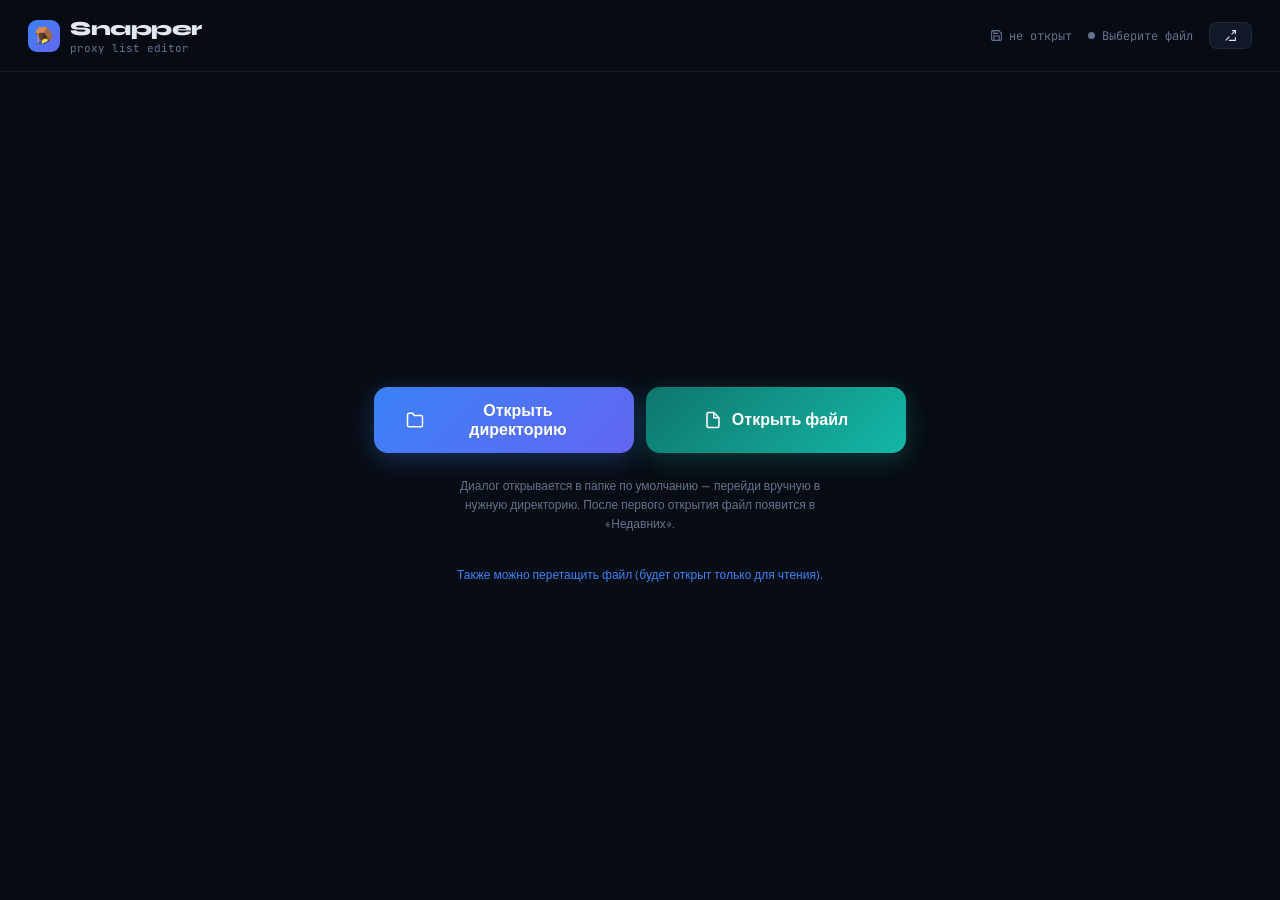
<file: WEB/snapper.html>
<!DOCTYPE html>
<html lang="ru">
<head>
  <meta charset="UTF-8">
  <meta name="viewport" content="width=1280, initial-scale=0.5, maximum-scale=1.0, user-scalable=no">
  <title>Snapper — Редактор прокси</title>
  <link href="https://fonts.googleapis.com/css2?family=Syne:wght@400;600;700;800&family=JetBrains+Mono:wght@400;600&display=swap" rel="stylesheet">
  
  <link rel="stylesheet" href="css/snapper/snapper.css">
</head>
<body>
<div class="app">

  <header>
    <div class="logo">
      <div class="logo-icon">🪤</div>
      <div>
        <div class="logo-text">Snapper</div>
        <div class="logo-sub">proxy list editor</div>
      </div>
    </div>
    <div class="header-right">
      <div class="save-indicator" id="saveIndicator">
        <svg viewBox="0 0 24 24" fill="none" stroke="currentColor" stroke-width="2" width="13" height="13"><path d="M19 21H5a2 2 0 0 1-2-2V5a2 2 0 0 1 2-2h11l5 5v11a2 2 0 0 1-2 2z"/><polyline points="17 21 17 13 7 13 7 21"/><polyline points="7 3 7 8 15 8"/></svg>
        <span id="saveText">не открыт</span>
      </div>
      <div class="header-status">
        <div class="status-dot" id="statusDot"></div>
        <span id="statusText">Выберите файл</span>
      </div>
      <button class="pill-btn" id="fullscreenBtn" title="На весь экран">
        <svg viewBox="0 0 24 24" fill="none" stroke="currentColor" stroke-width="2" width="14" height="14"><polyline points="15 3 21 3 21 9"/><polyline points="9 21 21 21 21 15"/><line x1="21" y1="3" x2="14" y2="10"/><line x1="3" y1="21" x2="10" y2="14"/></svg>
      </button>
    </div>
  </header>

  <!-- LANDING -->
  <div id="landing">
    <div style="display:flex;gap:12px;flex-wrap:wrap;justify-content:center;">
      <button class="open-btn" id="openDirBtn">
        <svg viewBox="0 0 24 24" fill="none" stroke="currentColor" stroke-width="2"><path d="M22 19a2 2 0 0 1-2 2H4a2 2 0 0 1-2-2V5a2 2 0 0 1 2-2h5l2 3h9a2 2 0 0 1 2 2z"/></svg>
        Открыть директорию
      </button>
      <button class="open-btn teal" id="openFileBtn">
        <svg viewBox="0 0 24 24" fill="none" stroke="currentColor" stroke-width="2"><path d="M13 2H6a2 2 0 0 0-2 2v16a2 2 0 0 0 2 2h12a2 2 0 0 0 2-2V9z"/><polyline points="13 2 13 9 20 9"/></svg>
        Открыть файл
      </button>
    </div>

    <div class="recent-section" id="recentSection" style="display:none;">
      <div class="recent-title">Недавние</div>
      <div class="recent-list" id="recentList"></div>
    </div>

    <p class="hint">Диалог открывается в папке по умолчанию — перейди вручную в нужную директорию. После первого открытия файл появится в «Недавних».</p>
  </div>

  <!-- EDITOR -->
  <div id="editor">
    <div class="file-bar">
      <svg viewBox="0 0 24 24" fill="none" stroke="currentColor" stroke-width="2" width="15" height="15" style="color:var(--muted);flex-shrink:0"><path d="M22 19a2 2 0 0 1-2 2H4a2 2 0 0 1-2-2V5a2 2 0 0 1 2-2h5l2 3h9a2 2 0 0 1 2 2z"/></svg>
      <select id="fileSelect" class="file-list-select" style="display:none;"></select>
      <div class="file-badge" id="currentFileBadge" style="display:none;">
        <svg viewBox="0 0 24 24" fill="none" stroke="currentColor" stroke-width="2" width="13" height="13"><path d="M13 2H6a2 2 0 0 0-2 2v16a2 2 0 0 0 2 2h12a2 2 0 0 0 2-2V9z"/><polyline points="13 2 13 9 20 9"/></svg>
        <span id="currentFileName">—</span>
      </div>
      <div class="spacer"></div>
      <button class="pill-btn" id="reloadBtn" style="display:none;">
        <svg viewBox="0 0 24 24" fill="none" stroke="currentColor" stroke-width="2"><polyline points="23 4 23 10 17 10"/><path d="M20.49 15a9 9 0 1 1-2.12-9.36L23 10"/></svg>
        Перечитать
      </button>
      <button class="pill-btn" id="closeDirBtn" style="display:none;">
        <svg viewBox="0 0 24 24" fill="none" stroke="currentColor" stroke-width="2"><line x1="18" y1="6" x2="6" y2="18"/><line x1="6" y1="6" x2="18" y2="18"/></svg>
        Закрыть
      </button>
    </div>

    <div class="editor-body">
      <div class="sidebar">
        <div class="sidebar-title" style="display:flex;align-items:center;justify-content:space-between;padding-right:10px;">
          Категории
          <button class="pill-btn" id="manageGroupsBtn" style="padding:3px 9px;font-size:11px;gap:4px;" title="Управление группами">
            <svg viewBox="0 0 24 24" fill="none" stroke="currentColor" stroke-width="2" width="11" height="11"><path d="M12 20h9"/><path d="M16.5 3.5a2.121 2.121 0 0 1 3 3L7 19l-4 1 1-4L16.5 3.5z"/></svg>
            Группы
          </button>
        </div>
        <div id="categoryList"></div>
      </div>

      <div class="proxy-panel">
        <div class="panel-header">
          <div class="panel-title" id="panelTitle">—</div>
          <button class="pill-btn" id="applySortBtn" title="Применить сортировку и сохранить в файл" style="display:none;">
            <svg viewBox="0 0 24 24" fill="none" stroke="currentColor" stroke-width="2" width="13" height="13"><path d="M19 21H5a2 2 0 0 1-2-2V5a2 2 0 0 1 2-2h11l5 5v11a2 2 0 0 1-2 2z"/><polyline points="17 21 17 13 7 13 7 21"/><polyline points="7 3 7 8 15 8"/></svg>
            Сохранить
          </button>
          <div class="sort-wrap" id="sortWrap">
            <button class="sort-btn" id="sortBtn">
              <svg viewBox="0 0 24 24" fill="none" stroke="currentColor" stroke-width="2"><line x1="8" y1="6" x2="21" y2="6"/><line x1="8" y1="12" x2="21" y2="12"/><line x1="8" y1="18" x2="21" y2="18"/><line x1="3" y1="6" x2="3.01" y2="6"/><line x1="3" y1="12" x2="3.01" y2="12"/><line x1="3" y1="18" x2="3.01" y2="18"/></svg>
              Сортировка
            </button>
            <div class="sort-menu" id="sortMenu">
              <div class="sort-option active" data-sort="none">↕ Без сортировки</div>
              <div class="sort-option" data-sort="az">A→Z по серверу</div>
              <div class="sort-option" data-sort="za">Z→A по серверу</div>
              <div class="sort-option" data-sort="source-az">По источнику A→Z</div>
              <div class="sort-option" data-sort="source-none">Без источника — вверх</div>
              <div class="sort-option" data-sort="source-has">С источником — вверх</div>
              <div style="border-top:1px solid var(--border);margin:4px 0;"></div>
              <div class="sort-option" data-sort="secret-ee">🔑 Секрет «ee…» — вверх</div>
              <div class="sort-option" data-sort="secret-dd">🔑 Секрет «dd…» — вверх</div>
              <div class="sort-option" data-sort="domain-ru">🇷🇺 Домены .ru — вверх</div>
              <div class="sort-option" data-sort="domain-non-ru">🌐 Зарубежные — вверх</div>
              <div id="sortSelectedDivider" style="display:none;border-top:1px solid var(--border);margin:4px 0;"></div>
              <div class="sort-option" id="sortSelectedOption" data-sort="selected-first" style="display:none;">☑ Выделенные — вверх</div>
            </div>
          </div>
          <button class="pill-btn" id="searchProxyBtn">
            <svg viewBox="0 0 24 24" fill="none" stroke="currentColor" stroke-width="2"><circle cx="11" cy="11" r="8"/><line x1="21" y1="21" x2="16.65" y2="16.65"/></svg>
            Поиск
          </button>
          <button class="pill-btn" id="selectModeBtn">
            <svg viewBox="0 0 24 24" fill="none" stroke="currentColor" stroke-width="2"><path d="M3 3l7.07 16.97 2.51-7.39 7.39-2.51L3 3z"/><path d="M13 13l6 6"/></svg>
            Выбрать
          </button>
          <button class="pill-btn" id="showDupsBtn">
            <svg viewBox="0 0 24 24" fill="none" stroke="currentColor" stroke-width="2"><circle cx="12" cy="12" r="10"/><line x1="12" y1="8" x2="12" y2="12"/><line x1="12" y1="16" x2="12.01" y2="16"/></svg>
            Дубликаты
          </button>
          <button class="pill-btn primary" id="addProxyBtn">
            <svg viewBox="0 0 24 24" fill="none" stroke="currentColor" stroke-width="2"><line x1="12" y1="5" x2="12" y2="19"/><line x1="5" y1="12" x2="19" y2="12"/></svg>
            Добавить
          </button>
        </div>

        <div class="proxy-search-wrap" id="proxySearchWrap" style="display:none;">
          <div class="proxy-search-modes">
            <button class="proxy-search-mode-btn active" id="searchModeServer" data-mode="server">IP / Сервер</button>
            <button class="proxy-search-mode-btn" id="searchModeObfs" data-mode="obfs">Домен обфускации</button>
          </div>
          <div class="proxy-search-inner">
            <span class="proxy-search-icon"><svg viewBox="0 0 24 24" fill="none" stroke="currentColor" stroke-width="2"><circle cx="11" cy="11" r="8"/><line x1="21" y1="21" x2="16.65" y2="16.65"/></svg></span>
            <input class="proxy-search-input" id="proxySearchInput" placeholder="Поиск по IP или домену…" autocomplete="off" spellcheck="false">
            <button class="proxy-search-clear" id="proxySearchClear">✕</button>
          </div>
          <div class="proxy-search-count" id="proxySearchCount"></div>
        </div>

        <div class="add-form" id="addForm">
          <div class="form-row">
            <div class="form-field">
              <label class="form-label">URL прокси</label>
              <input class="form-input" id="newUrl" placeholder="tg://proxy?server=...&port=...&secret=...">
            </div>
            <div class="form-field" style="max-width:240px;">
              <label class="form-label">Источник (необязательно)</label>
              <input class="form-input" id="newSource" placeholder="https://t.me/...">
            </div>
          </div>
          <div class="form-field">
            <label class="form-label">Или несколько (по одному на строку)</label>
            <textarea class="form-input" id="newUrlsBatch" rows="4" placeholder="tg://proxy?..."></textarea>
          </div>
          <div class="form-actions">
            <button class="pill-btn primary" id="confirmAddBtn">Добавить</button>
            <button class="pill-btn" id="cancelAddBtn">Отмена</button>
            <button class="pill-btn" id="addPersonalBtn" style="background:rgba(59,130,246,0.15);border-color:rgba(59,130,246,0.3);color:#93c5fd;">
              <svg viewBox="0 0 24 24" fill="none" stroke="currentColor" stroke-width="2" width="13" height="13"><path d="M20 21v-2a4 4 0 0 0-4-4H8a4 4 0 0 0-4 4v2"/><circle cx="12" cy="7" r="4"/></svg>
              Персональный</button>
            <button class="pill-btn" id="addOtherBtn" style="background:rgba(16,185,129,0.15);border-color:rgba(16,185,129,0.3);color:#6ee7b7;">
              <svg viewBox="0 0 24 24" fill="none" stroke="currentColor" stroke-width="2" width="13" height="13"><circle cx="12" cy="12" r="10"/><line x1="2" y1="12" x2="22" y2="12"/><path d="M12 2a15.3 15.3 0 0 1 4 10 15.3 15.3 0 0 1-4 10 15.3 15.3 0 0 1-4-10 15.3 15.3 0 0 1 4-10z"/></svg>
              Сторонний</button>
            <button class="pill-btn" id="addGitHubBtn" style="background:rgba(139,92,246,0.15);border-color:rgba(139,92,246,0.3);color:#c4b5fd;">
              <svg viewBox="0 0 24 24" fill="none" stroke="currentColor" stroke-width="2" width="13" height="13"><circle cx="12" cy="12" r="10"/><line x1="2" y1="12" x2="22" y2="12"/><path d="M12 2a15.3 15.3 0 0 1 4 10 15.3 15.3 0 0 1-4 10 15.3 15.3 0 0 1-4-10 15.3 15.3 0 0 1 4-10z"/></svg>
              mtpro.xyz</button>
            <button class="pill-btn" id="addWebSharkBtn" style="background:rgba(236,72,153,0.15);border-color:rgba(236,72,153,0.3);color:#f9a8d4;">
              <svg viewBox="0 0 24 24" fill="none" stroke="currentColor" stroke-width="2" width="13" height="13"><path d="M2 12h6a2 2 0 0 1 2 2v2a2 2 0 0 1-2 2H4a2 2 0 0 1-2-2v-2z"/><path d="M14 12h6a2 2 0 0 1 2 2v2a2 2 0 0 1-2 2h-2a2 2 0 0 1-2-2v-2z"/><path d="M8 6v2a2 2 0 0 0 2 2h2a2 2 0 0 0 2-2V6a2 2 0 0 0-2-2h-2a2 2 0 0 0-2 2z"/><path d="M8 14v2a2 2 0 0 0 2 2h2a2 2 0 0 0 2-2v-2a2 2 0 0 0-2-2h-2a2 2 0 0 0-2 2z"/></svg>
              WEB Shark</button>
          </div>
        </div>

        <div class="proxy-cards" id="proxyCards">
          <div class="empty-state">
            <svg viewBox="0 0 24 24" fill="none" stroke="currentColor" stroke-width="2"><circle cx="12" cy="12" r="10"/><line x1="12" y1="8" x2="12" y2="12"/><line x1="12" y1="16" x2="12.01" y2="16"/></svg>
            <p>Выберите файл и категорию</p>
          </div>
        </div>
      </div>
    </div>
  </div>

</div>
<div id="toast"></div>
<!-- Delete Confirmation Modal -->
<div id="deleteConfirmModal" class="modal-overlay" style="display:none;">
  <div style="background:var(--surface);border:1px solid var(--border);border-radius:16px;padding:24px;max-width:340px;width:100%;box-shadow:0 24px 64px rgba(0,0,0,0.8);">
    <div style="font-size:16px;font-weight:700;margin-bottom:12px;" id="deleteConfirmTitle">Удалить прокси?</div>
    <div style="font-size:13px;color:var(--muted);margin-bottom:16px;" id="deleteConfirmMsg">Вы уверены?</div>
    <label style="display:flex;align-items:center;gap:8px;margin-bottom:16px;cursor:pointer;">
      <input type="checkbox" id="deleteDontAskCheck" style="width:16px;height:16px;accent-color:var(--accent);">
      <span style="font-size:12px;color:var(--muted);">Больше не спрашивать</span>
    </label>
    <div style="display:flex;gap:8px;justify-content:flex-end;">
      <button class="pill-btn" id="deleteConfirmCancel" style="background:var(--surface2);border-color:var(--border);">Отмена</button>
      <button class="pill-btn danger" id="deleteConfirmOk">Удалить</button>
    </div>
  </div>
</div>
<!-- Proxy Source Selection Modal -->
<div class="proxy-source-modal" id="proxySourceModal" style="display:none;">
  <div class="proxy-source-modal-content">
    <div class="proxy-source-modal-title" id="proxySourceModalTitle">Выберите способ загрузки</div>
    <div class="proxy-source-options" id="proxySourceOptions"></div>
    <button class="proxy-source-modal-close" id="proxySourceModalClose">Отмена</button>
  </div>
</div>
<div class="selection-bar" id="selectionBar">
  <span style="font-size:12px;color:var(--muted);margin-right:8px;" id="selectionCount">0 выбрано</span>
  <div class="select-all-btns" id="selectAllBtns" style="display:none;">
    <button class="pill-btn" id="selectByTypeBtn" title="Выделить по типу прокси">Тип</button>
    <button class="pill-btn" id="selectAllBtn" title="Выбрать все">Все</button>
    <button class="pill-btn" id="deselectAllBtn" title="Снять выделение">Снять</button>
    <button class="pill-btn" id="invertSelectionBtn" title="Инвертировать выделение">Инверт</button>
  </div>
  <div class="divider" id="selectAllDivider" style="display:none;"></div>
  <button class="pill-btn" id="copySelectedBtn">
    <svg viewBox="0 0 24 24" fill="none" stroke="currentColor" stroke-width="2" width="14" height="14"><rect x="9" y="9" width="13" height="13" rx="2" ry="2"/><path d="M5 15H4a2 2 0 0 1-2-2V4a2 2 0 0 1 2-2h9a2 2 0 0 1 2 2v1"/></svg>
    Копировать
  </button>
  <button class="pill-btn danger" id="deleteSelectedBtn">Удалить</button>
  <button class="pill-btn" id="openGroupsPanelBtn">
    <svg viewBox="0 0 24 24" fill="none" stroke="currentColor" stroke-width="2"><polyline points="6 9 12 15 18 9"/></svg>
    Группы
  </button>
  <button class="pill-btn" id="cancelSelectionBtn">Отмена</button>
</div>

<!-- GROUPS POPUP PANEL -->
<div id="groupsPopupPanel" class="groups-popup-panel">
  <div class="groups-popup-header">
    <span style="font-size:12px;font-weight:700;color:var(--muted);">ПЕРЕМЕСТИТЬ В</span>
    <button class="groups-popup-close" id="closeGroupsPanelBtn">✕</button>
  </div>
  <div class="groups-popup-list" id="groupsPopupList"></div>
</div>

<!-- TYPE FILTER POPUP PANEL -->
<div id="typeFilterPopupPanel" class="groups-popup-panel">
  <div class="groups-popup-header">
    <span style="font-size:12px;font-weight:700;color:var(--muted);">ВЫДЕЛИТЬ ПО ТИПУ</span>
    <button class="groups-popup-close" id="closeTypeFilterPanelBtn">✕</button>
  </div>
  <div class="groups-popup-list" id="typeFilterPopupList"></div>
</div>

<!-- GROUPS MODAL -->
<div class="modal-overlay" id="groupsModal">
  <div class="modal">
    <div class="modal-header">
      <div class="modal-title">⚙️ Управление группами</div>
      <button class="modal-close" id="groupsModalClose">✕</button>
    </div>
    <div style="font-size:11px;color:var(--muted);margin-bottom:12px;font-family:'JetBrains Mono',monospace;">
      Перетаскивай строки · стили читаются из <code style="color:#93c5fd">SNAPPER_STYLE_REGISTRY</code> целевого файла
    </div>

    <!-- Table header -->
    <div class="group-table-header">
      <div></div>
      <div>_label (название)</div>
      <div>_cls (бейдж)</div>
      <div>_t (карточка)</div>
      <div style="text-align:center">var</div>
      <div style="text-align:center" title="Видимость в браузере">👁</div>
      <div></div>
    </div>

    <div class="group-list" id="groupList"></div>

    <!-- Add group form -->
    <div class="add-group-form">
      <div style="font-size:11px;font-weight:700;text-transform:uppercase;letter-spacing:0.07em;color:var(--muted);">+ Добавить группу</div>
      <div class="add-group-grid">
        <div class="add-group-field">
          <div class="add-group-field-label">_label</div>
          <input class="add-group-input" id="newGroupLabel" placeholder="★ NEW">
        </div>
        <div class="add-group-field">
          <div class="add-group-field-label">_cls (бейдж)</div>
          <div class="style-select-wrap" id="newClsWrap">
            <button class="style-select-btn" id="newClsBtn" type="button">
              <div class="style-preview-dot" id="newClsPreview"></div>
              <span class="style-select-label" id="newClsLabel">badge-unchecked</span>
              <span class="style-select-arrow">▾</span>
            </button>
            <div class="style-dropdown" id="newClsDropdown"></div>
          </div>
        </div>
        <div class="add-group-field">
          <div class="add-group-field-label">_t (карточка)</div>
          <div class="style-select-wrap" id="newTWrap">
            <button class="style-select-btn" id="newTBtn" type="button">
              <div class="style-preview-dot" id="newTPreview"></div>
              <span class="style-select-label" id="newTLabel">(обычная)</span>
              <span class="style-select-arrow">▾</span>
            </button>
            <div class="style-dropdown" id="newTDropdown"></div>
          </div>
        </div>
        <div class="add-group-field">
          <div class="add-group-field-label">varName (авто)</div>
          <input class="add-group-input" id="newGroupVarName" placeholder="proxyLinks0">
        </div>
      </div>
      <button class="pill-btn primary" id="confirmAddGroupBtn" style="align-self:flex-start;">
        <svg viewBox="0 0 24 24" fill="none" stroke="currentColor" stroke-width="2"><line x1="12" y1="5" x2="12" y2="19"/><line x1="5" y1="12" x2="19" y2="12"/></svg>
        Добавить группу
      </button>
    </div>

    <div class="modal-footer">
      <button class="pill-btn" id="groupsModalCancel">Отмена</button>
      <button class="pill-btn primary" id="groupsModalSave">💾 Сохранить изменения</button>
    </div>
  </div>
</div>


  <script src="js/snapper/snapper.js"></script>
</body>
</html>
</file>
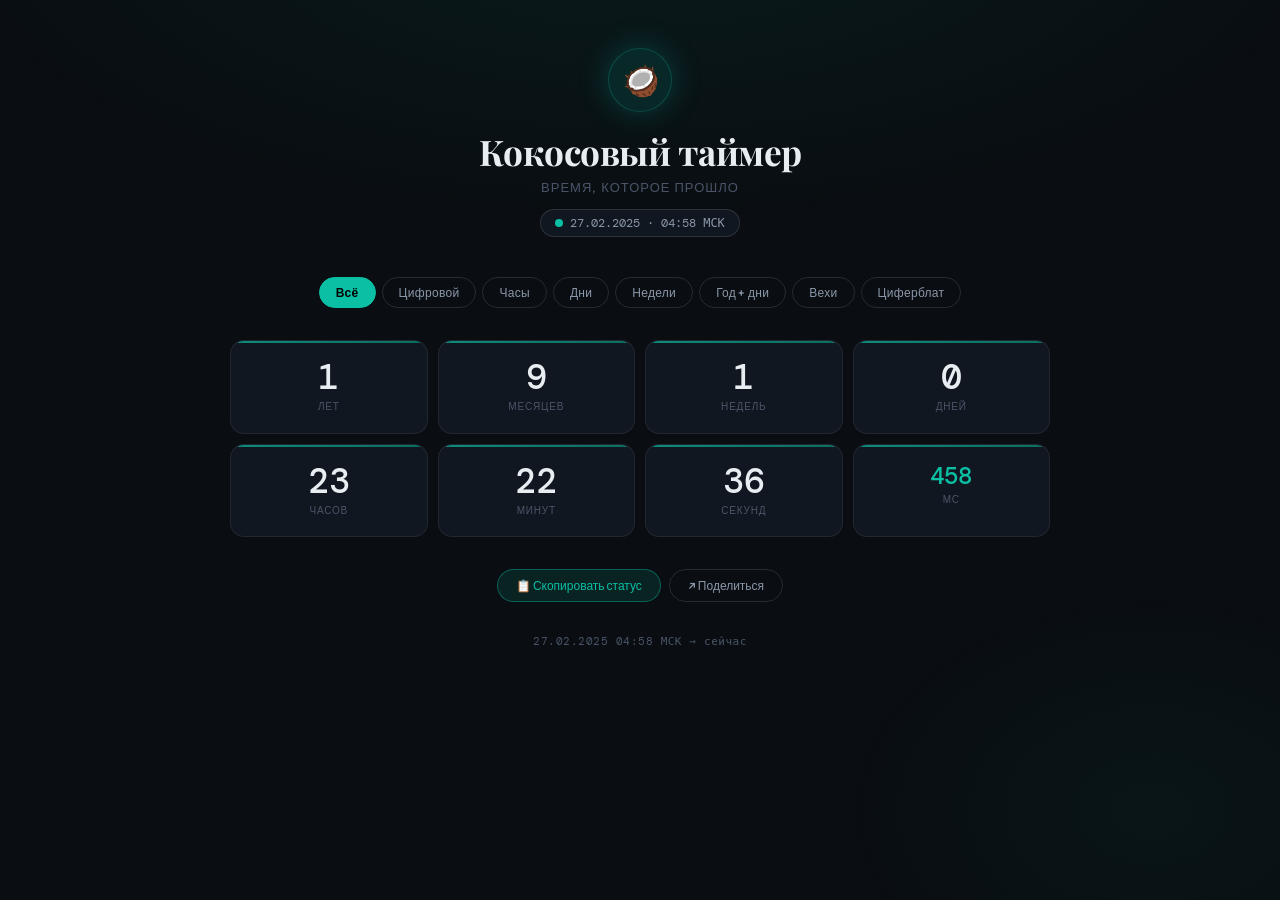
<file: WEB/Bin/Kokos.html>
<!DOCTYPE html>
<html lang="ru">
<head>
<meta charset="UTF-8">
<meta name="viewport" content="width=device-width, initial-scale=1.0">
<title>🥥 Кокосовый таймер</title>
<link rel="preconnect" href="https://fonts.googleapis.com">
<link href="https://fonts.googleapis.com/css2?family=DM+Mono:wght@300;400;500&family=Playfair+Display:wght@400;700&family=Outfit:wght@300;400;500;600&display=swap" rel="stylesheet">
<style>
  :root {
    --teal: #0ABFA3;
    --teal-dark: #07937E;
    --teal-dim: rgba(10,191,163,0.12);
    --teal-glow: rgba(10,191,163,0.25);
    --bg: #0A0E12;
    --bg2: #111720;
    --bg3: #161E27;
    --border: rgba(255,255,255,0.07);
    --border2: rgba(255,255,255,0.12);
    --text: #E8EDF2;
    --text2: #8A97A8;
    --text3: #4A5568;
    --mono: 'DM Mono', monospace;
    --display: 'Playfair Display', serif;
    --sans: 'Outfit', sans-serif;
    --r: 14px;
    --r2: 20px;
  }

  * { box-sizing: border-box; margin: 0; padding: 0; }

  body {
    background: var(--bg);
    color: var(--text);
    font-family: var(--sans);
    min-height: 100vh;
    overflow-x: hidden;
  }

  /* animated bg */
  body::before {
    content: '';
    position: fixed; inset: 0; z-index: 0;
    background: radial-gradient(ellipse 80% 50% at 50% -10%, rgba(10,191,163,0.08) 0%, transparent 70%),
                radial-gradient(ellipse 40% 40% at 90% 90%, rgba(7,147,126,0.06) 0%, transparent 60%);
    pointer-events: none;
  }

  .page { position: relative; z-index: 1; max-width: 860px; margin: 0 auto; padding: 2rem 1.25rem 4rem; }

  /* HEADER */
  .hdr { text-align: center; margin-bottom: 2.5rem; padding-top: 1rem; }
  .logo-ring {
    width: 64px; height: 64px; border-radius: 50%;
    background: var(--teal-dim);
    border: 1px solid var(--teal-glow);
    display: flex; align-items: center; justify-content: center;
    font-size: 30px; margin: 0 auto 1rem;
    box-shadow: 0 0 30px var(--teal-glow);
    animation: float 4s ease-in-out infinite;
  }
  @keyframes float {
    0%,100% { transform: translateY(0); }
    50% { transform: translateY(-6px); }
  }
  .hdr h1 { font-family: var(--display); font-size: 2.2rem; font-weight: 700; letter-spacing: -0.5px; color: var(--text); }
  .hdr p { font-size: 13px; color: var(--text3); margin-top: 4px; letter-spacing: 1px; text-transform: uppercase; }
  .since-pill {
    display: inline-flex; align-items: center; gap: 7px;
    margin-top: 14px;
    background: var(--bg2); border: 1px solid var(--border2);
    border-radius: 30px; padding: 5px 14px;
    font-size: 12px; color: var(--text2);
    font-family: var(--mono);
  }
  .pulse { width: 8px; height: 8px; background: var(--teal); border-radius: 50%; animation: pulse 2s infinite; flex-shrink: 0; }
  @keyframes pulse { 0%,100%{opacity:1;transform:scale(1)} 50%{opacity:0.4;transform:scale(0.8)} }

  /* TABS */
  .tabs { display: flex; flex-wrap: wrap; gap: 6px; justify-content: center; margin-bottom: 2rem; }
  .tab {
    padding: 7px 16px; border-radius: 30px;
    border: 1px solid var(--border2);
    background: transparent;
    font-size: 12px; font-family: var(--sans); font-weight: 500;
    color: var(--text2); cursor: pointer;
    transition: all 0.2s; letter-spacing: 0.3px;
  }
  .tab:hover { background: var(--bg2); color: var(--text); }
  .tab.active { background: var(--teal); border-color: var(--teal); color: #000; font-weight: 600; }

  /* VIEWS */
  .view { display: none; animation: fadeUp 0.3s ease; }
  .view.active { display: block; }
  @keyframes fadeUp { from{opacity:0;transform:translateY(8px)} to{opacity:1;transform:translateY(0)} }

  /* ========== VIEW: FULL ========== */
  .grid4 { display: grid; grid-template-columns: repeat(4, minmax(0,1fr)); gap: 10px; margin-bottom: 10px; }
  .grid4b { display: grid; grid-template-columns: repeat(4, minmax(0,1fr)); gap: 10px; }
  .ucard {
    background: var(--bg2);
    border: 1px solid var(--border);
    border-radius: var(--r);
    padding: 1.2rem .75rem;
    text-align: center;
    position: relative; overflow: hidden;
  }
  .ucard::after {
    content: '';
    position: absolute; top: 0; left: 0; right: 0; height: 2px;
    background: linear-gradient(90deg, var(--teal), var(--teal-dark));
    opacity: 0.7;
  }
  .unum {
    font-family: var(--mono); font-size: 2.2rem; font-weight: 500;
    color: var(--text); line-height: 1;
    transition: transform 0.1s;
  }
  .unum.bump { animation: bump 0.15s ease; }
  @keyframes bump { 0%{transform:scale(1)} 50%{transform:scale(1.08)} 100%{transform:scale(1)} }
  .ulabel { font-size: 10px; color: var(--text3); margin-top: 5px; text-transform: uppercase; letter-spacing: 0.8px; }
  .ucard-ms .unum { font-size: 1.5rem; color: var(--teal); }

  /* ========== VIEW: DIGITAL ========== */
  .digital { text-align: center; padding: 3rem 1rem; }
  .dig-top { font-family: var(--mono); font-size: 4rem; font-weight: 400; color: var(--teal); letter-spacing: 4px; line-height: 1; }
  .dig-days { font-family: var(--sans); font-size: 14px; color: var(--text2); margin-top: 10px; letter-spacing: 1px; }
  .dig-ms { font-family: var(--mono); font-size: 1.6rem; color: var(--text3); margin-top: 6px; }
  .dig-total { margin-top: 1.5rem; font-size: 12px; color: var(--text3); font-family: var(--mono); }

  /* ========== VIEW: HOURS ========== */
  .hours-wrap { text-align: center; padding: 2.5rem 1rem; }
  .hours-big { font-family: var(--display); font-size: 6rem; font-weight: 700; color: var(--text); line-height: 1; }
  .hours-label { font-size: 1.1rem; color: var(--text2); margin-top: 8px; letter-spacing: 2px; text-transform: uppercase; }
  .hours-exact { margin-top: 1.2rem; display: inline-block; background: var(--bg2); border: 1px solid var(--border2); border-radius: 30px; padding: 6px 16px; font-family: var(--mono); font-size: 13px; color: var(--teal); }

  /* ========== VIEW: DAYS ========== */
  .days-wrap { text-align: center; padding: 2rem 1rem; }
  .days-big { font-family: var(--mono); font-size: 7rem; font-weight: 500; color: var(--teal); line-height: 1; }
  .days-label { font-size: 1rem; color: var(--text2); margin-top: 6px; letter-spacing: 2px; text-transform: uppercase; }
  .days-sub { margin-top: 1rem; font-size: 14px; color: var(--text3); }
  .days-stats { display: grid; grid-template-columns: repeat(3,1fr); gap: 10px; margin-top: 1.5rem; }
  .ds { background: var(--bg2); border: 1px solid var(--border); border-radius: var(--r); padding: 1rem; text-align: center; }
  .ds-n { font-family: var(--mono); font-size: 1.6rem; color: var(--text); }
  .ds-l { font-size: 10px; color: var(--text3); margin-top: 4px; text-transform: uppercase; letter-spacing: 0.7px; }

  /* ========== VIEW: WEEKS ========== */
  .weeks-wrap { padding: .5rem; }
  .weeks-grid { display: grid; grid-template-columns: 1fr 1fr; gap: 10px; margin-bottom: 10px; }
  .wcard { background: var(--bg2); border: 1px solid var(--border); border-radius: var(--r2); padding: 1.5rem; text-align: center; }
  .wnum { font-family: var(--mono); font-size: 3.5rem; font-weight: 400; color: var(--text); line-height: 1; }
  .wlabel { font-size: 11px; color: var(--text3); margin-top: 5px; text-transform: uppercase; letter-spacing: 0.7px; }
  .prog { margin-top: 12px; height: 3px; background: var(--border); border-radius: 2px; overflow: hidden; }
  .prog-fill { height: 100%; background: var(--teal); border-radius: 2px; transition: width 0.5s ease; }
  .wfull { background: var(--bg2); border: 1px solid var(--border); border-radius: var(--r2); padding: 1.2rem; display: flex; align-items: center; justify-content: space-between; padding: 1rem 1.5rem; }
  .wfull-n { font-family: var(--mono); font-size: 2rem; color: var(--teal); }
  .wfull-l { font-size: 12px; color: var(--text3); text-transform: uppercase; letter-spacing: 0.7px; margin-top: 2px; }

  /* ========== VIEW: YEAR+DAYS ========== */
  .ydt-wrap { padding: .5rem; }
  .ydt-top { display: grid; grid-template-columns: 1fr 1fr; gap: 10px; margin-bottom: 10px; }
  .ycard { background: var(--bg2); border: 1px solid var(--border); border-radius: var(--r2); padding: 1.5rem; text-align: center; }
  .yn { font-family: var(--display); font-size: 3.5rem; font-weight: 700; color: var(--text); line-height: 1; }
  .yl { font-size: 11px; color: var(--text3); margin-top: 5px; text-transform: uppercase; letter-spacing: 0.7px; }
  .time-band {
    background: var(--bg2); border: 1px solid var(--border); border-radius: var(--r2);
    display: flex; align-items: center; justify-content: center; gap: 4px; padding: 1.5rem;
  }
  .tc { text-align: center; min-width: 60px; }
  .tc-n { font-family: var(--mono); font-size: 2.6rem; color: var(--text); line-height: 1; }
  .tc-l { font-size: 10px; color: var(--text3); margin-top: 3px; text-transform: uppercase; letter-spacing: 0.7px; }
  .tsep { font-family: var(--mono); font-size: 2rem; color: var(--text3); padding-bottom: 14px; }

  /* ========== VIEW: MILESTONES ========== */
  .ms-list { display: flex; flex-direction: column; gap: 8px; }
  .ms-row {
    display: flex; align-items: center; gap: 12px;
    background: var(--bg2); border: 1px solid var(--border); border-radius: var(--r);
    padding: 12px 16px; transition: border-color 0.2s;
  }
  .ms-row.done { border-color: rgba(10,191,163,0.3); }
  .ms-icon {
    width: 34px; height: 34px; border-radius: 50%;
    display: flex; align-items: center; justify-content: center;
    font-size: 13px; font-family: var(--mono); font-weight: 500; flex-shrink: 0;
  }
  .ms-icon.done { background: var(--teal-dim); color: var(--teal); border: 1px solid rgba(10,191,163,0.3); }
  .ms-icon.next { background: var(--bg3); color: var(--text3); border: 1px solid var(--border); }
  .ms-info { flex: 1; }
  .ms-title { font-size: 14px; font-weight: 500; color: var(--text); }
  .ms-date { font-size: 11px; color: var(--text3); margin-top: 2px; font-family: var(--mono); }
  .ms-stat { font-size: 12px; font-family: var(--mono); }
  .ms-stat.done { color: var(--teal); }
  .ms-stat.next { color: var(--text3); }

  /* ========== VIEW: CLOCK ========== */
  .clock-outer { display: flex; flex-direction: column; align-items: center; padding: 2rem 1rem; gap: 1.5rem; }
  .clock-svg { width: 220px; height: 220px; }
  .clock-info { text-align: center; }
  .clock-hms { font-family: var(--mono); font-size: 2.2rem; color: var(--text); letter-spacing: 3px; }
  .clock-day { font-size: 12px; color: var(--text3); margin-top: 6px; letter-spacing: 1px; text-transform: uppercase; }

  /* SHARE & FOOTER */
  .actions { display: flex; justify-content: center; gap: 8px; margin-top: 2rem; flex-wrap: wrap; }
  .btn {
    display: inline-flex; align-items: center; gap: 6px;
    padding: 8px 18px; border-radius: 30px;
    border: 1px solid var(--border2);
    background: transparent; font-size: 12px;
    font-family: var(--sans); font-weight: 500;
    color: var(--text2); cursor: pointer; transition: all 0.2s;
  }
  .btn:hover { background: var(--bg2); color: var(--text); }
  .btn.primary { background: var(--teal-dim); border-color: rgba(10,191,163,0.4); color: var(--teal); }
  .btn.primary:hover { background: var(--teal); color: #000; }
  .footer { text-align: center; margin-top: 2rem; font-size: 11px; color: var(--text3); font-family: var(--mono); letter-spacing: 0.5px; }

  @media(max-width:520px){
    .grid4,.grid4b{ grid-template-columns: repeat(2,1fr); }
    .hours-big{ font-size:4rem; }
    .days-big{ font-size:5rem; }
    .dig-top{ font-size:2.8rem; }
    .hdr h1 { font-size:1.7rem; }
    .ydt-top,.weeks-grid,.days-stats{ grid-template-columns:1fr; }
    .wfull{ flex-direction:column; text-align:center; gap:6px; }
  }
</style>
</head>
<body>

<div class="page">

  <!-- HEADER -->
  <div class="hdr">
    <div class="logo-ring">🥥</div>
    <h1>Кокосовый таймер</h1>
    <p>время, которое прошло</p>
    <span class="since-pill">
      <span class="pulse"></span>
      27.02.2025 · 04:58 МСК
    </span>
  </div>

  <!-- TABS -->
  <div class="tabs">
    <button class="tab active" data-view="full">Всё</button>
    <button class="tab" data-view="digital">Цифровой</button>
    <button class="tab" data-view="hours">Часы</button>
    <button class="tab" data-view="days">Дни</button>
    <button class="tab" data-view="weeks">Недели</button>
    <button class="tab" data-view="ydt">Год + дни</button>
    <button class="tab" data-view="milestones">Вехи</button>
    <button class="tab" data-view="clock">Циферблат</button>
  </div>

  <!-- VIEW: FULL -->
  <div id="view-full" class="view active">
    <div class="grid4">
      <div class="ucard"><div class="unum" id="f-y">0</div><div class="ulabel">лет</div></div>
      <div class="ucard"><div class="unum" id="f-mo">0</div><div class="ulabel">месяцев</div></div>
      <div class="ucard"><div class="unum" id="f-w">0</div><div class="ulabel">недель</div></div>
      <div class="ucard"><div class="unum" id="f-d">0</div><div class="ulabel">дней</div></div>
    </div>
    <div class="grid4b">
      <div class="ucard"><div class="unum" id="f-h">0</div><div class="ulabel">часов</div></div>
      <div class="ucard"><div class="unum" id="f-m">0</div><div class="ulabel">минут</div></div>
      <div class="ucard"><div class="unum" id="f-s">0</div><div class="ulabel">секунд</div></div>
      <div class="ucard ucard-ms"><div class="unum" id="f-ms">000</div><div class="ulabel">мс</div></div>
    </div>
  </div>

  <!-- VIEW: DIGITAL -->
  <div id="view-digital" class="view">
    <div class="digital">
      <div class="dig-top" id="dig-hms">00:00:00</div>
      <div class="dig-days" id="dig-days">0 ДНЕЙ · 0 ЧАСОВ</div>
      <div class="dig-ms" id="dig-ms">.000</div>
      <div class="dig-total" id="dig-total">0 сек · 0 мин · 0 ч</div>
    </div>
  </div>

  <!-- VIEW: HOURS -->
  <div id="view-hours" class="view">
    <div class="hours-wrap">
      <div class="hours-big" id="h-total">0</div>
      <div class="hours-label">всего часов</div>
      <div class="hours-exact" id="h-exact">0ч 0м 0с</div>
    </div>
  </div>

  <!-- VIEW: DAYS -->
  <div id="view-days" class="view">
    <div class="days-wrap">
      <div class="days-big" id="dy-n">0</div>
      <div class="days-label">дней</div>
      <div class="days-sub" id="dy-sub">0 недель и 0 дней</div>
      <div class="days-stats">
        <div class="ds"><div class="ds-n" id="dy-h">0</div><div class="ds-l">часов</div></div>
        <div class="ds"><div class="ds-n" id="dy-m">0</div><div class="ds-l">минут</div></div>
        <div class="ds"><div class="ds-n" id="dy-s">0</div><div class="ds-l">секунд</div></div>
      </div>
    </div>
  </div>

  <!-- VIEW: WEEKS -->
  <div id="view-weeks" class="view">
    <div class="weeks-wrap">
      <div class="weeks-grid">
        <div class="wcard">
          <div class="wnum" id="wk-n">0</div>
          <div class="wlabel">полных недель</div>
          <div class="prog"><div class="prog-fill" id="wk-p" style="width:0%"></div></div>
        </div>
        <div class="wcard">
          <div class="wnum" id="wk-rem">0</div>
          <div class="wlabel">дней в тек. неделе</div>
          <div class="prog"><div class="prog-fill" id="wk-p2" style="width:0%"></div></div>
        </div>
      </div>
      <div class="wfull">
        <div>
          <div class="wfull-n" id="wk-total-d">0</div>
          <div class="wfull-l">всего дней</div>
        </div>
        <div>
          <div class="wfull-n" id="wk-total-h">0</div>
          <div class="wfull-l">всего часов</div>
        </div>
        <div>
          <div class="wfull-n" id="wk-total-m">0</div>
          <div class="wfull-l">всего минут</div>
        </div>
      </div>
    </div>
  </div>

  <!-- VIEW: YEAR+DAYS+TIME -->
  <div id="view-ydt" class="view">
    <div class="ydt-wrap">
      <div class="ydt-top">
        <div class="ycard">
          <div class="yn" id="ydt-y">0</div>
          <div class="yl">лет</div>
        </div>
        <div class="ycard">
          <div class="yn" id="ydt-d">0</div>
          <div class="yl">дней итого</div>
        </div>
      </div>
      <div class="time-band">
        <div class="tc"><div class="tc-n" id="ydt-h">00</div><div class="tc-l">часов</div></div>
        <div class="tsep">:</div>
        <div class="tc"><div class="tc-n" id="ydt-m">00</div><div class="tc-l">минут</div></div>
        <div class="tsep">:</div>
        <div class="tc"><div class="tc-n" id="ydt-s">00</div><div class="tc-l">секунд</div></div>
      </div>
    </div>
  </div>

  <!-- VIEW: MILESTONES -->
  <div id="view-milestones" class="view">
    <div class="ms-list" id="ms-list"></div>
  </div>

  <!-- VIEW: CLOCK -->
  <div id="view-clock" class="view">
    <div class="clock-outer">
      <svg class="clock-svg" viewBox="0 0 220 220">
        <!-- rings -->
        <circle cx="110" cy="110" r="100" fill="none" stroke="rgba(255,255,255,0.04)" stroke-width="1"/>
        <!-- seconds track -->
        <circle cx="110" cy="110" r="95" fill="none" stroke="rgba(255,255,255,0.05)" stroke-width="12"/>
        <circle id="cl-sec" cx="110" cy="110" r="95" fill="none" stroke="#0ABFA3" stroke-width="12"
          stroke-linecap="round" stroke-dasharray="597" stroke-dashoffset="597"
          transform="rotate(-90 110 110)" style="transition:stroke-dashoffset 0.3s linear"/>
        <!-- minutes track -->
        <circle cx="110" cy="110" r="78" fill="none" stroke="rgba(255,255,255,0.05)" stroke-width="7"/>
        <circle id="cl-min" cx="110" cy="110" r="78" fill="none" stroke="rgba(10,191,163,0.5)" stroke-width="7"
          stroke-linecap="round" stroke-dasharray="490" stroke-dashoffset="490"
          transform="rotate(-90 110 110)" style="transition:stroke-dashoffset 1s linear"/>
        <!-- hours track -->
        <circle cx="110" cy="110" r="64" fill="none" stroke="rgba(255,255,255,0.05)" stroke-width="5"/>
        <circle id="cl-hr" cx="110" cy="110" r="64" fill="none" stroke="rgba(10,191,163,0.25)" stroke-width="5"
          stroke-linecap="round" stroke-dasharray="402" stroke-dashoffset="402"
          transform="rotate(-90 110 110)" style="transition:stroke-dashoffset 1s linear"/>
        <!-- center -->
        <circle cx="110" cy="110" r="46" fill="rgba(10,191,163,0.06)"/>
        <text id="cl-s-num" x="110" y="102" text-anchor="middle" font-size="28" font-weight="400" fill="#0ABFA3" font-family="DM Mono,monospace">00</text>
        <text x="110" y="118" text-anchor="middle" font-size="10" fill="rgba(255,255,255,0.3)" font-family="Outfit,sans-serif" letter-spacing="1">СЕК</text>
      </svg>
      <div class="clock-info">
        <div class="clock-hms" id="cl-hms">00:00:00</div>
        <div class="clock-day" id="cl-day">день 0</div>
      </div>
    </div>
  </div>

  <!-- ACTIONS -->
  <div class="actions">
    <button class="btn primary" onclick="copyText()">📋 Скопировать статус</button>
    <button class="btn" onclick="shareNative()">↗ Поделиться</button>
  </div>

  <div class="footer" id="footer">27.02.2025 04:58 МСК → сейчас</div>
</div>

<script>
const START = new Date('2025-02-27T01:58:00.000Z'); // 04:58 MSK = UTC+3
let cur = 'full';

function p(n,l=2){return String(Math.floor(Math.abs(n))).padStart(l,'0');}
function loc(n){return Math.floor(n).toLocaleString('ru-RU');}

function calc(){
  const now = new Date();
  const totalMs = now - START;
  const totalSec = Math.floor(totalMs/1000);
  const totalMin = Math.floor(totalSec/60);
  const totalH   = Math.floor(totalMin/60);
  const totalD   = Math.floor(totalH/24);
  const totalW   = Math.floor(totalD/7);

  // calendar years & months
  let tmp = new Date(START), years=0, months=0;
  while(true){ let nx=new Date(tmp); nx.setFullYear(nx.getFullYear()+1); if(nx>now) break; years++; tmp=nx; }
  while(true){ let nx=new Date(tmp); nx.setMonth(nx.getMonth()+1); if(nx>now) break; months++; tmp=nx; }
  const remD  = Math.floor((now-tmp)/86400000);
  const remW  = Math.floor(remD/7);
  const remDW = remD%7;

  const remH = Math.floor((now - new Date(tmp.getTime()+remD*86400000))/3600000);
  const remM = Math.floor((now - new Date(tmp.getTime()+remD*86400000+remH*3600000))/60000);
  const remS = Math.floor((now - new Date(tmp.getTime()+remD*86400000+remH*3600000+remM*60000))/1000);
  const remMs= Math.floor(now - new Date(tmp.getTime()+remD*86400000+remH*3600000+remM*60000+remS*1000));

  const secInMin = totalSec%60;
  const minInH   = totalMin%60;
  const hInDay   = totalH%24;

  return {years,months,remW,remDW,remH,remM,remS,remMs,
    totalH,totalMin,totalSec,totalD,totalW,
    secInMin,minInH,hInDay};
}

const MILESTONES=[
  {days:7,   label:'1 неделя'},
  {days:14,  label:'2 недели'},
  {days:30,  label:'1 месяц'},
  {days:50,  label:'50 дней'},
  {days:100, label:'100 дней'},
  {days:200, label:'200 дней'},
  {days:365, label:'1 год'},
  {days:500, label:'500 дней'},
  {days:730, label:'2 года'},
  {days:1000,label:'1000 дней'},
  {days:1095,label:'3 года'},
  {days:1460,label:'4 года'},
  {days:1825,label:'5 лет'},
  {days:2000,label:'2000 дней'}, 
  {days:2190,label:'6 лет'},
  {days:2555,label:'7 лет'},
  {days:2920,label:'8 лет'},
  {days:3000,label:'3000 дней'},
  {days:3285,label:'9 лет'},
  {days:3650,label:'10 лет'},
  {days:4000,label:'4000 дней'},
  {days:5000,label:'5000 дней'},
  {days:5475,label:'15 лет'},
  {days:6000,label:'6000 дней'},
  {days:7000,label:'7000 дней'},
  {days:7300,label:'20 лет'},
  {days:8000,label:'8000 дней'},
  {days:9000,label:'9000 дней'},
  {days:9125,label:'25 лет'},
  {days:10000,label:'10000 дней'},
  {days:10950,label:'30 лет'},
  {days:12775,label:'35 лет'},
  {days:14600,label:'40 лет'},
  {days:16425,label:'45 лет'},
  {days:18250,label:'50 лет'},
];

function buildMs(d){
  const list=document.getElementById('ms-list');
  list.innerHTML='';
  MILESTONES.forEach(m=>{
    const done=d.totalD>=m.days;
    const target=new Date(START.getTime()+m.days*86400000);
    const ds=target.toLocaleDateString('ru-RU',{day:'numeric',month:'long',year:'numeric'});
    const diff=done?`${d.totalD-m.days} дн. назад`:`через ${m.days-d.totalD} дн.`;
    list.innerHTML+=`<div class="ms-row${done?' done':''}">
      <div class="ms-icon ${done?'done':'next'}">${done?'✓':'○'}</div>
      <div class="ms-info"><div class="ms-title">${m.label}</div><div class="ms-date">${ds}</div></div>
      <div class="ms-stat ${done?'done':'next'}">${diff}</div>
    </div>`;
  });
}

function tick(){
  const d=calc();
  const now=new Date();

  if(cur==='full'){
    setText('f-y',  d.years);
    setText('f-mo', d.months);
    setText('f-w',  d.remW);
    setText('f-d',  d.remDW);
    setText('f-h',  d.remH);
    setText('f-m',  d.remM);
    setText('f-s',  d.remS);
    document.getElementById('f-ms').textContent=p(d.remMs,3);
  }
  if(cur==='digital'){
    document.getElementById('dig-hms').textContent=`${p(d.hInDay)}:${p(d.minInH)}:${p(d.secInMin)}`;
    document.getElementById('dig-days').textContent=`${loc(d.totalD)} ДНЕЙ · ${loc(d.totalH)} ЧАСОВ`;
    document.getElementById('dig-ms').textContent=`.${p(now.getMilliseconds(),3)}`;
    document.getElementById('dig-total').textContent=`${loc(d.totalSec)} сек · ${loc(d.totalMin)} мин · ${loc(d.totalH)} ч`;
  }
  if(cur==='hours'){
    document.getElementById('h-total').textContent=loc(d.totalH);
    document.getElementById('h-exact').textContent=`${d.hInDay}ч ${d.minInH}м ${d.secInMin}с`;
  }
  if(cur==='days'){
    document.getElementById('dy-n').textContent=loc(d.totalD);
    document.getElementById('dy-sub').textContent=`${d.totalW} недель и ${d.totalD%7} дней`;
    document.getElementById('dy-h').textContent=loc(d.totalH);
    document.getElementById('dy-m').textContent=loc(d.totalMin);
    document.getElementById('dy-s').textContent=loc(d.totalSec);
  }
  if(cur==='weeks'){
    document.getElementById('wk-n').textContent=loc(d.totalW);
    document.getElementById('wk-rem').textContent=d.totalD%7;
    document.getElementById('wk-p').style.width=((d.totalD%7)/7*100)+'%';
    document.getElementById('wk-p2').style.width=((d.totalD%7)/7*100)+'%';
    document.getElementById('wk-total-d').textContent=loc(d.totalD);
    document.getElementById('wk-total-h').textContent=loc(d.totalH);
    document.getElementById('wk-total-m').textContent=loc(d.totalMin);
  }
  if(cur==='ydt'){
    document.getElementById('ydt-y').textContent=d.years;
    document.getElementById('ydt-d').textContent=loc(d.totalD);
    document.getElementById('ydt-h').textContent=p(d.hInDay);
    document.getElementById('ydt-m').textContent=p(d.minInH);
    document.getElementById('ydt-s').textContent=p(d.secInMin);
  }
  if(cur==='milestones') buildMs(d);
  if(cur==='clock'){
    const sc=d.secInMin, mn=d.minInH, hr=d.hInDay%12;
    const secC=2*Math.PI*95, minC=2*Math.PI*78, hrC=2*Math.PI*64;
    document.getElementById('cl-sec').setAttribute('stroke-dasharray',secC.toFixed(1));
    document.getElementById('cl-sec').setAttribute('stroke-dashoffset',(secC-(sc/60)*secC).toFixed(1));
    document.getElementById('cl-min').setAttribute('stroke-dasharray',minC.toFixed(1));
    document.getElementById('cl-min').setAttribute('stroke-dashoffset',(minC-((mn*60+sc)/3600)*minC).toFixed(1));
    document.getElementById('cl-hr').setAttribute('stroke-dasharray',hrC.toFixed(1));
    document.getElementById('cl-hr').setAttribute('stroke-dashoffset',(hrC-((hr*3600+mn*60+sc)/43200)*hrC).toFixed(1));
    document.getElementById('cl-s-num').textContent=p(sc);
    document.getElementById('cl-hms').textContent=`${p(d.hInDay)}:${p(d.minInH)}:${p(d.secInMin)}`;
    document.getElementById('cl-day').textContent=`день ${loc(d.totalD)}`;
  }
}

const prev={};
function setText(id, val){
  const el=document.getElementById(id);
  if(!el) return;
  const v=String(Math.floor(val));
  if(prev[id]!==v){
    el.textContent=v;
    el.classList.remove('bump');
    void el.offsetWidth;
    el.classList.add('bump');
    prev[id]=v;
  }
}

// tabs
document.querySelectorAll('.tab').forEach(t=>{
  t.addEventListener('click',()=>{
    cur=t.dataset.view;
    document.querySelectorAll('.tab').forEach(x=>x.classList.remove('active'));
    document.querySelectorAll('.view').forEach(x=>x.classList.remove('active'));
    t.classList.add('active');
    document.getElementById('view-'+cur).classList.add('active');
    tick();
  });
});

function copyText(){
  const d=calc();
  const txt=`🥥 Кокосовый таймер\nС 27 февраля 2025 (04:58 МСК) прошло:\n${d.years} лет, ${d.months} мес., ${d.remW} нед., ${d.remDW} дн.\n${p(d.remH)}:${p(d.remM)}:${p(d.remS)}\nВсего: ${loc(d.totalD)} дней · ${loc(d.totalH)} часов`;
  navigator.clipboard.writeText(txt).then(()=>{
    const btn=document.querySelector('.btn.primary');
    const orig=btn.innerHTML;
    btn.innerHTML='✓ Скопировано!';
    setTimeout(()=>btn.innerHTML=orig,2000);
  }).catch(()=>alert('Скопируйте вручную'));
}

function shareNative(){
  const d=calc();
  if(navigator.share){
    navigator.share({title:'Кокосовый таймер',text:`С 27.02.2025 прошло ${loc(d.totalD)} дней!`,url:location.href});
  } else {
    copyText();
  }
}

tick();
setInterval(tick, 50);
</script>
</body>
</html>
</file>
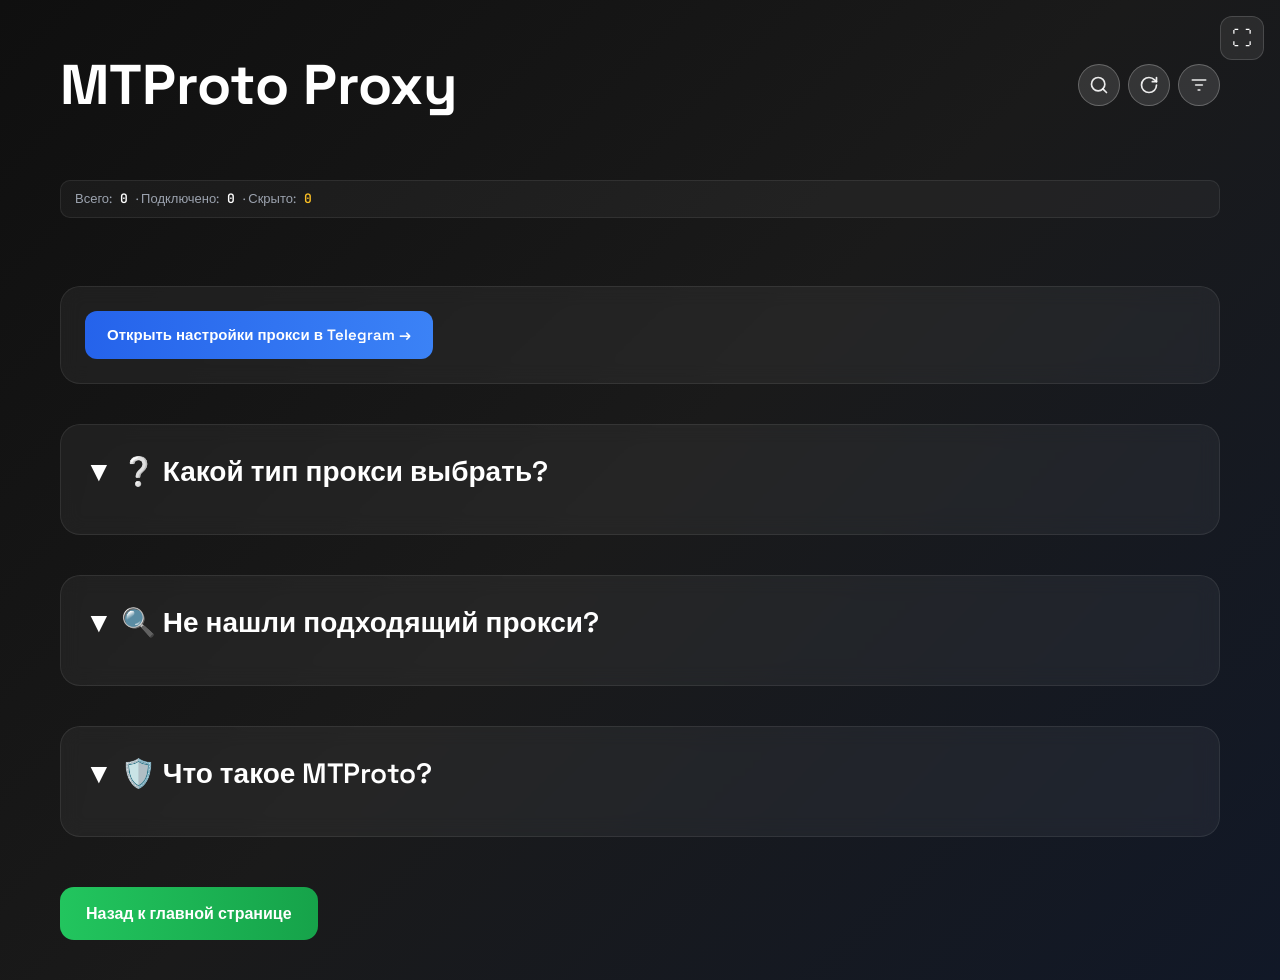
<file: WEB/Bin/ProtoTEST.html>
<!DOCTYPE html>
<html lang="ru">
<head>
  <meta charset="UTF-8">
  <meta name="viewport" content="width=device-width, initial-scale=1.0">
  <title>Информация о MTProto</title>
  <link href="https://fonts.googleapis.com/css2?family=Space+Grotesk:wght@400;600;700&family=JetBrains+Mono:wght@400;600&display=swap" rel="stylesheet">
  <style>
    * { box-sizing: border-box; margin: 0; padding: 0; }
    body {
      font-family: 'Space Grotesk', sans-serif;
      background: linear-gradient(135deg, #0f0f0f, #1a1a1a, #111827);
      color: #ffffff;
      line-height: 1.6;
    }
    .container {
      max-width: 1200px;
      margin: 0 auto;
      padding: 40px 20px;
    }
    h1 { font-size: clamp(32px, 5vw, 56px); font-weight: 700; margin-bottom: 20px; }
    .header-row {
      display: flex;
      align-items: center;
      justify-content: space-between;
      gap: 16px;
      margin-bottom: 20px;
    }
    .header-row h1 { margin-bottom: 0; }
    h2 { font-size: clamp(20px, 3vw, 28px); margin-bottom: 16px; font-weight: 600; }
    p { color: #cfcfcf; font-size: 17px; }
    .info-section {
      background: rgba(255,255,255,0.05);
      border: 1px solid rgba(255,255,255,0.08);
      padding: 24px;
      border-radius: 20px;
      margin: 20px 0;
      backdrop-filter: blur(10px);
    }
    .info-section ul { color: #cfcfcf; font-size: 17px; margin-top: 10px; padding-left: 20px; }
    .info-section li { margin: 6px 0; }

    .proxy-section { margin-top: 30px; }
    .proxy-section > p { margin-bottom: 14px; }
    .proxy-section .info-bar {
      display: flex;
      align-items: center;
      gap: 8px;
      padding: 8px 14px;
      margin-bottom: 14px;
      background: rgba(255,255,255,0.04);
      border: 1px solid rgba(255,255,255,0.08);
      border-radius: 10px;
      font-size: 13px;
      color: #9ca3af;
    }
    .proxy-section .info-bar .count {
      color: #fff;
      font-weight: 600;
      font-family: 'JetBrains Mono', monospace;
    }
    .proxy-section .info-bar .hidden {
      color: #fbbf24;
    }
    .proxy-list { display: flex; flex-direction: column; gap: 10px; min-height: 10px; }

    /* ── Поиск ── */
    .header-actions {
      display: flex;
      gap: 8px;
      flex-shrink: 0;
    }
    .icon-btn {
      width: 42px;
      height: 42px;
      border-radius: 50%;
      border: 1px solid rgba(255,255,255,0.25);
      background: rgba(255,255,255,0.12);
      color: rgba(255,255,255,0.9);
      cursor: pointer;
      display: flex;
      align-items: center;
      justify-content: center;
      transition: 0.2s;
      flex-shrink: 0;
    }
    .icon-btn svg { width: 20px; height: 20px; }
    .icon-btn:hover { background: rgba(255,255,255,0.14); border-color: rgba(255,255,255,0.3); color: #fff; }
    .icon-btn.active { background: linear-gradient(90deg, #2563eb, #3b82f6); border-color: transparent; color: #fff; }
    .icon-btn.active-green { background: linear-gradient(90deg, #16a34a, #22c55e); border-color: transparent; color: #fff; }
    .icon-btn.active-red { background: linear-gradient(90deg, #dc2626, #ef4444); border-color: transparent; color: #fff; }

    .search-container {
      max-height: 0;
      overflow: hidden;
      transition: max-height 0.4s cubic-bezier(0.4,0,0.2,1);
    }
    .search-container.open {
      max-height: 400px;
    }
    .search-bar {
      position: relative;
      margin-top: 10px;
    }
    .search-input {
      width: 100%;
      padding: 12px 16px 12px 40px;
      border-radius: 12px;
      border: 1px solid rgba(255,255,255,0.15);
      background: rgba(255,255,255,0.08);
      color: #fff;
      font-size: 15px;
      font-family: 'Space Grotesk', sans-serif;
      outline: none;
      transition: 0.2s;
    }
    .search-input::placeholder { color: rgba(255,255,255,0.4); }
    .search-input:focus { border-color: #3b82f6; background: rgba(255,255,255,0.12); box-shadow: 0 0 0 3px rgba(59,130,246,0.25); }
    .search-icon {
      position: absolute;
      left: 12px;
      top: 50%;
      transform: translateY(-50%);
      pointer-events: none;
      opacity: 0.4;
      display: flex;
      align-items: center;
    }
    .search-icon svg { width: 16px; height: 16px; }
    .search-clear {
      position: absolute;
      right: 10px;
      top: 50%;
      transform: translateY(-50%);
      background: none;
      border: none;
      color: rgba(255,255,255,0.5);
      font-size: 18px;
      cursor: pointer;
      display: none;
      padding: 4px;
      line-height: 1;
    }
    .search-clear.visible { display: block; }
    .search-clear:hover { color: #fff; }

    .search-suggestions-wrap {
      max-height: 0;
      overflow: hidden;
      transition: max-height 0.35s cubic-bezier(0.4,0,0.2,1);
    }
    .search-suggestions-wrap.open {
      max-height: 300px;
    }
    .search-suggestions {
      margin-top: 6px;
      background: #1e293b;
      border: 1px solid rgba(255,255,255,0.12);
      border-radius: 12px;
      overflow-y: auto;
      box-shadow: 0 12px 32px rgba(0,0,0,0.5);
    }
    .suggestion-item {
      padding: 10px 16px;
      cursor: pointer;
      font-family: 'JetBrains Mono', monospace;
      font-size: 14px;
      color: #cfcfcf;
      transition: 0.15s;
      display: flex;
      align-items: center;
      gap: 8px;
    }
    .suggestion-item:hover, .suggestion-item.active { background: rgba(59,130,246,0.2); color: #fff; }
    .suggestion-item:first-child { border-radius: 12px 12px 0 0; }
    .suggestion-item:last-child { border-radius: 0 0 12px 12px; }
    .suggestion-item mark { background: rgba(59,130,246,0.4); color: #fff; border-radius: 2px; padding: 0 1px; }
    .suggestion-badge {
      font-size: 10px;
      padding: 1px 6px;
      border-radius: 4px;
      font-family: 'Space Grotesk', sans-serif;
      font-weight: 700;
      flex-shrink: 0;
    }
    .suggestion-badge.badge-top { background: linear-gradient(135deg, #f9a8d4, #c084fc, #fbbf24); color: #1c0a2e; }
    .suggestion-badge.badge-new { background: linear-gradient(135deg, #fbbf24, #f59e0b); color: #1c1008; }
    .suggestion-badge.badge-best { background: linear-gradient(135deg, #a5b4fc, #818cf8); color: #0f172a; }
    .suggestion-badge.badge-vip { background: linear-gradient(135deg, #fbbf24, #f59e0b, #ef4444); color: #1c0a05; }
    .suggestion-badge.badge-hot { background: linear-gradient(135deg, #ef4444, #f97316); color: #fff; }
    .suggestion-badge.badge-cool { background: linear-gradient(135deg, #06b6d4, #3b82f6); color: #fff; }
    .suggestion-badge.badge-warm { background: linear-gradient(135deg, #f97316, #eab308); color: #1c0a00; }
    .suggestion-badge.badge-elite { background: linear-gradient(135deg, #a855f7, #ec4899); color: #fff; }
    .suggestion-badge.badge-pro { background: linear-gradient(135deg, #10b981, #14b8a6); color: #fff; }
    .suggestion-badge.badge-free { background: linear-gradient(135deg, #64748b, #94a3b8); color: #fff; }
    .suggestion-badge.badge-test { background: linear-gradient(135deg, #8b5cf6, #a78bfa); color: #fff; }
    .suggestion-badge.badge-default { background: linear-gradient(135deg, #475569, #64748b); color: #fff; }
    .suggestion-badge.badge-none { background: linear-gradient(135deg, #1f2937, #374151); color: #fff; }
    .search-no-results {
      padding: 14px 16px;
      color: #6b7280;
      font-size: 14px;
      text-align: center;
    }

    /* Proxy card — default */
    .proxy-button {
      display: flex;
      flex-direction: column;
      align-items: center;
      gap: 12px;
      width: 100%;
      padding: 16px 22px;
      background: linear-gradient(90deg, #1d4ed8, #2563eb);
      border-radius: 14px;
      color: #fff;
      border: 1px solid rgba(255,255,255,0.1);
      text-align: center;
      transition: transform 0.2s ease, box-shadow 0.2s ease;
      position: relative;
    }
    .proxy-button.visible {
      transform: translateY(0);
    }
    .proxy-button.hiding {
      transform: translateY(-8px);
    }
    .proxy-button:hover {
      transition-delay: 0ms !important;
      transform: translateY(-2px);
      box-shadow: 0 8px 22px rgba(37,99,235,0.45);
    }

    /* Priority card — "Новые" */
    .proxy-button.priority {
      background: linear-gradient(90deg,
        #92400e,
        #b45309,
        #d97706,
        #c26a10,
        #b45309,
        #92400e
      );
      background-size: 300% 100%;
      animation: shimmer-priority 8s linear infinite;
      border-color: rgba(251,191,36,0.35);
      box-shadow: 0 0 0 1px rgba(251,191,36,0.15);
    }
    .proxy-button.priority:hover {
      box-shadow: 0 8px 28px rgba(217,119,6,0.45);
    }
    @keyframes shimmer-priority {
      0%   { background-position: 0% 0%; }
      100% { background-position: 300% 0%; }
    }

    /* Priority card — "Лучшие" */
    .proxy-button.best {
      background: linear-gradient(90deg,
        #1e3a5f,
        #1d4ed8,
        #6366f1,
        #4f63d2,
        #1d4ed8,
        #1e3a5f
      );
      background-size: 300% 100%;
      animation: shimmer-best 8s linear infinite;
      border-color: rgba(165,180,252,0.35);
      box-shadow: 0 0 0 1px rgba(165,180,252,0.15);
    }
    .proxy-button.best:hover {
      box-shadow: 0 8px 28px rgba(99,102,241,0.45);
    }
    @keyframes shimmer-best {
      0%   { background-position: 0% 0%; }
      100% { background-position: 300% 0%; }
    }

    /* Priority card — "Новый и Лучший" (комбо, высший) */
    .proxy-button.top {
      background: linear-gradient(90deg,
        #5b21b6,
        #7c3aed,
        #a855f7,
        #d946ef,
        #ec4899,
        #f97316,
        #f59e0b,
        #f97316,
        #ec4899,
        #d946ef,
        #a855f7,
        #7c3aed,
        #5b21b6
      );
      background-size: 300% 100%;
      animation: shimmer 5s linear infinite;
      border-color: rgba(251,191,36,0.5);
      box-shadow: 0 0 0 1px rgba(236,72,153,0.25);
    }
    .proxy-button.top:hover {
      box-shadow: 0 8px 32px rgba(168,85,247,0.6);
    }
    @keyframes shimmer {
      0%   { background-position: 0% 0%; }
      100% { background-position: 300% 0%; }
    }

    /* Card styles: VIP */
    .proxy-button.vip {
      background: linear-gradient(90deg, #fbbf24, #f59e0b, #ef4444, #f59e0b, #fbbf24);
      background-size: 300% 100%;
      animation: shimmer-vip 6s linear infinite;
      border-color: rgba(251,191,36,0.5);
    }
    .proxy-button.vip:hover { box-shadow: 0 8px 28px rgba(245,158,11,0.5); }
    @keyframes shimmer-vip { 0% { background-position: 0% 0%; } 100% { background-position: 300% 0%; } }

    /* Card styles: HOT */
    .proxy-button.hot {
      background: linear-gradient(90deg, #dc2626, #f97316, #dc2626);
      background-size: 300% 100%;
      animation: shimmer-hot 4s linear infinite;
      border-color: rgba(239,68,68,0.5);
    }
    .proxy-button.hot:hover { box-shadow: 0 8px 28px rgba(239,68,68,0.5); }
    @keyframes shimmer-hot { 0% { background-position: 0% 0%; } 100% { background-position: 300% 0%; } }

    /* Card styles: COOL */
    .proxy-button.cool {
      background: linear-gradient(90deg, #06b6d4, #3b82f6, #06b6d4);
      background-size: 300% 100%;
      animation: shimmer-cool 6s linear infinite;
      border-color: rgba(6,182,212,0.5);
    }
    .proxy-button.cool:hover { box-shadow: 0 8px 28px rgba(6,182,212,0.5); }
    @keyframes shimmer-cool { 0% { background-position: 0% 0%; } 100% { background-position: 300% 0%; } }

    /* Card styles: WARM */
    .proxy-button.warm {
      background: linear-gradient(90deg, #ea580c, #fbbf24, #ea580c);
      background-size: 300% 100%;
      animation: shimmer-warm 5s linear infinite;
      border-color: rgba(234,135,26,0.5);
    }
    .proxy-button.warm:hover { box-shadow: 0 8px 28px rgba(234,135,26,0.5); }
    @keyframes shimmer-warm { 0% { background-position: 0% 0%; } 100% { background-position: 300% 0%; } }

    /* Card styles: ELITE */
    .proxy-button.elite {
      background: linear-gradient(90deg, #9333ea, #ec4899, #9333ea);
      background-size: 300% 100%;
      animation: shimmer-elite 5s linear infinite;
      border-color: rgba(147,51,234,0.5);
    }
    .proxy-button.elite:hover { box-shadow: 0 8px 28px rgba(147,51,234,0.5); }
    @keyframes shimmer-elite { 0% { background-position: 0% 0%; } 100% { background-position: 300% 0%; } }

    /* Card styles: PRO */
    .proxy-button.pro {
      background: linear-gradient(90deg, #14b8a6, #22d3ee, #14b8a6);
      background-size: 300% 100%;
      animation: shimmer-pro 6s linear infinite;
      border-color: rgba(20,184,166,0.5);
    }
    .proxy-button.pro:hover { box-shadow: 0 8px 28px rgba(20,184,166,0.5); }
    @keyframes shimmer-pro { 0% { background-position: 0% 0%; } 100% { background-position: 300% 0%; } }

    /* Card styles: FREE */
    .proxy-button.free {
      background: linear-gradient(90deg, #64748b, #94a3b8, #64748b);
      background-size: 300% 100%;
      animation: shimmer-free 8s linear infinite;
      border-color: rgba(100,116,139,0.5);
    }
    .proxy-button.free:hover { box-shadow: 0 8px 28px rgba(100,116,139,0.5); }
    @keyframes shimmer-free { 0% { background-position: 0% 0%; } 100% { background-position: 300% 0%; } }

    /* Card styles: TEST */
    .proxy-button.test {
      background: linear-gradient(90deg, #8b5cf6, #a78bfa, #8b5cf6);
      background-size: 300% 100%;
      animation: shimmer-test 6s linear infinite;
      border-color: rgba(139,92,246,0.5);
    }
    .proxy-button.test:hover { box-shadow: 0 8px 28px rgba(139,92,246,0.5); }
    @keyframes shimmer-test { 0% { background-position: 0% 0%; } 100% { background-position: 300% 0%; } }

    /* Card styles: DEFAULT */
    .proxy-button.default {
      background: linear-gradient(90deg, #1e293b, #334155, #1e293b);
      background-size: 300% 100%;
      animation: shimmer-default 8s linear infinite;
      border-color: rgba(30,41,59,0.5);
    }
    .proxy-button.default:hover { box-shadow: 0 8px 28px rgba(30,41,59,0.5); }
    @keyframes shimmer-default { 0% { background-position: 0% 0%; } 100% { background-position: 300% 0%; } }

    /* Card styles: NONE */
    .proxy-button.none {
      background: linear-gradient(90deg, #0f172a, #1e293b, #0f172a);
      background-size: 300% 100%;
      animation: shimmer-none 10s linear infinite;
      border-color: rgba(15,23,42,0.5);
    }
    .proxy-button.none:hover { box-shadow: 0 8px 28px rgba(15,23,42,0.5); }
    @keyframes shimmer-none { 0% { background-position: 0% 0%; } 100% { background-position: 300% 0%; } }

    .priority-badge.badge-top {
      background: linear-gradient(135deg, #f9a8d4, #c084fc, #fbbf24);
      color: #1c0a2e;
    }

    .proxy-type-indicator {
      font-weight: 700;
      opacity: 1;
      padding: 1px 5px;
      border-radius: 4px;
      background: rgba(0,0,0,0.3);
      margin-right: 4px;
    }
    .priority-badge {
      position: absolute;
      top: -1px;
      right: 14px;
      font-size: 11px;
      font-weight: 700;
      padding: 2px 10px;
      border-radius: 0 0 8px 8px;
      letter-spacing: 0.04em;
      text-transform: uppercase;
      display: flex;
      align-items: center;
      gap: 4px;
    }
    .priority-badge.badge-new {
      background: linear-gradient(135deg, #fbbf24, #f59e0b);
      color: #1c1008;
    }
    .priority-badge.badge-best {
      background: linear-gradient(135deg, #a5b4fc, #818cf8);
      color: #0f172a;
    }
    .priority-badge.badge-unchecked {
      background: linear-gradient(135deg, #6b7280, #9ca3af);
      color: #fff;
    }
    .priority-badge.badge-vip {
      background: linear-gradient(135deg, #fbbf24, #f59e0b, #ef4444);
      color: #1c0a05;
    }
    .priority-badge.badge-hot {
      background: linear-gradient(135deg, #ef4444, #f97316);
      color: #fff;
    }
    .priority-badge.badge-cool {
      background: linear-gradient(135deg, #06b6d4, #3b82f6);
      color: #fff;
    }
    .priority-badge.badge-warm {
      background: linear-gradient(135deg, #f97316, #eab308);
      color: #1c0a00;
    }
    .priority-badge.badge-elite {
      background: linear-gradient(135deg, #a855f7, #ec4899);
      color: #fff;
    }
    .priority-badge.badge-pro {
      background: linear-gradient(135deg, #10b981, #14b8a6);
      color: #fff;
    }
    .priority-badge.badge-free {
      background: linear-gradient(135deg, #64748b, #94a3b8);
      color: #fff;
    }
    .priority-badge.badge-test {
      background: linear-gradient(135deg, #8b5cf6, #a78bfa);
      color: #fff;
    }
    .priority-badge.badge-default {
      background: linear-gradient(135deg, #475569, #64748b);
      color: #fff;
    }
    .priority-badge.badge-none {
      background: linear-gradient(135deg, #1f2937, #374151);
      color: #fff;
    }

    .btn-label {
      font-family: 'JetBrains Mono', monospace;
      font-weight: 600;
      font-size: 15px;
      word-break: break-all;
      line-height: 1.4;
    }
    .btn-actions {
      display: flex;
      gap: 8px;
      flex-wrap: wrap;
      justify-content: center;
    }
    .btn-open {
      padding: 8px 16px;
      border-radius: 8px;
      font-size: 12px;
      font-weight: 600;
      border: none;
      cursor: pointer;
      transition: background 0.2s, transform 0.1s, border-color 0.2s;
      font-family: 'JetBrains Mono', monospace;
      white-space: nowrap;
      letter-spacing: 0.04em;
      text-transform: uppercase;
      display: inline-flex;
      align-items: center;
      gap: 5px;
    }

    .btn-open {
      background: linear-gradient(135deg, #16a34a, #22c55e);
      color: #fff;
      border: 1px solid rgba(34,197,94,0.4);
    }
    .btn-open:hover { transform: translateY(-1px); box-shadow: 0 4px 12px rgba(34,197,94,0.35); }

    .btn-block {
      display: inline-flex;
      align-items: center;
      gap: 5px;
      background: rgba(220,38,38,0.10);
      color: rgba(254,202,202,0.85);
      border: 1px solid rgba(220,38,38,0.2);
      border-radius: 8px;
      padding: 8px 16px;
    }
    .btn-block:hover { background: rgba(220,38,38,0.25); border-color: rgba(220,38,38,0.5); color: #fecaca; }
    .btn-block.blocked { background: linear-gradient(135deg, #16a34a, #22c55e); border-color: rgba(34,197,94,0.5); color: #fff; }

    /* Pagination */
    .pagination { display: flex; align-items: center; gap: 8px; margin-top: 24px; flex-wrap: wrap; }
    .page-btn {
      padding: 8px 16px;
      border-radius: 10px;
      border: 1px solid rgba(255,255,255,0.15);
      background: rgba(255,255,255,0.06);
      color: #fff;
      font-size: 14px;
      font-weight: 600;
      cursor: pointer;
      transition: 0.2s;
      font-family: 'Space Grotesk', sans-serif;
    }
    .page-btn:hover { background: rgba(255,255,255,0.14); border-color: rgba(255,255,255,0.3); }
    .page-btn.active {
      background: linear-gradient(90deg, #2563eb, #3b82f6);
      border-color: transparent;
      box-shadow: 0 4px 14px rgba(37,99,235,0.4);
    }
    .page-btn:disabled { opacity: 0.35; cursor: default; }
    .page-info { color: #9ca3af; font-size: 14px; margin-left: 4px; }

    .back-link {
      display: inline-block;
      margin-top: 30px;
      padding: 14px 26px;
      background: linear-gradient(90deg, #22c55e, #16a34a);
      border-radius: 14px;
      text-decoration: none;
      color: #fff;
      font-weight: 600;
      transition: 0.3s ease;
    }
    .back-link:hover { transform: translateY(-3px); box-shadow: 0 10px 25px rgba(34,197,94,0.4); }

    /* Spinner for user proxy add button */
    .user-add-btn .spinner {
      display: inline-block;
      width: 12px;
      height: 12px;
      border: 2px solid currentColor;
      border-top-color: transparent;
      border-radius: 50%;
      animation: spin 0.8s linear infinite;
    }
    .user-add-btn {
      display: inline-flex;
      align-items: center;
      justify-content: center;
      gap: 6px;
      padding: 8px 16px;
      border-radius: 8px;
      border: none;
      color: #fff;
      font-size: 12px;
      font-weight: 600;
      cursor: pointer;
      transition: 0.2s;
      font-family: 'JetBrains Mono', monospace;
      white-space: nowrap;
      letter-spacing: 0.04em;
      text-transform: uppercase;
    }
    .user-add-btn.personal { background: linear-gradient(135deg, #2563eb, #3b82f6); border: 1px solid rgba(59,130,246,0.4); }
    .user-add-btn.personal:hover { transform: translateY(-1px); box-shadow: 0 4px 12px rgba(59,130,246,0.35); }
    .user-add-btn.other { background: linear-gradient(135deg, #16a34a, #22c55e); border: 1px solid rgba(34,197,94,0.4); }
    .user-add-btn.other:hover { transform: translateY(-1px); box-shadow: 0 4px 12px rgba(34,197,94,0.35); }
    .user-add-btn:disabled { opacity: 0.6; cursor: default; transform: none; }

    @keyframes spin { to { transform: rotate(360deg); } }
    @keyframes pulse-g { 0%,100%{opacity:1} 50%{opacity:0.5} }

    /* Proxy Source Selection Modal */
    .proxy-source-modal {
      display: none;
      position: fixed;
      inset: 0;
      z-index: 1000;
      background: rgba(0,0,0,0.8);
      backdrop-filter: blur(8px);
      align-items: center;
      justify-content: center;
      padding: 20px;
    }
    .proxy-source-modal.open { display: flex; }
    .proxy-source-modal-content {
      background: linear-gradient(135deg, #1e293b, #0f172a);
      border: 1px solid rgba(255,255,255,0.15);
      border-radius: 16px;
      padding: 24px;
      max-width: 420px;
      width: 100%;
      box-shadow: 0 24px 64px rgba(0,0,0,0.6);
    }
    .proxy-source-modal-title {
      font-size: 18px;
      font-weight: 700;
      color: #fff;
      margin-bottom: 16px;
      text-align: center;
    }
    .proxy-source-options {
      display: flex;
      flex-direction: column;
      gap: 8px;
      max-height: 280px;
      overflow-y: auto;
      padding-right: 8px;
    }
    .proxy-source-options::-webkit-scrollbar {
      width: 4px;
    }
    .proxy-source-options::-webkit-scrollbar-track {
      background: transparent;
    }
    .proxy-source-options::-webkit-scrollbar-thumb {
      background: rgba(255,255,255,0.2);
      border-radius: 2px;
    }
    .proxy-source-option {
      display: flex;
      align-items: center;
      gap: 10px;
      padding: 10px 12px;
      background: rgba(255,255,255,0.05);
      border: 1px solid rgba(255,255,255,0.1);
      border-radius: 8px;
      cursor: pointer;
      transition: 0.2s;
    }
    .proxy-source-option-icon {
      width: 28px;
      height: 28px;
      border-radius: 6px;
      display: flex;
      align-items: center;
      justify-content: center;
      font-size: 14px;
      flex-shrink: 0;
    }
    .proxy-source-option-title { color: #fff; font-weight: 600; font-size: 13px; }
    .proxy-source-option-desc { color: #94a3b8; font-size: 11px; margin-top: 1px; }
    .proxy-source-option-arrow { color: #64748b; font-size: 12px; }
    .proxy-source-option:hover {
      background: rgba(255,255,255,0.1);
      border-color: rgba(255,255,255,0.2);
    }
    .proxy-source-option-icon.personal { background: linear-gradient(135deg, #2563eb, #3b82f6); }
    .proxy-source-option-icon.other { background: linear-gradient(135deg, #16a34a, #22c55e); }
    .proxy-source-option-text { flex: 1; }
    .proxy-source-option-title { color: #fff; font-weight: 600; font-size: 14px; }
    .proxy-source-option-desc { color: #94a3b8; font-size: 12px; margin-top: 2px; }
    .proxy-source-option-arrow { color: #64748b; }
    .proxy-source-modal-close {
      width: 100%;
      margin-top: 12px;
      padding: 10px;
      background: rgba(255,255,255,0.05);
      border: 1px solid rgba(255,255,255,0.1);
      border-radius: 8px;
      color: #94a3b8;
      font-size: 13px;
      cursor: pointer;
      transition: 0.2s;
    }
    .proxy-source-modal-close:hover { background: rgba(255,255,255,0.1); color: #fff; }

    .settings-link {
      display: inline-flex;
      align-items: center;
      padding: 12px 22px;
      background: linear-gradient(90deg, #2563eb, #3b82f6);
      border-radius: 12px;
      text-decoration: none;
      color: #fff;
      font-weight: 600;
      font-size: 15px;
      transition: 0.25s ease;
      align-self: flex-start;
    }
    .settings-link:hover { transform: translateY(-2px); box-shadow: 0 8px 22px rgba(37,99,235,0.45); }
    .settings-link--green {
      background: linear-gradient(90deg, #16a34a, #22c55e);
    }
    .settings-link--green:hover { box-shadow: 0 8px 22px rgba(34,197,94,0.4); }

    /* ── Метка «подключено» ── */
    .connected-badge {
      position: absolute;
      top: 8px;
      left: 10px;
      display: flex;
      align-items: center;
      gap: 4px;
      background: rgba(22, 163, 74, 0.92);
      border: 1px solid rgba(134,239,172,0.45);
      border-radius: 20px;
      padding: 2px 9px 2px 6px;
      font-size: 11px;
      font-weight: 700;
      color: #fff;
      letter-spacing: 0.03em;
      box-shadow: 0 2px 8px rgba(22,163,74,0.55);
      animation: badge-pop 0.25s cubic-bezier(.34,1.56,.64,1) both;
      pointer-events: none;
      z-index: 10;
    }
    .connected-badge::before {
      content: '';
      display: inline-block;
      width: 7px;
      height: 7px;
      border-radius: 50%;
      background: #86efac;
      box-shadow: 0 0 5px #86efac;
      animation: pulse-dot 2s ease-in-out infinite;
    }
    @keyframes badge-pop {
      from { opacity: 0; transform: scale(0.6); }
      to   { opacity: 1; transform: scale(1); }
    }
    @keyframes pulse-dot {
      0%, 100% { opacity: 1; transform: scale(1); }
      50%       { opacity: 0.5; transform: scale(0.7); }
    }

    /* При наведении на карточку с подключением — показываем кнопку сброса */
    .proxy-button.is-connected .btn-open {
      background: linear-gradient(135deg, #0f766e, #14b8a6) !important;
    }
    .proxy-button.is-connected .btn-open:hover {
      background: linear-gradient(135deg, #dc2626, #ef4444) !important;
      border-color: rgba(239,68,68,0.4);
    }
    .proxy-button.is-connected .btn-open:hover::after {
      content: '';
    }
    .fullscreen-btn {
      position: fixed;
      top: 16px;
      right: 16px;
      width: 44px;
      height: 44px;
      background: rgba(255,255,255,0.08);
      border: 1px solid rgba(255,255,255,0.15);
      border-radius: 12px;
      color: #fff;
      font-size: 20px;
      cursor: pointer;
      display: flex;
      align-items: center;
      justify-content: center;
      transition: 0.3s ease;
      z-index: 9999;
      backdrop-filter: blur(10px);
    }
    .fullscreen-btn:hover {
      background: rgba(59,130,246,0.3);
      border-color: rgba(59,130,246,0.6);
    }

    #uncheckedProxyList { display: flex; flex-direction: column; gap: 10px; min-height: 10px; margin-top: 16px; }

    /* ── Filter dropdown ── */
    .filter-dropdown-wrap {
      position: relative;
    }
    .filter-dropdown {
      position: absolute;
      top: calc(100% + 8px);
      right: 0;
      min-width: 230px;
      background: #1e293b;
      border: 1px solid rgba(255,255,255,0.12);
      border-radius: 14px;
      box-shadow: 0 16px 40px rgba(0,0,0,0.6);
      z-index: 1000;
      overflow: hidden;
      opacity: 0;
      pointer-events: none;
      transform: translateY(-6px) scale(0.97);
      transform-origin: top right;
      transition: opacity 0.2s cubic-bezier(0.4,0,0.2,1), transform 0.2s cubic-bezier(0.4,0,0.2,1);
    }
    .filter-dropdown.open {
      opacity: 1;
      pointer-events: auto;
      transform: translateY(0) scale(1);
    }
    .filter-dropdown-section-label {
      padding: 10px 14px 4px;
      font-size: 11px;
      font-weight: 700;
      letter-spacing: 0.08em;
      text-transform: uppercase;
      color: rgba(255,255,255,0.35);
    }
    .filter-dropdown-divider {
      height: 1px;
      background: rgba(255,255,255,0.08);
      margin: 4px 0;
    }
    .filter-dropdown-item {
      display: flex;
      align-items: center;
      gap: 9px;
      padding: 9px 14px;
      cursor: pointer;
      font-size: 14px;
      color: #cfcfcf;
      transition: background 0.15s;
      user-select: none;
    }
    .filter-dropdown-item:hover { background: rgba(255,255,255,0.07); color: #fff; }
    .filter-dropdown-item.active { color: #fff; }
    .filter-item-dot {
      width: 10px;
      height: 10px;
      border-radius: 50%;
      flex-shrink: 0;
    }
    .filter-item-count {
      margin-left: auto;
      font-size: 11px;
      color: rgba(255,255,255,0.35);
      font-family: 'JetBrains Mono', monospace;
    }
    .filter-item-check {
      font-size: 13px;
      color: #22c55e;
      opacity: 0;
      transition: opacity 0.15s;
    }
    .filter-dropdown-item.active .filter-item-check { opacity: 1; }
    .filter-toggle-item.active { color: #fff; }
    .filter-toggle-item.active .filter-item-check { opacity: 1; }
    .filter-dropdown-item .filter-item-check { display: none; }
    .filter-dropdown-item.active .filter-item-check { display: inline; }
    .group-actions-dropdown-item {
      display: flex;
      align-items: center;
      gap: 10px;
      padding: 10px 14px;
      cursor: pointer;
      font-size: 14px;
      color: #cfcfcf;
      transition: background 0.15s;
      user-select: none;
    }
    .group-actions-dropdown-item:hover { background: rgba(255,255,255,0.07); color: #fff; }
    .icon-btn.filter-active {
      background: linear-gradient(90deg, #2563eb, #3b82f6);
      border-color: transparent;
      color: #fff;
    }

    .apply-btn {
      position: fixed;
      bottom: 24px;
      left: 50%;
      transform: translateX(-50%);
      padding: 14px 32px;
      background: linear-gradient(90deg, #2563eb, #3b82f6);
      color: #fff;
      border: none;
      border-radius: 14px;
      font-size: 16px;
      font-weight: 700;
      cursor: pointer;
      box-shadow: 0 8px 24px rgba(37,99,235,0.5);
      z-index: 9999;
      display: block;
      opacity: 0;
      pointer-events: none;
      transition: opacity 0.5s ease;
    }
    .apply-btn.visible {
      opacity: 1;
      pointer-events: auto;
      animation: popIn 0.3s ease;
    }
    @keyframes popIn {
      from { opacity: 0; transform: translateX(-50%) translateY(20px); }
      to   { opacity: 1; transform: translateX(-50%) translateY(0); }
    }

    /* Confirm Modal */
    .modal-overlay {
      position: fixed;
      top: 0;
      left: 0;
      width: 100%;
      height: 100%;
      background: rgba(0,0,0,0.75);
      backdrop-filter: blur(4px);
      display: flex;
      align-items: center;
      justify-content: center;
      z-index: 10002;
      opacity: 0;
      pointer-events: none;
      transition: opacity 0.25s;
    }
    .modal-overlay.open {
      opacity: 1;
      pointer-events: auto;
    }
    .modal-content {
      background: #1e293b;
      border: 1px solid rgba(255,255,255,0.12);
      border-radius: 16px;
      padding: 24px;
      max-width: 400px;
      width: 90%;
      box-shadow: 0 20px 50px rgba(0,0,0,0.6);
      transform: scale(0.9);
      transition: transform 0.25s;
    }
    .modal-overlay.open .modal-content {
      transform: scale(1);
    }
    .modal-title {
      font-size: 18px;
      font-weight: 700;
      margin-bottom: 12px;
      color: #fff;
    }
    .modal-text {
      font-size: 14px;
      color: #cfcfcf;
      margin-bottom: 20px;
      line-height: 1.5;
    }
    .modal-actions {
      display: flex;
      gap: 10px;
      justify-content: flex-end;
    }
    .modal-btn {
      padding: 10px 20px;
      border-radius: 10px;
      font-size: 14px;
      font-weight: 600;
      cursor: pointer;
      border: none;
      transition: 0.2s;
    }
    .modal-btn-cancel {
      background: rgba(255,255,255,0.1);
      color: #fff;
      border: 1px solid rgba(255,255,255,0.15);
    }
    .modal-btn-cancel:hover { background: rgba(255,255,255,0.18); }
    .modal-btn-confirm {
      background: linear-gradient(135deg, #dc2626, #ef4444);
      color: #fff;
    }
    .modal-btn-confirm:hover { box-shadow: 0 4px 14px rgba(239,68,68,0.4); }

    /* Toast Notification */
    .toast {
      position: fixed;
      top: 24px;
      left: 50%;
      transform: translateX(-50%) translateY(-100px);
      background: #1e293b;
      border: 1px solid rgba(255,255,255,0.12);
      border-radius: 12px;
      padding: 14px 20px;
      color: #fff;
      font-size: 14px;
      box-shadow: 0 12px 32px rgba(0,0,0,0.5);
      z-index: 10000;
      opacity: 0;
      transition: transform 0.3s cubic-bezier(0.4,0,0.2,1), opacity 0.3s;
    }
    .toast.show {
      transform: translateX(-50%) translateY(0);
      opacity: 1;
    }
    .toast.toast-info {
      border-left: 3px solid #3b82f6;
    }
    .toast.toast-success {
      border-left: 3px solid #22c55e;
    }
    .toast.toast-error {
      border-left: 3px solid #ef4444;
    }

    /* ── Proxy Detail Modal ── */
    .proxy-detail-overlay {
      position: fixed;
      inset: 0;
      background: rgba(0,0,0,0.78);
      backdrop-filter: blur(6px);
      display: flex;
      align-items: center;
      justify-content: center;
      z-index: 10001;
      opacity: 0;
      pointer-events: none;
      transition: opacity 0.22s;
      padding: 16px;
    }
    .proxy-detail-overlay.open {
      opacity: 1;
      pointer-events: auto;
    }
    .proxy-detail-panel {
      background: #0f172a;
      border: 1px solid rgba(255,255,255,0.13);
      border-radius: 20px;
      width: 100%;
      max-width: 540px;
      height: 90vh;
      display: flex;
      flex-direction: column;
      box-shadow: 0 32px 80px rgba(0,0,0,0.7);
      transform: translateY(16px) scale(0.97);
      transition: transform 0.22s cubic-bezier(0.34,1.56,0.64,1);
    }
    .proxy-detail-overlay.open .proxy-detail-panel {
      transform: translateY(0) scale(1);
    }
    .proxy-detail-header {
      display: flex;
      align-items: center;
      justify-content: space-between;
      padding: 18px 20px 14px;
      border-bottom: 1px solid rgba(255,255,255,0.08);
      gap: 12px;
      flex-shrink: 0;
    }
    .proxy-detail-server {
      font-family: 'JetBrains Mono', monospace;
      font-size: 15px;
      font-weight: 600;
      color: #e2e8f0;
      word-break: break-all;
      flex: 1;
      line-height: 1.4;
    }
    .proxy-detail-close {
      width: 32px;
      height: 32px;
      border-radius: 8px;
      border: 1px solid rgba(255,255,255,0.12);
      background: rgba(255,255,255,0.06);
      color: rgba(255,255,255,0.7);
      cursor: pointer;
      display: flex;
      align-items: center;
      justify-content: center;
      font-size: 16px;
      flex-shrink: 0;
      transition: 0.15s;
    }
    .proxy-detail-close:hover { background: rgba(255,255,255,0.12); color: #fff; }

    /* Scroll area with custom scrollbar */
    .proxy-detail-scroll {
      flex: 1;
      min-height: 0;
      overflow-y: auto;
      scrollbar-width: thin;
      scrollbar-color: rgba(255,255,255,0.15) transparent;
    }
    .proxy-detail-scroll::-webkit-scrollbar {
      width: 5px;
    }
    .proxy-detail-scroll::-webkit-scrollbar-track {
      background: transparent;
    }
    .proxy-detail-scroll::-webkit-scrollbar-thumb {
      background: rgba(255,255,255,0.13);
      border-radius: 10px;
      transition: background 0.2s;
    }
    .proxy-detail-scroll::-webkit-scrollbar-thumb:hover {
      background: rgba(255,255,255,0.28);
    }

    .proxy-detail-body { padding: 16px 16px 20px 20px; display: flex; flex-direction: column; gap: 6px; }

    .proxy-detail-body { 
      padding: 16px 16px 32px 20px; 
      display: flex; 
      flex-direction: column; 
      gap: 6px;
      min-height: 0;
    }
    .proxy-detail-row {
      display: flex;
      align-items: flex-start;
      gap: 12px;
      padding: 9px 12px;
      border-radius: 10px;
      background: rgba(255,255,255,0.03);
      border: 1px solid rgba(255,255,255,0.06);
    }
    .proxy-detail-row:hover { background: rgba(255,255,255,0.05); }
    .proxy-detail-key {
      font-size: 10px;
      font-weight: 700;
      text-transform: uppercase;
      letter-spacing: 0.08em;
      color: rgba(255,255,255,0.35);
      min-width: 90px;
      flex-shrink: 0;
      padding-top: 1px;
    }
    .proxy-detail-val {
      font-family: 'JetBrains Mono', monospace;
      font-size: 13px;
      color: #e2e8f0;
      word-break: break-all;
      flex: 1;
      line-height: 1.5;
    }
    .proxy-detail-val.muted { color: rgba(255,255,255,0.45); font-style: italic; }
    .proxy-detail-val.green { color: #4ade80; }
    .proxy-detail-val.amber { color: #fbbf24; }
    .proxy-detail-val.red   { color: #f87171; }
    .proxy-detail-val.blue  { color: #67e8f9; }
    .proxy-detail-val.purple{ color: #c4b5fd; }
    .proxy-detail-copy {
      width: 26px;
      height: 26px;
      border-radius: 6px;
      border: 1px solid rgba(255,255,255,0.1);
      background: rgba(255,255,255,0.04);
      color: rgba(255,255,255,0.5);
      cursor: pointer;
      display: flex;
      align-items: center;
      justify-content: center;
      flex-shrink: 0;
      transition: 0.15s;
    }
    .proxy-detail-copy svg { width: 12px; height: 12px; }
    .proxy-detail-copy:hover { background: rgba(255,255,255,0.1); color: #fff; border-color: rgba(255,255,255,0.2); }
    .proxy-detail-copy.ok { background: rgba(34,197,94,0.15); border-color: rgba(34,197,94,0.4); color: #4ade80; }
    .proxy-detail-footer {
      padding: 12px 20px 18px;
      display: flex;
      gap: 8px;
      flex-wrap: wrap;
      border-top: 1px solid rgba(255,255,255,0.07);
      flex-shrink: 0;
    }
    .proxy-detail-btn {
      flex: 1;
      min-width: 120px;
      padding: 10px 14px;
      border-radius: 10px;
      font-size: 13px;
      font-weight: 600;
      cursor: pointer;
      border: 1px solid rgba(255,255,255,0.12);
      background: rgba(255,255,255,0.06);
      color: #e2e8f0;
      display: flex;
      align-items: center;
      justify-content: center;
      gap: 7px;
      font-family: 'Space Grotesk', sans-serif;
      transition: 0.15s;
    }
    .proxy-detail-btn svg { width: 14px; height: 14px; flex-shrink: 0; }
    .proxy-detail-btn:hover { background: rgba(255,255,255,0.12); border-color: rgba(255,255,255,0.22); }
    .proxy-detail-btn.primary { background: linear-gradient(135deg, #16a34a, #22c55e); border-color: transparent; color: #fff; }
    .proxy-detail-btn.primary:hover { box-shadow: 0 4px 14px rgba(34,197,94,0.35); }
    .proxy-detail-badge {
      display: inline-flex;
      align-items: center;
      gap: 5px;
      font-size: 11px;
      font-weight: 700;
      padding: 3px 10px;
      border-radius: 20px;
      margin-bottom: 4px;
    }

    /* ── Delete-by-type Modal ── */
    .delete-type-modal {
      display: none;
      position: fixed;
      inset: 0;
      z-index: 10003;
      background: rgba(0,0,0,0.82);
      backdrop-filter: blur(8px);
      align-items: center;
      justify-content: center;
      padding: 20px;
    }
    .delete-type-modal.open { display: flex; }
    .delete-type-modal-content {
      background: linear-gradient(135deg, #1e293b, #0f172a);
      border: 1px solid rgba(255,255,255,0.15);
      border-radius: 18px;
      padding: 24px;
      max-width: 400px;
      width: 100%;
      box-shadow: 0 24px 64px rgba(0,0,0,0.7);
    }
    .delete-type-modal-title {
      font-size: 17px;
      font-weight: 700;
      color: #fff;
      margin-bottom: 6px;
      text-align: center;
    }
    .delete-type-modal-subtitle {
      font-size: 12px;
      color: #64748b;
      text-align: center;
      margin-bottom: 18px;
      line-height: 1.4;
    }
    .delete-type-list {
      display: flex;
      flex-direction: column;
      gap: 8px;
      margin-bottom: 14px;
    }
    .delete-type-item {
      display: flex;
      align-items: center;
      justify-content: space-between;
      padding: 10px 14px;
      background: rgba(255,255,255,0.04);
      border: 1px solid rgba(255,255,255,0.08);
      border-radius: 10px;
      gap: 12px;
    }
    .delete-type-label {
      font-size: 14px;
      color: #e2e8f0;
      flex: 1;
    }
    .delete-type-count {
      font-family: 'JetBrains Mono', monospace;
      font-size: 12px;
      color: #94a3b8;
      background: rgba(255,255,255,0.07);
      padding: 2px 8px;
      border-radius: 6px;
      flex-shrink: 0;
    }
    .delete-type-btn {
      padding: 7px 14px;
      border-radius: 8px;
      font-size: 12px;
      font-weight: 700;
      border: 1px solid rgba(220,38,38,0.35);
      background: rgba(220,38,38,0.12);
      color: #fca5a5;
      cursor: pointer;
      transition: background 0.15s, border-color 0.15s, color 0.15s, box-shadow 0.15s;
      font-family: 'JetBrains Mono', monospace;
      letter-spacing: 0.03em;
      white-space: nowrap;
      flex-shrink: 0;
      user-select: none;
    }
    .delete-type-btn:hover {
      background: rgba(220,38,38,0.28);
      border-color: rgba(220,38,38,0.55);
      color: #fecaca;
    }
    .delete-type-btn.confirm-first {
      background: linear-gradient(135deg, #dc2626, #ef4444);
      border-color: rgba(239,68,68,0.7);
      color: #fff;
      box-shadow: 0 0 0 2px rgba(239,68,68,0.4);
      animation: pulse-confirm 0.9s ease-in-out infinite;
    }
    @keyframes pulse-confirm {
      0%, 100% { box-shadow: 0 0 0 2px rgba(239,68,68,0.4); }
      50%       { box-shadow: 0 0 0 4px rgba(239,68,68,0.2); }
    }
    .delete-type-modal-close {
      width: 100%;
      padding: 10px;
      background: rgba(255,255,255,0.05);
      border: 1px solid rgba(255,255,255,0.1);
      border-radius: 10px;
      color: #94a3b8;
      font-size: 13px;
      cursor: pointer;
      transition: 0.2s;
    }
    .delete-type-modal-close:hover { background: rgba(255,255,255,0.1); color: #fff; }
  </style>
</head>
<body>
  <button class="fullscreen-btn" id="fullscreenBtn" title="Полноэкранный режим">⛶</button>
  <button class="apply-btn" id="applyBtn">Обновить</button>
  <div class="modal-overlay" id="confirmModal">
    <div class="modal-content">
      <div class="modal-title" id="modalTitle">Подтверждение</div>
      <div class="modal-text" id="modalText"></div>
      <div class="modal-actions">
        <button class="modal-btn modal-btn-cancel" id="modalCancel">Отмена</button>
        <button class="modal-btn modal-btn-confirm" id="modalConfirm">Подтвердить</button>
      </div>
    </div>
  </div>
  <!-- Proxy Source Selection Modal -->
  <div class="proxy-source-modal" id="proxySourceModal">
    <div class="proxy-source-modal-content">
      <div class="proxy-source-modal-title" id="proxySourceModalTitle">Выберите способ загрузки</div>
      <div class="proxy-source-options" id="proxySourceOptions"></div>
      <button class="proxy-source-modal-close" id="proxySourceModalClose">Отмена</button>
    </div>
  </div>
  <!-- Delete by Type Modal -->
  <div class="delete-type-modal" id="deleteTypeModal">
    <div class="delete-type-modal-content">
      <div class="delete-type-modal-title" id="deleteTypeModalTitle">Удалить прокси по типу</div>
      <div class="delete-type-modal-subtitle">Нажмите «Удалить» дважды подряд, чтобы удалить прокси этого типа.</div>
      <div class="delete-type-list" id="deleteTypeList"></div>
      <button class="delete-type-modal-close" id="deleteTypeModalClose">Отмена</button>
    </div>
  </div>
  <div class="toast" id="toast"></div>
  <!-- Proxy Detail Modal -->
  <div class="proxy-detail-overlay" id="proxyDetailOverlay">
    <div class="proxy-detail-panel" id="proxyDetailPanel">
      <div class="proxy-detail-header">
        <div class="proxy-detail-server" id="proxyDetailServer"></div>
        <button class="proxy-detail-close" id="proxyDetailClose">✕</button>
      </div>
      <div class="proxy-detail-scroll" id="proxyDetailScroll">
        <div class="proxy-detail-body" id="proxyDetailBody"></div>
      </div>
      <div class="proxy-detail-footer" id="proxyDetailFooter"></div>
    </div>
  </div>
  <div class="container">
    <div class="header-row">
      <h1>MTProto Proxy</h1>
      <div class="header-actions">
        <button class="icon-btn" id="searchToggle" title="Поиск прокси">
          <svg viewBox="0 0 24 24" fill="none" stroke="currentColor" stroke-width="2" stroke-linecap="round" stroke-linejoin="round"><circle cx="11" cy="11" r="8"/><line x1="21" y1="21" x2="16.65" y2="16.65"/></svg>
        </button>
        <div class="filter-dropdown-wrap" id="groupActionsWrap">
          <button class="icon-btn" id="groupActionsBtn" title="Действия с группой">
            <svg viewBox="0 0 24 24" fill="none" stroke="currentColor" stroke-width="2" stroke-linecap="round" stroke-linejoin="round"><path d="M21 12a9 9 0 1 1-9-9c2.52 0 4.93 1 6.74 2.74L21 8"/><path d="M21 3v5h-5"/></svg>
          </button>
          <div class="filter-dropdown" id="groupActionsDropdown">
            <div class="group-actions-dropdown-item" id="resetConnectionsItem">
              <svg width="16" height="16" viewBox="0 0 24 24" fill="none" stroke="currentColor" stroke-width="2" stroke-linecap="round" stroke-linejoin="round"><path d="M3 12a9 9 0 1 0 9-9 9.75 9.75 0 0 0-6.74 2.74L3 8"/><path d="M3 3v5h5"/></svg>
              <span>Сбросить подключения</span>
            </div>
            <div class="group-actions-dropdown-item" id="unblockAllItem">
              <svg width="16" height="16" viewBox="0 0 24 24" fill="none" stroke="currentColor" stroke-width="2" stroke-linecap="round" stroke-linejoin="round"><rect x="3" y="11" width="18" height="11" rx="2" ry="2"/><path d="M7 11V7a5 5 0 0 1 10 0v4"/></svg>
              <span>Сбросить скрытые</span>
            </div>
          </div>
        </div>
        <div class="filter-dropdown-wrap" id="filterDropdownWrap">
          <button class="icon-btn" id="filterMenuBtn" title="Фильтр групп">
            <svg viewBox="0 0 24 24" fill="none" stroke="currentColor" stroke-width="2" stroke-linecap="round" stroke-linejoin="round"><line x1="4" y1="6" x2="20" y2="6"/><line x1="8" y1="12" x2="16" y2="12"/><line x1="11" y1="18" x2="13" y2="18"/></svg>
          </button>
          <div class="filter-dropdown" id="filterDropdown">
            <!-- populated dynamically from sorted -->
          </div>
        </div>
      </div>
    </div>

    <div class="search-container" id="searchContainer">
      <div class="search-bar">
        <span class="search-icon">
          <svg viewBox="0 0 24 24" fill="none" stroke="currentColor" stroke-width="2" stroke-linecap="round" stroke-linejoin="round"><circle cx="11" cy="11" r="8"/><line x1="21" y1="21" x2="16.65" y2="16.65"/></svg>
        </span>
        <input type="text" class="search-input" id="searchInput" placeholder="Поиск по названию прокси..." autocomplete="off">
        <button class="search-clear" id="searchClear">✕</button>
      </div>
      <div class="search-suggestions-wrap" id="searchSuggestionsWrap">
        <div class="search-suggestions" id="searchSuggestions"></div>
      </div>
    </div>

    <div class="proxy-section">
      <div class="info-bar" id="proxyInfoBar" style="display:none">
        Всего: <span class="count" id="totalCount">0</span> ·
        Подключено: <span class="count" id="connectedCount">0</span> ·
        Скрыто: <span class="count hidden" id="hiddenCount">0</span>
      </div>
      <!-- <p>Нажмите на кнопку, чтобы открыть прокси в Telegram, или скопируйте ссылку:</p> -->
      <div class="proxy-list" id="proxyList"></div>
      <div class="pagination" id="pagination"></div>
    </div>

    <!-- Кнопка быстрого перехода в настройки прокси Telegram -->
    <div class="info-section" style="margin-top: 20px; display: flex; flex-direction: column; gap: 12px;">
      <a href="tg://settings/data/proxy/settings" class="settings-link">
        Открыть настройки прокси в Telegram →
      </a>
    </div>
    
    <div class="info-section" style="margin-top: 40px;">
      <h2 style="cursor: pointer;" onclick="const c=this.nextElementSibling; c.style.display=c.style.display==='none'?'':'none';this.querySelector('.collapse-icon').textContent=this.querySelector('.collapse-icon').textContent==='▼'?'▲':'▼';">
        <span class="collapse-icon" style="margin-right: 8px;">▼</span>❔ Какой тип прокси выбрать?
      </h2>
      <div style="display: none;">
        <p style="margin-bottom: 16px;">MTProto прокси бывают нескольких типов. Выбор зависит от ваших нужд и условий подключения.</p>
        
        <h3 style="color: #22c55e; margin-top: 18px; margin-bottom: 10px;">🌐 TLS + SNI и 🇷🇺 TLS + SNI (рекомендуется)</h3>
        <p style="margin-bottom: 12px;">Самый современный и универсальный тип. Использует шифрование TLS с подменой домена (SNI), что делает трафик похожим на обычный HTTPS. Работает быстро и стабильно в большинстве стран. Подходит для повседневного использования. 🇷🇺 TLS + SNI имеет российский подменный домен. Оптимизирован для работы в условиях российских сетей, обеспечивает высокую скорость и стабильное соединение при использовании внутри России.</p>
        
        <h3 style="color: #3b82f6; margin-top: 18px; margin-bottom: 10px;">🌐 TLS</h3>
        <p style="margin-bottom: 12px;">Шифрованное соединение без подмены домена. Хорошая скорость, но может определяться некоторыми системами фильтрации. Подходит, если TLS + SNI не работает.</p>
        
        <h3 style="color: #f59e0b; margin-top: 18px; margin-bottom: 10px;">🎭 Fake-TLS</h3>
        <p style="margin-bottom: 12px;">Устаревший формат TLS-обфускации. Имитирует обычное HTTPS соединение. Может работать медленнее обычного TLS. Используйте, если обычные прокси блокируются.</p>
        
        <h3 style="color: #94a3b8; margin-top: 18px; margin-bottom: 10px;">📡 Plain</h3>
        <p style="margin-bottom: 12px;">Нешифрованное соединение. Работает быстрее всего, но не обеспечивает приватность — ваш трафик могут видеть третьи лица. Используйте только в крайних случаях, когда другие типы не работают.</p>
        
      </div>
    </div>

    <div class="info-section" style="margin-top: 40px;">
      <h2 style="cursor: pointer;" onclick="const c=this.nextElementSibling; c.style.display=c.style.display==='none'?'':'none';this.querySelector('.collapse-icon').textContent=this.querySelector('.collapse-icon').textContent==='▼'?'▲':'▼';">
        <span class="collapse-icon" style="margin-right: 8px;">▼</span>🔍 Не нашли подходящий прокси?
      </h2>
      <div style="display: none;">
        <p style="margin-top: 16px; margin-bottom: 14px;">Воспользуйтесь автоподбором:</p>
        <div style="display: flex; gap: 12px; flex-wrap: wrap;"></div>
          <a href="#" onclick="selectUserGroup('personal'); return false;"  class="settings-link">
            Персональный →
          </a>
          <p style="margin-bottom: 14px;"></p>
          <a href="#" onclick="selectUserGroup('other'); return false;" class="settings-link">
            Сторонний →
          </a>
        <p style="margin-bottom: 14px;"></p>
        <p style="margin-bottom: 14px;">Или сайтом <strong>mtproto.ru</strong>. Он подберет подходящий прокси для текущего соединения.</p>
        <div style="display: flex; gap: 12px; flex-wrap: wrap;">
          <a href="https://mtproto.ru/personal.php" target="_blank" class="settings-link">
            Подобрать прокси на mtproto.ru →
          </a>
        </div>
      </div>
    </div>



    <div class="info-section" style="margin-top: 40px;">
      <h2 style="cursor: pointer;" onclick="const c=this.nextElementSibling; c.style.display=c.style.display==='none'?'':'none';this.querySelector('.collapse-icon').textContent=this.querySelector('.collapse-icon').textContent==='▼'?'▲':'▼';">
        <span class="collapse-icon" style="margin-right: 8px;">▼</span>🛡️ Что такое MTProto?
      </h2>
      <div style="display: none;">
        <p>MTProto — это протокол связи, разработанный Telegram для обеспечения безопасности и надёжности передачи данных между клиентом и серверами Telegram.</p>
        <h2 style="margin-top: 20px;">Описание MTProto</h2>
        <p>MTProto — это протокол связи, разработанный Telegram для обеспечения безопасности и надёжности передачи данных между клиентом и серверами Telegram.</p>
        <h2 style="margin-top: 20px;">Преимущества MTProto</h2>
        <ul>
          <li>Высокий уровень шифрования данных</li>
          <li>Анонимность при использовании прокси</li>
          <li>Надёжная передача сообщений</li>
          <li>Поддержка различных типов соединений</li>
        </ul>
        <h2 style="margin-top: 20px;">Как использовать MTProto прокси</h2>
        <p>Для использования MTProto прокси в Telegram:</p>
        <ul>
          <li>Откройте приложение Telegram</li>
          <li>Перейдите в Настройки → Data and Storage → Proxy</li>
          <li>Выберите «Добавить прокси»</li>
          <li>Вставьте ссылку на прокси из списка выше</li>
        </ul>
      </div>
    </div>



    <a href="index.html" class="back-link">Назад к главной странице</a>
  </div>

<script>
    // ════════════════════════════════════════════════════════════════════
    //  Хранилище подключённых прокси — ключ: сама tg-ссылка (не позиция)
    // ════════════════════════════════════════════════════════════════════
    const STORAGE_KEY = 'mtproto_connected';
    const BLOCKED_KEY = 'mtproto_blocked';
    const UNCHECKED_KEY = 'mtproto_unchecked';

    function loadConnected() {
      try { return new Set(JSON.parse(localStorage.getItem(STORAGE_KEY)) || []); }
      catch { return new Set(); }
    }
    function saveConnected(set) {
      localStorage.setItem(STORAGE_KEY, JSON.stringify([...set]));
    }

    let connectedSet = loadConnected();

    function setConnected(url, val) {
      if (val) connectedSet.add(url);
      else      connectedSet.delete(url);
      saveConnected(connectedSet);
      updateProxyInfoBar();
    }

    function loadBlocked() {
      try { return new Set(JSON.parse(localStorage.getItem(BLOCKED_KEY)) || []); }
      catch { return new Set(); }
    }
    function saveBlocked(set) {
      localStorage.setItem(BLOCKED_KEY, JSON.stringify([...set]));
    }

    let blockedSet = loadBlocked();

    function setBlocked(url, val) {
      if (val) blockedSet.add(url);
      else      blockedSet.delete(url);
      saveBlocked(blockedSet);
      updateProxyInfoBar();
    }

    let hasPendingChanges = false;
    let applyBtnTimeout = null;
    const applyBtn = document.getElementById('applyBtn');

    function showApplyBtn() {
      hasPendingChanges = true;
      applyBtn.classList.add('visible');
      if (applyBtnTimeout) clearTimeout(applyBtnTimeout);
      applyBtnTimeout = setTimeout(() => {
        applyBtn.classList.remove('visible');
        hasPendingChanges = false;
        applyBtnTimeout = null;
      }, 5000);
    }

    applyBtn.addEventListener('click', () => {
      hasPendingChanges = false;
      if (applyBtnTimeout) {
        clearTimeout(applyBtnTimeout);
        applyBtnTimeout = null;
      }
      applyBtn.classList.remove('visible');
      currentPage = 0;
      renderList(currentQuery);
      renderPagination(currentQuery);
    });

    function loadUnchecked() {
      try { return JSON.parse(localStorage.getItem(UNCHECKED_KEY)) || []; }
      catch { return []; }
    }
    function saveUnchecked(arr) {
      localStorage.setItem(UNCHECKED_KEY, JSON.stringify(arr));
    }

    let uncheckedList = loadUnchecked();

    // ════════════════════════════════════════════════════════════════════
    //  SNAPPER_STYLE_REGISTRY — реестр стилей для snapper.html
    //  Добавляйте новые стили сюда, они автоматически подхватятся редактором.
    //
    //  _cls  → CSS-класс для бейджа-нашивки (.priority-badge.XXX)
    //  _t    → CSS-класс карточки (.proxy-button.XXX)
    //
    //  preview — произвольное CSS-значение background для предпросмотра в snapper
    // ════════════════════════════════════════════════════════════════════
    const SNAPPER_STYLE_REGISTRY = {
      cls: [
        { value: 'badge-top',       label: '★ TOP NEW',      preview: 'linear-gradient(135deg,#f9a8d4,#c084fc,#fbbf24)', dot: 'topnew-dot' },
        { value: 'badge-new',       label: '★ NEW',          preview: 'linear-gradient(135deg,#fbbf24,#f59e0b)',         dot: 'new-dot' },
        { value: 'badge-best',      label: '✦ TOP',          preview: 'linear-gradient(135deg,#a5b4fc,#818cf8)',         dot: 'top-dot' },
        { value: 'badge-vip',       label: 'VIP',            preview: 'linear-gradient(135deg,#fbbf24,#f59e0b,#ef4444)',  dot: 'vip-dot' },
        { value: 'badge-hot',       label: 'HOT',            preview: 'linear-gradient(135deg,#ef4444,#f97316)',          dot: 'hot-dot' },
        { value: 'badge-cool',      label: 'COOL',           preview: 'linear-gradient(135deg,#06b6d4,#3b82f6)',          dot: 'cool-dot' },
        { value: 'badge-warm',      label: 'WARM',           preview: 'linear-gradient(135deg,#f97316,#eab308)',          dot: 'warm-dot' },
        { value: 'badge-elite',     label: 'ELITE',          preview: 'linear-gradient(135deg,#a855f7,#ec4899)',          dot: 'elite-dot' },
        { value: 'badge-pro',       label: 'PRO',            preview: 'linear-gradient(135deg,#10b981,#14b8a6)',          dot: 'pro-dot' },
        { value: 'badge-free',      label: 'FREE',           preview: 'linear-gradient(135deg,#64748b,#94a3b8)',          dot: 'free-dot' },
        { value: 'badge-test',      label: 'TEST',           preview: 'linear-gradient(135deg,#8b5cf6,#a78bfa)',          dot: 'test-dot' },
        { value: 'badge-unchecked', label: 'Без стиля',      preview: 'linear-gradient(135deg,#6b7280,#9ca3af)',          dot: 'unchecked-dot' },
        { value: 'badge-default',   label: 'DEFAULT',        preview: 'linear-gradient(135deg,#475569,#64748b)',          dot: 'default-dot' },
        { value: 'badge-none',      label: 'NONE',           preview: 'linear-gradient(135deg,#1f2937,#374151)',          dot: 'none-dot' },
      ],
      t: [
        { value: 'topnew', label: 'top  (фиолетово-розовый)', preview: 'linear-gradient(90deg,#7c3aed,#a855f7,#ec4899,#f59e0b)' },
        { value: 'new',    label: 'priority  (оранжевый)',    preview: 'linear-gradient(90deg,#92400e,#d97706,#92400e)' },
        { value: 'top',    label: 'best  (синий)',            preview: 'linear-gradient(90deg,#1e3a5f,#6366f1,#1e3a5f)' },
        { value: 'vip',    label: 'VIP (золото)',             preview: 'linear-gradient(90deg,#fbbf24,#f59e0b,#ef4444)' },
        { value: 'hot',    label: 'HOT (красный)',            preview: 'linear-gradient(90deg,#dc2626,#f97316)' },
        { value: 'cool',   label: 'COOL (голубой)',           preview: 'linear-gradient(90deg,#06b6d4,#3b82f6)' },
        { value: 'warm',   label: 'WARM (оранжевый)',         preview: 'linear-gradient(90deg,#ea580c,#fbbf24)' },
        { value: 'elite',  label: 'ELITE (фиолетовый)',       preview: 'linear-gradient(90deg,#9333ea,#ec4899)' },
        { value: 'pro',    label: 'PRO (бирюзовый)',          preview: 'linear-gradient(90deg,#14b8a6,#22d3ee)' },
        { value: 'free',   label: 'FREE (серый)',             preview: 'linear-gradient(90deg,#64748b,#94a3b8)' },
        { value: 'test',   label: 'TEST (лаванда)',           preview: 'linear-gradient(90deg,#8b5cf6,#c4b5fd)' },
        { value: '',       label: '(обычная карточка)',       preview: 'rgba(255,255,255,0.05)' },
        { value: 'default',label: 'DEFAULT (тёмно-синий)',    preview: 'linear-gradient(90deg,#1e293b,#334155)' },
        { value: 'none',   label: 'NONE (тёмный)',            preview: 'linear-gradient(90deg,#0f172a,#1e293b)' },
      ],
    };



























    const proxyLinks7 = [
    ];









    const sorted = [
      // ...proxyLinks7           .map(i => ({ ...i, _t: 'elite', _cls: 'badge-vip', _label: '🥏 Self-healing' })),
    ];

    const PER_PAGE = 5;

    function getServer(link) {
    const m = link.match(/server=([^&]+)/);
    return m ? m[1] : link;
    }

    function getProxyType(url) {
    const secretMatch = url.match(/secret=([a-fA-F0-9]+)/);
    const secret = secretMatch ? secretMatch[1] : '';
    
    if (!secret) return '📡 Plain';
    
    const secretPrefix = secret.substring(0, 2).toLowerCase();
    const secretRest = secret.substring(2);
    
    // Для ee определяем наличие домена и его длину
    let tlsDomain = '';
    let hasValidKey = false;
    
    if (secretRest.length >= 32) {
      hasValidKey = true;
      const domainHex = secretRest.substring(32);
      if (domainHex && domainHex.length % 2 === 0) {
        try {
          let domain = '';
          for (let i = 0; i < domainHex.length; i += 2) {
            const code = parseInt(domainHex.substr(i, 2), 16);
            if (code === 0) break;
            if (code >= 32 && code <= 126) domain += String.fromCharCode(code);
          }
          if (domain.includes('.') && !domain.includes(' ') && /^[a-z0-9]([a-z0-9.\-]*[a-z0-9])?$/i.test(domain)) {
            tlsDomain = domain.toLowerCase();
          }
        } catch (e) {}
      }
    }
    
    const isRussian = 
      tlsDomain.endsWith('.ru') || 
      tlsDomain.endsWith('.рф') || 
      tlsDomain.includes('.ru:') ||
      tlsDomain.includes('.vk.com') ||
      tlsDomain.includes('.vk.me') ||
      tlsDomain.includes('.vk.su') ||
      tlsDomain.includes('.vk.cc') ||
      tlsDomain.includes('.vkclips.app') ||
      tlsDomain.includes('.yandex');
    
    if (secretPrefix === 'ee') {
      // Нет валидного ключа (короче 32) - TLS без SNI
      if (!hasValidKey) {
        return '🌐 TLS:';
      }
      // Есть валидный ключ, проверим домен
      if (tlsDomain) {
        return isRussian ? '🇷🇺 TLS + SNI:' : '🌐 TLS + SNI:';
      }
      // Есть ключ но нет домена - TLS без SNI
      return '🌐 TLS:';
    }
    if (secretPrefix === 'dd') {
      return '🎭 fake-TLS:';
    }
    
    return '📡 Plain:';
    }

    // User proxies storage (before getFiltered)
    const USER_PROXIES_KEY = 'mtproto_user_proxies';
    let userProxies = { personal: [], other: [] };

    try {
      const stored = localStorage.getItem(USER_PROXIES_KEY);
      if (stored) userProxies = JSON.parse(stored);
    } catch(e) { userProxies = { personal: [], other: [] }; }

    function saveUserProxies() {
      localStorage.setItem(USER_PROXIES_KEY, JSON.stringify(userProxies));
    }

    function cleanProxyUrl(url) {
      if (!url) return url;
      try {
        const params = new URL(url).searchParams;
        const server = params.get('server');
        const port = params.get('port');
        const secret = params.get('secret');
        if (server && port && secret) {
          return `tg://proxy?server=${server}&port=${port}&secret=${secret}`;
        }
      } catch (e) {}
      return url;
    }

    function updateUserCounts() {
      const pc = document.getElementById('personalCount');
      const oc = document.getElementById('otherCount');
      if (pc) pc.textContent = userProxies.personal.length;
      if (oc) oc.textContent = userProxies.other.length;
    }

    let currentPage = 0;
    const totalPages = Math.ceil(sorted.length / PER_PAGE);

    function getFiltered(query) {
      let items;
      
      if (query) {
        items = [
          ...sorted,
          ...userProxies.personal.map(p => ({...p, _userProxy: true, _userType: 'personal'})),
          ...userProxies.other.map(p => ({...p, _userProxy: true, _userType: 'other'}))
        ];
      } else {
        items = sorted;
        if (activeGroup === 'personal') {
          items = userProxies.personal.map(p => ({...p, _userProxy: true, _userType: 'personal'}));
        } else if (activeGroup === 'other') {
          items = userProxies.other.map(p => ({...p, _userProxy: true, _userType: 'other'}));
        } else if (activeGroup && activeGroup !== 'all') {
          items = items.filter(item => item._label === activeGroup);
        }
      }
      
      if (query) {
        items = items.filter(item => getServer(item.url).toLowerCase().includes(query.toLowerCase()));
      } else if (showBlocked) {
        items = items.filter(item => blockedSet.has(item.url));
      } else {
        items = items.filter(item => !blockedSet.has(item.url));
        if (!showOnlyConnected) items = items.filter(item => !connectedSet.has(item.url));
        else items = items.filter(item => connectedSet.has(item.url));
      }
      return items;
    }

    function renderList(query) {
      const list = document.getElementById('proxyList');
      list.innerHTML = '';
      buildList(query);
      updateProxyInfoBar();
    }

    // Render list with add button for user proxy groups
    let userProxyCurrentPage = 0;
    function renderListWithUserAddBtn(type, page = 0) {
      userProxyCurrentPage = page;
      const list = document.getElementById('proxyList');
      list.innerHTML = '';
      
      // Add button at the top
      const addBtn = document.createElement('button');
      addBtn.className = 'user-add-btn ' + type;
      addBtn.style.marginBottom = '12px';
      addBtn.style.width = '100%';
      addBtn.style.justifyContent = 'center';
      addBtn.innerHTML = type === 'personal' 
        ? '<svg width="14" height="14" viewBox="0 0 24 24" fill="none" stroke="currentColor" stroke-width="2" stroke-linecap="round" stroke-linejoin="round"><line x1="12" y1="5" x2="12" y2="19"/><line x1="5" y1="12" x2="19" y2="12"/></svg> Автоподбор' 
        : '<svg width="14" height="14" viewBox="0 0 24 24" fill="none" stroke="currentColor" stroke-width="2" stroke-linecap="round" stroke-linejoin="round"><line x1="12" y1="5" x2="12" y2="19"/><line x1="5" y1="12" x2="19" y2="12"/></svg> Автоподбор';
      addBtn.addEventListener('click', () => showProxySourceModal(type, addBtn));
      list.appendChild(addBtn);

      // Add GitHub MTProto button for "other" type
      if (type === 'other') {
        const gitHubBtn = document.createElement('button');
        gitHubBtn.className = 'user-add-btn other';
        gitHubBtn.style.marginBottom = '12px';
        gitHubBtn.style.width = '100%';
        gitHubBtn.style.justifyContent = 'center';
        gitHubBtn.innerHTML = '<svg width="14" height="14" viewBox="0 0 24 24" fill="none" stroke="currentColor" stroke-width="2" stroke-linecap="round" stroke-linejoin="round"><circle cx="12" cy="12" r="10"/><line x1="2" y1="12" x2="22" y2="12"/><path d="M12 2a15.3 15.3 0 0 1 4 10 15.3 15.3 0 0 1-4 10 15.3 15.3 0 0 1-4-10 15.3 15.3 0 0 1 4-10z"/></svg> Загрузить с mtpro.xyz';
        gitHubBtn.addEventListener('click', () => fetchMtprotoFromGitHub(gitHubBtn));
        list.appendChild(gitHubBtn);
      }
      
      // Render user proxies with pagination
      const userItems = type === 'personal' 
        ? userProxies.personal.map(p => ({...p, _userProxy: true, _userType: 'personal'}))
        : userProxies.other.map(p => ({...p, _userProxy: true, _userType: 'other'}));

      const totalPages = Math.ceil(userItems.length / PER_PAGE);
      const start = page * PER_PAGE;
      const pageItems = userItems.slice(start, start + PER_PAGE);
      
      pageItems.forEach((proxy, i) => {
        const card = buildUserProxyCard(proxy, type);
        card.style.transitionDelay = (i * 50 + 100) + 'ms';
        list.appendChild(card);
      });

      // Add "Удалить" button if there are user proxies
      if (userItems.length > 0) {
        const deleteAllBtn = document.createElement('button');
        deleteAllBtn.className = 'user-add-btn';
        deleteAllBtn.style.marginTop = '12px';
        deleteAllBtn.style.width = '100%';
        deleteAllBtn.style.justifyContent = 'center';
        deleteAllBtn.style.background = 'rgba(220,38,38,0.15)';
        deleteAllBtn.style.border = '1px solid rgba(220,38,38,0.35)';
        deleteAllBtn.style.color = '#fca5a5';
        deleteAllBtn.innerHTML = '<svg width="14" height="14" viewBox="0 0 24 24" fill="none" stroke="currentColor" stroke-width="2" stroke-linecap="round" stroke-linejoin="round"><polyline points="3 6 5 6 21 6"/><path d="M19 6v14a2 2 0 0 1-2 2H7a2 2 0 0 1-2-2V6m3 0V4a2 2 0 0 1 2-2h4a2 2 0 0 1 2 2v2"/></svg> Удалить';
        deleteAllBtn.addEventListener('click', () => {
          openDeleteByTypeModal(type);
        });
        list.appendChild(deleteAllBtn);

        const copyAllBtn = document.createElement('button');
        copyAllBtn.className = 'user-add-btn';
        copyAllBtn.style.marginTop = '8px';
        copyAllBtn.style.width = '100%';
        copyAllBtn.style.justifyContent = 'center';
        copyAllBtn.style.background = 'rgba(59,130,246,0.15)';
        copyAllBtn.style.border = '1px solid rgba(59,130,246,0.35)';
        copyAllBtn.style.color = '#93c5fd';
        copyAllBtn.innerHTML = '<svg width="14" height="14" viewBox="0 0 24 24" fill="none" stroke="currentColor" stroke-width="2" stroke-linecap="round" stroke-linejoin="round"><rect x="9" y="9" width="13" height="13" rx="2" ry="2"/><path d="M5 15H4a2 2 0 0 1-2-2V4a2 2 0 0 1 2-2h9a2 2 0 0 1 2 2v1"/></svg> Копировать все';
        copyAllBtn.addEventListener('click', () => {
          const proxiesToCopy = userProxies[type].map(p => p.url).join('\n');
          navigator.clipboard.writeText(proxiesToCopy).then(() => {
            showToast(`Скопировано ${userProxies[type].length} прокси`, 'success');
          }).catch(() => {
            showToast('Не удалось скопировать', 'error');
          });
        });
        list.appendChild(copyAllBtn);
      }

      // Add pagination for user proxies if more than PER_PAGE items
      if (userItems.length > PER_PAGE) {
        const pg = document.createElement('div');
        pg.className = 'pagination';
        pg.style.justifyContent = 'center';
        pg.style.marginTop = '16px';
        
        const prevBtn = document.createElement('button');
        prevBtn.className = 'page-btn';
        prevBtn.textContent = '←';
        prevBtn.disabled = page === 0;
        prevBtn.onclick = () => renderListWithUserAddBtn(type, page - 1);
        pg.appendChild(prevBtn);

        const pageInfo = document.createElement('span');
        pageInfo.className = 'page-info';
        pageInfo.textContent = `${page + 1} / ${totalPages}`;
        pg.appendChild(pageInfo);

        const nextBtn = document.createElement('button');
        nextBtn.className = 'page-btn';
        nextBtn.textContent = '→';
        nextBtn.disabled = page >= totalPages - 1;
        nextBtn.onclick = () => renderListWithUserAddBtn(type, page + 1);
        pg.appendChild(nextBtn);

        list.appendChild(pg);
      }
      
      list.querySelectorAll('.proxy-button').forEach(card => {
        card.classList.add('visible');
      });
      updateProxyInfoBar();
    }

    // Build single user proxy card (same styling as regular cards)
    function buildUserProxyCard(item, type) {
      const server = getServer(item.url);
      const isConn = connectedSet.has(item.url);
      
      const card = document.createElement('div');
      card.className = 'proxy-button visible' + 
        (type === 'personal' ? ' top' : ' cool') + 
        (isConn ? ' is-connected' : '');

      // Connected badge
      let connBadge = null;
      function refreshConnBadge() {
        if (connBadge) connBadge.remove();
        if (connectedSet.has(item.url)) {
          connBadge = document.createElement('div');
          connBadge.className = 'connected-badge';
          connBadge.textContent = '🌐';
          card.prepend(connBadge);
          card.classList.add('is-connected');
        } else {
          card.classList.remove('is-connected');
        }
      }
      refreshConnBadge();

      // Badge
      const badge = document.createElement('div');
      badge.className = 'priority-badge ' + (type === 'personal' ? 'badge-top' : 'badge-cool');
      badge.textContent = type === 'personal' ? 'Персональный' : 'Сторонний';
      card.appendChild(badge);

      const label = document.createElement('span');
      label.className = 'btn-label';
      const typeIndicator = getProxyType(item.url);
      label.innerHTML = '<span class="proxy-type-indicator">' + typeIndicator + '</span> ' + server;
      card.appendChild(label);

      const actions = document.createElement('div');
      actions.className = 'btn-actions';

      // Open / Connect button
      const openBtn = document.createElement('button');
      openBtn.className = 'btn-open';
      openBtn.innerHTML = connectedSet.has(item.url) ? '<svg width="14" height="14" viewBox="0 0 24 24" fill="none" stroke="currentColor" stroke-width="2" stroke-linecap="round" stroke-linejoin="round"><line x1="18" y1="6" x2="6" y2="18"/><line x1="6" y1="6" x2="18" y2="18"/></svg>Сбросить' : '<svg width="14" height="14" viewBox="0 0 24 24" fill="none" stroke="currentColor" stroke-width="2" stroke-linecap="round" stroke-linejoin="round"><path d="M15 3h4a2 2 0 0 1 2 2v14a2 2 0 0 1-2 2h-4"/><polyline points="10 17 15 12 10 7"/><line x1="15" y1="12" x2="3" y2="12"/></svg>Подключить';
      if (connectedSet.has(item.url)) openBtn.style.background = 'linear-gradient(135deg, #0f766e, #14b8a6)';
      openBtn.onclick = (e) => {
        e.stopPropagation();
        const alreadyConn = connectedSet.has(item.url);
        if (alreadyConn) {
          setConnected(item.url, false);
          openBtn.innerHTML = '<svg width="14" height="14" viewBox="0 0 24 24" fill="none" stroke="currentColor" stroke-width="2" stroke-linecap="round" stroke-linejoin="round"><path d="M15 3h4a2 2 0 0 1 2 2v14a2 2 0 0 1-2 2h-4"/><polyline points="10 17 15 12 10 7"/><line x1="15" y1="12" x2="3" y2="12"/></svg>Подключить';
          openBtn.style.background = '';
          refreshConnBadge();
        } else {
          const win = window.open(item.url, '_blank');
          if (!win) alert('Пожалуйста, разрешите всплывающие окна для этого сайта');
          setConnected(item.url, true);
          openBtn.innerHTML = '<svg width="14" height="14" viewBox="0 0 24 24" fill="none" stroke="currentColor" stroke-width="2" stroke-linecap="round" stroke-linejoin="round"><line x1="18" y1="6" x2="6" y2="18"/><line x1="6" y1="6" x2="18" y2="18"/></svg>Сбросить';
          openBtn.style.background = 'linear-gradient(135deg, #0f766e, #14b8a6)';
          refreshConnBadge();
        }
      };
      actions.appendChild(openBtn);

      // Delete button with confirmation
      const deleteBtn = document.createElement('button');
      deleteBtn.className = 'btn-block';
      deleteBtn.innerHTML = '<svg width="14" height="14" viewBox="0 0 24 24" fill="none" stroke="currentColor" stroke-width="2" stroke-linecap="round" stroke-linejoin="round"><polyline points="3 6 5 6 21 6"/><path d="M19 6v14a2 2 0 0 1-2 2H7a2 2 0 0 1-2-2V6m3 0V4a2 2 0 0 1 2-2h4a2 2 0 0 1 2 2v2"/></svg>Удалить';
      deleteBtn.onclick = (e) => {
        e.stopPropagation();
        const serverName = getServer(item.url);
        const typeLabel = type === 'personal' ? 'персональный' : 'сторонний';
        showConfirmModal('Удалить прокси', `Вы уверены, что хотите удалить ${typeLabel} прокси <strong>${serverName}</strong>?`, () => {
          const idx = userProxies[type].findIndex(p => p.url === item.url);
          if (idx !== -1) {
            userProxies[type].splice(idx, 1);
            saveUserProxies();
            updateUserCounts();
            renderListWithUserAddBtn(type, userProxyCurrentPage);
            renderPagination(currentQuery);
          }
        });
      };
      actions.appendChild(deleteBtn);

      card.appendChild(label);
      card.appendChild(actions);

      card.addEventListener('click', (e) => {
        if (e.target.closest('button') || e.target.closest('a')) return;
        const detailItem = {
          ...item,
          _userProxy: true,
          _userType: type,
          _t: type === 'personal' ? 'topnew' : 'cool',
          _cls: type === 'personal' ? 'badge-top' : 'badge-cool',
          _label: type === 'personal' ? 'Персональный' : 'Сторонний'
        };
        openProxyDetail(detailItem);
      });
      card.style.cursor = 'pointer';

      return card;
    }

    function updateProxyInfoBar() {
      const infoBar = document.getElementById('proxyInfoBar');
      if (!infoBar) return;
      if (activeGroup === 'personal' || activeGroup === 'other') {
        infoBar.style.display = 'none';
        return;
      }
      infoBar.style.display = 'flex';
      let items = sorted;
      if (activeGroup && activeGroup !== 'all') {
        items = items.filter(item => item._label === activeGroup);
      }
      const total = items.length;
      const connected = items.filter(item => connectedSet.has(item.url)).length;
      const hidden = items.filter(item => blockedSet.has(item.url)).length;
      document.getElementById('totalCount').textContent = total;
      document.getElementById('connectedCount').textContent = connected;
      document.getElementById('hiddenCount').textContent = hidden;
    }

    function buildList(query) {
      const list = document.getElementById('proxyList');
      list.innerHTML = '';
      const filtered = getFiltered(query);
      const totalFilteredPages = Math.ceil(filtered.length / PER_PAGE);
      if (query !== undefined) currentPage = Math.min(currentPage, Math.max(0, totalFilteredPages - 1));
      const start = currentPage * PER_PAGE;
      const slice = filtered.slice(start, start + PER_PAGE);

      if (showOnlyConnected && filtered.length === 0 && sorted.length > 0 && connectedSet.size > 0) {
        const msg = document.createElement('div');
        msg.style.cssText = 'text-align:center;padding:40px 20px;color:#86efac;font-size:18px;font-weight:600;';
        msg.textContent = '✅ Подключенные прокси не найдены';
        list.appendChild(msg);
        return;
      }

      slice.forEach(item => {
        const server = getServer(item.url);
        
        // Check if this is a user proxy
        const isUserProxy = item._userProxy === true;
        const userType = item._userType || null;
        
        const t = isUserProxy ? (userType === 'personal' ? 'topnew' : 'cool') : item._t;
        const isConn = connectedSet.has(item.url);

        const card = document.createElement('div');
        card.className = 'proxy-button' + 
          (t === 'topnew' ? ' top' : 
           t === 'new' ? ' priority' : 
           t === 'top' ? ' best' : 
           t === 'vip' ? ' vip' : 
           t === 'hot' ? ' hot' : 
           t === 'cool' ? ' cool' : 
           t === 'warm' ? ' warm' : 
           t === 'elite' ? ' elite' : 
           t === 'pro' ? ' pro' : 
           t === 'free' ? ' free' : 
           t === 'test' ? ' test' : 
           t === 'default' ? ' default' : 
           t === 'none' ? ' none' : '') + 
          (isConn ? ' is-connected' : '');

        // ── Метка «Подключено» (верхний левый угол) ──
        let connBadge = null;
        function refreshConnBadge() {
          if (connBadge) connBadge.remove();
          if (connectedSet.has(item.url)) {
            connBadge = document.createElement('div');
            connBadge.className = 'connected-badge';
            connBadge.textContent = '🌐';
            card.prepend(connBadge);
            card.classList.add('is-connected');
          } else {
            card.classList.remove('is-connected');
          }
        }
        refreshConnBadge();

        // ── Приоритетный бейдж (правый верхний угол) ──
        if (item._label) {
          const badge = document.createElement('div');
          badge.className = 'priority-badge ' + item._cls;
          badge.innerHTML = item._label;
          card.appendChild(badge);
        } else if (isUserProxy) {
          const badge = document.createElement('div');
          badge.className = 'priority-badge ' + (userType === 'personal' ? 'badge-top' : 'badge-cool');
          badge.textContent = userType === 'personal' ? 'Персональный' : 'Сторонний';
          card.appendChild(badge);
        }

        const label = document.createElement('span');
        label.className = 'btn-label';
        label.textContent = server;

        const actions = document.createElement('div');
        actions.className = 'btn-actions';

        const openBtn = document.createElement('button');
        openBtn.className = 'btn-open';
        openBtn.innerHTML = connectedSet.has(item.url) ? '<svg width="14" height="14" viewBox="0 0 24 24" fill="none" stroke="currentColor" stroke-width="2" stroke-linecap="round" stroke-linejoin="round"><line x1="18" y1="6" x2="6" y2="18"/><line x1="6" y1="6" x2="18" y2="18"/></svg>Сбросить' : '<svg width="14" height="14" viewBox="0 0 24 24" fill="none" stroke="currentColor" stroke-width="2" stroke-linecap="round" stroke-linejoin="round"><path d="M15 3h4a2 2 0 0 1 2 2v14a2 2 0 0 1-2 2h-4"/><polyline points="10 17 15 12 10 7"/><line x1="15" y1="12" x2="3" y2="12"/></svg>Подключить';
        if (connectedSet.has(item.url)) openBtn.style.background = 'linear-gradient(135deg, #0f766e, #14b8a6)';
        openBtn.onclick = (e) => {
          e.stopPropagation();
          const alreadyConn = connectedSet.has(item.url);
            if (alreadyConn) {
              setConnected(item.url, false);
              openBtn.innerHTML = '<svg width="14" height="14" viewBox="0 0 24 24" fill="none" stroke="currentColor" stroke-width="2" stroke-linecap="round" stroke-linejoin="round"><path d="M15 3h4a2 2 0 0 1 2 2v14a2 2 0 0 1-2 2h-4"/><polyline points="10 17 15 12 10 7"/><line x1="15" y1="12" x2="3" y2="12"/></svg>Подключить';
              openBtn.style.background = '';
              refreshConnBadge();
            } else {
              const win = window.open(item.url, '_blank');
              if (!win) alert('Пожалуйста, разрешите всплывающие окна для этого сайта');
              setConnected(item.url, true);
              openBtn.innerHTML = '<svg width="14" height="14" viewBox="0 0 24 24" fill="none" stroke="currentColor" stroke-width="2" stroke-linecap="round" stroke-linejoin="round"><line x1="18" y1="6" x2="6" y2="18"/><line x1="6" y1="6" x2="18" y2="18"/></svg>Сбросить';
              openBtn.style.background = 'linear-gradient(135deg, #0f766e, #14b8a6)';
              refreshConnBadge();
            }
        };

        actions.appendChild(openBtn);

        // For user proxies, show delete button instead of block
        if (isUserProxy) {
          const deleteBtn = document.createElement('button');
          deleteBtn.className = 'btn-block';
          deleteBtn.innerHTML = '<svg width="14" height="14" viewBox="0 0 24 24" fill="none" stroke="currentColor" stroke-width="2" stroke-linecap="round" stroke-linejoin="round"><polyline points="3 6 5 6 21 6"/><path d="M19 6v14a2 2 0 0 1-2 2H7a2 2 0 0 1-2-2V6m3 0V4a2 2 0 0 1 2-2h4a2 2 0 0 1 2 2v2"/></svg>Удалить';
          deleteBtn.onclick = (e) => {
            e.stopPropagation();
            const type = userType;
            const serverName = getServer(item.url);
            const typeLabel = type === 'personal' ? 'персональный' : 'сторонний';
            showConfirmModal('Удалить прокси', `Вы уверены, что хотите удалить ${typeLabel} прокси <strong>${serverName}</strong>?`, () => {
              const idx = userProxies[type].findIndex(p => p.url === item.url);
              if (idx !== -1) {
                userProxies[type].splice(idx, 1);
                saveUserProxies();
                updateUserCounts();
                renderList(currentQuery);
                renderPagination(currentQuery);
              }
            });
          };
          actions.appendChild(deleteBtn);
        } else {
          const blockBtn = document.createElement('button');
          blockBtn.className = 'btn-block' + (blockedSet.has(item.url) ? ' blocked' : '');
          blockBtn.innerHTML = blockedSet.has(item.url) ? '<svg width="14" height="14" viewBox="0 0 24 24" fill="none" stroke="currentColor" stroke-width="2" stroke-linecap="round" stroke-linejoin="round"><path d="M22 11.08V12a10 10 0 1 1-5.93-9.14"/><polyline points="22 4 12 14.01 9 11.01"/></svg>ОПоказать' : '<svg width="14" height="14" viewBox="0 0 24 24" fill="none" stroke="currentColor" stroke-width="2" stroke-linecap="round" stroke-linejoin="round"><circle cx="12" cy="12" r="10"/><line x1="4.93" y1="4.93" x2="19.07" y2="19.07"/></svg>Скрыть';
          blockBtn.onclick = (e) => {
            e.stopPropagation();
            const wasBlocked = blockedSet.has(item.url);
            if (wasBlocked) {
              setBlocked(item.url, false);
              blockBtn.innerHTML = '<svg width="14" height="14" viewBox="0 0 24 24" fill="none" stroke="currentColor" stroke-width="2" stroke-linecap="round" stroke-linejoin="round"><circle cx="12" cy="12" r="10"/><line x1="4.93" y1="4.93" x2="19.07" y2="19.07"/></svg>Скрыть';
              blockBtn.classList.remove('blocked');
            } else {
              setBlocked(item.url, true);
              blockBtn.innerHTML = '<svg width="14" height="14" viewBox="0 0 24 24" fill="none" stroke="currentColor" stroke-width="2" stroke-linecap="round" stroke-linejoin="round"><path d="M22 11.08V12a10 10 0 1 1-5.93-9.14"/><polyline points="22 4 12 14.01 9 11.01"/></svg>Показать';
              blockBtn.classList.add('blocked');
            }
            showApplyBtn();
          };
          actions.appendChild(blockBtn);
        }

        card.appendChild(label);
        card.appendChild(actions);
        // Click on card body (not buttons) opens detail modal
        card.addEventListener('click', (e) => {
          if (e.target.closest('button') || e.target.closest('a')) return;
          openProxyDetail(item);
        });
        card.style.cursor = 'pointer';
        list.appendChild(card);
      });

      list.querySelectorAll('.proxy-button').forEach(card => {
        card.classList.add('visible');
      });
    }

    function renderPagination(query) {
      const pg = document.getElementById('pagination');
      pg.innerHTML = '';
      
      // Don't render pagination for user proxy groups
      if (activeGroup === 'personal' || activeGroup === 'other') {
        return;
      }
      
      const filtered = getFiltered(query);
      const tp = Math.ceil(filtered.length / PER_PAGE);
      if (tp <= 1) return;

      const prev = document.createElement('button');
      prev.className = 'page-btn';
      prev.textContent = '← Назад';
      prev.disabled = currentPage === 0;
      prev.onclick = () => goTo(currentPage - 1, query);
      pg.appendChild(prev);

      for (let i = 0; i < tp; i++) {
        const pb = document.createElement('button');
        pb.className = 'page-btn' + (i === currentPage ? ' active' : '');
        pb.textContent = i + 1;
        pb.onclick = () => goTo(i, query);
        pg.appendChild(pb);
      }

      const next = document.createElement('button');
      next.className = 'page-btn';
      next.textContent = 'Вперёд →';
      next.disabled = currentPage === tp - 1;
      next.onclick = () => goTo(currentPage + 1, query);
      pg.appendChild(next);

      const info = document.createElement('span');
      info.className = 'page-info';
      const start = currentPage * PER_PAGE + 1;
      const end = Math.min((currentPage + 1) * PER_PAGE, filtered.length);
      info.textContent = `${start}–${end} из ${filtered.length}`;
      pg.appendChild(info);
    }

    function goTo(page, query) {
      const filtered = getFiltered(query);
      const tp = Math.ceil(filtered.length / PER_PAGE);
      currentPage = Math.max(0, Math.min(page, tp - 1));
      renderList(query);
      renderPagination(query);
    }

    // Swipe navigation for proxy list
    let touchStartX = 0;
    let touchStartY = 0;
    const proxyList = document.getElementById('proxyList');
    proxyList.addEventListener('touchstart', (e) => {
      touchStartX = e.touches[0].clientX;
      touchStartY = e.touches[0].clientY;
    }, { passive: true });
proxyList.addEventListener('touchend', (e) => {
      const touchEndX = e.changedTouches[0].clientX;
      const touchEndY = e.changedTouches[0].clientY;
      const dx = touchEndX - touchStartX;
      const dy = touchEndY - touchStartY;
      if (Math.abs(dx) > 50 && Math.abs(dx) > Math.abs(dy)) {
        if (activeGroup === 'personal' || activeGroup === 'other') {
          const type = activeGroup;
          const userItems = type === 'personal' ? userProxies.personal : userProxies.other;
          const tp = Math.ceil(userItems.length / PER_PAGE);
          if (dx < 0 && userProxyCurrentPage < tp - 1) {
            renderListWithUserAddBtn(type, userProxyCurrentPage + 1);
          } else if (dx > 0 && userProxyCurrentPage > 0) {
            renderListWithUserAddBtn(type, userProxyCurrentPage - 1);
          }
        } else {
          const filtered = getFiltered(currentQuery);
          const tp = Math.ceil(filtered.length / PER_PAGE);
          if (dx < 0 && currentPage < tp - 1) {
            goTo(currentPage + 1, currentQuery);
          } else if (dx > 0 && currentPage > 0) {
            goTo(currentPage - 1, currentQuery);
          }
        }
      }
    }, { passive: true });

    // ════════════════════════════════════════════════════════════════════════════
    //  Фильтр заблокированных
    // ════════════════════════════════════════════════════════════════════════════
    let showBlocked = false;
    // ════════════════════════════════════════════════════════════════════════════
    //  Фильтр — выпадающее меню (группы строятся из sorted)
    // ════════════════════════════════════════════════════════════════════════════
    let showOnlyConnected = false;

    const filterMenuBtn = document.getElementById('filterMenuBtn');
    const filterDropdown = document.getElementById('filterDropdown');
    const filterDropdownWrap = document.getElementById('filterDropdownWrap');

    // Collect unique groups preserving order of first appearance
    const seenT = new Set();
    const groups = []; // { _t, _label, _cls }
    for (const item of sorted) {
      if (!seenT.has(item._label)) {
        seenT.add(item._label);
        groups.push({ _t: item._t, _label: item._label, _cls: item._cls });
      }
    }

    // Badge CSS -> approximate dot gradient
    const CLS_DOT = {
      'badge-vip':       'linear-gradient(135deg,#fbbf24,#ef4444)',
      'badge-cool':      'linear-gradient(135deg,#06b6d4,#3b82f6)',
      'badge-new':       'linear-gradient(135deg,#fbbf24,#f59e0b)',
      'badge-pro':       'linear-gradient(135deg,#10b981,#14b8a6)',
      'badge-top':       'linear-gradient(135deg,#f9a8d4,#c084fc,#fbbf24)',
      'badge-best':      'linear-gradient(135deg,#a5b4fc,#818cf8)',
      'badge-hot':       'linear-gradient(135deg,#ef4444,#f97316)',
      'badge-warm':      'linear-gradient(135deg,#f97316,#eab308)',
      'badge-elite':     'linear-gradient(135deg,#a855f7,#ec4899)',
      'badge-free':      'linear-gradient(135deg,#64748b,#94a3b8)',
      'badge-test':      'linear-gradient(135deg,#8b5cf6,#a78bfa)',
      'badge-unchecked': 'linear-gradient(135deg,#374151,#6b7280)',
      'badge-default':   'linear-gradient(135deg,#475569,#64748b)',
      'badge-none':      'linear-gradient(135deg,#1f2937,#374151)',
    };

      // Divider + status section
      const divider = document.createElement('div');
      divider.className = 'filter-dropdown-divider';
      filterDropdown.appendChild(divider);

      const statusLabel = document.createElement('div');
      statusLabel.className = 'filter-dropdown-section-label';
      statusLabel.textContent = 'Видимость';
      filterDropdown.appendChild(statusLabel);

      const connectedItem = document.createElement('div');
      connectedItem.className = 'filter-dropdown-item filter-toggle-item';
      connectedItem.id = 'filterConnectedItem';
      connectedItem.innerHTML = `<span class="filter-item-dot" style="background:linear-gradient(135deg,#16a34a,#22c55e)"></span>Показать подключенные<span class="filter-item-check">✓</span>`;
      filterDropdown.appendChild(connectedItem);

      const blockedItem = document.createElement('div');
      blockedItem.className = 'filter-dropdown-item filter-toggle-item';
      blockedItem.id = 'filterBlockedItem';
      blockedItem.innerHTML = `<span class="filter-item-dot" style="background:linear-gradient(135deg,#dc2626,#ef4444)"></span>Показать скрытые<span class="filter-item-check">✓</span>`;
      filterDropdown.appendChild(blockedItem);

      // Divider + Пользовательский section
      const dividerUser = document.createElement('div');
      dividerUser.className = 'filter-dropdown-divider';
      filterDropdown.appendChild(dividerUser);

      const userLabel = document.createElement('div');
      userLabel.className = 'filter-dropdown-section-label';
      userLabel.textContent = 'Автоподбор';
      filterDropdown.appendChild(userLabel);

      const personalItem = document.createElement('div');
      personalItem.className = 'filter-dropdown-item';
      personalItem.dataset.group = 'personal';
      personalItem.innerHTML = `<span class="filter-item-dot" style="background:linear-gradient(135deg,#2563eb,#3b82f6)"></span>Персональные<span class="filter-item-count" id="personalCount">0</span><span class="filter-item-check">✓</span>`;
      filterDropdown.appendChild(personalItem);

      const otherItem = document.createElement('div');
      otherItem.className = 'filter-dropdown-item';
      otherItem.dataset.group = 'other';
      otherItem.innerHTML = `<span class="filter-item-dot" style="background:linear-gradient(135deg,#16a34a,#22c55e)"></span>Сторонние<span class="filter-item-count" id="otherCount">0</span><span class="filter-item-check">✓</span>`;
      filterDropdown.appendChild(otherItem);

    // Build dropdown HTML
    (function buildDropdown() {
      const labelSection = document.createElement('div');
      labelSection.className = 'filter-dropdown-section-label';
      labelSection.textContent = 'Группа прокси';
      filterDropdown.appendChild(labelSection);

      // "All" item
      const allItem = document.createElement('div');
      allItem.className = 'filter-dropdown-item active';
      allItem.dataset.group = 'all';
      allItem.innerHTML = `<span class="filter-item-dot" style="background:#6b7280"></span>Все<span class="filter-item-check">✓</span>`;
      filterDropdown.appendChild(allItem);

      // One item per unique group
      for (const g of groups) {
        const dot = CLS_DOT[g._cls] || '#6b7280';
        const count = sorted.filter(i => i._label === g._label).length;
        const item = document.createElement('div');
        item.className = 'filter-dropdown-item';
        item.dataset.group = g._label;
        item.innerHTML = `<span class="filter-item-dot" style="background:${dot}"></span>${g._label}<span class="filter-item-count">${count}</span><span class="filter-item-check">✓</span>`;
        filterDropdown.appendChild(item);
      }
      
    })();

    updateUserCounts();

    let activeGroup = 'all';

    function selectUserGroup(type) {
      const filterDropdown = document.getElementById('filterDropdown');
      const filterMenuBtn = document.getElementById('filterMenuBtn');
      
      filterDropdown.classList.remove('open');
      filterMenuBtn.classList.remove('active');
      
      activeGroup = type;
      currentPage = 0;
      userProxyCurrentPage = 0;
      
      updateDropdownVisualState();
      updateFilterBtnState();
      
      renderListWithUserAddBtn(type, 0);
      document.getElementById('pagination').innerHTML = '';
      window.scrollTo(0, 0);
    }

    // Get all visible main proxies (ignoring blocked/connected filters, only filtering by group)
    function getMainProxiesForDedup() {
      let items = sorted;
      if (activeGroup && activeGroup !== 'all') {
        items = items.filter(item => item._label === activeGroup);
      }
      return items;
    }

    // Remove duplicates from user proxies (check against ALL visible main proxies)
    (function removeDuplicates() {
      const visibleMainProxies = getMainProxiesForDedup();
      const mainUrls = new Set(visibleMainProxies.map(p => p.url));
      
      const personalUnique = [];
      const personalRemoved = userProxies.personal.filter(p => {
        if (mainUrls.has(p.url) || personalUnique.some(e => e.url === p.url)) return true;
        personalUnique.push(p);
        return false;
      }).length;
      userProxies.personal = personalUnique;
      
      const otherUnique = [];
      const otherRemoved = userProxies.other.filter(p => {
        if (mainUrls.has(p.url) || otherUnique.some(e => e.url === p.url)) return true;
        otherUnique.push(p);
        return false;
      }).length;
      userProxies.other = otherUnique;
      
      if (personalRemoved > 0 || otherRemoved > 0) {
        saveUserProxies();
        updateUserCounts();
        let msg = 'Удалены дубликаты: ';
        if (personalRemoved > 0) msg += personalRemoved + ' Персональные';
        if (personalRemoved > 0 && otherRemoved > 0) msg += ', ';
        if (otherRemoved > 0) msg += otherRemoved + ' Сторонние';
        showToast(msg, 'info');
      }
    })();

    filterMenuBtn.addEventListener('click', (e) => {
      e.stopPropagation();
      if (groupActionsDropdown.classList.contains('open')) {
        groupActionsDropdown.classList.remove('open');
        groupActionsBtn.classList.remove('active');
      }
      filterDropdown.classList.toggle('open');
      filterMenuBtn.classList.toggle('active', filterDropdown.classList.contains('open'));
    });

    document.addEventListener('click', (e) => {
      if (!filterDropdownWrap.contains(e.target)) {
        filterDropdown.classList.remove('open');
        filterMenuBtn.classList.remove('active');
      }
      if (!groupActionsWrap.contains(e.target)) {
        groupActionsDropdown.classList.remove('open');
        groupActionsBtn.classList.remove('active');
      }
    });

    function updateFilterBtnState() {
      const anyActive = (activeGroup !== 'all' && activeGroup !== 'personal' && activeGroup !== 'other') || showBlocked || showOnlyConnected;
      filterMenuBtn.classList.toggle('filter-active', anyActive);
    }

    function updateDropdownVisualState() {
      document.querySelectorAll('#filterDropdown .filter-dropdown-item').forEach(el => {
        if (el.id === 'filterBlockedItem') {
          el.classList.toggle('active', showBlocked);
        } else if (el.id === 'filterConnectedItem') {
          el.classList.toggle('active', showOnlyConnected);
        } else if (el.dataset.group !== undefined) {
          el.classList.toggle('active', el.dataset.group === activeGroup);
        }
      });
      const allItem = document.querySelector('#filterDropdown [data-group="all"]');
      if (allItem) {
        allItem.classList.toggle('active', activeGroup === 'all' && !showBlocked && !showOnlyConnected);
      }
    }

    filterDropdown.addEventListener('click', (e) => {
      const item = e.target.closest('.filter-dropdown-item');
      if (!item) return;

      if (item.id === 'filterBlockedItem') {
        if (showOnlyConnected) {
          showOnlyConnected = false;
        }
        showBlocked = !showBlocked;
        filterDropdown.classList.remove('open');
        filterMenuBtn.classList.remove('active');
        updateDropdownVisualState();
        currentPage = 0;
        updateFilterBtnState();
        renderList(currentQuery);
        renderPagination(currentQuery);
        return;
      }

      if (item.id === 'filterConnectedItem') {
        if (showBlocked) {
          showBlocked = false;
        }
        showOnlyConnected = !showOnlyConnected;
        filterDropdown.classList.remove('open');
        filterMenuBtn.classList.remove('active');
        updateDropdownVisualState();
        currentPage = 0;
        updateFilterBtnState();
        renderList(currentQuery);
        renderPagination(currentQuery);
        return;
      }

      // User proxy groups (personal / other) - add buttons at top
      if (item.dataset.group === 'personal' || item.dataset.group === 'other') {
        const type = item.dataset.group;
        const list = document.getElementById('proxyList');
        
        // Create add button
        const addBtnWrap = document.createElement('div');
        addBtnWrap.style.marginBottom = '12px';
        
        const addBtn = document.createElement('button');
        addBtn.className = 'user-add-btn ' + type;
        addBtn.style.width = '100%';
        addBtn.style.justifyContent = 'center';
        addBtn.innerHTML = type === 'personal' 
          ? '<svg width="14" height="14" viewBox="0 0 24 24" fill="none" stroke="currentColor" stroke-width="2" stroke-linecap="round" stroke-linejoin="round"><line x1="12" y1="5" x2="12" y2="19"/><line x1="5" y1="12" x2="19" y2="12"/></svg> Автоподбор' 
          : '<svg width="14" height="14" viewBox="0 0 24 24" fill="none" stroke="currentColor" stroke-width="2" stroke-linecap="round" stroke-linejoin="round"><line x1="12" y1="5" x2="12" y2="19"/><line x1="5" y1="12" x2="19" y2="12"/></svg> Автоподбор';
        addBtn.addEventListener('click', () => showProxySourceModal(type, addBtn));
        
        addBtnWrap.appendChild(addBtn);
        
        // Add wrapper before the list content
        filterDropdown.classList.remove('open');
        filterMenuBtn.classList.remove('active');
        filterDropdown.querySelectorAll('.filter-dropdown-item').forEach(el => el.classList.remove('active'));
        item.classList.add('active');
        activeGroup = item.dataset.group;
        currentPage = 0;
        
        // We need to render list with the add button - store reference to add button location
        userProxyCurrentPage = 0;
        renderListWithUserAddBtn(type, 0);
        document.getElementById('pagination').innerHTML = '';
        return;
      }

      // Regular proxy groups
      if (item.dataset.group !== undefined && item.dataset.group !== 'personal' && item.dataset.group !== 'other') {
        filterDropdown.classList.remove('open');
        filterMenuBtn.classList.remove('active');
        filterDropdown.querySelectorAll('.filter-dropdown-item').forEach(el => el.classList.remove('active'));
        item.classList.add('active');
        activeGroup = item.dataset.group;
        updateDropdownVisualState();
        currentPage = 0;
        updateFilterBtnState();
        renderList(currentQuery);
        renderPagination(currentQuery);
      }
    });

    // ════════════════════════════════════════════════════════════════════
    //  Group Actions Dropdown (reset connections, unblock all)
    // ════════════════════════════════════════════════════════════════════
    const groupActionsBtn = document.getElementById('groupActionsBtn');
    const groupActionsDropdown = document.getElementById('groupActionsDropdown');
    const groupActionsWrap = document.getElementById('groupActionsWrap');
    const resetConnectionsItem = document.getElementById('resetConnectionsItem');
    const unblockAllItem = document.getElementById('unblockAllItem');

    groupActionsBtn.addEventListener('click', (e) => {
      e.stopPropagation();
      if (filterDropdown.classList.contains('open')) {
        filterDropdown.classList.remove('open');
        filterMenuBtn.classList.remove('active');
      }
      groupActionsDropdown.classList.toggle('open');
      groupActionsBtn.classList.toggle('active', groupActionsDropdown.classList.contains('open'));
    });

    document.addEventListener('click', (e) => {
      if (!groupActionsWrap.contains(e.target)) {
        groupActionsDropdown.classList.remove('open');
        groupActionsBtn.classList.remove('active');
      }
    });

    function getGroupItems() {
      if (activeGroup === 'all') {
        return sorted;
      }
      if (activeGroup === 'personal' || activeGroup === 'other') {
        return []; // User proxies are handled separately
      }
      return sorted.filter(item => item._label === activeGroup);
    }

    function showConfirmModal(title, text, onConfirm) {
      const modal = document.getElementById('confirmModal');
      document.getElementById('modalTitle').textContent = title;
      document.getElementById('modalText').innerHTML = text;
      modal.classList.add('open');

      const confirmBtn = document.getElementById('modalConfirm');
      const cancelBtn = document.getElementById('modalCancel');

      function closeModal() {
        modal.classList.remove('open');
        confirmBtn.onclick = null;
        cancelBtn.onclick = null;
      }

      cancelBtn.onclick = closeModal;
      confirmBtn.onclick = () => {
        onConfirm();
        closeModal();
      };

      modal.addEventListener('click', (e) => {
        if (e.target === modal) closeModal();
      });

      document.addEventListener('keydown', function escHandler(e) {
        if (e.key === 'Escape' && modal.classList.contains('open')) {
          closeModal();
          document.removeEventListener('keydown', escHandler);
        }
      });
    }

    function showToast(message, type = 'info') {
      const toast = document.getElementById('toast');
      toast.textContent = message;
      toast.className = 'toast toast-' + type;
      toast.classList.add('show');
      setTimeout(() => {
        toast.classList.remove('show');
      }, 3000);
    }

    // ════════════════════════════════════════════════════════════════════
    //  Delete-by-type modal
    // ════════════════════════════════════════════════════════════════════
    const deleteTypeModal = document.getElementById('deleteTypeModal');
    const deleteTypeList  = document.getElementById('deleteTypeList');
    const deleteTypeModalClose = document.getElementById('deleteTypeModalClose');

    deleteTypeModalClose.addEventListener('click', () => closeDeleteByTypeModal());
    deleteTypeModal.addEventListener('click', (e) => {
      if (e.target === deleteTypeModal) closeDeleteByTypeModal();
    });
    document.addEventListener('keydown', (e) => {
      if (e.key === 'Escape' && deleteTypeModal.classList.contains('open')) closeDeleteByTypeModal();
    });

    function closeDeleteByTypeModal() {
      deleteTypeModal.classList.remove('open');
    }

    function getProxyTypeLabel(url) {
      // Reuse getProxyType logic but strip the trailing ':' for display in the delete modal
      return getProxyType(url).replace(/:$/, '');
    }

    function openDeleteByTypeModal(proxyGroupType) {
      const proxies = userProxies[proxyGroupType];
      const groupLabel = proxyGroupType === 'personal' ? 'персональных' : 'сторонних';

      // Count by type
      const typeCounts = {};
      proxies.forEach(p => {
        const t = getProxyTypeLabel(p.url);
        typeCounts[t] = (typeCounts[t] || 0) + 1;
      });

      const TYPE_ORDER = ['🇷🇺 TLS + SNI', '🌐 TLS + SNI', '🌐 TLS', '🎭 fake-TLS', '📡 Plain'];
      const types = TYPE_ORDER.filter(t => typeCounts[t]);
      if (types.length === 0) return;

      document.getElementById('deleteTypeModalTitle').textContent =
        `Удалить ${groupLabel} прокси`;

      deleteTypeList.innerHTML = '';

      // State for double-click confirmation per type button
      // pendingType: which type has first-click pending, pendingTimer: timeout id
      let pendingType = null;
      let pendingTimer = null;

      function resetPending() {
        if (pendingTimer) clearTimeout(pendingTimer);
        pendingTimer = null;
        if (pendingType !== null) {
          const prevBtn = deleteTypeList.querySelector(`[data-type-key="${CSS.escape(pendingType)}"]`);
          if (prevBtn) prevBtn.classList.remove('confirm-first');
          pendingType = null;
        }
      }

      types.forEach(typeKey => {
        const count = typeCounts[typeKey];

        const row = document.createElement('div');
        row.className = 'delete-type-item';

        const label = document.createElement('span');
        label.className = 'delete-type-label';
        label.textContent = typeKey;

        const countBadge = document.createElement('span');
        countBadge.className = 'delete-type-count';
        countBadge.textContent = count;

        const btn = document.createElement('button');
        btn.className = 'delete-type-btn';
        btn.textContent = 'Удалить';
        btn.dataset.typeKey = typeKey;

        btn.addEventListener('click', (e) => {
          e.stopPropagation();

          if (pendingType === typeKey) {
            // Second click on same button within 1s — execute deletion
            resetPending();
            const before = userProxies[proxyGroupType].length;
            userProxies[proxyGroupType] = userProxies[proxyGroupType].filter(p => getProxyTypeLabel(p.url) !== typeKey);
            const deleted = before - userProxies[proxyGroupType].length;
            saveUserProxies();
            updateUserCounts();
            userProxyCurrentPage = 0;
            renderListWithUserAddBtn(proxyGroupType, 0);
            renderPagination(currentQuery);
            closeDeleteByTypeModal();
            showToast(`Удалено ${deleted} прокси типа ${typeKey}`, 'info');
          } else {
            // First click — arm confirmation
            resetPending();
            pendingType = typeKey;
            btn.classList.add('confirm-first');
            pendingTimer = setTimeout(() => {
              // 1 second elapsed — reset without deletion
              btn.classList.remove('confirm-first');
              pendingType = null;
              pendingTimer = null;
            }, 1000);
          }
        });

        row.appendChild(label);
        row.appendChild(countBadge);
        row.appendChild(btn);
        deleteTypeList.appendChild(row);
      });

      deleteTypeModal.classList.add('open');
    }

    // Proxy Source Selection Modal
    const proxySourceModal = document.getElementById('proxySourceModal');
    const proxySourceModalTitle = document.getElementById('proxySourceModalTitle');
    const proxySourceOptions = document.getElementById('proxySourceOptions');
    const proxySourceModalClose = document.getElementById('proxySourceModalClose');

    const PROXY_FETCH_METHODS = [
      { id: 'cors eu',      name: 'CORS EU',        desc: 'cors.eu.org',                  icon: '🇪🇺' },
      { id: 'corsproxy1',   name: 'CorsProxy 1',    desc: 'corsproxy.io (param 1)',       icon: '🔄' },
      { id: 'corsproxy2',   name: 'CorsProxy 2',    desc: 'corsproxy.io (param 2)',       icon: '🔁' },
      { id: 'allorigins1',  name: 'AllOrigins 1',   desc: 'api.allorigins.win (param 1)', icon: '🌐' },
      { id: 'allorigins2',  name: 'AllOrigins 2',   desc: 'api.allorigins.win (param 2)', icon: '📡' },
    ];

    function openProxySourceModal(type, callback) {
      proxySourceModalTitle.textContent = type === 'personal' 
        ? 'Выберите способ загрузки персонального прокси' 
        : 'Выберите способ загрузки прокси';
      
      proxySourceOptions.innerHTML = '';
      
      PROXY_FETCH_METHODS.forEach((method, idx) => {
        const option = document.createElement('div');
        option.className = 'proxy-source-option';
        option.innerHTML = `
          <div class="proxy-source-option-icon ${type}" style="display:flex;align-items:center;justify-content:center;">${method.icon}</div>
          <div class="proxy-source-option-text">
            <div class="proxy-source-option-title">${method.name}</div>
            <div class="proxy-source-option-desc">${method.desc}</div>
          </div>
          <div class="proxy-source-option-arrow">→</div>
        `;
        option.onclick = () => {
          proxySourceModal.classList.remove('open');
          callback(method.id);
        };
        proxySourceOptions.appendChild(option);
      });
      
      proxySourceModal.classList.add('open');
    }

    proxySourceModalClose.addEventListener('click', () => {
      proxySourceModal.classList.remove('open');
    });

    proxySourceModal.addEventListener('click', (e) => {
      if (e.target === proxySourceModal) {
        proxySourceModal.classList.remove('open');
      }
    });

    resetConnectionsItem.addEventListener('click', () => {
      groupActionsDropdown.classList.remove('open');
      groupActionsBtn.classList.remove('active');

      const groupItems = getGroupItems();
      const connectedInGroup = groupItems.filter(item => connectedSet.has(item.url));
      const count = connectedInGroup.length;
      let groupName;
      if (activeGroup === 'all') {
        groupName = 'во всех группах';
      } else if (activeGroup === 'personal' || activeGroup === 'other') {
        groupName = activeGroup === 'personal' ? 'персональных' : 'сторонних';
      } else {
        groupName = `группы "${activeGroup}"`;
      }

      if (activeGroup === 'personal' || activeGroup === 'other') {
        showToast('Сброс подключений для пользовательских прокси недоступен', 'info');
        return;
      }

      if (count === 0) {
        showToast('В текущей группе нет подключённых прокси', 'info');
        return;
      }

      const text = `Вы уверены, что хотите сбросить все подключения ${groupName}?<br><br>Будет сброшено <strong>${count}</strong> подключённых прокси.`;
      showConfirmModal('Сбросить подключения', text, () => {
        connectedInGroup.forEach(item => setConnected(item.url, false));
        renderList(currentQuery);
        renderPagination(currentQuery);
      });
    });

    unblockAllItem.addEventListener('click', () => {
      groupActionsDropdown.classList.remove('open');
      groupActionsBtn.classList.remove('active');

      const groupItems = getGroupItems();
      const blockedInGroup = groupItems.filter(item => blockedSet.has(item.url));
      const count = blockedInGroup.length;
      let groupName;
      if (activeGroup === 'all') {
        groupName = 'во всех группах';
      } else if (activeGroup === 'personal' || activeGroup === 'other') {
        groupName = activeGroup === 'personal' ? 'персональных' : 'сторонних';
      } else {
        groupName = `группы "${activeGroup}"`;
      }

      if (activeGroup === 'personal' || activeGroup === 'other') {
        showToast('Сброс скрытых для пользовательских прокси недоступен', 'info');
        return;
      }

      if (count === 0) {
        showToast('В текущей группе нет скрытых прокси', 'info');
        return;
      }

      const text = `Вы уверены, что хотите сбросить все скрытые прокси ${groupName}?<br><br>Будет сброшено <strong>${count}</strong> прокси.`;
      showConfirmModal('Показать все', text, () => {
        blockedInGroup.forEach(item => setBlocked(item.url, false));
        showApplyBtn();
        renderList(currentQuery);
        renderPagination(currentQuery);
      });
    });

    // ════════════════════════════════════════════════════════════════════════════
    //  Поиск
    // ════════════════════════════════════════════════════════════════════════════
    const searchToggle = document.getElementById('searchToggle');
    const searchContainer = document.getElementById('searchContainer');
    const searchInput = document.getElementById('searchInput');
    const searchClear = document.getElementById('searchClear');
    const searchSuggestionsWrap = document.getElementById('searchSuggestionsWrap');
    const searchSuggestions = document.getElementById('searchSuggestions');
    let activeSuggestionIdx = -1;
    let isSearchMode = false;
    let currentQuery = '';
    let searchDebounce = null;

    searchToggle.addEventListener('click', () => {
      searchContainer.classList.toggle('open');
      searchToggle.classList.toggle('active');
      if (searchContainer.classList.contains('open')) {
        searchInput.focus();
        isSearchMode = true;
      } else {
        clearSearch();
        isSearchMode = false;
        currentQuery = '';
        currentPage = 0;
        updateDropdownVisualState();
        renderList();
        renderPagination();
      }
    });

    searchClear.addEventListener('click', () => {
      searchInput.value = '';
      currentQuery = '';
      searchClear.classList.remove('visible');
      searchSuggestionsWrap.classList.remove('open');
      searchInput.focus();
      if (isSearchMode) {
        currentPage = 0;
        renderList();
        renderPagination();
      }
    });

    function clearSearch() {
      searchInput.value = '';
      currentQuery = '';
      searchClear.classList.remove('visible');
      searchSuggestionsWrap.classList.remove('open');
      activeSuggestionIdx = -1;
      updateDropdownVisualState();
    }

    function highlightMatch(text, query) {
      if (!query) return text;
      const idx = text.toLowerCase().indexOf(query.toLowerCase());
      if (idx === -1) return text;
      return text.slice(0, idx) + '<mark>' + text.slice(idx, idx + query.length) + '</mark>' + text.slice(idx + query.length);
    }

    function getBadgeHtml(item) {
      if (!item._label) return '';
      return `<span class="suggestion-badge ${item._cls}">${item._label}</span>`;
    }

    searchInput.addEventListener('input', () => {
      const q = searchInput.value.trim();
      currentQuery = q;
      searchClear.classList.toggle('visible', q.length > 0);
      activeSuggestionIdx = -1;

      if (!q) {
        searchSuggestionsWrap.classList.remove('open');
        if (isSearchMode) {
          currentPage = 0;
          renderList();
          renderPagination();
        }
        return;
      }

      const allItems = [
        ...sorted,
        ...userProxies.personal.map(p => ({...p, _userProxy: true, _userType: 'personal'})),
        ...userProxies.other.map(p => ({...p, _userProxy: true, _userType: 'other'}))
      ];
      const matches = allItems.filter(item => {
        const server = getServer(item.url);
        return server.toLowerCase().includes(q.toLowerCase());
      });

      if (matches.length === 0) {
        searchSuggestions.innerHTML = '<div class="search-no-results">Ничего не найдено</div>';
        searchSuggestionsWrap.classList.add('open');
      } else {
        const html = matches.slice(0, 12).map((item, i) => {
          const server = getServer(item.url);
          return `<div class="suggestion-item" data-index="${i}" data-url="${item.url}">${highlightMatch(server, q)}${getBadgeHtml(item)}</div>`;
        }).join('');
        searchSuggestions.innerHTML = html;
        searchSuggestionsWrap.classList.add('open');

        const searchSuggestionsItems = [
          ...sorted,
          ...userProxies.personal.map(p => ({...p, _userProxy: true, _userType: 'personal'})),
          ...userProxies.other.map(p => ({...p, _userProxy: true, _userType: 'other'}))
        ];
        searchSuggestions.querySelectorAll('.suggestion-item').forEach(el => {
          el.addEventListener('click', () => {
            const url = el.dataset.url;
            const idx = searchSuggestionsItems.findIndex(it => it.url === url);
            if (idx >= 0) {
              const q = getServer(url);
              currentQuery = q;
              currentPage = Math.floor(idx / PER_PAGE);
              renderList(q);
              renderPagination(q);
              searchSuggestionsWrap.classList.remove('open');
              searchInput.value = q;
              setTimeout(() => {
                const cards = document.querySelectorAll('.proxy-button');
                const filtered = getFiltered(q);
                const filteredIdx = filtered.findIndex(it => it.url === url);
                const localIdx = filteredIdx >= 0 ? filteredIdx % PER_PAGE : idx % PER_PAGE;
                if (cards[localIdx]) {
                  cards[localIdx].scrollIntoView({ behavior: 'smooth', block: 'center' });
                  cards[localIdx].style.boxShadow = '0 0 0 3px rgba(59,130,246,0.7)';
                  setTimeout(() => { cards[localIdx].style.boxShadow = ''; }, 2000);
                }
              }, 100);
            }
          });
        });
      }

      // filter visible list in search mode
      if (isSearchMode) {
        currentPage = 0;
        if (searchDebounce) clearTimeout(searchDebounce);
        searchDebounce = setTimeout(() => {
          searchDebounce = null;
          renderList(q);
          renderPagination(q);
        }, 250);
      }
    });

    searchInput.addEventListener('keydown', (e) => {
      const items = searchSuggestions.querySelectorAll('.suggestion-item');
      if (!items.length) return;

      if (e.key === 'ArrowDown') {
        e.preventDefault();
        activeSuggestionIdx = Math.min(activeSuggestionIdx + 1, items.length - 1);
        items.forEach((el, i) => el.classList.toggle('active', i === activeSuggestionIdx));
      } else if (e.key === 'ArrowUp') {
        e.preventDefault();
        activeSuggestionIdx = Math.max(activeSuggestionIdx - 1, 0);
        items.forEach((el, i) => el.classList.toggle('active', i === activeSuggestionIdx));
      } else if (e.key === 'Enter' && activeSuggestionIdx >= 0) {
        e.preventDefault();
        items[activeSuggestionIdx].click();
      } else if (e.key === 'Escape') {
        searchSuggestionsWrap.classList.remove('open');
        activeSuggestionIdx = -1;
      }
    });

    document.addEventListener('click', (e) => {
      if (!e.target.closest('.search-container') && !e.target.closest('#searchToggle')) {
        searchSuggestionsWrap.classList.remove('open');
        activeSuggestionIdx = -1;
      }
    });

    renderList(currentQuery);
    renderPagination(currentQuery);
    updateProxyInfoBar();

    // ════════════════════════════════════════════════════════════════════════════
    //  Полноэкранный режим с сохранением при переходе
    // ════════════════════════════════════════════════════════════════════════════
    const fsBtn = document.getElementById('fullscreenBtn');
    const FS_KEY = 'prometheus_fullscreen';

    function enterFS() { if (!document.fullscreenElement) document.documentElement.requestFullscreen().catch(() => {}); }
    function exitFS() { if (document.fullscreenElement) document.exitFullscreen().catch(() => {}); }

    fsBtn.addEventListener('click', () => {
      if (!document.fullscreenElement) { localStorage.setItem(FS_KEY, '1'); enterFS(); }
      else { localStorage.removeItem(FS_KEY); exitFS(); }
    });
    document.addEventListener('fullscreenchange', () => {
      fsBtn.textContent = document.fullscreenElement ? '✕' : '⛶';
      fsBtn.title = document.fullscreenElement ? 'Выйти из полноэкранного режима' : 'Полноэкранный режим';
    });
    if (!/iPhone|iPad|iPod/i.test(navigator.userAgent) && localStorage.getItem(FS_KEY) === '1') enterFS();
    if (/iPhone|iPad|iPod/i.test(navigator.userAgent)) fsBtn.style.display = 'none';

    // ════════════════════════════════════════════════════════════════════
    //  Непроверенные прокси
    // ════════════════════════════════════════════════════════════════════
    function renderUncheckedList() {
      const list = document.getElementById('uncheckedProxyList');
      list.innerHTML = '';
      
      if (uncheckedList.length === 0) {
        list.innerHTML = '<p style="color:#6b7280;font-size:14px;text-align:center;padding:20px;">Пока нет непроверенных прокси</p>';
        return;
      }

      uncheckedList.forEach((item, idx) => {
        const server = getServer(item.url);
        
        const card = document.createElement('div');
        card.className = 'proxy-button';
        
        const label = document.createElement('span');
        label.className = 'btn-label';
        label.textContent = server;
        
        const actions = document.createElement('div');
        actions.className = 'btn-actions';
        
        const openBtn = document.createElement('button');
        openBtn.className = 'btn-open';
        openBtn.innerHTML = '<svg width="14" height="14" viewBox="0 0 24 24" fill="none" stroke="currentColor" stroke-width="2" stroke-linecap="round" stroke-linejoin="round"><path d="M15 3h4a2 2 0 0 1 2 2v14a2 2 0 0 1-2 2h-4"/><polyline points="10 17 15 12 10 7"/><line x1="15" y1="12" x2="3" y2="12"/></svg>Подключить';
        openBtn.onclick = (e) => {
          e.stopPropagation();
          const win = window.open(item.url, '_blank');
          if (!win) alert('Пожалуйста, разрешите всплывающие окна для этого сайта');
        };
        
        const deleteBtn = document.createElement('button');
        deleteBtn.className = 'btn-block';
        deleteBtn.innerHTML = '<svg width="14" height="14" viewBox="0 0 24 24" fill="none" stroke="currentColor" stroke-width="2" stroke-linecap="round" stroke-linejoin="round"><polyline points="3 6 5 6 21 6"/><path d="M19 6v14a2 2 0 0 1-2 2H7a2 2 0 0 1-2-2V6m3 0V4a2 2 0 0 1 2-2h4a2 2 0 0 1 2 2v2"/></svg>Удалить';
        deleteBtn.onclick = (e) => {
          e.stopPropagation();
          uncheckedList.splice(idx, 1);
          saveUnchecked(uncheckedList);
          renderUncheckedList();
        };
        
        actions.appendChild(openBtn);
        actions.appendChild(deleteBtn);
        
        card.appendChild(label);
        card.appendChild(actions);
        list.appendChild(card);
      });

      requestAnimationFrame(() => {
        list.querySelectorAll('.proxy-button').forEach((card, i) => {
          requestAnimationFrame(() => {
            card.style.transitionDelay = (i * 50) + 'ms';
            card.classList.add('visible');
          });
        });
      });
    }

// Автоскрытие: показать на 3 сек, скрыть, при скролле вверх снова показать
    let hideTimer = null;
    let scrolledDown = false;
    function showBtn3s() {
      fsBtn.style.opacity = '1';
      fsBtn.style.pointerEvents = 'auto';
      clearTimeout(hideTimer);
      hideTimer = setTimeout(() => { fsBtn.style.opacity = '0'; fsBtn.style.pointerEvents = 'none'; }, 3000);
    }
    fsBtn.style.transition = '0.3s ease, opacity 0.4s ease';
    showBtn3s();
    window.addEventListener('scroll', () => {
      const sy = window.scrollY || document.documentElement.scrollTop;
      if (sy > 60) scrolledDown = true;
      else if (scrolledDown && sy <= 60) { scrolledDown = false; showBtn3s(); }
    });

    // ════════════════════════════════════════════════════════════════════
    //  Proxy Detail Modal
    // ════════════════════════════════════════════════════════════════════
    const proxyDetailOverlay    = document.getElementById('proxyDetailOverlay');
    const proxyDetailClose      = document.getElementById('proxyDetailClose');
    const proxyDetailBody       = document.getElementById('proxyDetailBody');
    const proxyDetailServer     = document.getElementById('proxyDetailServer');
    const proxyDetailFooter     = document.getElementById('proxyDetailFooter');
    const proxyDetailScroll     = document.getElementById('proxyDetailScroll');

    function updateScrollFades() {
      const el = proxyDetailScroll;
      const atTop    = el.scrollTop <= 2;
      const atBottom = el.scrollTop + el.clientHeight >= el.scrollHeight - 2;
      proxyDetailScroll.classList.toggle('fade-top',    !atTop);
      proxyDetailScroll.classList.toggle('fade-bottom', !atBottom);
    }

    proxyDetailScroll.addEventListener('scroll', updateScrollFades, { passive: true });

    function analyzeProxyDetail(url) {
      const serverM = url.match(/server=([^&]+)/);
      const portM   = url.match(/port=([^&]+)/);
      const secretM = url.match(/secret=([^&]+)/);
      const server  = serverM ? serverM[1] : null;
      const port    = portM   ? portM[1]   : null;
      const secret  = secretM ? secretM[1] : null;

      let type = 'unknown', domain = null, secretKey = null, note = null;
      if (secret) {
        const s = secret.toLowerCase();
        if (s.startsWith('ee')) {
          const afterEE = s.slice(2);
          if (afterEE.length >= 32) {
            secretKey = afterEE.slice(0, 32);
            const domainHex = afterEE.slice(32);
            if (domainHex && domainHex.length % 2 === 0) {
              let d = '';
              for (let i = 0; i < domainHex.length; i += 2) {
                const code = parseInt(domainHex.slice(i, i+2), 16);
                if (code === 0) break;
                d += String.fromCharCode(code);
              }
              if (d.length >= 4 && /^[a-z0-9]([a-z0-9.\-]*[a-z0-9])?$/i.test(d) && d.includes('.')) {
                domain = d;
                // Проверяем российский домен
                const isRuDomain = d.endsWith('.ru') || d.endsWith('.рф') || d.includes('.yandex.') || d === 'yandex.ru' || d === 'ya.ru';
                type = isRuDomain ? '🇷🇺 TLS + SNI' : '🌐 TLS + SNI';
              } else {
                type = '🌐 TLS';
              }
            } else {
              type = '🌐 TLS';
            }
          } else {
            type = '🌐 TLS';
          }
        } else if (s.startsWith('dd')) {
          type = 'MTProto + fake-TLS';
          note = 'Устаревший формат TLS-обфускации';
        } else {
          type = 'MTProto Plain (без обфускации)';
          note = 'Трафик не скрыт — легко блокируется';
        }
      } else {
        type = 'Невалидный (нет secret)';
      }

      const isIP = server && /^(\d{1,3}\.){3}\d{1,3}$/.test(server);
      const isRuDomain = domain ? domain.endsWith('.ru') : (server && server.endsWith('.ru'));
      const portNum = port ? parseInt(port) : null;
      const wellKnownPort = portNum === 443 ? 'HTTPS (443) — незаметен в трафике' :
                            portNum === 80  ? 'HTTP (80)' :
                            portNum === 8443 ? '8443 — альтернативный HTTPS' : null;

      return { server, port, portNum, wellKnownPort, secret, secretKey, type, domain, isIP, isRuDomain, note };
    }

    function escHtmlD(s) {
      return String(s||'').replace(/&/g,'&amp;').replace(/</g,'&lt;').replace(/>/g,'&gt;').replace(/"/g,'&quot;');
    }

    function detailRow(key, valHtml, cls) {
      const row = document.createElement('div');
      row.className = 'proxy-detail-row';
      const k = document.createElement('div');
      k.className = 'proxy-detail-key';
      k.textContent = key;
      const v = document.createElement('div');
      v.className = 'proxy-detail-val' + (cls ? ' ' + cls : '');
      v.innerHTML = valHtml;
      row.appendChild(k);
      row.appendChild(v);
      return row;
    }

    function detailRowCopy(key, value, cls) {
      const row = document.createElement('div');
      row.className = 'proxy-detail-row';
      const k = document.createElement('div');
      k.className = 'proxy-detail-key';
      k.textContent = key;
      const v = document.createElement('div');
      v.className = 'proxy-detail-val' + (cls ? ' ' + cls : '');
      v.textContent = value;
      const cp = document.createElement('button');
      cp.className = 'proxy-detail-copy';
      cp.title = 'Скопировать';
      cp.innerHTML = '<svg viewBox="0 0 24 24" fill="none" stroke="currentColor" stroke-width="2"><rect x="9" y="9" width="13" height="13" rx="2"/><path d="M5 15H4a2 2 0 0 1-2-2V4a2 2 0 0 1 2-2h9a2 2 0 0 1 2 2v1"/></svg>';
      cp.addEventListener('click', () => {
        navigator.clipboard.writeText(value).then(() => {
          cp.classList.add('ok');
          cp.innerHTML = '<svg viewBox="0 0 24 24" fill="none" stroke="currentColor" stroke-width="2"><polyline points="20 6 9 17 4 12"/></svg>';
          setTimeout(() => {
            cp.classList.remove('ok');
            cp.innerHTML = '<svg viewBox="0 0 24 24" fill="none" stroke="currentColor" stroke-width="2"><rect x="9" y="9" width="13" height="13" rx="2"/><path d="M5 15H4a2 2 0 0 1-2-2V4a2 2 0 0 1 2-2h9a2 2 0 0 1 2 2v1"/></svg>';
          }, 1800);
        }).catch(() => {});
      });
      row.appendChild(k);
      row.appendChild(v);
      row.appendChild(cp);
      return row;
    }

    function openProxyDetail(item) {
      const d = analyzeProxyDetail(item.url);

      proxyDetailServer.textContent = d.server || item.url;
      proxyDetailBody.innerHTML = '';
      proxyDetailFooter.innerHTML = '';

      // Badge row for group label
      if (item._label) {
        const badgeRow = document.createElement('div');
        badgeRow.className = 'proxy-detail-row';
        const bk = document.createElement('div');
        bk.className = 'proxy-detail-key';
        bk.textContent = 'Группа';
        const bv = document.createElement('div');
        bv.className = 'proxy-detail-val';
        const badge = document.createElement('span');
        badge.className = 'proxy-detail-badge ' + (item._cls || '');
        badge.textContent = item._label;
        badge.style.cssText = 'background:rgba(255,255,255,0.1);border:1px solid rgba(255,255,255,0.15);color:#e2e8f0;';
        bv.appendChild(badge);
        badgeRow.appendChild(bk);
        badgeRow.appendChild(bv);
        proxyDetailBody.appendChild(badgeRow);
      }

      // Server type
      if (d.server) {
        proxyDetailBody.appendChild(detailRow('Тип адреса',
          d.isIP ? '<span style="color:#67e8f9">IP-адрес</span>' : '<span style="color:#a5b4fc">Доменное имя</span>'));
      }

      // Server
      if (d.server) proxyDetailBody.appendChild(detailRowCopy('Сервер', d.server, d.isIP ? 'blue' : ''));



      // Port
      if (d.port) {
        const portNote = d.wellKnownPort ? ` <br><span style="color:rgba(255,255,255,0.4);font-size:11px;"> ${escHtmlD(d.wellKnownPort)}</span>` : '';
        proxyDetailBody.appendChild(detailRow('Порт', `<span style="color:#67e8f9">${escHtmlD(d.port)}</span>${portNote}`));
      }

      // Proxy type
      const typeColor = d.type.includes('TLS') ? 'green' : d.type.includes('dd') ? 'amber' : d.type.includes('Plain') ? '' : 'red';
      proxyDetailBody.appendChild(detailRow('Тип прокси', escHtmlD(d.type), typeColor));

      // TLS Domain
      if (d.domain) {
        const isRu = d.domain.endsWith('.ru');
        proxyDetailBody.appendChild(detailRow(
          'TLS домен',
          `<span style="color:${isRu ? '#fbbf24' : '#4ade80'}">${escHtmlD(d.domain)}</span>` +
          (isRu ? ' <br><span style="color:rgba(255,255,255,0.4);font-size:11px;">🇷🇺 российский домен</span>' : '')
        ));
      }

      // Secret key (first 16 bytes as hex)
      if (d.secretKey) {
        proxyDetailBody.appendChild(detailRowCopy('Ключ (hex)', d.secretKey, 'purple'));
      }

      // Full secret
      if (d.secret) {
        proxyDetailBody.appendChild(detailRowCopy('Secret', d.secret, 'purple'));
      }

      // Note
      if (d.note) {
        proxyDetailBody.appendChild(detailRow('Примечание', escHtmlD(d.note), 'amber'));
      }

      // Status row — живой, обновляется при действиях
      const statusRow = document.createElement('div');
      statusRow.className = 'proxy-detail-row';
      const statusKey = document.createElement('div');
      statusKey.className = 'proxy-detail-key';
      statusKey.textContent = 'Статус';
      const statusVal = document.createElement('div');
      statusVal.className = 'proxy-detail-val';
      function refreshStatusRow() {
        const c = connectedSet.has(item.url);
        const b = blockedSet.has(item.url);
        if (c && b) {
          statusVal.innerHTML = '<span style="color:#4ade80">🌐 Подключено</span><br><span style="color:#f87171">🚫 Скрыто</span>';
        } else if (c) {
          statusVal.innerHTML = '<span style="color:#4ade80">🌐 Подключено</span>';
        } else if (b) {
          statusVal.innerHTML = '<span style="color:#f87171">🚫 Скрыто</span>';
        } else {
          statusVal.innerHTML = '<span style="color:rgba(255,255,255,0.35)">не использовался</span>';
        }
      }
      refreshStatusRow();
      statusRow.appendChild(statusKey);
      statusRow.appendChild(statusVal);
      proxyDetailBody.appendChild(statusRow);

      // Source
      if (item.source) {
        proxyDetailBody.appendChild(detailRow('Источник',
          `<a href="${escHtmlD(item.source)}" target="_blank" rel="noopener" style="color:#60a5fa;text-decoration:none;word-break:break-all;" onclick="event.stopPropagation()">${escHtmlD(item.source)}</a>`));
      }

      // ── Footer buttons ──
      const ICON_COPY    = '<svg viewBox="0 0 24 24" fill="none" stroke="currentColor" stroke-width="2"><rect x="9" y="9" width="13" height="13" rx="2"/><path d="M5 15H4a2 2 0 0 1-2-2V4a2 2 0 0 1 2-2h9a2 2 0 0 1 2 2v1"/></svg>';
      const ICON_CHECK   = '<svg viewBox="0 0 24 24" fill="none" stroke="currentColor" stroke-width="2"><polyline points="20 6 9 17 4 12"/></svg>';
      const ICON_CONNECT = '<svg viewBox="0 0 24 24" fill="none" stroke="currentColor" stroke-width="2"><path d="M15 3h4a2 2 0 0 1 2 2v14a2 2 0 0 1-2 2h-4"/><polyline points="10 17 15 12 10 7"/><line x1="15" y1="12" x2="3" y2="12"/></svg>';
      const ICON_RESET   = '<svg viewBox="0 0 24 24" fill="none" stroke="currentColor" stroke-width="2"><line x1="18" y1="6" x2="6" y2="18"/><line x1="6" y1="6" x2="18" y2="18"/></svg>';
      const ICON_BLOCK   = '<svg viewBox="0 0 24 24" fill="none" stroke="currentColor" stroke-width="2"><circle cx="12" cy="12" r="10"/><line x1="4.93" y1="4.93" x2="19.07" y2="19.07"/></svg>';
      const ICON_UNBLOCK = '<svg viewBox="0 0 24 24" fill="none" stroke="currentColor" stroke-width="2"><path d="M22 11.08V12a10 10 0 1 1-5.93-9.14"/><polyline points="22 4 12 14.01 9 11.01"/></svg>';

      // Copy URL
      const copyUrlBtn = document.createElement('button');
      copyUrlBtn.className = 'proxy-detail-btn';
      copyUrlBtn.innerHTML = ICON_COPY + 'Копировать';
      copyUrlBtn.addEventListener('click', () => {
        navigator.clipboard.writeText(item.url).then(() => {
          copyUrlBtn.innerHTML = ICON_CHECK + 'Скопировано';
          setTimeout(() => { copyUrlBtn.innerHTML = ICON_COPY + 'Копировать'; }, 1800);
        }).catch(() => {});
      });

      // Connect / Reset — реагирует на текущее состояние и обновляется после нажатия
      const connectBtn = document.createElement('button');
      function refreshConnectBtn() {
        const c = connectedSet.has(item.url);
        connectBtn.className = 'proxy-detail-btn' + (c ? '' : ' primary');
        connectBtn.style.background = c ? 'linear-gradient(135deg,#0f766e,#14b8a6)' : '';
        connectBtn.innerHTML = c ? ICON_RESET + 'Сбросить' : ICON_CONNECT + 'Подключить';
      }
      refreshConnectBtn();
      connectBtn.addEventListener('click', () => {
        const alreadyConn = connectedSet.has(item.url);
        if (alreadyConn) {
          setConnected(item.url, false);
        } else {
          const win = window.open(item.url, '_blank');
          if (!win) alert('Пожалуйста, разрешите всплывающие окна для этого сайта');
          setConnected(item.url, true);
          showApplyBtn();
        }
        refreshConnectBtn();
        refreshStatusRow();
        // Sync the card in the list behind the modal
        renderList(currentQuery);
        renderPagination(currentQuery);
      });

      // Block / Unblock or Delete for user proxies
      const isUserProxy = item._userProxy === true;
      let footerBtn;
      
      if (isUserProxy) {
        // Delete button for user proxies
        footerBtn = document.createElement('button');
        footerBtn.className = 'proxy-detail-btn';
        footerBtn.style.background = 'linear-gradient(135deg,#dc2626,#ef4444)';
        footerBtn.style.borderColor = 'rgba(220,38,38,0.4)';
        footerBtn.style.color = '#fff';
        footerBtn.innerHTML = ICON_BLOCK + 'Удалить';
        footerBtn.addEventListener('click', () => {
          const userType = item._userType;
          const serverName = getServer(item.url);
          showConfirmModal('Удалить прокси', `Вы уверены, что хотите удалить ${userType === 'personal' ? 'персональный' : 'сторонний'} прокси <strong>${serverName}</strong>?`, () => {
            const idx = userProxies[userType].findIndex(p => p.url === item.url);
            if (idx !== -1) {
              userProxies[userType].splice(idx, 1);
              saveUserProxies();
              updateUserCounts();
              renderListWithUserAddBtn(userType, userProxyCurrentPage);
              renderPagination(currentQuery);
              closeProxyDetail();
            }
          });
        });
      } else {
        // Block / Unblock for regular proxies
        footerBtn = document.createElement('button');
        function refreshBlockBtn() {
          const b = blockedSet.has(item.url);
          footerBtn.className = 'proxy-detail-btn';
          footerBtn.style.background = b
            ? 'linear-gradient(135deg,#16a34a,#22c55e)'
            : 'rgba(220,38,38,0.12)';
          footerBtn.style.borderColor = b
            ? 'rgba(34,197,94,0.4)'
            : 'rgba(220,38,38,0.3)';
          footerBtn.style.color = b ? '#fff' : '#fca5a5';
          footerBtn.innerHTML = b ? ICON_UNBLOCK + 'Показать' : ICON_BLOCK + 'Скрыть';
        }
        refreshBlockBtn();
        footerBtn.addEventListener('click', () => {
          const wasBlocked = blockedSet.has(item.url);
          setBlocked(item.url, !wasBlocked);
          refreshBlockBtn();
          refreshStatusRow();
          showApplyBtn();
          renderList(currentQuery);
          renderPagination(currentQuery);
        });
      }

      proxyDetailFooter.appendChild(copyUrlBtn);
      proxyDetailFooter.appendChild(connectBtn);
      proxyDetailFooter.appendChild(footerBtn);

      proxyDetailOverlay.classList.add('open');
      document.body.style.overflow = 'hidden';
      setTimeout(() => {
        proxyDetailScroll.scrollTop = 0;
        updateScrollFades();
      }, 100);
    }

    function closeProxyDetail() {
      proxyDetailOverlay.classList.remove('open');
      document.body.style.overflow = '';
    }

    proxyDetailClose.addEventListener('click', closeProxyDetail);
    proxyDetailOverlay.addEventListener('click', (e) => {
      if (e.target === proxyDetailOverlay) closeProxyDetail();
    });
    document.addEventListener('keydown', (e) => {
      if (e.key === 'Escape' && proxyDetailOverlay.classList.contains('open')) closeProxyDetail();
    });

    // ════════════════════════════════════════════════════════════════════
    //  User Proxies functions (fetchUserProxy, etc.)
    // ════════════════════════════════════════════════════════════════════
    const CORS_PROXIES = {
           'jina':          (url) => 'https://r.jina.ai/' + url,
           'cors eu':       (url) => 'https://cors.eu.org/' + url,
           'corsproxy1':    (url) => 'https://corsproxy.io/?' + url,
           'corsproxy2':    (url) => 'https://corsproxy.io/?url=' + url,
           'allorigins1':   (url) => 'https://api.allorigins.win/get?url=' + url,
           'allorigins2':   (url) => 'https://api.allorigins.win/raw?url=' + url,
    };

    async function fetchWithMethod(url, method) {
      let proxyUrl = CORS_PROXIES[method] ? CORS_PROXIES[method](url) : CORS_PROXIES['allorigins'](url);
      const cacheBuster = '_=' + Date.now() + Math.random().toString(36).substring(2);
      proxyUrl += proxyUrl.includes('?') ? '&' + cacheBuster : '?' + cacheBuster;
      const resp = await fetch(proxyUrl, { cache: 'no-store' });
      if (!resp.ok) throw new Error('Network error');
      return await resp.text();
    }

    async function fetchUserProxy(type, addBtn, method = 'allorigins', retryCount = 0) {
      const MAX_RETRIES = 10;
      const url = type === 'personal' 
        ? 'https://mtproto.ru/personal.php' 
        : 'https://mtproto.ru/personal-other.php';
      
      const originalHTML = addBtn.innerHTML;
      addBtn.innerHTML = '<span class="spinner"></span> Загрузка...';
      addBtn.disabled = true;
      
      try {
        const html = await fetchWithMethod(url, method);
        
        const proxyMatch = html.match(/Ваш сервер\s*-\s*<a[^>]+href="(tg:\/\/proxy\?[^"]+)"/);
        
        if (proxyMatch) {
          const newProxyUrl = cleanProxyUrl(proxyMatch[1]);
          
          // Check if already exists in personal, other or main list
          const existsInPersonal = userProxies.personal.some(p => p.url === newProxyUrl);
          const existsInOther = userProxies.other.some(p => p.url === newProxyUrl);
          const existsInMain = sorted.some(p => p.url === newProxyUrl);
          
          if (existsInPersonal || existsInOther || existsInMain) {
            if (retryCount < MAX_RETRIES) {
              addBtn.innerHTML = 'Повторная попытка...';
              setTimeout(() => {
                fetchUserProxy(type, addBtn, method, retryCount + 1);
              }, 500);
              return;
            } else {
              addBtn.innerHTML = 'Нет доступных';
              setTimeout(() => {
                addBtn.innerHTML = originalHTML;
                addBtn.disabled = false;
              }, 2000);
              return;
            }
          }
          
          const newProxy = { url: newProxyUrl, source: url, timestamp: Date.now() };
          userProxies[type].unshift(newProxy);
          saveUserProxies();
          updateUserCounts();
          
          // Re-render the list - button stays visible
          renderListWithUserAddBtn(type, userProxyCurrentPage);
          renderPagination(currentQuery);
          
          addBtn.innerHTML = '✓ Добавлено!';
          setTimeout(() => {
            addBtn.innerHTML = originalHTML;
            addBtn.disabled = false;
          }, 1500);
        } else if (/Свободных серверов.*нет/i.test(html)) {
          addBtn.innerHTML = 'Нет серверов';
          setTimeout(() => { addBtn.innerHTML = originalHTML; addBtn.disabled = false; }, 2000);
        } else {
          // Try next method
          const methods = Object.keys(CORS_PROXIES);
          const currentIdx = methods.indexOf(method);
          if (currentIdx < methods.length - 1) {
            addBtn.innerHTML = 'Пробуем другой способ...';
            setTimeout(() => fetchUserProxy(type, addBtn, methods[currentIdx + 1], retryCount), 500);
          } else {
            addBtn.innerHTML = 'Не найден';
            setTimeout(() => { addBtn.innerHTML = originalHTML; addBtn.disabled = false; }, 2000);
          }
        }
      } catch(e) {
        // Try next method
        const methods = Object.keys(CORS_PROXIES);
        const currentIdx = methods.indexOf(method);
        if (currentIdx < methods.length - 1) {
          addBtn.innerHTML = 'Пробуем другой способ...';
          setTimeout(() => fetchUserProxy(type, addBtn, methods[currentIdx + 1], retryCount), 500);
        } else {
          addBtn.innerHTML = 'Ошибка';
          setTimeout(() => { addBtn.innerHTML = originalHTML; addBtn.disabled = false; }, 2000);
        }
      }
    }

    // Fetch MTProto proxies from mtpro.xyz and add to "other" list
    async function fetchMtprotoFromGitHub(btn) {
      const SOURCE_URL = 'https://mtpro.xyz/mtproto-ru';
      const originalHTML = btn.innerHTML;
      const MAX_ADD = 50;
      let addedCount = 0;
      let duplicatesCount = 0;

      btn.innerHTML = '<span class="spinner"></span> Подключение к mtpro.xyz...';
      btn.disabled = true;

      try {
        // Fetch via CORS proxy
        const methods = Object.keys(CORS_PROXIES);
        let pageText = null;

        for (let i = 0; i < methods.length; i++) {
          const method = methods[i];
          try {
            btn.innerHTML = '<span class="spinner"></span> Пробуем способ ' + (i + 1) + '/' + methods.length + '...';
            const proxyUrl = CORS_PROXIES[method](SOURCE_URL);
            const resp = await fetch(proxyUrl);
            if (!resp.ok) throw new Error('HTTP ' + resp.status);
            const text = await resp.text();
            if (!text.includes('tg://proxy?')) throw new Error('Прокси не найдены в ответе');
            pageText = text;
            break;
          } catch (e) {
            continue;
          }
        }

        if (!pageText) {
          throw new Error('Не удалось загрузить страницу со списком прокси');
        }

        // Извлекаем только содержимое из блока <div id="raw">, игнорируя <div id="mtproto">
        let rawContent = pageText;
        const rawMatch = pageText.match(/<div[^>]*id="raw"[^>]*>([\s\S]*?)<\/div>\s*<div[^>]*id="mtproto"/i);
        if (rawMatch && rawMatch[1]) {
          rawContent = rawMatch[1];
        } else {
          const beforeMtproto = pageText.split('<div id="mtproto"')[0];
          rawContent = beforeMtproto;
        }

        // Парсим tg://proxy ссылки из HTML страницы (ищем и & и &amp;)
        const tgLinkRegex = /href="(tg:\/\/proxy\?[^"]+)"/g;
        const html = [];
        let m;
        while ((m = tgLinkRegex.exec(rawContent)) !== null) {
          const rawUrl = m[1];
          const url = rawUrl.replace(/&amp;/g, '&');
          const params = new URLSearchParams(url.replace('tg://proxy?', ''));
          const host = params.get('server');
          const port = params.get('port');
          const secret = params.get('secret');
          if (host && port && secret) {
            html.push({ host, port, secret });
          }
        }

        // Если не нашли через regex, пробуем искать просто tg://proxy в тексте
        if (html.length === 0) {
          const simpleRegex = /tg:\/\/proxy\?[^"'\s<]+/g;
          const simpleMatches = rawContent.match(simpleRegex);
          if (simpleMatches) {
            for (const url of simpleMatches) {
              try {
                const params = new URLSearchParams(url.replace('tg://proxy?', ''));
                const host = params.get('server');
                const port = params.get('port');
                const secret = params.get('secret');
                if (host && port && secret) {
                  html.push({ host, port, secret });
                }
              } catch(e) { }
            }
          }
        }

        if (html.length === 0) {
          throw new Error('Прокси не найдены на странице');
        }

        btn.innerHTML = '<span class="spinner"></span> Обработка ' + html.length + ' прокси...';
        
        // Shuffle the array
        for (let i = html.length - 1; i > 0; i--) {
          const j = Math.floor(Math.random() * (i + 1));
          [html[i], html[j]] = [html[j], html[i]];
        }

        // Process each proxy
        for (let idx = 0; idx < html.length; idx++) {
          const proxy = html[idx];
          if (!proxy.host || !proxy.port || !proxy.secret) continue;
          if (addedCount >= MAX_ADD) break;

          btn.innerHTML = '<span class="spinner"></span> Проверка ' + (idx + 1) + '/' + html.length + '...';
          await new Promise(r => setTimeout(r, 10));

          const tgLink = cleanProxyUrl(`tg://proxy?server=${proxy.host}&port=${proxy.port}&secret=${proxy.secret}`);

          // Check for duplicates in personal, other, and main list
          const existsInPersonal = userProxies.personal.some(p => p.url === tgLink);
          const existsInOther = userProxies.other.some(p => p.url === tgLink);
          const existsInMain = sorted.some(p => p.url === tgLink);

          if (existsInPersonal || existsInOther || existsInMain) {
            duplicatesCount++;
            continue;
          }

          const newProxy = {
            url: tgLink,
            source: SOURCE_URL,
            timestamp: Date.now(),
            host: proxy.host,
            port: proxy.port,
            secret: proxy.secret,
            country: proxy.country || 'Unknown'
          };

          userProxies.other.unshift(newProxy);
          addedCount++;
        }

        if (addedCount > 0) {
          saveUserProxies();
          updateUserCounts();

          // Check duplicates against new items and remove
          const mainUrls = new Set(sorted.map(p => p.url));
          const otherUnique = [];
          let otherRemoved = 0;
          for (const p of userProxies.other) {
            if (mainUrls.has(p.url) || otherUnique.some(e => e.url === p.url)) {
              otherRemoved++;
            } else {
              otherUnique.push(p);
            }
          }
          userProxies.other = otherUnique;

          if (otherRemoved > 0) {
            saveUserProxies();
            updateUserCounts();
          }

          // Re-render
          renderListWithUserAddBtn('other', userProxyCurrentPage);
          renderPagination(currentQuery);

          btn.innerHTML = `✓ Добавлено ${addedCount}!`;
          if (duplicatesCount > 0) {
            setTimeout(() => showToast(`Добавлено ${addedCount}, пропущено ${duplicatesCount} дубликатов`, 'info'), 1500);
          }
          setTimeout(() => {
            btn.innerHTML = originalHTML;
            btn.disabled = false;
          }, 2000);
        } else {
          btn.innerHTML = duplicatesCount > 0 ? 'Нет новых' : 'Ошибка данных';
          setTimeout(() => {
            btn.innerHTML = originalHTML;
            btn.disabled = false;
          }, 2000);
        }
      } catch (e) {
        btn.innerHTML = 'Ошибка загрузки';
        setTimeout(() => {
          btn.innerHTML = originalHTML;
          btn.disabled = false;
        }, 2000);
      }
    }

    // Wrapper to show modal selection
    function showProxySourceModal(type, addBtn) {
      openProxySourceModal(type, (method) => {
        fetchUserProxy(type, addBtn, method);
      });
    }

    function createUserProxyCard(item, type) {
      const server = getServer(item.url);
      const isConn = connectedSet.has(item.url);

      const card = document.createElement('div');
      card.className = 'proxy-button visible' + 
        (type === 'personal' ? ' top' : ' cool') + 
        (isConn ? ' is-connected' : '');

      // Connected badge
      let connBadge = null;
      function refreshConnBadge() {
        if (connBadge) connBadge.remove();
        if (connectedSet.has(item.url)) {
          connBadge = document.createElement('div');
          connBadge.className = 'connected-badge';
          connBadge.textContent = '🌐';
          card.prepend(connBadge);
          card.classList.add('is-connected');
        } else {
          card.classList.remove('is-connected');
        }
      }
      refreshConnBadge();

      // Badge
      const badge = document.createElement('div');
      badge.className = 'priority-badge ' + (type === 'personal' ? 'badge-top' : 'badge-cool');
      badge.textContent = type === 'personal' ? 'Персональный' : 'Сторонний';
      card.appendChild(badge);

      const label = document.createElement('span');
      label.className = 'btn-label';
      label.textContent = server;
      card.appendChild(label);

      const actions = document.createElement('div');
      actions.className = 'btn-actions';

      // Open / Connect button
      const openBtn = document.createElement('button');
      openBtn.className = 'btn-open';
      openBtn.innerHTML = connectedSet.has(item.url) ? '<svg width="14" height="14" viewBox="0 0 24 24" fill="none" stroke="currentColor" stroke-width="2" stroke-linecap="round" stroke-linejoin="round"><line x1="18" y1="6" x2="6" y2="18"/><line x1="6" y1="6" x2="18" y2="18"/></svg>Сбросить' : '<svg width="14" height="14" viewBox="0 0 24 24" fill="none" stroke="currentColor" stroke-width="2" stroke-linecap="round" stroke-linejoin="round"><path d="M15 3h4a2 2 0 0 1 2 2v14a2 2 0 0 1-2 2h-4"/><polyline points="10 17 15 12 10 7"/><line x1="15" y1="12" x2="3" y2="12"/></svg>Подключить';
      if (connectedSet.has(item.url)) openBtn.style.background = 'linear-gradient(135deg, #0f766e, #14b8a6)';
      openBtn.onclick = (e) => {
        e.stopPropagation();
        const alreadyConn = connectedSet.has(item.url);
        if (alreadyConn) {
          setConnected(item.url, false);
          openBtn.innerHTML = '<svg width="14" height="14" viewBox="0 0 24 24" fill="none" stroke="currentColor" stroke-width="2" stroke-linecap="round" stroke-linejoin="round"><path d="M15 3h4a2 2 0 0 1 2 2v14a2 2 0 0 1-2 2h-4"/><polyline points="10 17 15 12 10 7"/><line x1="15" y1="12" x2="3" y2="12"/></svg>Подключить';
          openBtn.style.background = '';
          refreshConnBadge();
        } else {
          const win = window.open(item.url, '_blank');
          if (!win) alert('Пожалуйста, разрешите всплывающие окна для этого сайта');
          setConnected(item.url, true);
          openBtn.innerHTML = '<svg width="14" height="14" viewBox="0 0 24 24" fill="none" stroke="currentColor" stroke-width="2" stroke-linecap="round" stroke-linejoin="round"><line x1="18" y1="6" x2="6" y2="18"/><line x1="6" y1="6" x2="18" y2="18"/></svg>Сбросить';
          openBtn.style.background = 'linear-gradient(135deg, #0f766e, #14b8a6)';
          refreshConnBadge();
        }
      };
      actions.appendChild(openBtn);

      // Delete button (replaces block button for user proxies)
      const deleteBtn = document.createElement('button');
      deleteBtn.className = 'btn-block';
      deleteBtn.innerHTML = '<svg width="14" height="14" viewBox="0 0 24 24" fill="none" stroke="currentColor" stroke-width="2" stroke-linecap="round" stroke-linejoin="round"><polyline points="3 6 5 6 21 6"/><path d="M19 6v14a2 2 0 0 1-2 2H7a2 2 0 0 1-2-2V6m3 0V4a2 2 0 0 1 2-2h4a2 2 0 0 1 2 2v2"/></svg>Удалить';
      deleteBtn.onclick = (e) => {
        e.stopPropagation();
        const serverName = getServer(item.url);
        const typeLabel = type === 'personal' ? 'персональный' : 'сторонний';
        showConfirmModal('Удалить прокси', `Вы уверены, что хотите удалить ${typeLabel} прокси <strong>${serverName}</strong>?`, () => {
          const idx = userProxies[type].findIndex(p => p.url === item.url);
          if (idx !== -1) {
            userProxies[type].splice(idx, 1);
            saveUserProxies();
            updateUserCounts();
            if (activeGroup === type) {
              renderList(currentQuery);
              renderPagination(currentQuery);
            }
          }
        });
      };
      actions.appendChild(deleteBtn);

      card.appendChild(label);
      card.appendChild(actions);
      
      card.addEventListener('click', (e) => {
        if (e.target.closest('button') || e.target.closest('a')) return;
        // Add required properties for modal
        const detailItem = {
          ...item,
          _t: type === 'personal' ? 'topnew' : 'cool',
          _cls: type === 'personal' ? 'badge-top' : 'badge-cool',
          _label: type === 'personal' ? 'Персональный' : 'Сторонний'
        };
        openProxyDetail(detailItem);
      });
      card.style.cursor = 'pointer';
      
      return card;
    }

</script>
</body>
</html>
</file>
<file: WEB/css/index/index.css>
* { box-sizing: border-box; margin: 0; padding: 0; }
    html { background: #0f0f0f; }
    body {
      font-family: 'Inter', -apple-system, BlinkMacSystemFont, 'Segoe UI', Roboto, sans-serif;
      background: linear-gradient(135deg, #0f0f0f, #1a1a1a, #111827);
      background-image: 
        linear-gradient(rgba(59,130,246,0.03) 1px, transparent 1px),
        linear-gradient(90deg, rgba(59,130,246,0.03) 1px, transparent 1px);
      background-size: 50px 50px;
      color: #ffffff;
      line-height: 1.6;
    }
    .container {
      max-width: 1200px;
      margin: 0 auto;
      padding: 40px 20px;
    }
.header {
      margin-bottom: 50px;
    }
.logo-wrap {
      display: flex;
      align-items: center;
      gap: 16px;
      margin-bottom: 8px;
    }
.sphere {
      width: 40px;
      height: 40px;
      border-radius: 50%;
      background: linear-gradient(135deg, #3b82f6 0%, #1d4ed8 50%, #1e3a8a 100%);
      position: relative;
      box-shadow: 0 0 20px rgba(59,130,246,0.4);
      overflow: visible;
    }
.sphere .ring {
      position: absolute;
      width: 60px;
      height: 28px;
      border: 3px solid rgba(59,130,246,0.8);
      border-radius: 50%;
      top: 50%;
      left: 50%;
      transform: translate(-50%, -50%);
      box-shadow: 0 0 10px rgba(59,130,246,0.5);
      animation: rotate-ring 6s linear infinite;
    }
    .sphere .ring2 {
      width: 72px;
      height: 18px;
      border-width: 2px;
      border-color: rgba(59,130,246,0.4);
      animation: rotate-ring2 8s linear infinite;
    }
    .sphere .ring3 {
      width: 52px;
      height: 34px;
      border-width: 2px;
      border-color: rgba(96,165,250,0.6);
      animation: rotate-ring3 5s linear infinite;
    }
    @keyframes rotate-ring {
      from { transform: translate(-50%, -50%) rotate(0deg); }
      to { transform: translate(-50%, -50%) rotate(360deg); }
    }
    @keyframes rotate-ring2 {
      from { transform: translate(-50%, -50%) rotate(0deg); }
      to { transform: translate(-50%, -50%) rotate(360deg); }
    }
    @keyframes rotate-ring3 {
      from { transform: translate(-50%, -50%) rotate(0deg); }
      to { transform: translate(-50%, -50%) rotate(-360deg); }
    }
    .logo {
      display: inline-block;
      font-size: 28px;
      font-weight: 800;
      letter-spacing: 6px;
      color: #3b82f6;
    }
    .subtitle {
      font-size: 16px;
      color: #64748b;
    }
    h1 {
      font-size: clamp(32px, 5vw, 56px);
      font-weight: 800;
      margin-bottom: 16px;
      background: linear-gradient(135deg, #fff 0%, #94a3b8 100%);
      -webkit-background-clip: text;
      -webkit-text-fill-color: transparent;
      background-clip: text;
    }
    .subtitle {
      font-size: 18px;
      color: #64748b;
      font-weight: 400;
    }
    .links-container {
      display: grid;
      grid-template-columns: repeat(auto-fit, minmax(280px, 1fr));
      gap: 20px;
      margin-top: 40px;
    }
    .link-item {
      background: rgba(255,255,255,0.03);
      border: 1px solid rgba(255,255,255,0.06);
      padding: 28px;
      border-radius: 20px;
      backdrop-filter: blur(10px);
      transition: 0.3s ease;
      position: relative;
      overflow: hidden;
    }
    .link-item::before {
      content: '';
      position: absolute;
      top: 0;
      left: 0;
      right: 0;
      height: 1px;
      background: linear-gradient(90deg, transparent, rgba(59,130,246,0.4), transparent);
      opacity: 0;
      transition: 0.3s ease;
    }
    .link-item:hover {
      transform: translateY(-5px);
      background: rgba(255,255,255,0.06);
      border-color: rgba(59,130,246,0.4);
      box-shadow: 0 10px 40px rgba(0,0,0,0.3);
    }
    .link-item:hover::before {
      opacity: 1;
    }
    .link-item a {
      text-decoration: none;
      color: #ffffff;
      font-size: 18px;
      font-weight: 600;
      display: flex;
      align-items: center;
      gap: 14px;
      padding: 10px;
      transition: 0.3s ease;
    }
    .link-item a .icon {
      width: 28px;
      height: 28px;
      background: rgba(255,255,255,0.1);
      border-radius: 6px;
      display: flex;
      align-items: center;
      justify-content: center;
      font-size: 16px;
      color: #94a3b8;
      transition: 0.3s ease;
    }
    .link-item:hover a .icon {
      background: rgba(59,130,246,0.2);
      color: #3b82f6;
    }
    .link-item a:hover {
      color: #3b82f6;
    }
    .link-item p {
      margin: 8px 0 0 0;
      color: #64748b;
      font-size: 14px;
    }
    .fullscreen-btn {
      position: fixed;
      top: 16px;
      right: 16px;
      width: 44px;
      height: 44px;
      background: rgba(255,255,255,0.08);
      border: 1px solid rgba(255,255,255,0.15);
      border-radius: 12px;
      color: #fff;
      font-size: 20px;
      cursor: pointer;
      display: flex;
      align-items: center;
      justify-content: center;
      transition: 0.3s ease;
      z-index: 9999;
      backdrop-filter: blur(10px);
    }
    .fullscreen-btn:hover {
      background: rgba(59,130,246,0.3);
      border-color: rgba(59,130,246,0.6);
    }
    .footer {
      text-align: center;
      margin-top: 60px;
      padding: 20px;
      color: #475569;
      font-size: 13px;
    }
    .footer a {
      color: #64748b;
      text-decoration: none;
      transition: 0.3s ease;
    }
    .footer a:hover {
      color: #3b82f6;
    }
</file>
<file: WEB/css/info/info.css>
* { box-sizing: border-box; margin: 0; padding: 0; }
    body {
      font-family: 'Inter', sans-serif;
      background: linear-gradient(135deg, #0f0f0f, #1a1a1a, #111827);
      color: #ffffff;
      line-height: 1.6;
    }
    .container {
      max-width: 1200px;
      margin: 0 auto;
      padding: 40px 20px;
    }
    h1 {
      font-size: clamp(32px, 5vw, 56px);
      font-weight: 800;
      margin-bottom: 20px;
    }
    h2 {
      font-size: clamp(24px, 3vw, 32px);
      margin-bottom: 30px;
      font-weight: 600;
    }
    p { color: #cfcfcf; font-size: 18px; }
    .hero {
      display: grid;
      gap: 40px;
      align-items: center;
    }
    .hero-text { max-width: 700px; }
    .btn {
      display: inline-block;
      margin-top: 30px;
      padding: 16px 28px;
      background: linear-gradient(90deg, #2563eb, #3b82f6);
      border-radius: 16px;
      text-decoration: none;
      color: #fff;
      font-weight: 600;
      transition: 0.3s ease;
    }
    .btn:hover { transform: translateY(-3px); box-shadow: 0 10px 25px rgba(59,130,246,0.4); }
    .grid {
      display: grid;
      gap: 20px;
    }
    .cards-3 { grid-template-columns: repeat(auto-fit, minmax(260px, 1fr)); }
    .cards-2 { grid-template-columns: repeat(auto-fit, minmax(280px, 1fr)); }
    .card {
      background: rgba(255,255,255,0.05);
      border: 1px solid rgba(255,255,255,0.08);
      padding: 24px;
      border-radius: 20px;
      backdrop-filter: blur(10px);
      transition: 0.3s ease;
    }
    .card:hover {
      transform: translateY(-5px);
      border-color: rgba(59,130,246,0.6);
    }
    .card h3 {
      margin-bottom: 10px;
      font-size: 20px;
      font-weight: 600;
    }
    .safe { border-left: 4px solid #22c55e; }
    .danger { border-left: 4px solid #ef4444; }
    .final {
      text-align: center;
      margin-top: 60px;
      padding-top: 40px;
      border-top: 1px solid rgba(255,255,255,0.1);
    }
    @media (min-width: 768px) {
      .hero { grid-template-columns: 1fr 1fr; }
    }
    .back-link {
      display: inline-block;
      margin-top: 30px;
      padding: 16px 28px;
      background: linear-gradient(90deg, #22c55e, #16a34a);
      border-radius: 16px;
      text-decoration: none;
      color: #fff;
      font-weight: 600;
      transition: 0.3s ease;
    }
    .back-link:hover { transform: translateY(-3px); box-shadow: 0 10px 25px rgba(34,197,94,0.4); }
    .fullscreen-btn {
      position: fixed;
      top: 16px;
      right: 16px;
      width: 44px;
      height: 44px;
      background: rgba(255,255,255,0.08);
      border: 1px solid rgba(255,255,255,0.15);
      border-radius: 12px;
      color: #fff;
      font-size: 20px;
      cursor: pointer;
      display: flex;
      align-items: center;
      justify-content: center;
      transition: 0.3s ease;
      z-index: 9999;
      backdrop-filter: blur(10px);
    }
    .fullscreen-btn:hover {
      background: rgba(59,130,246,0.3);
      border-color: rgba(59,130,246,0.6);
    }
</file>
<file: WEB/css/mig/mig.css>
:root {
            --primary-color: #007AFF;
            --bg-color: #f5f5f7;
            --card-bg: #ffffff;
            --text-main: #1d1d1f;
            --text-secondary: #86868b;
        }

        body {
            font-family: -apple-system, BlinkMacSystemFont, "Segoe UI", Roboto, Helvetica, Arial, sans-serif;
            background-color: var(--bg-color);
            color: var(--text-main);
            display: flex;
            justify-content: center;
            align-items: center;
            height: 100vh;
            margin: 0;
            -webkit-font-smoothing: antialiased;
        }

        .card {
            background: var(--card-bg);
            padding: 2rem;
            border-radius: 24px;
            box-shadow: 0 10px 30px rgba(0,0,0,0.05);
            max-width: 380px;
            width: 90%;
            text-align: center;
        }

        h1 {
            font-size: 1.5rem;
            font-weight: 600;
            margin-bottom: 1rem;
        }

        .instructions {
            font-size: 0.95rem;
            line-height: 1.5;
            color: var(--text-secondary);
            margin-bottom: 2rem;
        }

        .step-badge {
            background: #f0f0f2;
            color: var(--text-main);
            padding: 2px 8px;
            border-radius: 6px;
            font-weight: 600;
            font-size: 0.85rem;
        }

        .btn {
            background-color: var(--primary-color);
            color: white;
            border: none;
            padding: 16px 32px;
            font-size: 1rem;
            font-weight: 600;
            border-radius: 14px;
            cursor: pointer;
            transition: transform 0.2s, background-color 0.2s;
            width: 100%;
        }

        .btn:active {
            transform: scale(0.98);
            background-color: #0063cc;
        }

        .toast {
            position: fixed;
            bottom: 30px;
            left: 50%;
            transform: translateX(-50%) translateY(100px);
            background: #333;
            color: white;
            padding: 12px 24px;
            border-radius: 50px;
            font-size: 0.9rem;
            transition: transform 0.3s ease;
        }

        .toast.show {
            transform: translateX(-50%) translateY(0);
        }
        .fullscreen-btn {
            position: fixed;
            top: 16px;
            right: 16px;
            width: 44px;
            height: 44px;
            background: rgba(0,0,0,0.06);
            border: 1px solid rgba(0,0,0,0.12);
            border-radius: 12px;
            color: #1d1d1f;
            font-size: 20px;
            cursor: pointer;
            display: flex;
            align-items: center;
            justify-content: center;
            transition: 0.3s ease;
            z-index: 9999;
        }
        .fullscreen-btn:hover {
            background: rgba(0,122,255,0.15);
            border-color: rgba(0,122,255,0.4);
        }
</file>
<file: WEB/css/snapper/snapper.css>
*, *::before, *::after { box-sizing: border-box; margin: 0; padding: 0; }
    :root {
      --bg: #080c14; --surface: #0d1320; --surface2: #111827;
      --border: rgba(255,255,255,0.07); --border-hover: rgba(255,255,255,0.15);
      --text: #e2e8f0; --muted: #64748b;
      --accent: #3b82f6; --accent2: #6366f1;
      --green: #22c55e; --red: #ef4444; --amber: #f59e0b; --purple: #a855f7;
    }
    html, body { height: 100%; }
    body { font-family: 'Syne', sans-serif; background: var(--bg); color: var(--text); min-height: 100vh; }
    .app { position: relative; z-index: 1; display: flex; flex-direction: column; min-height: 100vh; }

    /* HEADER */
    header {
      padding: 16px 28px; border-bottom: 1px solid var(--border);
      display: flex; align-items: center; justify-content: space-between;
      background: rgba(8,12,20,0.9); backdrop-filter: blur(20px);
      position: sticky; top: 0; z-index: 100;
    }
    .logo { display: flex; align-items: center; gap: 10px; }
    .logo-icon { width: 32px; height: 32px; background: linear-gradient(135deg, var(--accent), var(--accent2)); border-radius: 9px; display: flex; align-items: center; justify-content: center; font-size: 16px; }
    .logo-text { font-size: 20px; font-weight: 800; letter-spacing: -0.5px; }
    .logo-sub { font-size: 11px; color: var(--muted); font-family: 'JetBrains Mono', monospace; }
    .header-right { display: flex; align-items: center; gap: 16px; }
    .save-indicator { display: flex; align-items: center; gap: 6px; font-size: 12px; font-family: 'JetBrains Mono', monospace; color: var(--muted); transition: 0.3s; }
    .save-indicator.saving { color: var(--amber); }
    .save-indicator.saved  { color: var(--green); }
    .status-dot { width: 7px; height: 7px; border-radius: 50%; background: var(--muted); transition: background 0.3s; }
    .status-dot.ready { background: var(--green); box-shadow: 0 0 6px var(--green); animation: pulse-g 2s ease-in-out infinite; }
    @keyframes pulse-g { 0%,100%{opacity:1} 50%{opacity:0.5} }
    @keyframes spin { to { transform: rotate(360deg); } }
    .header-status { display: flex; align-items: center; gap: 7px; font-size: 12px; color: var(--muted); font-family: 'JetBrains Mono', monospace; }

    /* LANDING */
    #landing { flex: 1; display: flex; flex-direction: column; align-items: center; justify-content: center; padding: 40px 24px; gap: 24px; }

    .open-btn {
      display: inline-flex; align-items: center; gap: 10px;
      padding: 14px 32px; background: linear-gradient(135deg, var(--accent), var(--accent2));
      border: none; border-radius: 14px; color: #fff; font-size: 16px; font-weight: 700;
      font-family: 'Syne', sans-serif; cursor: pointer; transition: 0.2s;
      box-shadow: 0 6px 24px rgba(59,130,246,0.3); width: 260px; justify-content: center;
    }
    .open-btn:hover { transform: translateY(-2px); box-shadow: 0 10px 32px rgba(59,130,246,0.45); }
    .open-btn.teal { background: linear-gradient(135deg, #0f766e, #14b8a6); box-shadow: 0 6px 24px rgba(20,184,166,0.25); }
    .open-btn.teal:hover { box-shadow: 0 10px 32px rgba(20,184,166,0.4); }
    .open-btn svg { width: 18px; height: 18px; flex-shrink: 0; }

    /* DROP ZONE */
    #landing.drag-over { background: rgba(59,130,246,0.08); }
    #landing.drag-over::before {
      content: 'Отпустите файл или папку';
      position: absolute; top: 30px;
      font-size: 18px; font-weight: 700; color: var(--accent);
      padding: 14px 28px;
      border: 2px dashed var(--accent);
      border-radius: 14px;
      background: rgba(59,130,246,0.1);
      z-index: 10;
    }
    .hint { font-size: 12px; color: var(--muted); text-align: center; max-width: 400px; line-height: 1.6; }
    .hint.drag-hint { margin-top: 8px; color: var(--accent); }

    /* RECENT LIST */
    .recent-section { width: 100%; max-width: 520px; }
    .recent-title { font-size: 11px; font-weight: 700; letter-spacing: 0.08em; text-transform: uppercase; color: var(--muted); margin-bottom: 10px; }
    .recent-list { display: flex; flex-direction: column; gap: 6px; }
    .recent-item {
      display: flex; align-items: center; gap: 10px;
      padding: 10px 14px; border-radius: 10px;
      background: var(--surface); border: 1px solid var(--border);
      cursor: pointer; transition: 0.15s;
    }
    .recent-item:hover { border-color: var(--border-hover); background: rgba(255,255,255,0.04); }
    .recent-item-icon { font-size: 16px; flex-shrink: 0; }
    .recent-item-name { font-size: 13px; font-weight: 600; flex: 1; overflow: hidden; text-overflow: ellipsis; white-space: nowrap; font-family: 'JetBrains Mono', monospace; }
    .recent-item-type { font-size: 11px; color: var(--muted); flex-shrink: 0; }
    .recent-item-del { background: none; border: none; color: var(--muted); cursor: pointer; padding: 2px 5px; border-radius: 4px; font-size: 13px; line-height: 1; flex-shrink: 0; }
    .recent-item-del:hover { color: var(--red); background: rgba(239,68,68,0.1); }

    /* EDITOR */
    #editor { display: none; flex: 1; flex-direction: column; }

    .file-bar {
      display: flex; align-items: center; gap: 8px;
      padding: 10px 28px; border-bottom: 1px solid var(--border);
      background: var(--surface); flex-wrap: wrap;
    }
    .file-list-select {
      background: var(--surface2); border: 1px solid var(--border);
      border-radius: 8px; padding: 6px 10px;
      color: var(--text); font-family: 'Syne', sans-serif; font-size: 13px;
      cursor: pointer; outline: none; transition: 0.2s;
    }
    .file-list-select:focus { border-color: var(--accent); }
    .file-list-select option { background: var(--surface2); }
    .file-badge {
      display: flex; align-items: center; gap: 7px;
      background: rgba(59,130,246,0.1); border: 1px solid rgba(59,130,246,0.2);
      border-radius: 7px; padding: 5px 12px;
      font-family: 'JetBrains Mono', monospace; font-size: 12px; color: #93c5fd;
    }
    .spacer { flex: 1; }
    .pill-btn {
      display: inline-flex; align-items: center; gap: 6px;
      padding: 6px 14px; border-radius: 8px; border: 1px solid var(--border);
      background: var(--surface2); color: var(--text);
      font-size: 13px; font-weight: 600; cursor: pointer;
      font-family: 'Syne', sans-serif; transition: 0.2s; white-space: nowrap;
    }
    .pill-btn:hover { border-color: var(--border-hover); background: rgba(255,255,255,0.05); }
    .pill-btn.active { background: rgba(245,158,11,0.2); border-color: rgba(245,158,11,0.4); color: #fbbf24; }
    .pill-btn.primary { background: linear-gradient(135deg, var(--accent), var(--accent2)); border-color: transparent; color: #fff; }
    .pill-btn.primary:hover { box-shadow: 0 4px 14px rgba(59,130,246,0.4); }
    .pill-btn.danger { background: rgba(239,68,68,0.15); border-color: rgba(239,68,68,0.3); color: #fca5a5; }
    .pill-btn.danger:hover { background: rgba(239,68,68,0.25); border-color: rgba(239,68,68,0.5); }
    .pill-btn svg { width: 13px; height: 13px; }

    /* LAYOUT */
    .editor-body { display: flex; flex: 1; min-height: 0; }

    .sidebar {
      width: 350px; flex-shrink: 0; border-right: 1px solid var(--border);
      background: var(--surface); display: flex; flex-direction: column; overflow-y: auto;
    }
    .sidebar-title { padding: 14px 16px 8px; font-size: 10px; font-weight: 700; letter-spacing: 0.09em; text-transform: uppercase; color: var(--muted); }
    .sidebar-item {
      display: flex; align-items: center; justify-content: space-between;
      padding: 9px 16px; cursor: pointer; font-size: 13px; font-weight: 600;
      border-left: 3px solid transparent; transition: 0.15s; gap: 8px;
    }
    .sidebar-item:hover { background: rgba(255,255,255,0.04); }
    .sidebar-item.active { border-left-color: var(--accent); background: rgba(59,130,246,0.08); color: #93c5fd; }
    .sidebar-item.drop-target { background: rgba(99,102,241,0.15); border-left-color: var(--accent2); color: #c4b5fd; box-shadow: inset 0 0 0 1px rgba(99,102,241,0.4); }
    .sidebar-item .cat-label { flex: 1; display: flex; align-items: center; gap: 7px; }
    .sidebar-item .cat-count { font-size: 11px; font-family: 'JetBrains Mono', monospace; background: rgba(255,255,255,0.06); border-radius: 4px; padding: 1px 6px; color: var(--muted); }
    .cat-dot { width: 7px; height: 7px; border-radius: 2px; flex-shrink: 0; }

    /* PROXY PANEL */
    .proxy-panel { flex: 1; overflow-y: auto; padding: 20px 28px; }
    .panel-header { display: flex; align-items: center; gap: 12px; margin-bottom: 16px; flex-wrap: wrap; }
    .panel-title { font-size: 20px; font-weight: 800; letter-spacing: -0.5px; flex: 1; }

    /* SEARCH BAR */
    .proxy-search-wrap { margin-bottom: 14px; }
    .proxy-search-inner { position: relative; }
    .proxy-search-icon { position: absolute; left: 11px; top: 50%; transform: translateY(-50%); pointer-events: none; color: var(--muted); display: flex; }
    .proxy-search-icon svg { width: 14px; height: 14px; }
    .proxy-search-input {
      width: 100%; padding: 8px 36px 8px 34px;
      background: var(--surface2); border: 1px solid var(--border);
      border-radius: 9px; color: var(--text);
      font-family: 'JetBrains Mono', monospace; font-size: 13px;
      outline: none; transition: 0.2s;
    }
    .proxy-search-input:focus { border-color: var(--accent); box-shadow: 0 0 0 3px rgba(59,130,246,0.1); }
    .proxy-search-input::placeholder { color: rgba(255,255,255,0.2); }
    .proxy-search-clear {
      position: absolute; right: 9px; top: 50%; transform: translateY(-50%);
      background: none; border: none; color: var(--muted); cursor: pointer;
      padding: 2px 4px; border-radius: 4px; font-size: 14px; line-height: 1;
      display: none;
    }
    .proxy-search-clear.visible { display: block; }
    .proxy-search-clear:hover { color: var(--text); background: rgba(255,255,255,0.06); }
    .proxy-search-count { font-size: 11px; color: var(--muted); font-family: 'JetBrains Mono', monospace; margin-top: 5px; }
    .proxy-search-modes { display: flex; gap: 5px; margin-bottom: 8px; }
    .proxy-search-mode-btn {
      padding: 4px 11px; border-radius: 6px; border: 1px solid var(--border);
      background: var(--surface2); color: var(--muted);
      font-size: 11px; font-weight: 700; cursor: pointer;
      font-family: 'Syne', sans-serif; transition: 0.15s; letter-spacing: 0.03em;
    }
    .proxy-search-mode-btn:hover { border-color: var(--border-hover); color: var(--text); }
    .proxy-search-mode-btn.active { background: rgba(59,130,246,0.15); border-color: rgba(59,130,246,0.4); color: #93c5fd; }

    .sidebar-item.hidden-cat { opacity: 0.45; }
    .sidebar-item.hidden-cat .cat-label { text-decoration: line-through; text-decoration-color: rgba(255,255,255,0.25); }
    .sidebar-item .cat-hidden-badge { font-size: 10px; color: var(--muted); background: rgba(255,255,255,0.06); border-radius: 3px; padding: 1px 5px; font-family: 'JetBrains Mono', monospace; flex-shrink: 0; }

    /* SORT */
    .sort-wrap { position: relative; }
    .sort-btn {
      display: inline-flex; align-items: center; gap: 6px;
      padding: 6px 12px; border-radius: 8px; border: 1px solid var(--border);
      background: var(--surface2); color: var(--muted);
      font-size: 12px; font-weight: 600; cursor: pointer;
      font-family: 'Syne', sans-serif; transition: 0.2s; white-space: nowrap;
    }
    .sort-btn:hover { border-color: var(--border-hover); color: var(--text); }
    .sort-btn.active { border-color: rgba(99,102,241,0.5); color: #a5b4fc; background: rgba(99,102,241,0.08); }
    .sort-btn svg { width: 13px; height: 13px; }
    .sort-menu {
      display: none; position: absolute; right: 0; top: calc(100% + 6px); z-index: 200;
      background: var(--surface2); border: 1px solid var(--border);
      border-radius: 10px; overflow: hidden; min-width: 210px;
      box-shadow: 0 12px 32px rgba(0,0,0,0.6);
    }
    .sort-menu.open { display: block; }
    .sort-option {
      padding: 9px 16px; cursor: pointer; font-size: 13px; color: var(--muted);
      transition: 0.12s; display: flex; align-items: center; gap: 8px;
    }
    .sort-option:hover { background: rgba(255,255,255,0.05); color: var(--text); }
    .sort-option.active { color: #93c5fd; background: rgba(59,130,246,0.08); }

    /* ADD FORM */
    .add-form {
      background: var(--surface); border: 1px solid var(--border);
      border-radius: 14px; padding: 18px 20px; margin-bottom: 16px;
      display: none; flex-direction: column; gap: 12px;
    }
    .add-form.open { display: flex; }
    .form-row { display: flex; gap: 10px; flex-wrap: wrap; }
    .form-field { display: flex; flex-direction: column; gap: 5px; flex: 1; min-width: 180px; }
    .form-label { font-size: 11px; color: var(--muted); font-weight: 700; text-transform: uppercase; letter-spacing: 0.07em; }
    .form-input {
      background: var(--surface2); border: 1px solid var(--border);
      border-radius: 8px; padding: 9px 12px;
      color: var(--text); font-family: 'JetBrains Mono', monospace; font-size: 13px;
      outline: none; transition: 0.2s; width: 100%;
    }
    .form-input:focus { border-color: var(--accent); box-shadow: 0 0 0 3px rgba(59,130,246,0.12); }
    .form-input::placeholder { color: rgba(255,255,255,0.2); }
    textarea.form-input { resize: vertical; min-height: 80px; }
    .form-actions { display: flex; gap: 8px; }

    /* PROXY CARDS */
    .proxy-cards { columns: 380px; column-gap: 7px; }
    .proxy-cards-hint { column-span: all; font-size:11px;color:var(--muted);text-align:right;margin-bottom:4px;font-family:"JetBrains Mono",monospace; }
    .proxy-card { break-inside: avoid; margin-bottom: 7px; }
    .proxy-card { background: var(--surface); border: 1px solid var(--border); border-radius: 12px; overflow: hidden; transition: border-color 0.15s, opacity 0.15s, transform 0.15s; }
    .proxy-card:hover { border-color: var(--border-hover); }
    .proxy-card.dragging { opacity: 0.4; transform: scale(0.98); border-color: var(--accent); }
    .proxy-card.drag-over { border-color: rgba(99,102,241,0.6); background: rgba(99,102,241,0.05); }
    .proxy-card.selected { border-color: #f59e0b; background: rgba(245,158,11,0.08); box-shadow: 0 0 0 1px #f59e0b; }
    .selection-bar { display: none; position: fixed; bottom: 20px; left: 50%; transform: translateX(-50%); background: var(--surface); border: 1px solid var(--border); border-radius: 12px; padding: 10px 16px; gap: 8px; box-shadow: 0 8px 32px rgba(0,0,0,0.5); z-index: 1000; align-items: center; }
    .selection-bar.show { display: flex; }
    .selection-bar .pill-btn svg { width: 14px; height: 14px; margin-right: 4px; }
    .groups-popup-panel { display: none; position: fixed; bottom: 80px; left: 50%; transform: translateX(-50%); background: var(--surface); border: 1px solid var(--border); border-radius: 12px; padding: 12px; min-width: 280px; box-shadow: 0 8px 32px rgba(0,0,0,0.6); z-index: 1001; }
    .groups-popup-panel.show { display: block; }
    .groups-popup-header { display: flex; justify-content: space-between; align-items: center; margin-bottom: 10px; padding-bottom: 8px; border-bottom: 1px solid var(--border); }
    .groups-popup-close { background: none; border: none; color: var(--muted); cursor: pointer; font-size: 14px; padding: 2px 6px; border-radius: 4px; }
    .groups-popup-close:hover { color: var(--text); background: rgba(255,255,255,0.05); }
    .groups-popup-list { display: flex; flex-direction: column; gap: 4px; max-height: 264px; overflow-y: auto; }
    .groups-popup-item { padding: 8px 12px; border-radius: 8px; border: 1px solid var(--border); background: var(--surface2); color: var(--text); font-size: 13px; font-weight: 600; cursor: pointer; transition: 0.12s; text-align: left; }
    .groups-popup-item:hover { border-color: var(--border-hover); background: rgba(255,255,255,0.05); }
    .proxy-card-head { display: flex; align-items: center; gap: 10px; padding: 11px 14px; }
    .cat-stripe { width: 4px; height: 32px; border-radius: 3px; flex-shrink: 0; }
    .proxy-num {
      font-family: 'JetBrains Mono', monospace; font-size: 10px; font-weight: 700;
      color: var(--muted); min-width: 22px; text-align: right; flex-shrink: 0;
      line-height: 1;
    }
    .drag-handle {
      width: 20px; height: 28px; display: flex; align-items: center; justify-content: center;
      cursor: grab; color: var(--muted); opacity: 0.4; flex-shrink: 0; transition: opacity 0.12s;
    }
    .drag-handle:hover { opacity: 1; color: var(--text); }
    .drag-handle:active { cursor: grabbing; }
    .drag-handle svg { width: 12px; height: 12px; }
    .proxy-info { flex: 1; min-width: 0; }
    .proxy-server { font-family: 'JetBrains Mono', monospace; font-size: 13px; font-weight: 600; word-break: break-all; line-height: 1.4; }
    .proxy-meta { display: flex; gap: 8px; margin-top: 3px; flex-wrap: wrap; align-items: center; }
    .proxy-meta-tag {
      display: inline-flex; align-items: center; gap: 4px;
      font-family: 'JetBrains Mono', monospace; font-size: 10px; color: var(--muted);
      background: rgba(255,255,255,0.04); border: 1px solid rgba(255,255,255,0.07);
      border-radius: 4px; padding: 1px 6px; white-space: nowrap;
    }
    .proxy-meta-tag.port { color: #67e8f9; border-color: rgba(103,232,249,0.2); background: rgba(103,232,249,0.05); }
    .proxy-meta-tag.secret { color: #c4b5fd; border-color: rgba(196,181,253,0.2); background: rgba(196,181,253,0.05); }
    /* invalid / no secret / garbage */
    .proxy-meta-tag.obfs-none { color: #f87171; border-color: rgba(248,113,113,0.25); background: rgba(248,113,113,0.07); }
    /* MTProto + TLS obfuscation (ee) */
    .proxy-meta-tag.obfs-tls { color: #34d399; border-color: rgba(52,211,153,0.25); background: rgba(52,211,153,0.06); }
    /* Старый формат dd */
    .proxy-meta-tag.obfs-dd { color: #fb923c; border-color: rgba(251,146,60,0.25); background: rgba(251,146,60,0.06); }
    /* MTProto plain (no obfuscation) */
    .proxy-meta-tag.obfs-plain { color: #94a3b8; border-color: rgba(148,163,184,0.2); background: rgba(148,163,184,0.05); }
    .proxy-meta-tag.obfs-dup { color: #f472b6; border-color: rgba(244,114,182,0.25); background: rgba(244,114,182,0.08); font-weight: 600; }
    /* TLS domain */
    .proxy-meta-tag.obfs-domain { color: #fbbf24; border-color: rgba(251,191,36,0.2); background: rgba(251,191,36,0.05); font-style: italic; }
    .proxy-meta-tag.obfs-domain-ru { color: #ef4444; border-color: rgba(239,68,68,0.25); background: rgba(239,68,68,0.07); font-weight: 600; }
    .proxy-source-link { font-size: 11px; color: var(--muted); font-family: 'JetBrains Mono', monospace; white-space: nowrap; overflow: hidden; text-overflow: ellipsis; max-width: 160px; }
    .card-actions { display: flex; gap: 5px; flex-shrink: 0; align-items: center; }
    .icon-action {
      width: 28px; height: 28px; border-radius: 6px; border: 1px solid var(--border);
      background: rgba(255,255,255,0.03); color: var(--muted); cursor: pointer;
      display: flex; align-items: center; justify-content: center; transition: 0.12s;
    }
    .icon-action svg { width: 13px; height: 13px; }
    .icon-action:hover { border-color: var(--border-hover); color: var(--text); background: rgba(255,255,255,0.07); }
    .icon-action.del:hover { border-color: rgba(239,68,68,0.4); color: var(--red); background: rgba(239,68,68,0.08); }

    /* INLINE EDIT */
    .proxy-edit-panel {
      display: none; flex-direction: column; gap: 10px;
      padding: 14px 18px 16px; border-top: 1px solid var(--border); background: rgba(0,0,0,0.2);
    }
    .proxy-edit-panel.open { display: flex; }
    .edit-row { display: flex; gap: 8px; flex-wrap: wrap; align-items: flex-end; }
    .edit-field { display: flex; flex-direction: column; gap: 4px; flex: 1; min-width: 170px; }
    .edit-label { font-size: 10px; color: var(--muted); font-weight: 700; text-transform: uppercase; letter-spacing: 0.07em; }
    .edit-input {
      background: var(--surface2); border: 1px solid var(--border);
      border-radius: 7px; padding: 8px 10px;
      color: var(--text); font-family: 'JetBrains Mono', monospace; font-size: 12px;
      outline: none; transition: 0.2s; width: 100%;
    }
    .edit-input:focus { border-color: var(--accent); box-shadow: 0 0 0 3px rgba(59,130,246,0.1); }
    .move-row { display: flex; align-items: center; gap: 7px; flex-wrap: wrap; margin-top: 2px; }
    .move-label { font-size: 10px; color: var(--muted); font-weight: 700; text-transform: uppercase; letter-spacing: 0.07em; white-space: nowrap; }
    .move-btn {
      padding: 5px 11px; border-radius: 6px; border: 1px solid var(--border);
      background: var(--surface2); color: var(--muted);
      font-size: 11px; font-weight: 600; cursor: pointer;
      font-family: 'Syne', sans-serif; transition: 0.12s; white-space: nowrap;
    }
    .move-btn:hover { border-color: var(--border-hover); color: var(--text); }
    .move-btn.current { border-color: var(--accent); color: var(--accent); background: rgba(59,130,246,0.08); cursor: default; }
    .edit-save {
      padding: 7px 18px; border-radius: 7px;
      background: linear-gradient(135deg, var(--accent), var(--accent2));
      border: none; color: #fff; font-size: 12px; font-weight: 700;
      cursor: pointer; font-family: 'Syne', sans-serif; transition: 0.2s;
      white-space: nowrap; align-self: flex-end;
    }
    .edit-save:hover { box-shadow: 0 4px 12px rgba(59,130,246,0.4); }

    /* CATEGORY DOTS */
    .topnew-dot { background: linear-gradient(135deg, #7c3aed, #ec4899); }
    .new-dot     { background: linear-gradient(135deg, #d97706, #fbbf24); }
    .top-dot     { background: linear-gradient(135deg, #1d4ed8, #6366f1); }
    .default-dot { background: #334155; }
    .unchecked-dot { background: #4b5563; }
    .vip-dot { background: linear-gradient(135deg, #fbbf24, #f59e0b, #ef4444); }
    .hot-dot { background: linear-gradient(135deg, #ef4444, #f97316); }
    .cool-dot { background: linear-gradient(135deg, #06b6d4, #3b82f6); }
    .warm-dot { background: linear-gradient(135deg, #f97316, #eab308); }
    .elite-dot { background: linear-gradient(135deg, #a855f7, #ec4899); }
    .pro-dot { background: linear-gradient(135deg, #10b981, #14b8a6); }
    .free-dot { background: linear-gradient(135deg, #64748b, #94a3b8); }
    .test-dot { background: linear-gradient(135deg, #8b5cf6, #a78bfa); }
    .none-dot { background: linear-gradient(135deg, #1f2937, #374151); }

    /* TOAST */
    #toast {
      position: fixed; top: 28px; left: 50%; transform: translateX(-50%) translateY(-60px);
      padding: 10px 22px; border-radius: 10px;
      background: var(--surface2); border: 1px solid var(--border);
      color: var(--text); font-size: 13px; font-weight: 600;
      box-shadow: 0 8px 28px rgba(0,0,0,0.6); z-index: 9999; pointer-events: none;
      transition: transform 0.3s cubic-bezier(.34,1.56,.64,1), opacity 0.3s; opacity: 0; white-space: nowrap;
    }
    #toast.show { transform: translateX(-50%) translateY(0); opacity: 1; }
    #toast.success { border-color: rgba(34,197,94,0.4); background: rgba(22,163,74,0.12); color: #86efac; }
    #toast.error   { border-color: rgba(239,68,68,0.4); background: rgba(220,38,38,0.12); color: #fca5a5; }

    /* Delete Confirmation Modal */
    #deleteConfirmModal { z-index: 2000; }
    #deleteConfirmCheck { width:16px;height:16px;accent-color:var(--accent); }

    /* Proxy Source Selection Modal */
    .proxy-source-modal {
      display: none;
      position: fixed;
      inset: 0;
      z-index: 1000;
      background: rgba(0,0,0,0.8);
      backdrop-filter: blur(8px);
      align-items: center;
      justify-content: center;
      padding: 20px;
    }
    .proxy-source-modal.open { display: flex; }
    .proxy-source-modal-content {
      background: linear-gradient(135deg, #1e293b, #0f172a);
      border: 1px solid rgba(255,255,255,0.15);
      border-radius: 16px;
      padding: 20px;
      max-width: 400px;
      width: 100%;
      box-shadow: 0 24px 64px rgba(0,0,0,0.6);
    }
    .proxy-source-modal-title {
      font-size: 16px;
      font-weight: 700;
      color: #fff;
      margin-bottom: 14px;
      text-align: center;
    }
    .proxy-source-options {
      display: flex;
      flex-direction: column;
      gap: 8px;
      max-height: 280px;
      overflow-y: auto;
      padding-right: 8px;
    }
    .proxy-source-options::-webkit-scrollbar { width: 4px; }
    .proxy-source-options::-webkit-scrollbar-track { background: transparent; }
    .proxy-source-options::-webkit-scrollbar-thumb { background: rgba(255,255,255,0.2); border-radius: 2px; }
    .proxy-source-option {
      display: flex;
      align-items: center;
      gap: 10px;
      padding: 10px 12px;
      background: rgba(255,255,255,0.05);
      border: 1px solid rgba(255,255,255,0.1);
      border-radius: 8px;
      cursor: pointer;
      transition: 0.2s;
    }
    .proxy-source-option:hover { background: rgba(255,255,255,0.1); border-color: rgba(255,255,255,0.2); }
    .proxy-source-option-icon {
      width: 28px;
      height: 28px;
      border-radius: 6px;
      display: flex;
      align-items: center;
      justify-content: center;
      font-size: 14px;
      flex-shrink: 0;
      background: linear-gradient(135deg, #2563eb, #3b82f6);
    }
    .proxy-source-option-icon.personal { background: linear-gradient(135deg, #2563eb, #3b82f6); }
    .proxy-source-option-icon.other { background: linear-gradient(135deg, #16a34a, #22c55e); }
    .proxy-source-option-text { flex: 1; }
    .proxy-source-option-title { color: #fff; font-weight: 600; font-size: 13px; }
    .proxy-source-option-desc { color: #94a3b8; font-size: 11px; margin-top: 1px; }
    .proxy-source-option-arrow { color: #64748b; font-size: 12px; }
    .proxy-source-modal-close {
      width: 100%;
      margin-top: 12px;
      padding: 10px;
      background: rgba(255,255,255,0.05);
      border: 1px solid rgba(255,255,255,0.1);
      border-radius: 8px;
      color: #94a3b8;
      font-size: 13px;
      cursor: pointer;
      transition: 0.2s;
    }
    .proxy-source-modal-close:hover { background: rgba(255,255,255,0.1); color: #fff; }

    /* EMPTY STATE */
    .empty-state { display: flex; flex-direction: column; align-items: center; justify-content: center; padding: 50px 20px; gap: 10px; color: var(--muted); }
    .empty-state svg { width: 40px; height: 40px; opacity: 0.25; }
    .empty-state p { font-size: 14px; }

    ::-webkit-scrollbar { width: 5px; }
    ::-webkit-scrollbar-track { background: transparent; }
    ::-webkit-scrollbar-thumb { background: rgba(255,255,255,0.09); border-radius: 3px; }
    ::-webkit-scrollbar-thumb:hover { background: rgba(255,255,255,0.18); }

    /* GROUPS MODAL */
    .modal-overlay {
      display: none; position: fixed; inset: 0; z-index: 500;
      background: rgba(0,0,0,0.7); backdrop-filter: blur(6px);
      align-items: center; justify-content: center; padding: 20px;
    }
    .modal-overlay.open { display: flex; }
    .modal {
      background: var(--surface); border: 1px solid var(--border);
      border-radius: 18px; padding: 24px; width: 100%; max-width: 1020px;
      max-height: 90vh; overflow-y: auto; overflow-x: hidden;
      box-shadow: 0 24px 64px rgba(0,0,0,0.8);
    }
    .modal.no-overflow { overflow: visible; max-height: none; }
    .modal-header { display: flex; align-items: center; justify-content: space-between; margin-bottom: 16px; }
    .modal-title { font-size: 18px; font-weight: 800; letter-spacing: -0.4px; }
    .modal-close {
      width: 30px; height: 30px; border-radius: 8px; border: 1px solid var(--border);
      background: none; color: var(--muted); cursor: pointer; font-size: 16px;
      display: flex; align-items: center; justify-content: center; transition: 0.15s;
    }
    .modal-close:hover { color: var(--text); border-color: var(--border-hover); background: rgba(255,255,255,0.05); }

    .group-row-vis {
      width: 28px; height: 28px; border-radius: 6px; border: 1px solid var(--border);
      background: none; cursor: pointer;
      display: flex; align-items: center; justify-content: center; transition: 0.12s;
      font-size: 14px; flex-shrink: 0;
    }
    .group-row-vis:hover { border-color: var(--border-hover); background: rgba(255,255,255,0.05); }
    .group-row-vis.is-hidden { color: var(--red); border-color: rgba(239,68,68,0.3); background: rgba(239,68,68,0.06); }
    .group-row.is-hidden-row { opacity: 0.55; }
    .group-row.is-hidden-row .group-row-label-input { text-decoration: line-through; text-decoration-color: rgba(255,255,255,0.3); }

    /* Group table header */
    .group-table-header {
      display: grid;
      grid-template-columns: 22px 1fr 180px 160px 160px 34px 34px;
      gap: 6px; align-items: center;
      padding: 4px 10px 6px;
      font-size: 10px; font-weight: 700; text-transform: uppercase;
      letter-spacing: 0.07em; color: var(--muted);
    }

    /* Group rows */
    .group-list { display: flex; flex-direction: column; gap: 5px; margin-bottom: 14px; max-height: 420px; overflow-y: auto; padding-right: 4px; }
    .group-row {
      display: grid;
      grid-template-columns: 22px 1fr 180px 160px 160px 34px 34px;
      gap: 6px; align-items: center;
      background: var(--surface2); border: 1px solid var(--border);
      border-radius: 10px; padding: 7px 10px;
      transition: border-color 0.15s;
    }
    .group-row.dragging-row { opacity: 0.4; border-color: var(--accent); }
    .group-row.drag-over-row { border-color: var(--accent2); background: rgba(99,102,241,0.1); }
    .group-drag-handle {
      display: flex; align-items: center; justify-content: center;
      cursor: grab; color: var(--muted); opacity: 0.5; transition: opacity 0.12s;
    }
    .group-drag-handle:hover { opacity: 1; }
    .group-drag-handle:active { cursor: grabbing; }
    .group-drag-handle svg { width: 12px; height: 12px; }

    .group-row-label-input {
      width: 100%; background: var(--bg); border: 1px solid var(--border);
      border-radius: 6px; padding: 5px 9px; color: var(--text);
      font-family: 'JetBrains Mono', monospace; font-size: 12px;
      outline: none; transition: 0.15s;
    }
    .group-row-label-input:focus { border-color: var(--accent); box-shadow: 0 0 0 2px rgba(59,130,246,0.12); }

    /* Custom select / dropdown */
    .style-select-wrap { position: relative; width: 100%; overflow: visible; }
    .style-select-btn {
      width: 100%; display: flex; align-items: center; gap: 7px;
      background: var(--bg); border: 1px solid var(--border);
      border-radius: 6px; padding: 5px 9px; color: var(--text);
      font-family: 'JetBrains Mono', monospace; font-size: 11px;
      cursor: pointer; transition: 0.15s; text-align: left; outline: none;
    }
    .style-select-btn:hover, .style-select-btn:focus { border-color: var(--border-hover); }
    .style-select-btn.open { border-color: var(--accent); box-shadow: 0 0 0 2px rgba(59,130,246,0.12); }
    .style-preview-dot {
      width: 14px; height: 14px; border-radius: 3px; flex-shrink: 0;
      border: 1px solid rgba(255,255,255,0.12);
    }
    .style-select-label { flex: 1; overflow: hidden; text-overflow: ellipsis; white-space: nowrap; }
    .style-select-arrow { margin-left: auto; font-size: 10px; color: var(--muted); flex-shrink: 0; }

    .style-dropdown {
      display: none; position: absolute; left: 0; top: calc(100% + 4px); z-index: 300;
      background: var(--surface2); border: 1px solid var(--border);
      border-radius: 10px; overflow: hidden; min-width: 100%;
      box-shadow: 0 12px 32px rgba(0,0,0,0.7);
      max-height: 190px; overflow-y: auto;
    }
    .style-dropdown.open { display: block; }
    .style-dropdown.fixed-dropdown {
      position: fixed; z-index: 1001;
      max-height: 300px;
    }
    .style-dropdown::-webkit-scrollbar { width: 4px; }
    .style-dropdown::-webkit-scrollbar-track { background: transparent; }
    .style-dropdown::-webkit-scrollbar-thumb { background: rgba(255,255,255,0.1); border-radius: 2px; }
    .style-dropdown::-webkit-scrollbar-thumb:hover { background: rgba(255,255,255,0.2); }
    .style-option {
      display: flex; align-items: center; gap: 8px;
      padding: 8px 12px; cursor: pointer; font-size: 12px;
      font-family: 'JetBrains Mono', monospace; color: var(--muted);
      transition: 0.12s;
    }
    .style-option:hover { background: rgba(255,255,255,0.06); color: var(--text); }
    .style-option.active { color: #93c5fd; background: rgba(59,130,246,0.08); }
    .style-option-preview {
      width: 16px; height: 16px; border-radius: 4px; flex-shrink: 0;
      border: 1px solid rgba(255,255,255,0.12);
    }

    .group-row-varname {
      font-family: 'JetBrains Mono', monospace; font-size: 11px; color: var(--muted);
      background: rgba(255,255,255,0.04); border: 1px solid rgba(255,255,255,0.07);
      border-radius: 5px; padding: 3px 8px; white-space: nowrap;
      overflow: hidden; text-overflow: ellipsis; text-align: center;
    }
    .group-row-del {
      width: 28px; height: 28px; border-radius: 6px; border: 1px solid var(--border);
      background: none; color: var(--muted); cursor: pointer;
      display: flex; align-items: center; justify-content: center; transition: 0.12s;
    }
    .group-row-del:hover { border-color: rgba(239,68,68,0.4); color: var(--red); background: rgba(239,68,68,0.08); }
    .group-row-del svg { width: 12px; height: 12px; }

    /* Add group form */
    .add-group-form {
      background: rgba(59,130,246,0.05); border: 1px dashed rgba(59,130,246,0.25);
      border-radius: 10px; padding: 14px 16px; display: flex; flex-direction: column; gap: 10px;
    }
    .add-group-grid {
      display: grid; grid-template-columns: 1fr 180px 160px 160px; gap: 8px; align-items: end;
    }
    .add-group-field { display: flex; flex-direction: column; gap: 4px; }
    .add-group-field-label { font-size: 10px; font-weight: 700; text-transform: uppercase; letter-spacing: 0.07em; color: var(--muted); }
    .add-group-input {
      width: 100%; background: var(--surface2); border: 1px solid var(--border);
      border-radius: 7px; padding: 7px 10px; color: var(--text);
      font-family: 'JetBrains Mono', monospace; font-size: 12px; outline: none; transition: 0.15s;
    }
    .add-group-input:focus { border-color: var(--accent); }
    .modal-footer { display: flex; gap: 8px; justify-content: flex-end; margin-top: 16px; padding-top: 16px; border-top: 1px solid var(--border); }

    @media (max-width: 640px) {
      .sidebar { width: 100%; border-right: none; border-bottom: 1px solid var(--border); flex-direction: row; overflow-x: auto; overflow-y: hidden; height: auto; }
      .editor-body { flex-direction: column; }
      .proxy-panel { padding: 14px; }
    }
</file>
